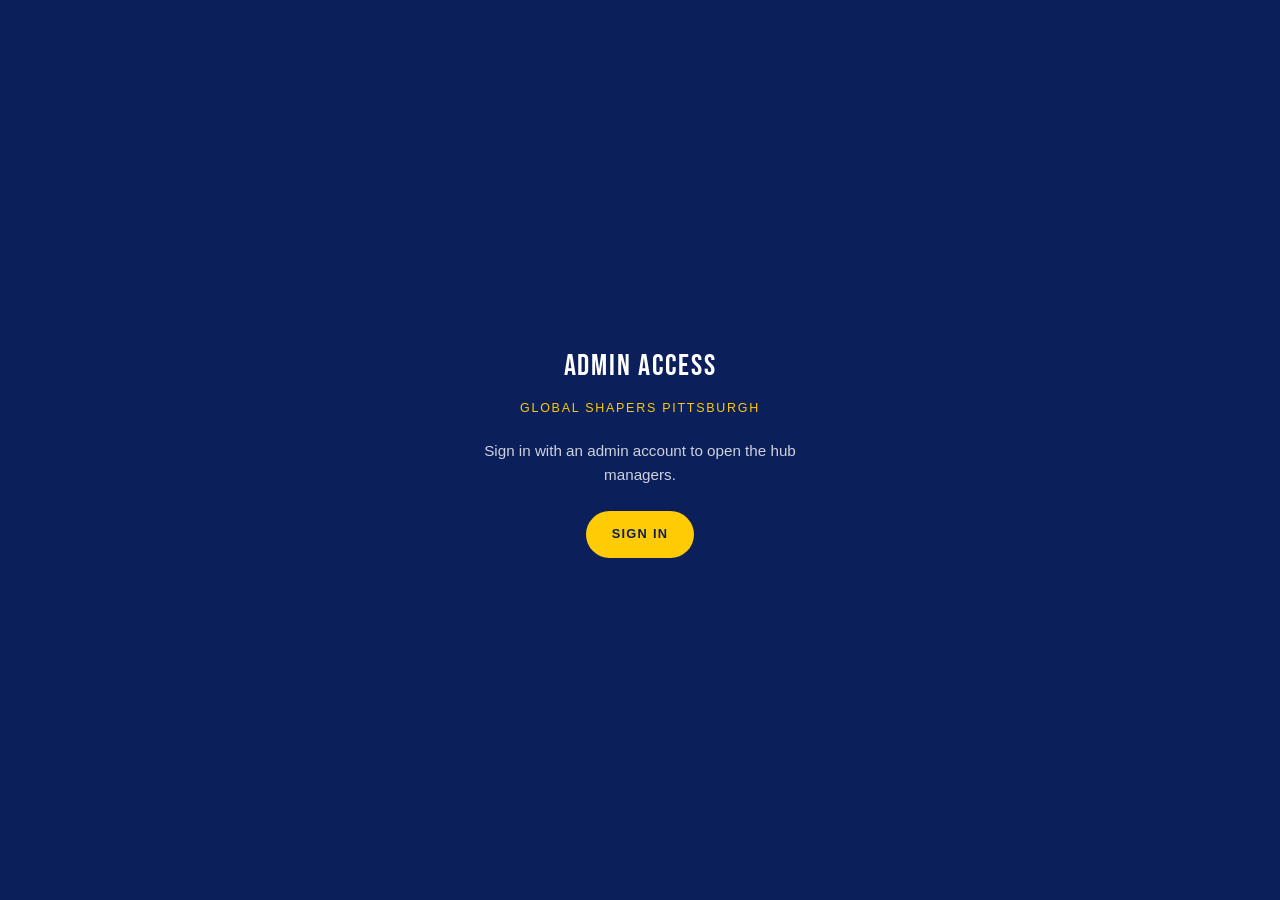
<file: admin/index.html>
<!DOCTYPE html>
<html lang="en">
<head>
<script src="gate.js"></script>
<meta charset="UTF-8">
<meta name="viewport" content="width=device-width, initial-scale=1.0">
<meta name="robots" content="noindex, nofollow">
<title>Admin · Global Shapers Pittsburgh</title>
<link rel="icon" type="image/png" href="../assets/favicon.png">
<link rel="preconnect" href="https://fonts.googleapis.com">
<link rel="preconnect" href="https://fonts.gstatic.com" crossorigin>
<link href="https://fonts.googleapis.com/css2?family=Bebas+Neue&family=DM+Sans:ital,opsz,wght@0,9..40,300;0,9..40,400;0,9..40,500;0,9..40,600;0,9..40,700&family=Space+Mono:wght@400;700&display=swap" rel="stylesheet">
<link rel="stylesheet" href="../assets/css/site.css">
<style>
  .admin-hero {
    background: linear-gradient(150deg, var(--navy) 0%, var(--navy-2) 100%);
    color: #fff; padding: 56px 0 52px; position: relative; overflow: hidden;
  }
  .admin-hero::before {
    content: ''; position: absolute; inset: 0; pointer-events: none;
    background: radial-gradient(ellipse 45% 60% at 85% 20%, rgba(26,79,255,0.45), transparent 65%);
  }
  .admin-hero .wrap { position: relative; z-index: 1; }
  .admin-hero .eyebrow { color: var(--gold); }
  .admin-hero h1 {
    font-family: var(--font-display); font-weight: 400;
    font-size: clamp(2.4rem, 5.5vw, 3.8rem); line-height: 0.95; letter-spacing: 0.02em;
  }
  .admin-hero p { color: rgba(255,255,255,0.78); margin-top: 14px; max-width: 56ch; }
  .admin-bar {
    display: flex; align-items: center; justify-content: space-between;
    gap: 14px; flex-wrap: wrap; margin-top: 26px;
  }
  .admin-who {
    font-family: var(--font-mono); font-size: 0.66rem; letter-spacing: 0.12em;
    text-transform: uppercase; color: rgba(255,255,255,0.66);
  }
  .tools { display: grid; grid-template-columns: repeat(3, minmax(0, 1fr)); gap: 20px; }
  .tool {
    background: var(--surface); border: 1px solid var(--line); border-radius: var(--radius);
    padding: 30px 28px; display: flex; flex-direction: column;
    transition: transform 0.22s var(--ease), box-shadow 0.22s var(--ease), border-color 0.22s var(--ease);
  }
  .tool:hover { transform: translateY(-4px); box-shadow: var(--shadow-md); border-color: var(--line-2); color: inherit; }
  .tool .t-icon { font-size: 1.6rem; margin-bottom: 14px; }
  .tool h2 { font-family: var(--font-display); font-weight: 400; font-size: 1.7rem; letter-spacing: 0.03em; color: var(--ink); margin-bottom: 8px; }
  .tool p { color: var(--slate); font-size: 0.93rem; line-height: 1.6; margin-bottom: 18px; flex: 1; }
  .tool .go { font-family: var(--font-mono); font-size: 0.68rem; letter-spacing: 0.1em; text-transform: uppercase; font-weight: 700; color: var(--blue); }
  @media (max-width: 960px) { .tools { grid-template-columns: 1fr 1fr; } }
  @media (max-width: 620px) { .tools { grid-template-columns: 1fr; } }
</style>
</head>
<body>

  <header class="admin-hero">
    <div class="wrap">
      <span class="eyebrow">Global Shapers · Admin</span>
      <h1>HUB MANAGERS</h1>
      <p>Everything on the public site is driven by JSON files in this repo. These tools edit them for you and commit the change with your GitHub token.</p>
      <div class="admin-bar">
        <span class="admin-who" id="admin-who"></span>
        <span style="display:flex;gap:10px;flex-wrap:wrap;">
          <a href="../index.html" class="btn btn-outline-light">Public site</a>
          <a href="../shapers.html" class="btn btn-outline-light">Members area</a>
          <button type="button" class="btn btn-gold" id="admin-signout">Sign out</button>
        </span>
      </div>
    </div>
  </header>

  <section class="band">
    <div class="wrap">
      <div class="tools">
        <a class="tool" href="photos.html">
          <span class="t-icon" aria-hidden="true">🖼️</span>
          <h2>Photos &amp; Team</h2>
          <p>Upload gallery photos, sort them into categories, and manage the hub roster with headshots and LinkedIn links.</p>
          <span class="go">Open manager →</span>
        </a>
        <a class="tool" href="events.html">
          <span class="t-icon" aria-hidden="true">📅</span>
          <h2>Events</h2>
          <p>Add, reorder, and retire the events shown in the "What's happening" block on the home page.</p>
          <span class="go">Open manager →</span>
        </a>
        <a class="tool" href="projects.html">
          <span class="t-icon" aria-hidden="true">🚀</span>
          <h2>Projects</h2>
          <p>Edit project cards, their metrics, status, and photos, and arrange the order they appear in.</p>
          <span class="go">Open manager →</span>
        </a>
        <a class="tool" href="calendar.html">
          <span class="t-icon" aria-hidden="true">🗓️</span>
          <h2>Calendar</h2>
          <p>The twelve-month roadmap on the members page — months, titles, highlight, and background image.</p>
          <span class="go">Open manager →</span>
        </a>
        <a class="tool" href="shapers.html">
          <span class="t-icon" aria-hidden="true">🔗</span>
          <h2>Member resources</h2>
          <p>The toolkit cards in the members area: governance, onboarding, finance, and their links.</p>
          <span class="go">Open manager →</span>
        </a>
        <a class="tool" href="culturepgh.html">
          <span class="t-icon" aria-hidden="true">🍽️</span>
          <h2>CulturePGH</h2>
          <p>The restaurant guide: add places, owner bios and food photos, schedule dinners, and set the Instagram handle.</p>
          <span class="go">Open manager →</span>
        </a>
      </div>
    </div>
  </section>

  <footer class="site-footer">
    <div class="foot-bottom" style="margin-top:0;border-top:none;">
      <span>© <span id="foot-year">2026</span> Global Shapers Pittsburgh Hub · Admin</span>
      <span>Logins are managed with tools/make-member.py</span>
    </div>
  </footer>

  <script>
    document.getElementById('foot-year').textContent = new Date().getFullYear();
    window.addEventListener('DOMContentLoaded', function () {
      // gate.js loads auth.js for us; it is present by the time the page shows.
      var s = window.GSAuth && window.GSAuth.session();
      if (s) document.getElementById('admin-who').textContent = 'Signed in · ' + (s.name || s.user);
      document.getElementById('admin-signout').addEventListener('click', function () {
        window.GSAuth.signOut();
        window.location.href = '../shapers.html';
      });
    });
  </script>
</body>
</html>
</file>
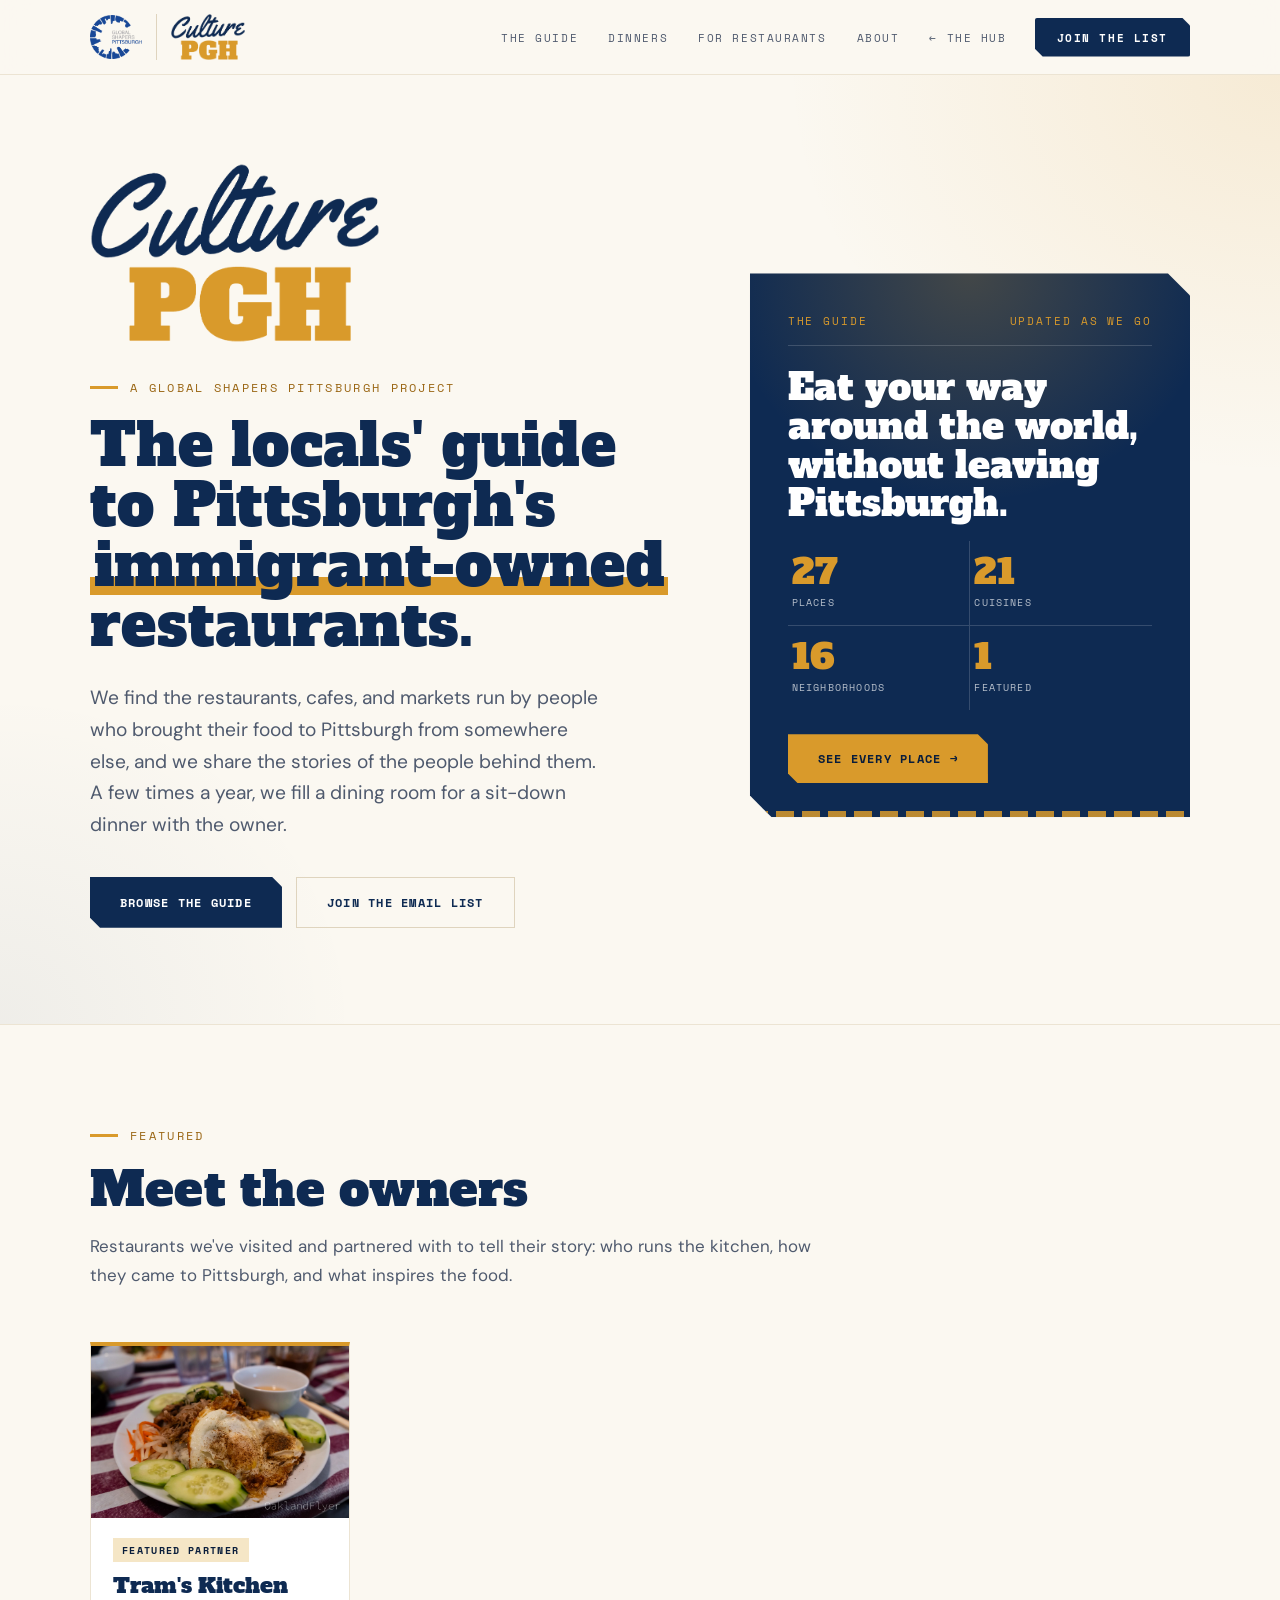
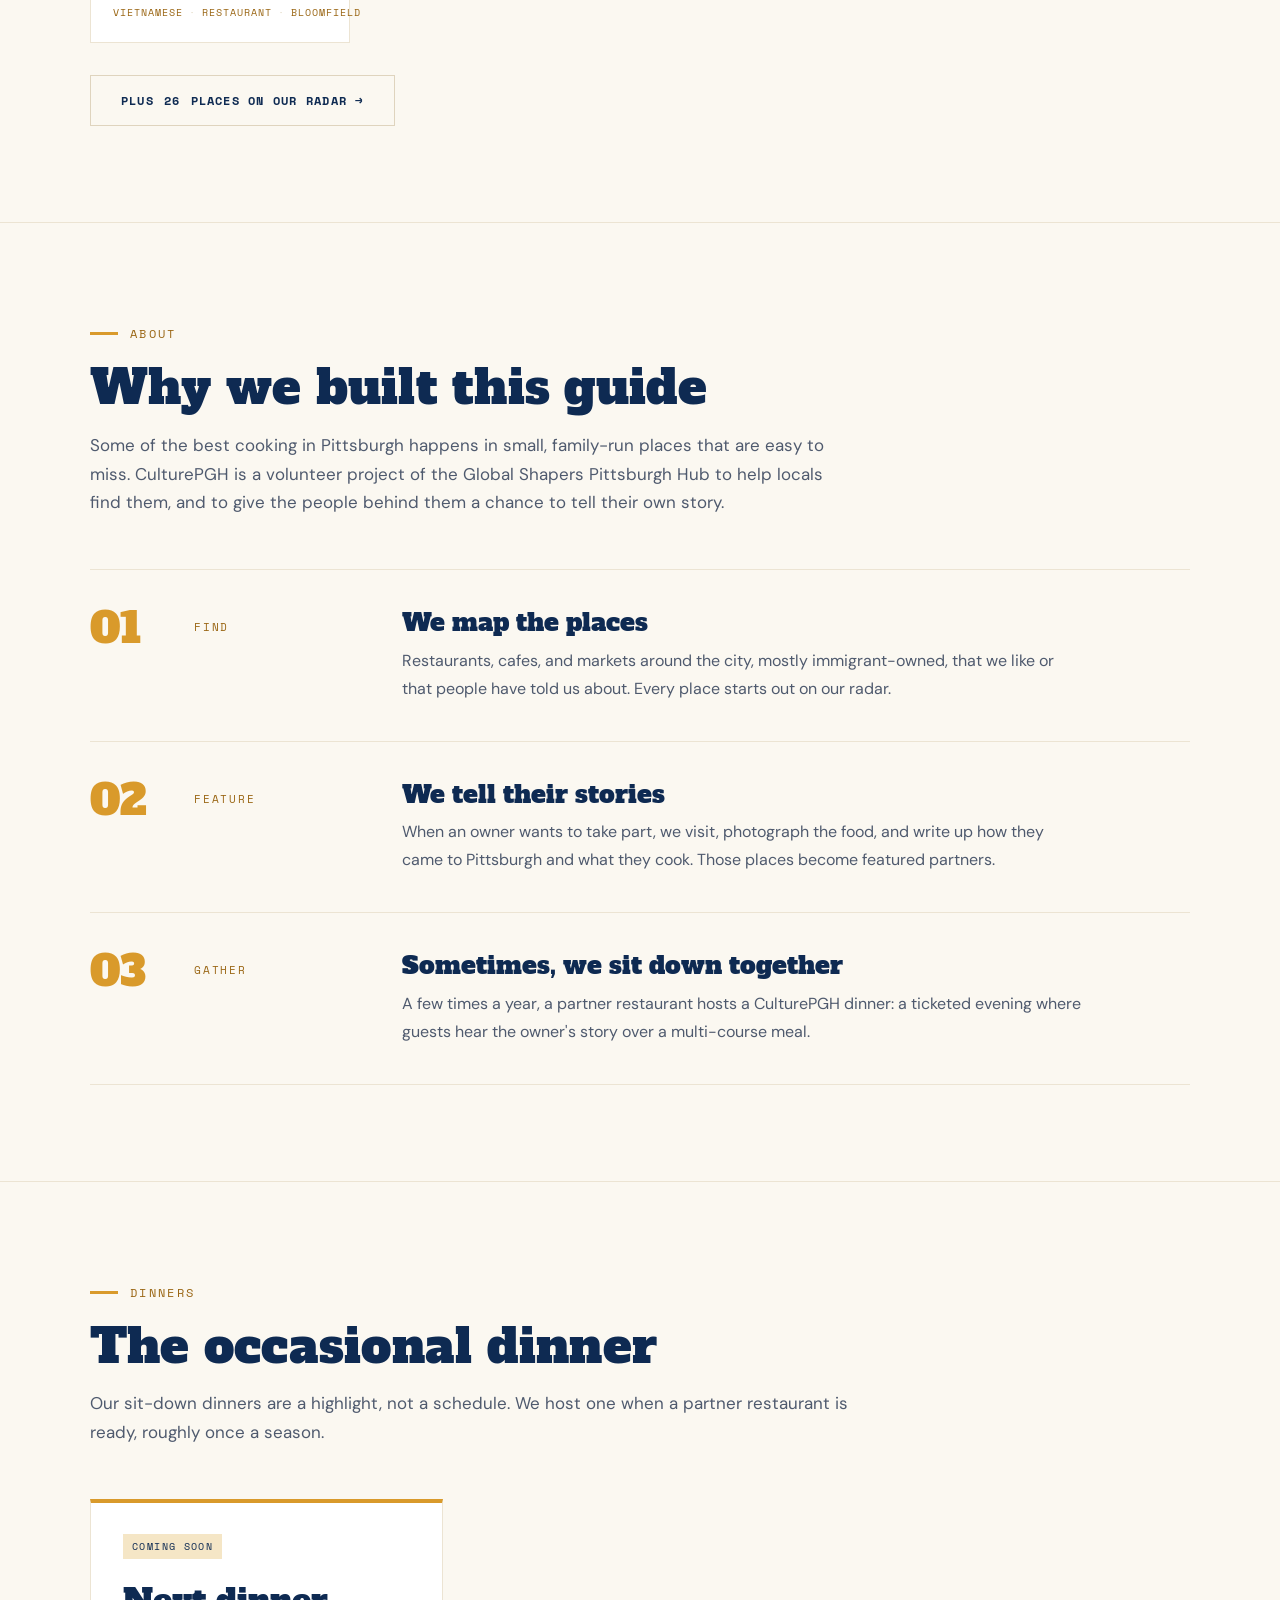
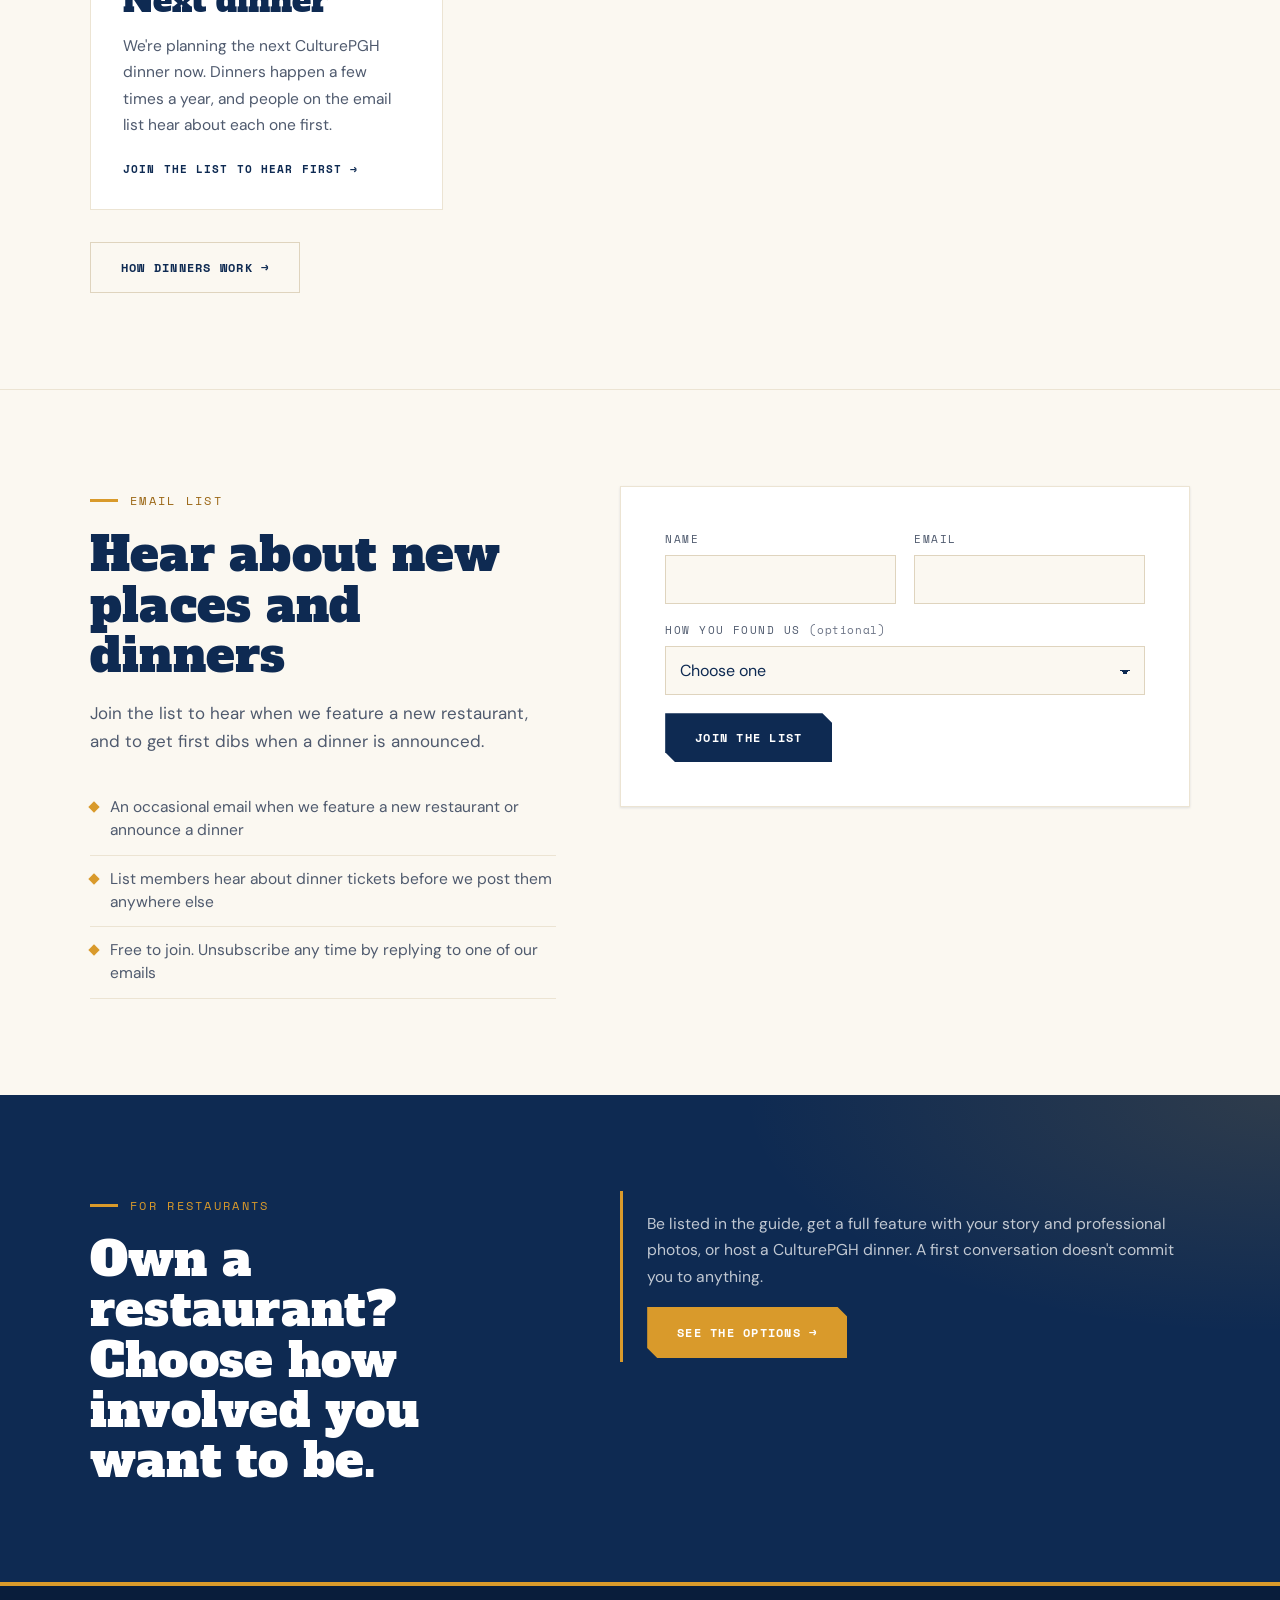
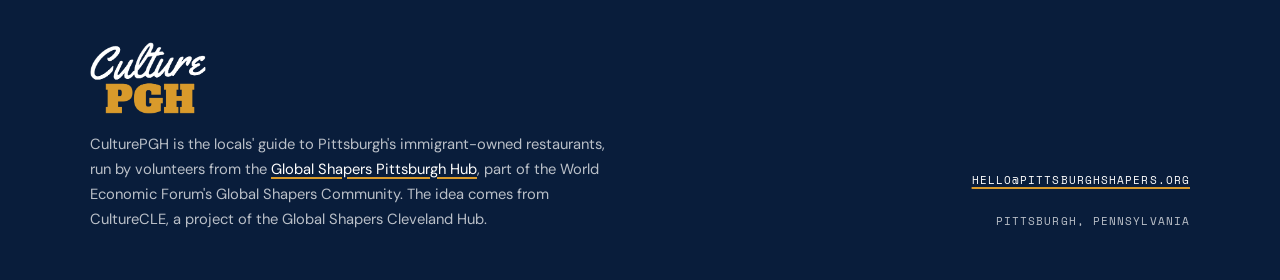
<file: culturepgh/index.html>
<!DOCTYPE html>
<html lang="en">
<head>
<meta charset="UTF-8">
<meta name="viewport" content="width=device-width, initial-scale=1.0">
<title>CulturePGH · The Locals' Guide to Immigrant-Owned Restaurants</title>
<meta name="description" content="CulturePGH is the locals' guide to Pittsburgh's immigrant-owned restaurants, with the stories of the people behind the food and an occasional sit-down dinner. A Global Shapers Pittsburgh project.">
<meta name="theme-color" content="#0E2A52">
<link rel="canonical" href="https://pittsburghshapers.org/culturepgh/">
<link rel="icon" type="image/png" href="../assets/favicon.png">
<link rel="apple-touch-icon" href="../assets/gs-pittsburgh-mark.png">
<meta property="og:title" content="CulturePGH · The Locals' Guide to Immigrant-Owned Restaurants">
<meta property="og:description" content="CulturePGH is the locals' guide to Pittsburgh's immigrant-owned restaurants, with the stories of the people behind the food and an occasional sit-down dinner. A Global Shapers Pittsburgh project.">
<meta property="og:image" content="https://pittsburghshapers.org/assets/culturepgh-logo.png">
<link rel="preconnect" href="https://fonts.googleapis.com">
<link rel="preconnect" href="https://fonts.gstatic.com" crossorigin>
<link href="https://fonts.googleapis.com/css2?family=Alfa+Slab+One&family=DM+Sans:ital,opsz,wght@0,9..40,300;0,9..40,400;0,9..40,500;0,9..40,600;0,9..40,700&family=Space+Mono:wght@400;700&display=swap" rel="stylesheet">
<link rel="stylesheet" href="culturepgh.css">
<script src="culturepgh.js" defer></script>
</head>
<body data-page="home">
  <a class="skip" href="#main">Skip to content</a>

  <nav id="top" aria-label="CulturePGH">
    <div class="nav-inner">
      <a href="index.html" class="wordmark" aria-label="CulturePGH home">
        <img class="mark" src="../assets/global-shapers-pittsburgh-logo.png" alt="">
        <img class="lockup" src="../assets/culturepgh-logo.png" alt="CulturePGH" width="737" height="458">
      </a>
      <button class="nav-toggle" type="button" aria-label="Toggle navigation menu" aria-expanded="false" aria-controls="nav-links">
        <span></span><span></span><span></span>
      </button>
      <div class="nav-links" id="nav-links">
        <a href="restaurants/">The Guide</a>
        <a href="dinners/">Dinners</a>
        <a href="for-restaurants/">For Restaurants</a>
        <a href="#about">About</a>
        <a href="../index.html">&larr; The Hub</a>
        <a href="#signup" class="nav-cta">Join the List</a>
      </div>
    </div>
  </nav>

  <main id="main">

  <header class="hero">
    <div class="hero-grid">
      <div>
        <img class="hero-logo" src="../assets/culturepgh-logo.png" alt="CulturePGH" width="737" height="458">
        <span class="eyebrow">A Global Shapers Pittsburgh Project</span>
        <h1>The locals' guide to Pittsburgh's <span class="hl">immigrant-owned</span> restaurants.</h1>
        <p class="lead">We find the restaurants, cafes, and markets run by people who brought their food to Pittsburgh from somewhere else, and we share the stories of the people behind them. A few times a year, we fill a dining room for a sit-down dinner with the owner.</p>
        <div class="hero-actions">
          <a href="restaurants/" class="btn btn-primary">Browse the Guide</a>
          <a href="#signup" class="btn btn-ghost">Join the Email List</a>
        </div>
      </div>

      <div class="menu-card reveal">
        <div class="kicker"><span>The Guide</span><span>Updated as we go</span></div>
        <h2>Eat your way around the world, without leaving Pittsburgh.</h2>
        <div class="stats" id="guide-stats" aria-live="polite"></div>
        <a href="restaurants/" class="btn btn-gold">See every place &rarr;</a>
      </div>
    </div>
  </header>

  <section id="featured">
    <div class="wrap">
      <div class="sec-head">
        <div class="sec-label">Featured</div>
        <h2 class="sec-title">Meet the owners</h2>
        <p class="sec-intro">Restaurants we've visited and partnered with to tell their story: who runs the kitchen, how they came to Pittsburgh, and what inspires the food.</p>
      </div>
      <div id="featured-list"><p class="dir-count">Loading the guide…</p></div>
      <p class="more-link"><a class="btn btn-ghost" href="restaurants/">Plus <span id="radar-count">more</span> places on our radar &rarr;</a></p>
    </div>
  </section>

  <section id="about">
    <div class="wrap">
      <div class="sec-head">
        <div class="sec-label">About</div>
        <h2 class="sec-title">Why we built this guide</h2>
        <p class="sec-intro">Some of the best cooking in Pittsburgh happens in small, family-run places that are easy to miss. CulturePGH is a volunteer project of the Global Shapers Pittsburgh Hub to help locals find them, and to give the people behind them a chance to tell their own story.</p>
      </div>

      <div class="courses">
        <div class="course reveal">
          <div class="no">Find</div>
          <div>
            <h3>We map the places</h3>
            <p>Restaurants, cafes, and markets around the city, mostly immigrant-owned, that we like or that people have told us about. Every place starts out on our radar.</p>
          </div>
        </div>
        <div class="course reveal">
          <div class="no">Feature</div>
          <div>
            <h3>We tell their stories</h3>
            <p>When an owner wants to take part, we visit, photograph the food, and write up how they came to Pittsburgh and what they cook. Those places become featured partners.</p>
          </div>
        </div>
        <div class="course reveal">
          <div class="no">Gather</div>
          <div>
            <h3>Sometimes, we sit down together</h3>
            <p>A few times a year, a partner restaurant hosts a CulturePGH dinner: a ticketed evening where guests hear the owner's story over a multi-course meal.</p>
          </div>
        </div>
      </div>
    </div>
  </section>

  <section id="dinners">
    <div class="wrap">
      <div class="sec-head">
        <div class="sec-label">Dinners</div>
        <h2 class="sec-title">The occasional dinner</h2>
        <p class="sec-intro">Our sit-down dinners are a highlight, not a schedule. We host one when a partner restaurant is ready, roughly once a season.</p>
      </div>
      <div class="dinner-list" id="next-dinner"></div>
      <p class="more-link"><a class="btn btn-ghost" href="dinners/">How dinners work &rarr;</a></p>
    </div>
  </section>

  <section id="signup">
    <div class="wrap">
      <div class="form-grid">
        <div>
          <div class="eyebrow">Email List</div>
          <h2 class="sec-title">Hear about new places and dinners</h2>
          <p class="sec-intro">Join the list to hear when we feature a new restaurant, and to get first dibs when a dinner is announced.</p>
          <ul class="form-points">
            <li>An occasional email when we feature a new restaurant or announce a dinner</li>
            <li>List members hear about dinner tickets before we post them anywhere else</li>
            <li>Free to join. Unsubscribe any time by replying to one of our emails</li>
          </ul>
        </div>

        <div class="form">
          <form id="signupForm" data-form="signup" action="https://formsubmit.co/hello@pittsburghshapers.org" method="POST" novalidate>
            <input type="hidden" name="_subject" value="CulturePGH · New list signup">
            <input type="hidden" name="_template" value="table">
            <input type="hidden" name="_next" value="https://pittsburghshapers.org/culturepgh/?sent=signup#signup">
            <input type="hidden" name="form" value="Email list">
            <div class="hp" aria-hidden="true"><label for="r-hp">Leave this empty</label><input id="r-hp" type="text" name="_honey" tabindex="-1" autocomplete="off"></div>
            <div class="two">
              <div class="field">
                <label for="r-name">Name</label>
                <input id="r-name" name="name" type="text" autocomplete="name" required maxlength="120">
                <div class="err" id="r-name-err">Please add your name.</div>
              </div>
              <div class="field">
                <label for="r-email">Email</label>
                <input id="r-email" name="email" type="email" autocomplete="email" required maxlength="160">
                <div class="err" id="r-email-err">Please enter a valid email.</div>
              </div>
            </div>
            <div class="field">
              <label for="r-tie">How You Found Us <span class="opt">(optional)</span></label>
              <select id="r-tie" name="connection">
                <option value="">Choose one</option>
                <option>Global Shapers</option>
                <option>A friend</option>
                <option>A restaurant</option>
                <option>Social media</option>
                <option>Somewhere else</option>
              </select>
            </div>
            <div class="form-actions">
              <button class="btn btn-primary" type="submit"><span class="spin" aria-hidden="true"></span><span class="lbl">Join the List</span></button>
            </div>
            <div class="form-status" role="alert"></div>
          </form>
          <div class="ok hidden" tabindex="-1" data-ok="signup">
            <strong>You're on the list.</strong>
            We'll email you when we feature a new restaurant or open tickets for a dinner.
          </div>
        </div>
      </div>
    </div>
  </section>

  <section class="partners" id="for-restaurants">
    <div class="wrap">
      <div class="form-grid">
        <div>
          <div class="eyebrow">For Restaurants</div>
          <h2 class="sec-title">Own a restaurant? Choose how involved you want to be.</h2>
        </div>
        <div class="host-aside">
          <p>Be listed in the guide, get a full feature with your story and professional photos, or host a CulturePGH dinner. A first conversation doesn't commit you to anything.</p>
          <p><a class="btn btn-gold" href="for-restaurants/">See the options &rarr;</a></p>
        </div>
      </div>
    </div>
  </section>
  </main>

  <footer>
    <div class="foot-inner">
      <div class="foot-brand">
        <img class="lockup" src="../assets/culturepgh-logo-light.png" alt="CulturePGH" width="737" height="458" loading="lazy">
        CulturePGH is the locals' guide to Pittsburgh's immigrant-owned restaurants, run by volunteers from the <a href="../index.html">Global Shapers Pittsburgh Hub</a>, part of the World Economic Forum's Global Shapers Community. The idea comes from CultureCLE, a project of the Global Shapers Cleveland Hub.
      </div>
      <div class="foot-note">
        <a href="mailto:hello@pittsburghshapers.org">hello@pittsburghshapers.org</a><br>
        <a class="social-link" data-instagram href="#" hidden target="_blank" rel="noopener">Instagram</a><br>
        Pittsburgh, Pennsylvania
      </div>
    </div>
  </footer>
</body>
</html>
</file>
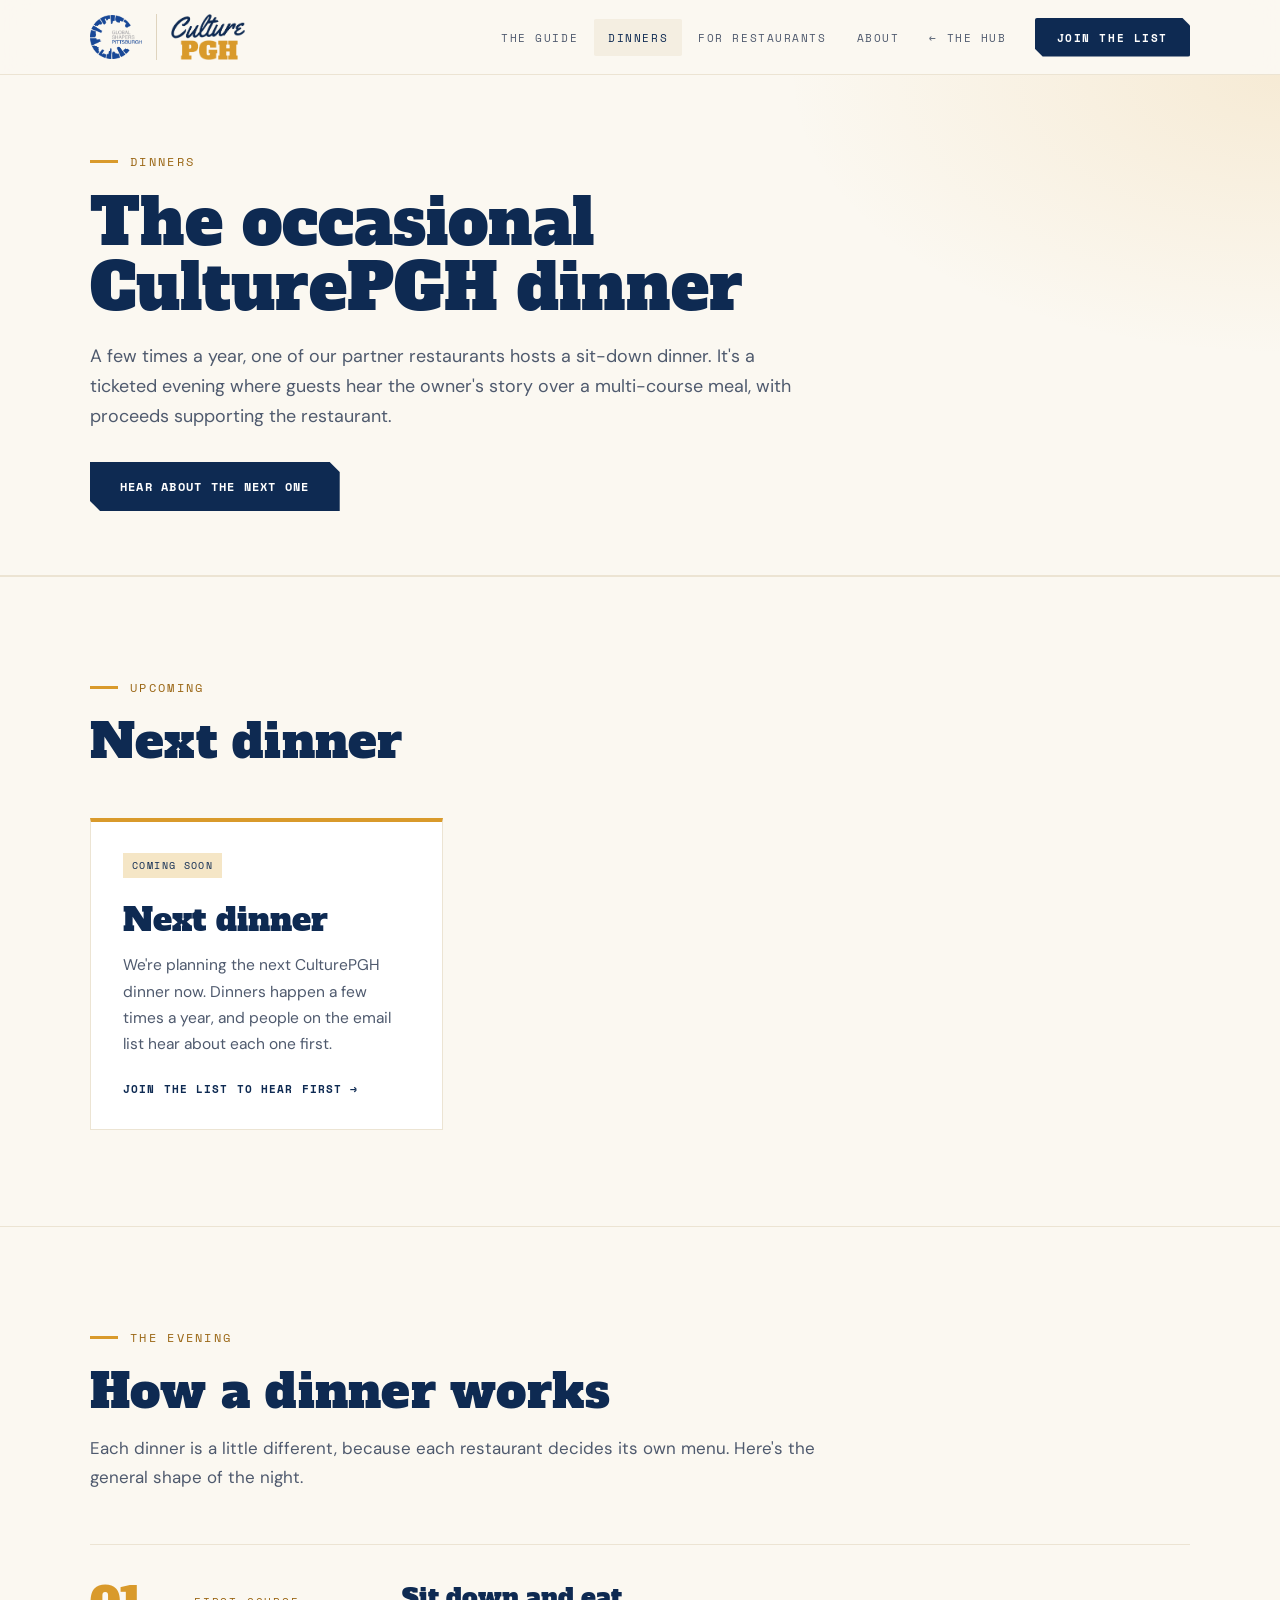
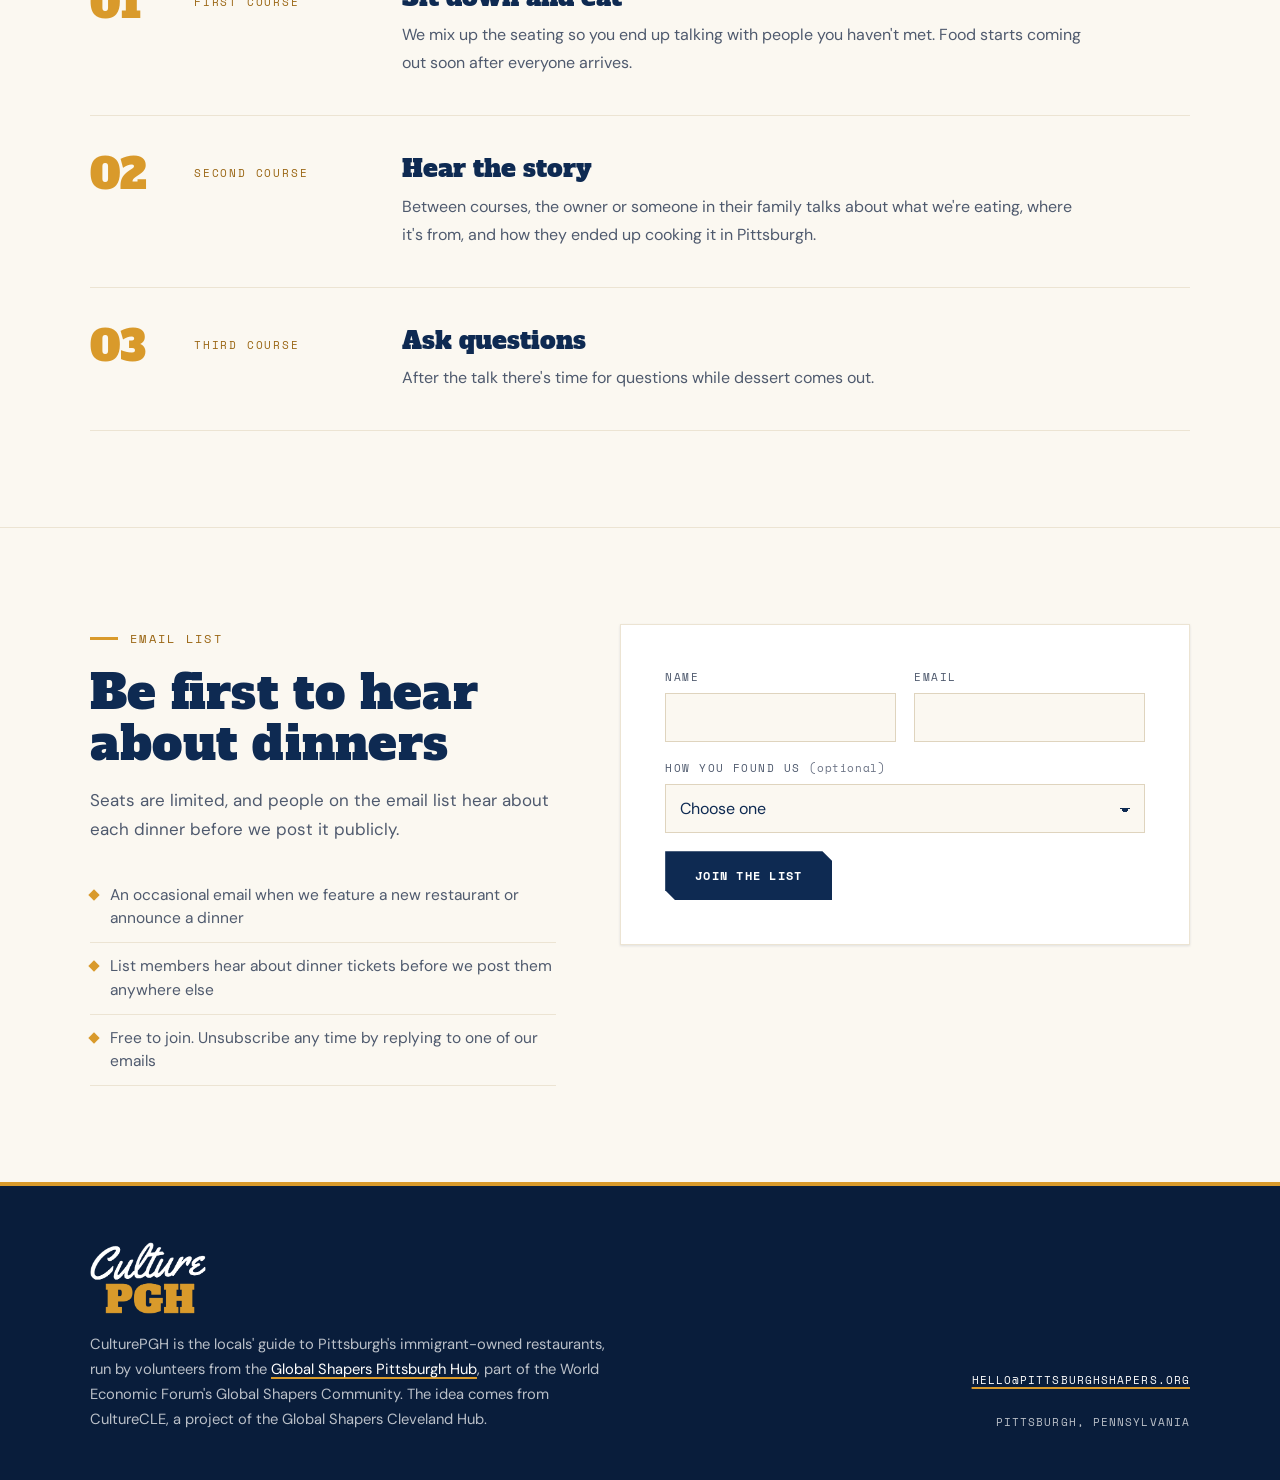
<file: culturepgh/dinners/index.html>
<!DOCTYPE html>
<html lang="en">
<head>
<meta charset="UTF-8">
<meta name="viewport" content="width=device-width, initial-scale=1.0">
<title>Dinners · CulturePGH</title>
<meta name="description" content="CulturePGH dinners: an occasional ticketed evening at a Pittsburgh immigrant-owned restaurant where guests hear the owner's story over a multi-course meal.">
<meta name="theme-color" content="#0E2A52">
<link rel="canonical" href="https://pittsburghshapers.org/culturepgh/dinners/">
<link rel="icon" type="image/png" href="../../assets/favicon.png">
<link rel="apple-touch-icon" href="../../assets/gs-pittsburgh-mark.png">
<meta property="og:title" content="Dinners · CulturePGH">
<meta property="og:description" content="CulturePGH dinners: an occasional ticketed evening at a Pittsburgh immigrant-owned restaurant where guests hear the owner's story over a multi-course meal.">
<meta property="og:image" content="https://pittsburghshapers.org/assets/culturepgh-logo.png">
<link rel="preconnect" href="https://fonts.googleapis.com">
<link rel="preconnect" href="https://fonts.gstatic.com" crossorigin>
<link href="https://fonts.googleapis.com/css2?family=Alfa+Slab+One&family=DM+Sans:ital,opsz,wght@0,9..40,300;0,9..40,400;0,9..40,500;0,9..40,600;0,9..40,700&family=Space+Mono:wght@400;700&display=swap" rel="stylesheet">
<link rel="stylesheet" href="../culturepgh.css">
<script src="../culturepgh.js" defer></script>
</head>
<body data-page="dinners">
  <a class="skip" href="#main">Skip to content</a>

  <nav id="top" aria-label="CulturePGH">
    <div class="nav-inner">
      <a href="../index.html" class="wordmark" aria-label="CulturePGH home">
        <img class="mark" src="../../assets/global-shapers-pittsburgh-logo.png" alt="">
        <img class="lockup" src="../../assets/culturepgh-logo.png" alt="CulturePGH" width="737" height="458">
      </a>
      <button class="nav-toggle" type="button" aria-label="Toggle navigation menu" aria-expanded="false" aria-controls="nav-links">
        <span></span><span></span><span></span>
      </button>
      <div class="nav-links" id="nav-links">
        <a href="../restaurants/">The Guide</a>
        <a href="../dinners/" aria-current="page">Dinners</a>
        <a href="../for-restaurants/">For Restaurants</a>
        <a href="../index.html#about">About</a>
        <a href="../../index.html">&larr; The Hub</a>
        <a href="#signup" class="nav-cta">Join the List</a>
      </div>
    </div>
  </nav>

  <main id="main">

  <header class="page-head">
    <div class="wrap">
      <div class="eyebrow">Dinners</div>
      <h1>The occasional CulturePGH dinner</h1>
      <p class="lead">A few times a year, one of our partner restaurants hosts a sit-down dinner. It's a ticketed evening where guests hear the owner's story over a multi-course meal, with proceeds supporting the restaurant.</p>
      <div class="hero-actions"><a class="btn btn-primary" href="#signup">Hear about the next one</a></div>
    </div>
  </header>

  <section id="upcoming">
    <div class="wrap">
      <div class="sec-head">
        <div class="sec-label">Upcoming</div>
        <h2 class="sec-title">Next dinner</h2>
      </div>
      <div class="dinner-list" id="dinner-list" aria-live="polite"></div>
    </div>
  </section>

  <section id="how">
    <div class="wrap">
      <div class="sec-head">
        <div class="sec-label">The Evening</div>
        <h2 class="sec-title">How a dinner works</h2>
        <p class="sec-intro">Each dinner is a little different, because each restaurant decides its own menu. Here's the general shape of the night.</p>
      </div>
      <div class="courses">
        <div class="course reveal">
          <div class="no">First Course</div>
          <div>
            <h3>Sit down and eat</h3>
            <p>We mix up the seating so you end up talking with people you haven't met. Food starts coming out soon after everyone arrives.</p>
          </div>
        </div>
        <div class="course reveal">
          <div class="no">Second Course</div>
          <div>
            <h3>Hear the story</h3>
            <p>Between courses, the owner or someone in their family talks about what we're eating, where it's from, and how they ended up cooking it in Pittsburgh.</p>
          </div>
        </div>
        <div class="course reveal">
          <div class="no">Third Course</div>
          <div>
            <h3>Ask questions</h3>
            <p>After the talk there's time for questions while dessert comes out.</p>
          </div>
        </div>
      </div>
    </div>
  </section>

  <section id="past" hidden>
    <div class="wrap">
      <div class="sec-head">
        <div class="sec-label">Past Dinners</div>
        <h2 class="sec-title">Where we've been</h2>
      </div>
      <div class="dinner-list" id="past-list"></div>
    </div>
  </section>

  <section id="signup">
    <div class="wrap">
      <div class="form-grid">
        <div>
          <div class="eyebrow">Email List</div>
          <h2 class="sec-title">Be first to hear about dinners</h2>
          <p class="sec-intro">Seats are limited, and people on the email list hear about each dinner before we post it publicly.</p>
          <ul class="form-points">
            <li>An occasional email when we feature a new restaurant or announce a dinner</li>
            <li>List members hear about dinner tickets before we post them anywhere else</li>
            <li>Free to join. Unsubscribe any time by replying to one of our emails</li>
          </ul>
        </div>

        <div class="form">
          <form id="signupForm" data-form="signup" action="https://formsubmit.co/hello@pittsburghshapers.org" method="POST" novalidate>
            <input type="hidden" name="_subject" value="CulturePGH · New list signup">
            <input type="hidden" name="_template" value="table">
            <input type="hidden" name="_next" value="https://pittsburghshapers.org/culturepgh/dinners/?sent=signup#signup">
            <input type="hidden" name="form" value="Email list">
            <div class="hp" aria-hidden="true"><label for="r-hp">Leave this empty</label><input id="r-hp" type="text" name="_honey" tabindex="-1" autocomplete="off"></div>
            <div class="two">
              <div class="field">
                <label for="r-name">Name</label>
                <input id="r-name" name="name" type="text" autocomplete="name" required maxlength="120">
                <div class="err" id="r-name-err">Please add your name.</div>
              </div>
              <div class="field">
                <label for="r-email">Email</label>
                <input id="r-email" name="email" type="email" autocomplete="email" required maxlength="160">
                <div class="err" id="r-email-err">Please enter a valid email.</div>
              </div>
            </div>
            <div class="field">
              <label for="r-tie">How You Found Us <span class="opt">(optional)</span></label>
              <select id="r-tie" name="connection">
                <option value="">Choose one</option>
                <option>Global Shapers</option>
                <option>A friend</option>
                <option>A restaurant</option>
                <option>Social media</option>
                <option>Somewhere else</option>
              </select>
            </div>
            <div class="form-actions">
              <button class="btn btn-primary" type="submit"><span class="spin" aria-hidden="true"></span><span class="lbl">Join the List</span></button>
            </div>
            <div class="form-status" role="alert"></div>
          </form>
          <div class="ok hidden" tabindex="-1" data-ok="signup">
            <strong>You're on the list.</strong>
            We'll email you when we feature a new restaurant or open tickets for a dinner.
          </div>
        </div>
      </div>
    </div>
  </section>
  </main>

  <footer>
    <div class="foot-inner">
      <div class="foot-brand">
        <img class="lockup" src="../../assets/culturepgh-logo-light.png" alt="CulturePGH" width="737" height="458" loading="lazy">
        CulturePGH is the locals' guide to Pittsburgh's immigrant-owned restaurants, run by volunteers from the <a href="../../index.html">Global Shapers Pittsburgh Hub</a>, part of the World Economic Forum's Global Shapers Community. The idea comes from CultureCLE, a project of the Global Shapers Cleveland Hub.
      </div>
      <div class="foot-note">
        <a href="mailto:hello@pittsburghshapers.org">hello@pittsburghshapers.org</a><br>
        <a class="social-link" data-instagram href="#" hidden target="_blank" rel="noopener">Instagram</a><br>
        Pittsburgh, Pennsylvania
      </div>
    </div>
  </footer>
</body>
</html>
</file>
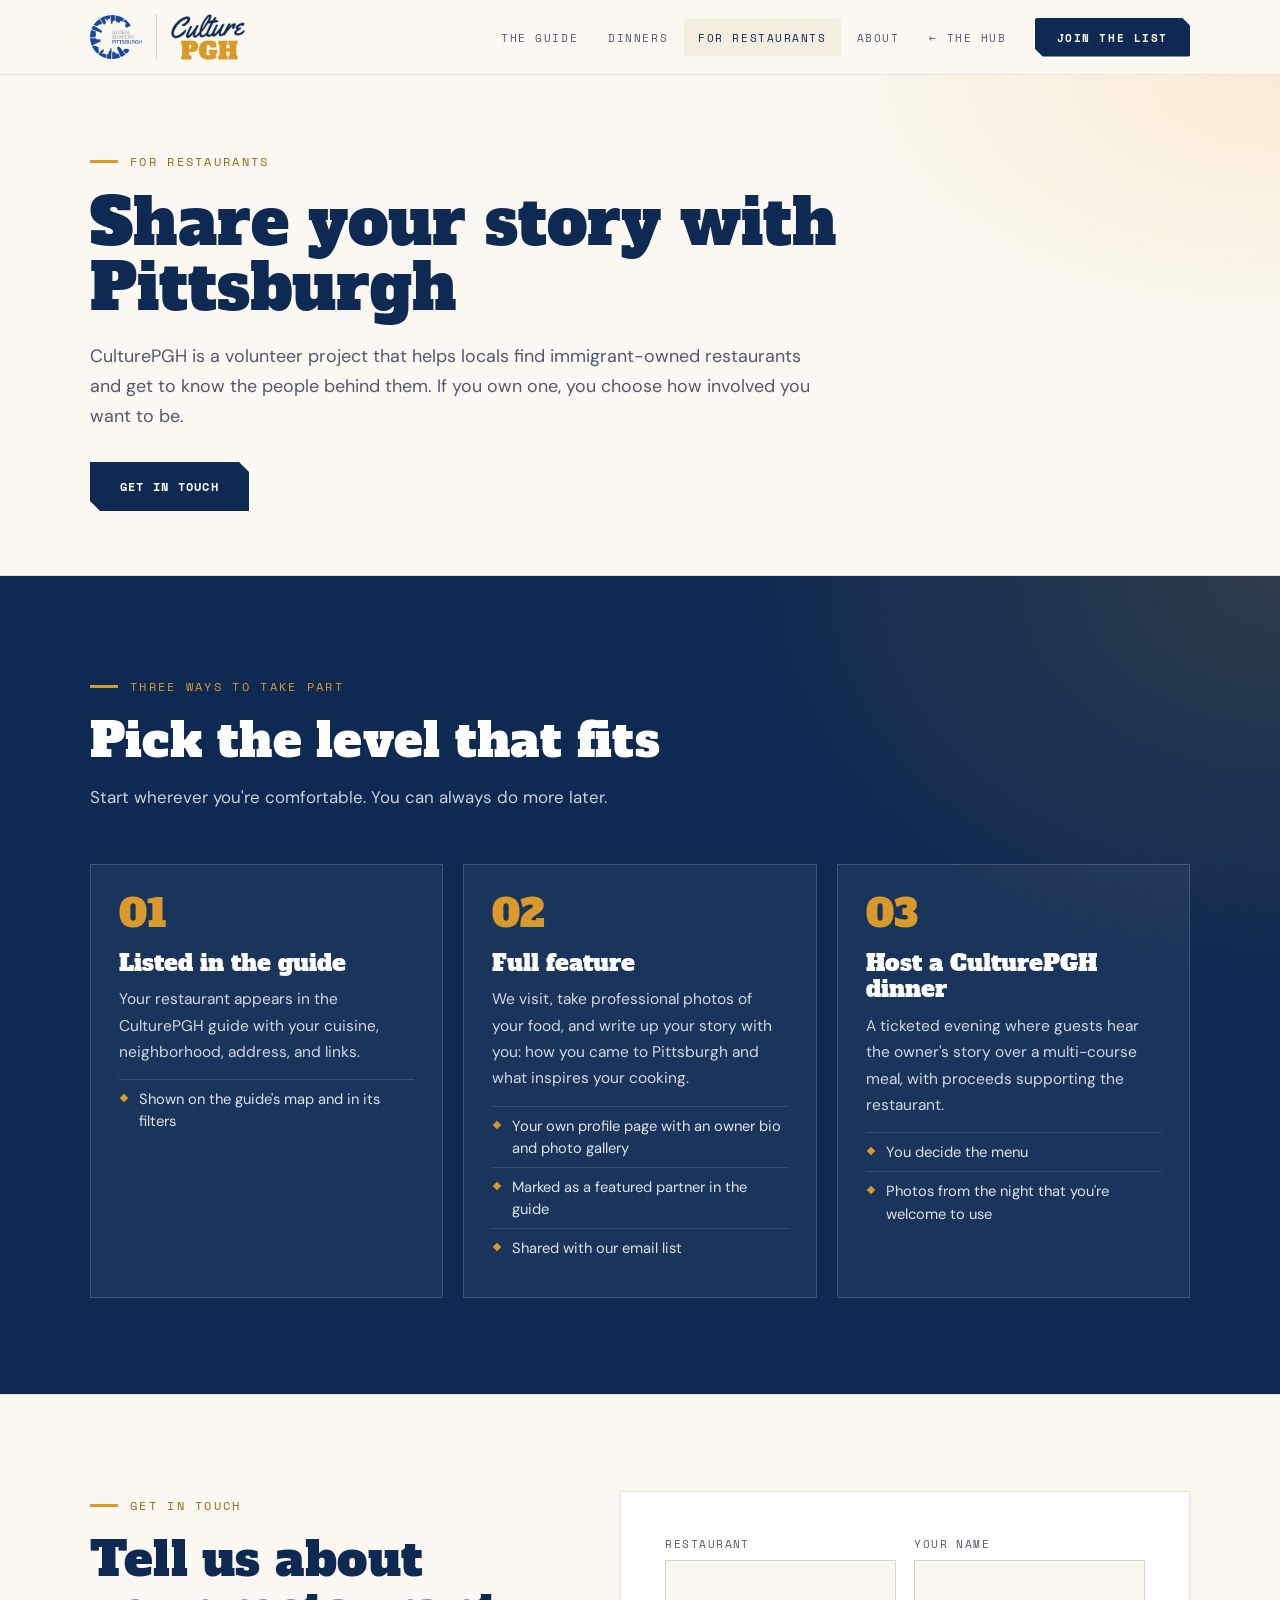
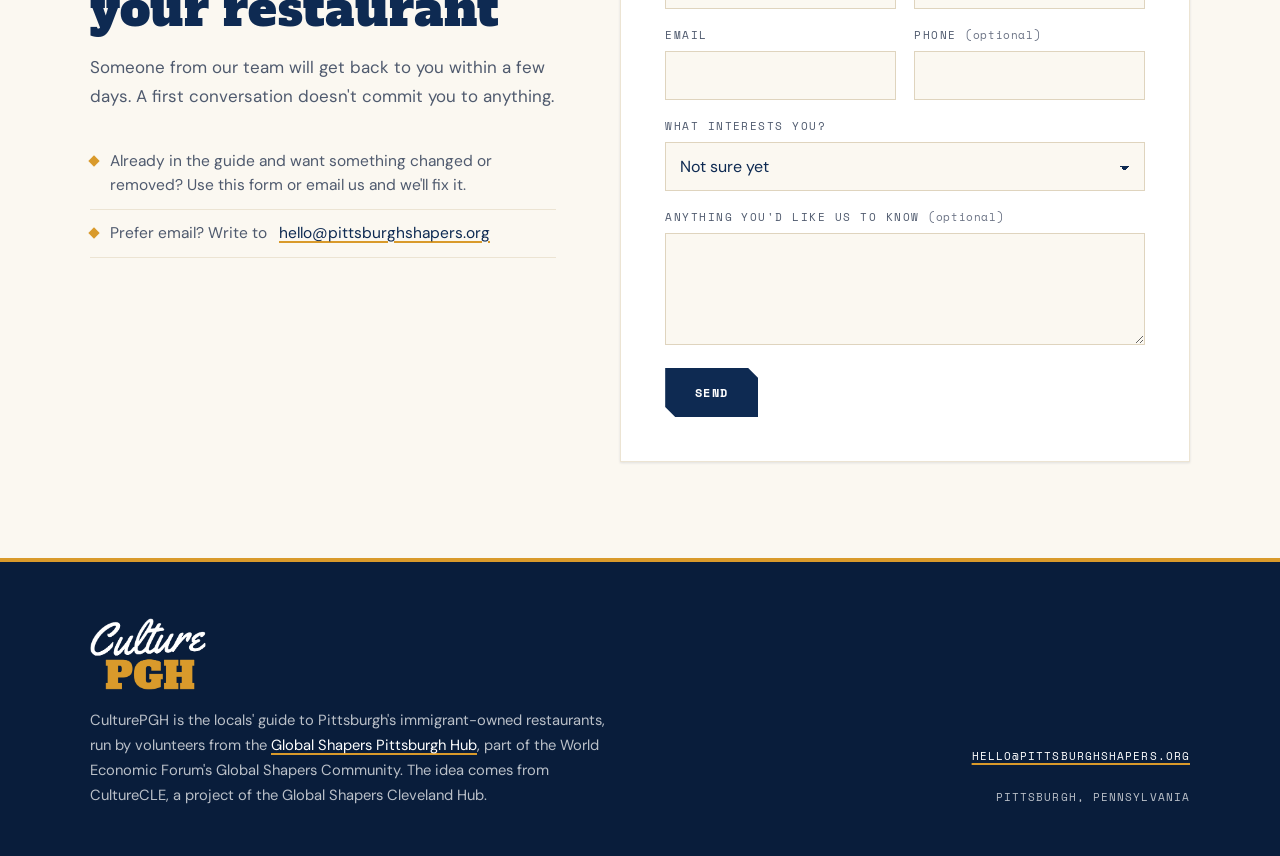
<file: culturepgh/for-restaurants/index.html>
<!DOCTYPE html>
<html lang="en">
<head>
<meta charset="UTF-8">
<meta name="viewport" content="width=device-width, initial-scale=1.0">
<title>For Restaurants · CulturePGH</title>
<meta name="description" content="Own a Pittsburgh restaurant? Be listed in the CulturePGH guide, get a full feature with your story and photos, or host a CulturePGH dinner.">
<meta name="theme-color" content="#0E2A52">
<link rel="canonical" href="https://pittsburghshapers.org/culturepgh/for-restaurants/">
<link rel="icon" type="image/png" href="../../assets/favicon.png">
<link rel="apple-touch-icon" href="../../assets/gs-pittsburgh-mark.png">
<meta property="og:title" content="For Restaurants · CulturePGH">
<meta property="og:description" content="Own a Pittsburgh restaurant? Be listed in the CulturePGH guide, get a full feature with your story and photos, or host a CulturePGH dinner.">
<meta property="og:image" content="https://pittsburghshapers.org/assets/culturepgh-logo.png">
<link rel="preconnect" href="https://fonts.googleapis.com">
<link rel="preconnect" href="https://fonts.gstatic.com" crossorigin>
<link href="https://fonts.googleapis.com/css2?family=Alfa+Slab+One&family=DM+Sans:ital,opsz,wght@0,9..40,300;0,9..40,400;0,9..40,500;0,9..40,600;0,9..40,700&family=Space+Mono:wght@400;700&display=swap" rel="stylesheet">
<link rel="stylesheet" href="../culturepgh.css">
<script src="../culturepgh.js" defer></script>
</head>
<body data-page="partners">
  <a class="skip" href="#main">Skip to content</a>

  <nav id="top" aria-label="CulturePGH">
    <div class="nav-inner">
      <a href="../index.html" class="wordmark" aria-label="CulturePGH home">
        <img class="mark" src="../../assets/global-shapers-pittsburgh-logo.png" alt="">
        <img class="lockup" src="../../assets/culturepgh-logo.png" alt="CulturePGH" width="737" height="458">
      </a>
      <button class="nav-toggle" type="button" aria-label="Toggle navigation menu" aria-expanded="false" aria-controls="nav-links">
        <span></span><span></span><span></span>
      </button>
      <div class="nav-links" id="nav-links">
        <a href="../restaurants/">The Guide</a>
        <a href="../dinners/">Dinners</a>
        <a href="../for-restaurants/" aria-current="page">For Restaurants</a>
        <a href="../index.html#about">About</a>
        <a href="../../index.html">&larr; The Hub</a>
        <a href="../index.html#signup" class="nav-cta">Join the List</a>
      </div>
    </div>
  </nav>

  <main id="main">

  <header class="page-head">
    <div class="wrap">
      <div class="eyebrow">For Restaurants</div>
      <h1>Share your story with Pittsburgh</h1>
      <p class="lead">CulturePGH is a volunteer project that helps locals find immigrant-owned restaurants and get to know the people behind them. If you own one, you choose how involved you want to be.</p>
      <div class="hero-actions"><a class="btn btn-primary" href="#contact">Get in touch</a></div>
    </div>
  </header>

  <section id="tiers" class="partners">
    <div class="wrap">
      <div class="sec-head">
        <div class="eyebrow">Three Ways to Take Part</div>
        <h2 class="sec-title">Pick the level that fits</h2>
        <p class="sec-intro">Start wherever you're comfortable. You can always do more later.</p>
      </div>
      <ol class="tiers" role="list">
        <li class="tier reveal">
          <h3>Listed in the guide</h3>
          <p>Your restaurant appears in the CulturePGH guide with your cuisine, neighborhood, address, and links.</p>
          <ul>
            <li>Shown on the guide's map and in its filters</li>
          </ul>
        </li>
        <li class="tier reveal">
          <h3>Full feature</h3>
          <p>We visit, take professional photos of your food, and write up your story with you: how you came to Pittsburgh and what inspires your cooking.</p>
          <ul>
            <li>Your own profile page with an owner bio and photo gallery</li>
            <li>Marked as a featured partner in the guide</li>
            <li>Shared with our email list</li>
          </ul>
        </li>
        <li class="tier reveal">
          <h3>Host a CulturePGH dinner</h3>
          <p>A ticketed evening where guests hear the owner's story over a multi-course meal, with proceeds supporting the restaurant.</p>
          <ul>
            <li>You decide the menu</li>
            <li>Photos from the night that you're welcome to use</li>
          </ul>
        </li>
      </ol>
    </div>
  </section>

  <section id="contact">
    <div class="wrap">
      <div class="form-grid">
        <div>
          <div class="eyebrow">Get in Touch</div>
          <h2 class="sec-title">Tell us about your restaurant</h2>
          <p class="sec-intro">Someone from our team will get back to you within a few days. A first conversation doesn't commit you to anything.</p>
          <ul class="form-points">
            <li>Already in the guide and want something changed or removed? Use this form or email us and we'll fix it.</li>
            <li>Prefer email? Write to <a href="mailto:hello@pittsburghshapers.org?subject=CulturePGH%20restaurant%20partnership">hello@pittsburghshapers.org</a></li>
          </ul>
        </div>
        <div class="form">
          <form id="partnerForm" data-form="partner" action="https://formsubmit.co/hello@pittsburghshapers.org" method="POST" novalidate>
            <input type="hidden" name="_subject" value="CulturePGH · Restaurant partner inquiry">
            <input type="hidden" name="_template" value="table">
            <input type="hidden" name="_next" value="https://pittsburghshapers.org/culturepgh/for-restaurants/?sent=partner#contact">
            <input type="hidden" name="form" value="Partner inquiry">
            <div class="hp" aria-hidden="true"><label for="p-hp">Leave this empty</label><input id="p-hp" type="text" name="_honey" tabindex="-1" autocomplete="off"></div>
            <div class="two">
              <div class="field">
                <label for="p-rest">Restaurant</label>
                <input id="p-rest" name="restaurant" type="text" autocomplete="organization" required maxlength="160">
                <div class="err" id="p-rest-err">Which restaurant?</div>
              </div>
              <div class="field">
                <label for="p-name">Your Name</label>
                <input id="p-name" name="name" type="text" autocomplete="name" required maxlength="120">
                <div class="err" id="p-name-err">Please add your name.</div>
              </div>
            </div>
            <div class="two">
              <div class="field">
                <label for="p-email">Email</label>
                <input id="p-email" name="email" type="email" autocomplete="email" required maxlength="160">
                <div class="err" id="p-email-err">Please enter a valid email.</div>
              </div>
              <div class="field">
                <label for="p-phone">Phone <span class="opt">(optional)</span></label>
                <input id="p-phone" name="phone" type="tel" autocomplete="tel" maxlength="40">
              </div>
            </div>
            <div class="field">
              <label for="p-tier">What Interests You?</label>
              <select id="p-tier" name="interest">
                <option>Not sure yet</option>
                <option>1. Listed in the guide</option>
                <option>2. Full feature</option>
                <option>3. Host a CulturePGH dinner</option>
                <option>Update or remove an existing listing</option>
              </select>
            </div>
            <div class="field">
              <label for="p-msg">Anything You'd Like Us to Know <span class="opt">(optional)</span></label>
              <textarea id="p-msg" name="message" maxlength="3000"></textarea>
            </div>
            <div class="form-actions">
              <button class="btn btn-primary" type="submit"><span class="spin" aria-hidden="true"></span><span class="lbl">Send</span></button>
            </div>
            <div class="form-status" role="alert"></div>
          </form>
          <div class="ok hidden" tabindex="-1" data-ok="partner">
            <strong>Thanks for reaching out.</strong>
            We'll be in touch within a few days.
          </div>
        </div>
      </div>
    </div>
  </section>
  </main>

  <footer>
    <div class="foot-inner">
      <div class="foot-brand">
        <img class="lockup" src="../../assets/culturepgh-logo-light.png" alt="CulturePGH" width="737" height="458" loading="lazy">
        CulturePGH is the locals' guide to Pittsburgh's immigrant-owned restaurants, run by volunteers from the <a href="../../index.html">Global Shapers Pittsburgh Hub</a>, part of the World Economic Forum's Global Shapers Community. The idea comes from CultureCLE, a project of the Global Shapers Cleveland Hub.
      </div>
      <div class="foot-note">
        <a href="mailto:hello@pittsburghshapers.org">hello@pittsburghshapers.org</a><br>
        <a class="social-link" data-instagram href="#" hidden target="_blank" rel="noopener">Instagram</a><br>
        Pittsburgh, Pennsylvania
      </div>
    </div>
  </footer>
</body>
</html>
</file>
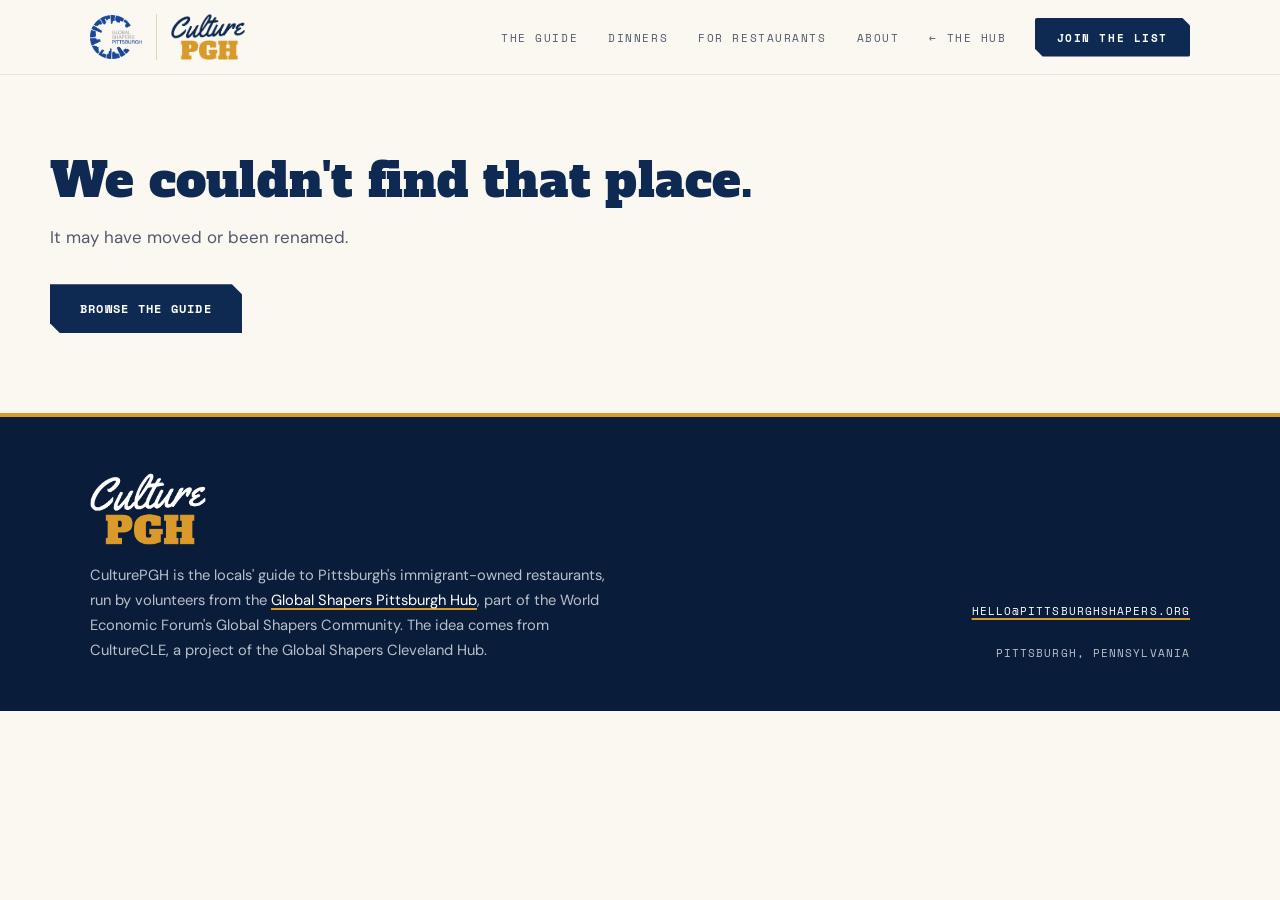
<file: culturepgh/restaurant/index.html>
<!DOCTYPE html>
<html lang="en">
<head>
<meta charset="UTF-8">
<meta name="viewport" content="width=device-width, initial-scale=1.0">
<title>Restaurant · CulturePGH</title>
<meta name="description" content="A restaurant in CulturePGH, the locals' guide to Pittsburgh's immigrant-owned restaurants.">
<meta name="theme-color" content="#0E2A52">
<link rel="canonical" href="https://pittsburghshapers.org/culturepgh/restaurant/">
<link rel="icon" type="image/png" href="../../assets/favicon.png">
<link rel="apple-touch-icon" href="../../assets/gs-pittsburgh-mark.png">
<meta property="og:title" content="Restaurant · CulturePGH">
<meta property="og:description" content="A restaurant in CulturePGH, the locals' guide to Pittsburgh's immigrant-owned restaurants.">
<meta property="og:image" content="https://pittsburghshapers.org/assets/culturepgh-logo.png">
<link rel="preconnect" href="https://fonts.googleapis.com">
<link rel="preconnect" href="https://fonts.gstatic.com" crossorigin>
<link href="https://fonts.googleapis.com/css2?family=Alfa+Slab+One&family=DM+Sans:ital,opsz,wght@0,9..40,300;0,9..40,400;0,9..40,500;0,9..40,600;0,9..40,700&family=Space+Mono:wght@400;700&display=swap" rel="stylesheet">
<link rel="stylesheet" href="../culturepgh.css">
<link rel="stylesheet" href="../../assets/vendor/leaflet/leaflet.css">
<script src="../../assets/vendor/leaflet/leaflet.js" defer></script>
<script src="../culturepgh.js" defer></script>
</head>
<body data-page="profile">
  <a class="skip" href="#main">Skip to content</a>

  <nav id="top" aria-label="CulturePGH">
    <div class="nav-inner">
      <a href="../index.html" class="wordmark" aria-label="CulturePGH home">
        <img class="mark" src="../../assets/global-shapers-pittsburgh-logo.png" alt="">
        <img class="lockup" src="../../assets/culturepgh-logo.png" alt="CulturePGH" width="737" height="458">
      </a>
      <button class="nav-toggle" type="button" aria-label="Toggle navigation menu" aria-expanded="false" aria-controls="nav-links">
        <span></span><span></span><span></span>
      </button>
      <div class="nav-links" id="nav-links">
        <a href="../restaurants/">The Guide</a>
        <a href="../dinners/">Dinners</a>
        <a href="../for-restaurants/">For Restaurants</a>
        <a href="../index.html#about">About</a>
        <a href="../../index.html">&larr; The Hub</a>
        <a href="../index.html#signup" class="nav-cta">Join the List</a>
      </div>
    </div>
  </nav>

  <main id="main">

  <div id="profile">
    <div class="wrap" style="padding:80px 0"><p class="dir-count" role="status">Loading…</p>
      <noscript><div class="empty-state"><strong>This page needs JavaScript.</strong>Please turn it on to see this restaurant's profile.</div></noscript>
    </div>
  </div>
  </main>

  <footer>
    <div class="foot-inner">
      <div class="foot-brand">
        <img class="lockup" src="../../assets/culturepgh-logo-light.png" alt="CulturePGH" width="737" height="458" loading="lazy">
        CulturePGH is the locals' guide to Pittsburgh's immigrant-owned restaurants, run by volunteers from the <a href="../../index.html">Global Shapers Pittsburgh Hub</a>, part of the World Economic Forum's Global Shapers Community. The idea comes from CultureCLE, a project of the Global Shapers Cleveland Hub.
      </div>
      <div class="foot-note">
        <a href="mailto:hello@pittsburghshapers.org">hello@pittsburghshapers.org</a><br>
        <a class="social-link" data-instagram href="#" hidden target="_blank" rel="noopener">Instagram</a><br>
        Pittsburgh, Pennsylvania
      </div>
    </div>
  </footer>
</body>
</html>
</file>
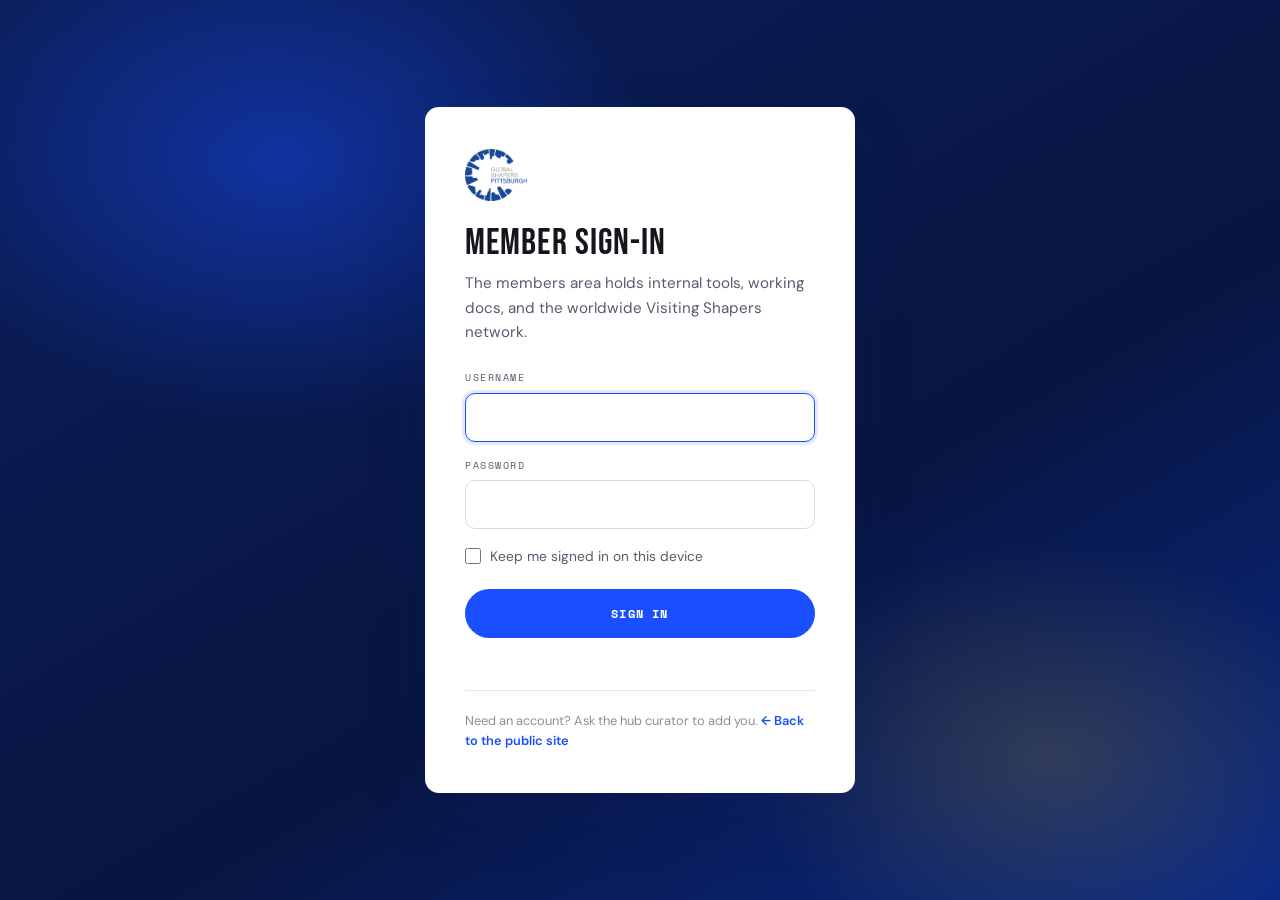
<file: shapers.html>
<!DOCTYPE html>
<html lang="en">
<head>
<meta charset="UTF-8">
<meta name="viewport" content="width=device-width, initial-scale=1.0">
<!-- Members-only area. Keep it out of search indexes. -->
<meta name="robots" content="noindex, nofollow">
<title>Members · Global Shapers Pittsburgh</title>
<link rel="icon" type="image/png" href="assets/favicon.png">
<link rel="apple-touch-icon" href="assets/gs-pittsburgh-mark.png">
<link rel="preconnect" href="https://fonts.googleapis.com">
<link rel="preconnect" href="https://fonts.gstatic.com" crossorigin>
<link href="https://fonts.googleapis.com/css2?family=Bebas+Neue&family=DM+Sans:ital,opsz,wght@0,9..40,300;0,9..40,400;0,9..40,500;0,9..40,600;0,9..40,700&family=Space+Mono:wght@400;700&display=swap" rel="stylesheet">
<link rel="stylesheet" href="assets/css/site.css">
<style>
  /* ---------------------------------------------------------------
     MEMBERS PAGE ONLY — shared UI lives in assets/css/site.css
     --------------------------------------------------------------- */

  /* ---------- SIGN-IN ---------- */
  .login {
    position: fixed; inset: 0; z-index: 400; overflow-y: auto;
    display: flex; align-items: center; justify-content: center; padding: 32px 22px;
    background: linear-gradient(150deg, var(--navy) 0%, var(--navy-2) 60%, #0a2a86 100%);
  }
  .login::before {
    content: ''; position: absolute; inset: 0;
    background: radial-gradient(ellipse 45% 45% at 22% 18%, rgba(26,79,255,0.45), transparent 65%),
                radial-gradient(ellipse 40% 40% at 82% 84%, rgba(255,203,5,0.16), transparent 60%);
    pointer-events: none;
  }
  .login-card {
    position: relative; width: 100%; max-width: 430px;
    background: var(--surface); border-radius: var(--radius);
    padding: 42px 40px; box-shadow: var(--shadow-lg);
  }
  .login-card .mark { height: 52px; width: auto; display: block; margin-bottom: 24px; }
  .login-card h1 {
    font-family: var(--font-display); font-weight: 400; font-size: 2.3rem;
    letter-spacing: 0.03em; line-height: 1; margin-bottom: 10px;
  }
  .login-card .sub { color: var(--slate); font-size: 0.95rem; line-height: 1.6; margin-bottom: 26px; }
  .field { margin-bottom: 16px; }
  .field label {
    font-family: var(--font-mono); font-size: 0.6rem; letter-spacing: 0.16em;
    text-transform: uppercase; color: var(--slate); display: block; margin-bottom: 7px;
  }
  .field input {
    width: 100%; padding: 13px 14px; border: 1px solid var(--line-2);
    border-radius: var(--radius-sm); background: var(--surface);
    font-family: var(--font-body); font-size: 0.98rem; color: var(--ink);
    transition: border-color 0.18s var(--ease), box-shadow 0.18s var(--ease);
  }
  .field input:focus {
    outline: none; border-color: var(--blue); box-shadow: 0 0 0 3px rgba(26,79,255,0.12);
  }
  .remember {
    display: flex; align-items: center; gap: 9px; margin: 4px 0 22px;
    font-size: 0.86rem; color: var(--slate);
  }
  .remember input { width: 16px; height: 16px; accent-color: var(--blue); }
  .login-card .btn { width: 100%; }
  .login-err {
    color: var(--red); font-family: var(--font-mono); font-size: 0.72rem;
    letter-spacing: 0.04em; line-height: 1.5; margin-top: 14px; min-height: 1em;
  }
  .login-foot {
    margin-top: 26px; padding-top: 20px; border-top: 1px solid var(--line);
    font-size: 0.8rem; color: var(--mute); line-height: 1.6;
  }
  .login-foot a { font-weight: 600; }

  /* ---------- SIGNED-IN CHROME ---------- */
  .who {
    display: flex; align-items: center; gap: 10px; margin-left: 10px;
    font-family: var(--font-mono); font-size: 0.66rem; letter-spacing: 0.1em; text-transform: uppercase;
  }
  .who .who-name { color: var(--slate); white-space: nowrap; }
  .who button {
    font-family: var(--font-mono); font-size: 0.66rem; letter-spacing: 0.1em; text-transform: uppercase;
    background: transparent; border: 1.5px solid var(--line-2); color: var(--ink);
    padding: 9px 16px; border-radius: var(--radius-pill);
    transition: border-color 0.18s var(--ease), color 0.18s var(--ease);
  }
  .who button:hover { border-color: var(--red); color: var(--red); }
  /* Light treatment while the header is transparent over the dark hero */
  nav.site-nav.overlay:not(.scrolled):not(.menu-open) .who-name { color: rgba(255,255,255,0.7); }
  nav.site-nav.overlay:not(.scrolled):not(.menu-open) .who button { color: #fff; border-color: rgba(255,255,255,0.45); }
  nav.site-nav.overlay:not(.scrolled):not(.menu-open) .who button:hover { border-color: var(--gold); color: var(--gold); }
  @media (max-width: 960px) {
    .who { margin: 12px var(--gutter) 0; justify-content: space-between; }
  }

  /* ---------- PAGE HEADER ---------- */
  .page-hero {
    background: linear-gradient(150deg, var(--navy) 0%, var(--navy-2) 100%);
    /* Top padding clears the fixed overlay header. */
    color: #fff; padding: 132px 0 66px; position: relative; overflow: hidden;
  }
  .page-hero::before {
    content: ''; position: absolute; inset: 0;
    background: radial-gradient(ellipse 45% 60% at 85% 20%, rgba(26,79,255,0.45), transparent 65%);
    pointer-events: none;
  }
  .page-hero .wrap { position: relative; z-index: 1; }
  .page-hero .eyebrow { color: var(--gold); }
  .page-hero h1 {
    font-family: var(--font-display); font-weight: 400;
    font-size: clamp(2.8rem, 6.5vw, 4.8rem); line-height: 0.94; letter-spacing: 0.02em; margin-bottom: 18px;
  }
  .page-hero p.lead { font-size: 1.12rem; line-height: 1.65; color: rgba(255,255,255,0.82); max-width: 58ch; }
  .members-note {
    display: inline-block; margin-top: 24px; padding: 9px 16px; border-radius: var(--radius-pill);
    background: rgba(255,203,5,0.15); border: 1px solid rgba(255,203,5,0.35); color: var(--gold);
    font-family: var(--font-mono); font-size: 0.66rem; letter-spacing: 0.1em; text-transform: uppercase;
  }

  /* ---------- RESOURCES ---------- */
  .res-grid { display: grid; grid-template-columns: repeat(3, 1fr); gap: 18px; }
  .res-card {
    background: var(--surface); border: 1px solid var(--line); border-radius: var(--radius);
    padding: 26px 28px; display: flex; flex-direction: column;
    transition: transform 0.22s var(--ease), box-shadow 0.22s var(--ease), border-color 0.22s var(--ease);
  }
  .res-card:hover { transform: translateY(-4px); box-shadow: var(--shadow-md); border-color: var(--line-2); }
  .res-card .r-cat { font-family: var(--font-display); font-size: 1.5rem; letter-spacing: 0.03em; margin-bottom: 8px; }
  .res-card .r-desc { color: var(--slate); font-size: 0.92rem; line-height: 1.6; margin-bottom: 18px; flex: 1; }
  .res-card .r-link { font-family: var(--font-mono); font-size: 0.7rem; letter-spacing: 0.08em; text-transform: uppercase; font-weight: 700; }
  .res-card .r-add {
    font-family: var(--font-mono); font-size: 0.62rem; letter-spacing: 0.1em; text-transform: uppercase;
    color: var(--mute); border: 1px dashed var(--line-2); border-radius: var(--radius-pill);
    padding: 6px 12px; align-self: flex-start;
  }
  @media (max-width: 960px) { .res-grid { grid-template-columns: 1fr 1fr; } }
  @media (max-width: 620px) { .res-grid { grid-template-columns: 1fr; } }

  /* ---------- CALENDAR ---------- */
  .calendar-block {
    position: relative; overflow: hidden; isolation: isolate;
    background: var(--navy) center/cover no-repeat; color: #fff;
    border-radius: var(--radius); padding: 42px 44px 30px;
  }
  .calendar-block::before {
    content: ''; position: absolute; inset: 0; z-index: -1;
    background: linear-gradient(180deg, rgba(11,31,91,0.62) 0%, rgba(8,21,65,0.82) 100%);
  }
  .calendar-head { display: flex; align-items: flex-start; justify-content: space-between; gap: 24px; flex-wrap: wrap; margin-bottom: 26px; }
  .calendar-title { font-family: var(--font-display); font-weight: 400; font-size: clamp(1.8rem, 4.2vw, 2.8rem); letter-spacing: 0.03em; line-height: 1; }
  .calendar-range { font-family: var(--font-mono); font-size: 0.7rem; letter-spacing: 0.2em; text-transform: uppercase; color: var(--gold); padding-top: 6px; }
  .calendar-grid {
    display: grid; grid-template-columns: repeat(4, 1fr); gap: 1px;
    background: rgba(255,255,255,0.22); border: 1px solid rgba(255,255,255,0.22);
    border-radius: var(--radius-sm); overflow: hidden;
  }
  .cal-cell { background: rgba(8,18,54,0.55); padding: 18px 20px 22px; min-height: 148px; display: flex; flex-direction: column; }
  .cal-cell.highlight { background: rgba(255,203,5,0.22); }
  .cal-month { font-family: var(--font-display); font-weight: 400; font-size: 1.7rem; letter-spacing: 0.05em; color: var(--gold); line-height: 1; margin-bottom: 12px; }
  .cal-title { font-family: var(--font-mono); font-size: 0.66rem; letter-spacing: 0.14em; text-transform: uppercase; margin-bottom: 9px; font-weight: 700; }
  .cal-desc { font-size: 0.88rem; line-height: 1.55; color: rgba(255,255,255,0.8); }
  .calendar-foot { margin-top: 22px; font-family: var(--font-mono); font-size: 0.64rem; letter-spacing: 0.18em; text-transform: uppercase; color: var(--gold); }
  .calendar-foot .dot-sep { display: inline-block; width: 7px; height: 7px; border-radius: 50%; background: var(--gold); vertical-align: middle; margin: 0 8px; }
  @media (max-width: 960px) { .calendar-grid { grid-template-columns: repeat(2, 1fr); } .calendar-block { padding: 30px 24px 22px; } }
  @media (max-width: 560px) { .calendar-grid { grid-template-columns: 1fr; } .cal-cell { min-height: 0; } }

  /* ---------- GLOBE ---------- */
  .globe-wrap { position: relative; }
  #globe {
    position: relative; width: 100%; height: clamp(380px, 58vh, 620px);
    background: radial-gradient(ellipse at 50% 40%, #0f2350 0%, #081026 70%, #060b1c 100%);
    overflow: hidden; border-radius: var(--radius); touch-action: none;
    contain: layout paint;
  }
  #globe canvas { display: block; }
  .globe-canvas { position: absolute; inset: 0; }
  .globe-zoom { position: absolute; right: 14px; top: 14px; z-index: 6; display: flex; flex-direction: column; gap: 6px; }
  .globe-zoom button {
    width: 36px; height: 36px; border: 1px solid rgba(255,255,255,0.25);
    background: rgba(6,11,28,0.6); color: #fff; font-size: 1.3rem; line-height: 1;
    border-radius: 8px; display: flex; align-items: center; justify-content: center;
    transition: background 0.15s var(--ease);
    backdrop-filter: blur(4px); -webkit-backdrop-filter: blur(4px);
  }
  .globe-zoom button:hover { background: rgba(26,79,255,0.55); }
  .globe-legend {
    position: absolute; left: 18px; top: 18px; z-index: 5; pointer-events: none;
    background: rgba(6,11,28,0.66); backdrop-filter: blur(6px); -webkit-backdrop-filter: blur(6px);
    padding: 12px 15px; border-radius: var(--radius-sm);
    font-family: var(--font-mono); font-size: 0.62rem; letter-spacing: 0.08em;
    color: rgba(255,255,255,0.82); line-height: 1.9;
  }
  .globe-legend .dot { display: inline-block; width: 9px; height: 9px; border-radius: 50%; margin-right: 8px; vertical-align: middle; }
  .globe-legend .dot.home { background: var(--gold); box-shadow: 0 0 8px var(--gold); }
  .globe-legend .dot.hub { background: #5b8bff; }
  .globe-hint {
    position: absolute; right: 18px; bottom: 16px; z-index: 5; pointer-events: none;
    font-family: var(--font-mono); font-size: 0.58rem; letter-spacing: 0.08em; color: rgba(255,255,255,0.5);
  }
  .globe-fail {
    position: absolute; inset: 0; display: none; align-items: center; justify-content: center;
    text-align: center; padding: 30px; color: rgba(255,255,255,0.8);
    font-family: var(--font-mono); font-size: 0.82rem; line-height: 1.7;
  }
  .hub-panel {
    position: absolute; left: 18px; bottom: 18px; z-index: 6;
    width: min(340px, calc(100% - 36px)); background: var(--surface);
    border-radius: var(--radius); box-shadow: var(--shadow-lg); padding: 20px 22px; display: none;
  }
  .hub-panel.show { display: block; }
  .hub-panel .hp-close {
    position: absolute; top: 10px; right: 12px; background: none; border: none;
    font-size: 1.05rem; color: var(--mute); line-height: 1;
  }
  .hub-panel .hp-close:hover { color: var(--ink); }
  .hub-panel .hp-kicker { font-family: var(--font-mono); font-size: 0.58rem; letter-spacing: 0.16em; text-transform: uppercase; color: var(--blue); margin-bottom: 6px; }
  .hub-panel .hp-kicker.home { color: var(--gold-deep); }
  .hub-panel .hp-name { font-family: var(--font-display); font-size: 1.7rem; letter-spacing: 0.02em; line-height: 1; margin-bottom: 14px; padding-right: 18px; }
  .hub-panel .hp-btn {
    display: block; width: 100%; text-align: center; background: var(--blue); color: #fff;
    font-family: var(--font-mono); font-size: 0.68rem; letter-spacing: 0.08em; text-transform: uppercase;
    font-weight: 700; padding: 12px 16px; border-radius: var(--radius-pill);
  }
  .hub-panel .hp-btn:hover { color: #fff; background: var(--blue-deep); }
  .hub-panel .hp-contact { font-size: 0.9rem; color: var(--slate); line-height: 1.5; background: var(--raise); padding: 12px 14px; border-radius: var(--radius-sm); }
  .hub-panel .hp-guide { display: inline-block; margin-top: 12px; font-family: var(--font-mono); font-size: 0.66rem; letter-spacing: 0.08em; text-transform: uppercase; }

  /* ---------- HUB LIST ---------- */
  .list-tools { display: flex; align-items: center; gap: 14px; margin: 26px 0 16px; flex-wrap: wrap; }
  .list-tools input {
    flex: 1; min-width: 220px; padding: 13px 15px; border: 1px solid var(--line-2);
    border-radius: var(--radius-pill); background: var(--surface);
    font-family: var(--font-body); font-size: 0.95rem; color: var(--ink);
    transition: border-color 0.18s var(--ease), box-shadow 0.18s var(--ease);
  }
  .list-tools input:focus { outline: none; border-color: var(--blue); box-shadow: 0 0 0 3px rgba(26,79,255,0.12); }
  .list-tools .count { font-family: var(--font-mono); font-size: 0.64rem; letter-spacing: 0.08em; text-transform: uppercase; color: var(--mute); }
  .hub-list {
    display: grid; grid-template-columns: repeat(2, 1fr); gap: 1px;
    background: var(--line); border: 1px solid var(--line); border-radius: var(--radius); overflow: hidden;
  }
  .hub-item { background: var(--surface); padding: 14px 18px; display: flex; align-items: baseline; justify-content: space-between; gap: 14px; }
  .hub-item.home { background: #FFFDF3; }
  .hub-item .hi-name { font-weight: 600; font-size: 0.95rem; color: var(--ink); }
  .hub-item .hi-name .star { color: var(--gold-deep); font-size: 0.68rem; margin-left: 7px; font-family: var(--font-mono); letter-spacing: 0.06em; }
  .hub-item .hi-join { font-family: var(--font-mono); font-size: 0.64rem; letter-spacing: 0.06em; text-transform: uppercase; white-space: nowrap; }
  .hub-item .hi-contact { font-family: var(--font-mono); font-size: 0.62rem; color: var(--mute); text-align: right; max-width: 52%; }
  .hub-empty { grid-column: 1 / -1; background: var(--surface); padding: 26px; text-align: center; color: var(--mute); font-family: var(--font-mono); font-size: 0.78rem; }
  @media (max-width: 760px) { .hub-list { grid-template-columns: 1fr; } }
  @media (max-width: 560px) {
    .hub-item { flex-direction: column; align-items: flex-start; gap: 4px; }
    .hub-item .hi-contact { text-align: left; max-width: 100%; }
    #globe { height: clamp(320px, 50vh, 520px); }
  }

  /* ---------- LINK COLUMNS ---------- */
  .link-cols { display: grid; grid-template-columns: 1fr 1fr; gap: 40px; }
  .link-list { list-style: none; }
  .link-list li { border-bottom: 1px solid var(--line); }
  .link-list li a { font-size: 0.97rem; color: var(--ink); display: flex; justify-content: space-between; gap: 12px; align-items: baseline; padding: 13px 0; }
  .link-list li a:hover { color: var(--blue); }
  .link-list li a .go { font-family: var(--font-mono); font-size: 0.6rem; letter-spacing: 0.08em; text-transform: uppercase; color: var(--mute); white-space: nowrap; flex-shrink: 0; }
  .col-title {
    font-family: var(--font-mono); font-size: 0.68rem; letter-spacing: 0.16em; text-transform: uppercase;
    color: var(--gold-deep); margin-bottom: 10px; display: flex; align-items: center; gap: 10px;
  }
  .col-title::before { content: ''; width: 18px; height: 2px; background: var(--gold); }
  @media (max-width: 760px) { .link-cols { grid-template-columns: 1fr; gap: 30px; } }
</style>
</head>
<body>

  <!-- =========================================================
       SIGN-IN
       Per-member username + password, verified in the browser against
       PBKDF2-SHA256 hashes in data/members.json. No third-party identity
       provider, no external script. See assets/js/auth.js and
       SECURITY-NOTES.md for what this does and does not protect.
       ========================================================= -->
  <div class="login" id="login" role="dialog" aria-modal="true" aria-labelledby="login-title">
    <div class="login-card">
      <img class="mark" src="assets/global-shapers-pittsburgh-logo.png" alt="Global Shapers Pittsburgh" width="195" height="52">
      <h1 id="login-title">MEMBER SIGN-IN</h1>
      <p class="sub">The members area holds internal tools, working docs, and the worldwide Visiting Shapers network.</p>
      <form id="login-form" autocomplete="on" novalidate>
        <div class="field">
          <label for="login-user">Username</label>
          <input type="text" id="login-user" name="username" autocomplete="username"
                 autocapitalize="none" spellcheck="false" required>
        </div>
        <div class="field">
          <label for="login-pass">Password</label>
          <input type="password" id="login-pass" name="password" autocomplete="current-password" required>
        </div>
        <label class="remember">
          <input type="checkbox" id="login-remember"> Keep me signed in on this device
        </label>
        <button type="submit" class="btn btn-primary" id="login-submit">Sign in</button>
        <div class="login-err" id="login-err" role="alert"></div>
      </form>
      <p class="login-foot">
        Need an account? Ask the hub curator to add you.
        <a href="index.html">← Back to the public site</a>
      </p>
    </div>
  </div>

  <!-- =========================================================
       MEMBERS AREA (revealed after sign-in)
       ========================================================= -->
  <div id="members" hidden>

    <div class="scroll-progress" aria-hidden="true"></div>

    <nav class="site-nav overlay" id="top">
      <div class="nav-inner">
        <a href="index.html" class="wordmark" aria-label="Global Shapers Pittsburgh — home">
          <img class="mark" src="assets/global-shapers-pittsburgh-logo.png" alt="Global Shapers Pittsburgh logo" width="180" height="48">
        </a>
        <button class="nav-toggle" type="button" aria-label="Toggle navigation menu" aria-expanded="false" aria-controls="nav-links">
          <span></span><span></span><span></span>
        </button>
        <div class="nav-links" id="nav-links">
          <a href="#resources">Resources</a>
          <a href="#calendar">Calendar</a>
          <a href="#visiting">Visiting Shapers</a>
          <a href="#groups">Communities</a>
          <a href="index.html">Public Site</a>
          <a href="admin/index.html" class="nav-cta" id="admin-link" hidden>Admin</a>
          <span class="who">
            <span class="who-name" id="who-name"></span>
            <button type="button" id="sign-out">Sign out</button>
          </span>
        </div>
      </div>
    </nav>

    <header class="page-hero">
      <div class="wrap">
        <span class="eyebrow">Global Shapers · Members Area</span>
        <h1>SHAPER RESOURCES</h1>
        <p class="lead">Internal tools, working docs, and the worldwide Visiting Shapers network — everything you need to plug in, at home and on the road.</p>
        <div class="members-note">For Global Shapers — please don't share outside the network</div>
      </div>
    </header>

    <!-- RESOURCES -->
    <section class="band" id="resources">
      <div class="wrap">
        <div class="sec-head reveal">
          <div class="sec-label">Toolkit</div>
          <h2 class="sec-title">HUB <span class="accent">RESOURCES</span></h2>
          <p class="sec-intro">Working docs and tools for the hub. Cards without a link show an <b>[ADD LINK]</b> placeholder — a curator can add the real URLs from the members admin.</p>
        </div>
        <div class="res-grid reveal" id="res-grid"></div>
      </div>
    </section>

    <!-- CALENDAR -->
    <section class="band tint" id="calendar">
      <div class="wrap">
        <div class="sec-head reveal">
          <div class="sec-label">Calendar</div>
          <h2 class="sec-title">THE YEAR <span class="accent">AHEAD</span></h2>
          <p class="sec-intro">Our twelve-month roadmap — campaigns, cohort transitions, and impact milestones.</p>
        </div>
        <!-- Rendered from assets/calendar/calendar.json — manage at /admin/calendar.html -->
        <div class="calendar-block reveal" id="calendar-block">
          <div class="calendar-head">
            <div class="calendar-title" id="cal-title">THE SHAPERS CALENDAR</div>
            <div class="calendar-range" id="cal-range">July 2026 – June 2027</div>
          </div>
          <div class="calendar-grid" id="calendar-grid"></div>
          <div class="calendar-foot" id="cal-foot"></div>
        </div>
      </div>
    </section>

    <!-- VISITING SHAPERS -->
    <section class="band" id="visiting">
      <div class="wrap">
        <div class="sec-head reveal">
          <div class="sec-label">Visiting Shapers</div>
          <h2 class="sec-title">THE WORLDWIDE <span class="accent">NETWORK</span></h2>
          <p class="sec-intro">Traveling? Every dot is a hub with a Visiting Shapers WhatsApp group. Spin the globe and click a city to join — Pittsburgh is the <b>gold</b> dot. Prefer a list? Search all hubs below.</p>
        </div>

        <div class="globe-wrap">
          <div id="globe"></div>
          <div class="globe-zoom">
            <button type="button" id="globe-zoom-in" aria-label="Zoom in">+</button>
            <button type="button" id="globe-zoom-out" aria-label="Zoom out">−</button>
          </div>
          <div class="globe-legend">
            <div><span class="dot home"></span> Pittsburgh (home)</div>
            <div><span class="dot hub"></span> Visiting Shapers hub</div>
          </div>
          <div class="globe-hint">Drag to spin · scroll or pinch to zoom · tap a dot</div>
          <div class="globe-fail" id="globe-fail">
            The interactive globe couldn't load here.<br>Use the searchable hub list below to find a city.
          </div>
          <div class="hub-panel" id="hub-panel">
            <button class="hp-close" id="hp-close" type="button" aria-label="Close">✕</button>
            <div id="hp-body"></div>
          </div>
        </div>

        <div class="list-tools">
          <input type="text" id="hub-search" placeholder="Search hubs by city or country…" aria-label="Search hubs">
          <span class="count" id="hub-count"></span>
        </div>
        <div class="hub-list" id="hub-list"></div>

        <p class="sec-intro">
          Master directory:
          <a href="https://docs.google.com/spreadsheets/d/19w6qV7De6erNuH62D9L0dWl7NJRXbuSn9Wb6b__SKGI/edit" target="_blank" rel="noopener noreferrer">the full Visiting Shapers WhatsApp spreadsheet →</a>
        </p>
      </div>
    </section>

    <!-- COMMUNITIES + INTEREST GROUPS -->
    <section class="band tint" id="groups">
      <div class="wrap">
        <div class="sec-head reveal">
          <div class="sec-label">Beyond geography</div>
          <h2 class="sec-title">COMMUNITIES &amp; <span class="accent">INTEREST GROUPS</span></h2>
        </div>
        <div class="link-cols reveal">
          <div>
            <div class="col-title">Regional communities</div>
            <ul class="link-list" id="communities-list"></ul>
          </div>
          <div>
            <div class="col-title">Global interest groups</div>
            <ul class="link-list" id="groups-list"></ul>
          </div>
        </div>
      </div>
    </section>

    <footer class="site-footer">
      <div class="foot-grid">
        <div>
          <img class="mark" src="assets/global-shapers-pittsburgh-logo.png" alt="Global Shapers Pittsburgh logo" width="195" height="52">
          <p class="foot-about">The members area is for Global Shapers. Please don't share these links outside the network.</p>
        </div>
        <div class="foot-col">
          <h4>Members</h4>
          <ul>
            <li><a href="#resources">Hub resources</a></li>
            <li><a href="#calendar">Calendar</a></li>
            <li><a href="#visiting">Visiting Shapers</a></li>
          </ul>
        </div>
        <div class="foot-col">
          <h4>Elsewhere</h4>
          <ul>
            <li><a href="index.html">Public site</a></li>
            <li><a href="https://www.globalshapers.org/" target="_blank" rel="noopener">Global Shapers</a></li>
          </ul>
          <div class="foot-social">
            <a href="https://www.instagram.com/globalshaperspgh/" target="_blank" rel="noopener noreferrer" aria-label="Follow Global Shapers Pittsburgh on Instagram">
              <svg viewBox="0 0 24 24" fill="none" stroke="currentColor" stroke-width="1.8" stroke-linecap="round" stroke-linejoin="round" aria-hidden="true">
                <rect x="2" y="2" width="20" height="20" rx="5" ry="5"></rect>
                <path d="M16 11.37A4 4 0 1 1 12.63 8 4 4 0 0 1 16 11.37z"></path>
                <line x1="17.5" y1="6.5" x2="17.51" y2="6.5"></line>
              </svg>
              <span>@globalshaperspgh</span>
            </a>
          </div>
        </div>
      </div>
      <div class="foot-bottom">
        <span>© <span id="foot-year">2026</span> Global Shapers Pittsburgh Hub</span>
        <span>An initiative of the World Economic Forum</span>
      </div>
    </footer>

  </div><!-- /#members -->

  <script src="assets/js/auth.js"></script>
  <script src="assets/js/site.js" defer></script>
  <script src="assets/js/globe.js" defer></script>
  <script>
  (function () {
    'use strict';

    var $ = function (id) { return document.getElementById(id); };
    var esc;   // filled in from window.GS once site.js has loaded

    /* ---------------------------------------------------------
       SIGN-IN
       --------------------------------------------------------- */
    var contentReady = false;

    function reveal(session) {
      $('login').style.display = 'none';
      $('members').hidden = false;
      var who = $('who-name');
      if (who) who.textContent = 'Signed in · ' + (session.name || session.user);
      // Admins keep a shortcut to the managers when they come back here.
      if (session.kind === 'admin') $('admin-link').hidden = false;
      if (!contentReady) { contentReady = true; initContent(); }
      // Sections exist now, so let the shared boot pass wire nav/reveals/spy.
      if (window.GS && window.GS.boot) window.GS.boot();
    }

    function wireSignIn() {
      var form = $('login-form'), user = $('login-user'), pass = $('login-pass');
      var remember = $('login-remember'), err = $('login-err'), submit = $('login-submit');

      if (!window.GSAuth.available) {
        err.textContent = 'This browser cannot verify sign-in here — the page must be served over https.';
      }

      form.addEventListener('submit', function (e) {
        e.preventDefault();
        err.textContent = '';
        if (!user.value.trim() || !pass.value) {
          err.textContent = 'Enter your username and password.';
          return;
        }
        submit.disabled = true;
        submit.textContent = 'Checking…';
        window.GSAuth.verify(user.value, pass.value)
          .then(function (member) {
            if (!member) {
              err.textContent = 'That username and password didn’t match.';
              pass.value = ''; pass.focus();
              return;
            }
            var session = window.GSAuth.signIn(member, remember.checked);
            // Admins go straight to the hub managers; members stay here.
            // ?next=admin means the admin gate sent them here to sign in.
            var wantsAdmin = /(^|[?&])next=admin(&|$)/.test(window.location.search);
            if (session.kind === 'admin' || (wantsAdmin && window.GSAuth.isAdmin(session))) {
              window.location.href = 'admin/index.html';
              return;
            }
            reveal(session);
          })
          .catch(function () {
            err.textContent = 'Sign-in is unavailable right now. Try again, or ask a curator.';
          })
          .then(function () {
            submit.disabled = false;
            submit.textContent = 'Sign in';
          });
      });

      var out = $('sign-out');
      if (out) out.addEventListener('click', function () {
        window.GSAuth.signOut();
        window.location.reload();
      });
    }

    /* ---------------------------------------------------------
       MEMBERS CONTENT — only fetched once someone is signed in
       --------------------------------------------------------- */
    function initContent() {
      esc = window.GS.esc;
      $('foot-year').textContent = new Date().getFullYear();

      renderResources(RESOURCES);                       // built-in fallback first
      fetch('data/resources.json', { cache: 'no-store' })
        .then(function (r) { return r.ok ? r.json() : null; })
        .then(function (list) { if (list) renderResources(list); })
        .catch(function () {});

      loadCalendar();
      loadHubs();
      wireSearch();
      wirePanelClose();
    }

    /* ---------- resources ---------- */
    // Managed in data/resources.json via /admin/shapers.html; this array is
    // the built-in fallback if that file is missing.
    var RESOURCES = [
      { cat: 'Hub governance', desc: 'Charter, bylaws, meeting notes, org chart' },
      { cat: 'Onboarding', desc: 'New-member guide, WEF Toolkit / Shaper resources' },
      { cat: 'Projects', desc: 'Shred the Debt, CulturePGH, Bridging Borders working docs' },
      { cat: 'Brand & templates', desc: 'Logo files, slide/email templates, photo library' },
      { cat: 'Finance', desc: 'Reimbursement form, budget tracker' },
      { cat: 'Visiting Shapers', desc: 'The interactive globe below + the master WhatsApp directory of every hub.',
        link: 'https://docs.google.com/spreadsheets/d/19w6qV7De6erNuH62D9L0dWl7NJRXbuSn9Wb6b__SKGI/edit',
        linkLabel: 'Open the master directory →' }
    ];

    function renderResources(list) {
      var grid = $('res-grid');
      var items = (Array.isArray(list) && list.length) ? list : RESOURCES;
      grid.innerHTML = items.map(function (r) {
        var action = r.link
          ? '<a class="r-link" href="' + esc(r.link) + '" target="_blank" rel="noopener noreferrer">' + esc(r.linkLabel || 'Open →') + '</a>'
          : '<span class="r-add">[ADD LINK]</span>';
        return '<div class="res-card">' +
          '<div class="r-cat">' + esc(r.cat) + '</div>' +
          '<div class="r-desc">' + esc(r.desc) + '</div>' +
          action +
        '</div>';
      }).join('');
    }

    /* ---------- calendar (assets/calendar/calendar.json) ---------- */
    function loadCalendar() {
      var block = $('calendar-block'), grid = $('calendar-grid');
      if (!block || !grid) return;
      var MONTHS = ['JUL','AUG','SEP','OCT','NOV','DEC','JAN','FEB','MAR','APR','MAY','JUN'];
      var DEFAULTS = MONTHS.map(function (m) { return { month: m, title: '', description: '' }; });

      function render(data) {
        $('cal-title').textContent = data.title || 'THE SHAPERS CALENDAR';
        $('cal-range').textContent = data.dateRange || '';
        var foot = data.footerText || '';
        $('cal-foot').innerHTML = foot
          ? foot.split(/\s*[•·]\s*/).map(esc).join('<span class="dot-sep"></span>')
          : '';
        var highlight = (data.highlightMonth || '').toUpperCase();
        var months = (Array.isArray(data.months) && data.months.length === 12) ? data.months : DEFAULTS;
        grid.innerHTML = months.map(function (m) {
          var mo = (m.month || '').toUpperCase();
          return '<div class="cal-cell' + (highlight && mo === highlight ? ' highlight' : '') + '">' +
            '<div class="cal-month">' + esc(mo) + '</div>' +
            (m.title ? '<div class="cal-title">' + esc(m.title) + '</div>' : '') +
            (m.description ? '<div class="cal-desc">' + esc(m.description) + '</div>' : '') +
          '</div>';
        }).join('');
        block.style.backgroundImage = data.background
          ? "url('assets/calendar/" + encodeURIComponent(data.background) + "')"
          : '';
      }

      render({});
      fetch('assets/calendar/calendar.json', { cache: 'no-store' })
        .then(function (r) { return r.ok ? r.json() : null; })
        .then(function (data) { if (data) render(data); })
        .catch(function () {});
    }

    /* ---------- hubs: list, link columns, globe ---------- */
    var HUBS = [], HOME = null, globe = null;

    function loadHubs() {
      fetch('data/hubs.json', { cache: 'no-store' })
        .then(function (r) { if (!r.ok) throw new Error('fetch'); return r.json(); })
        .then(function (data) {
          HUBS = Array.isArray(data.hubs) ? data.hubs.slice() : [];
          HOME = HUBS.filter(function (h) { return h.home; })[0] || null;
          renderHubList(HUBS);
          renderLinkList('communities-list', data.communities || []);
          renderLinkList('groups-list', data.interestGroups || []);
          // The globe is the heaviest thing on the page — build it only when
          // it is about to come into view.
          window.GS.whenVisible($('globe'), initGlobe);
        })
        .catch(function () {
          showGlobeFail();
          $('hub-count').textContent = 'hub list unavailable';
        });
    }

    function renderLinkList(id, items) {
      var ul = $(id);
      if (!ul) return;
      if (!items.length) {
        ul.innerHTML = '<li style="color:var(--mute);font-family:var(--font-mono);font-size:0.8rem;padding:12px 0;">None listed.</li>';
        return;
      }
      ul.innerHTML = items.map(function (it) {
        return '<li><a href="' + esc(it.link) + '" target="_blank" rel="noopener noreferrer">' +
          '<span>' + esc(it.name) + '</span><span class="go">Join →</span></a></li>';
      }).join('');
    }

    function renderHubList(list) {
      var box = $('hub-list');
      var sorted = list.slice().sort(function (a, b) { return a.name.localeCompare(b.name); });
      if (!sorted.length) {
        box.innerHTML = '<div class="hub-empty">No hubs match your search.</div>';
      } else {
        box.innerHTML = sorted.map(function (h) {
          var right = h.linkType === 'contact'
            ? '<span class="hi-contact">' + esc(h.link) + '</span>'
            : '<a class="hi-join" href="' + esc(h.link) + '" target="_blank" rel="noopener noreferrer">Join →</a>';
          return '<div class="hub-item' + (h.home ? ' home' : '') + '">' +
            '<span class="hi-name">' + esc(h.name) + (h.home ? '<span class="star">★ home</span>' : '') + '</span>' +
            right +
          '</div>';
        }).join('');
      }
      $('hub-count').textContent = sorted.length + ' of ' + HUBS.length + ' hubs';
    }

    function wireSearch() {
      var input = $('hub-search');
      if (!input) return;
      input.addEventListener('input', function () {
        var q = input.value.trim().toLowerCase();
        renderHubList(!q ? HUBS : HUBS.filter(function (h) {
          return h.name.toLowerCase().indexOf(q) > -1;
        }));
      });
    }

    function showGlobeFail() {
      var f = $('globe-fail'); if (f) f.style.display = 'flex';
      ['.globe-legend', '.globe-hint', '.globe-zoom'].forEach(function (sel) {
        var el = document.querySelector(sel);
        if (el) el.style.display = 'none';
      });
    }

    function initGlobe() {
      var host = $('globe');
      if (!host || !HUBS.length || !window.CanvasGlobe) { showGlobeFail(); return; }
      var canvas = document.createElement('canvas');
      canvas.className = 'globe-canvas';
      var ctx;
      try { ctx = canvas.getContext('2d'); } catch (e) { ctx = null; }
      if (!ctx) { showGlobeFail(); return; }
      host.appendChild(canvas);

      try {
        globe = new window.CanvasGlobe(host, canvas, ctx, HUBS, {
          onPick: openPanel,
          // Respect the visitor's motion preference: no idle spin.
          autoSpin: !window.GS.reduceMotion
        });
        var focus = HOME || HUBS[0];
        if (focus && isFinite(focus.lat) && isFinite(focus.lng)) globe.focus(focus.lat, focus.lng);

        // Country outlines + a major-city gazetteer for zoomed-in labels.
        fetch('data/countries-110m.geojson', { cache: 'force-cache' })
          .then(function (r) { return r.ok ? r.json() : null; })
          .then(function (geo) { if (geo && globe) globe.setCountries(geo); })
          .catch(function () {});
        fetch('assets/data/hubs.json', { cache: 'force-cache' })
          .then(function (r) { return r.ok ? r.json() : null; })
          .then(function (list) { if (Array.isArray(list) && globe) globe.setCities(list); })
          .catch(function () {});

        // Stop drawing entirely when the globe is off screen or the tab is hidden.
        window.GS.visibilityGate(host, function (visible) { if (globe) globe.setActive(visible); });

        var zin = $('globe-zoom-in'), zout = $('globe-zoom-out');
        if (zin) zin.addEventListener('click', function () { globe.zoomBy(1.35); });
        if (zout) zout.addEventListener('click', function () { globe.zoomBy(1 / 1.35); });
      } catch (e) {
        showGlobeFail();
      }
    }

    function openPanel(h) {
      var body = $('hp-body');
      var kicker = h.home
        ? '<div class="hp-kicker home">★ Our home hub</div>'
        : '<div class="hp-kicker">Visiting Shapers</div>';
      var action = h.linkType === 'contact'
        ? '<div class="hp-contact">' + esc(h.link) + '</div>'
        : '<a class="hp-btn" href="' + esc(h.link) + '" target="_blank" rel="noopener noreferrer">Join the Visiting Shapers group</a>';
      var guide = h.guide
        ? '<a class="hp-guide" href="' + esc(h.guide) + '" target="_blank" rel="noopener noreferrer">City guide →</a>'
        : '';
      body.innerHTML = kicker + '<div class="hp-name">' + esc(h.name) + '</div>' + action + guide;
      $('hub-panel').classList.add('show');
    }

    function wirePanelClose() {
      var close = $('hp-close');
      if (close) close.addEventListener('click', function () { $('hub-panel').classList.remove('show'); });
    }

    /* ---------------------------------------------------------
       BOOT — runs after the deferred scripts, so window.GS exists.
       --------------------------------------------------------- */
    window.addEventListener('DOMContentLoaded', function () {
      wireSignIn();
      var session = window.GSAuth.session();
      if (session) reveal(session);
      else $('login-user').focus();
    });
  })();
  </script>
</body>
</html>
</file>
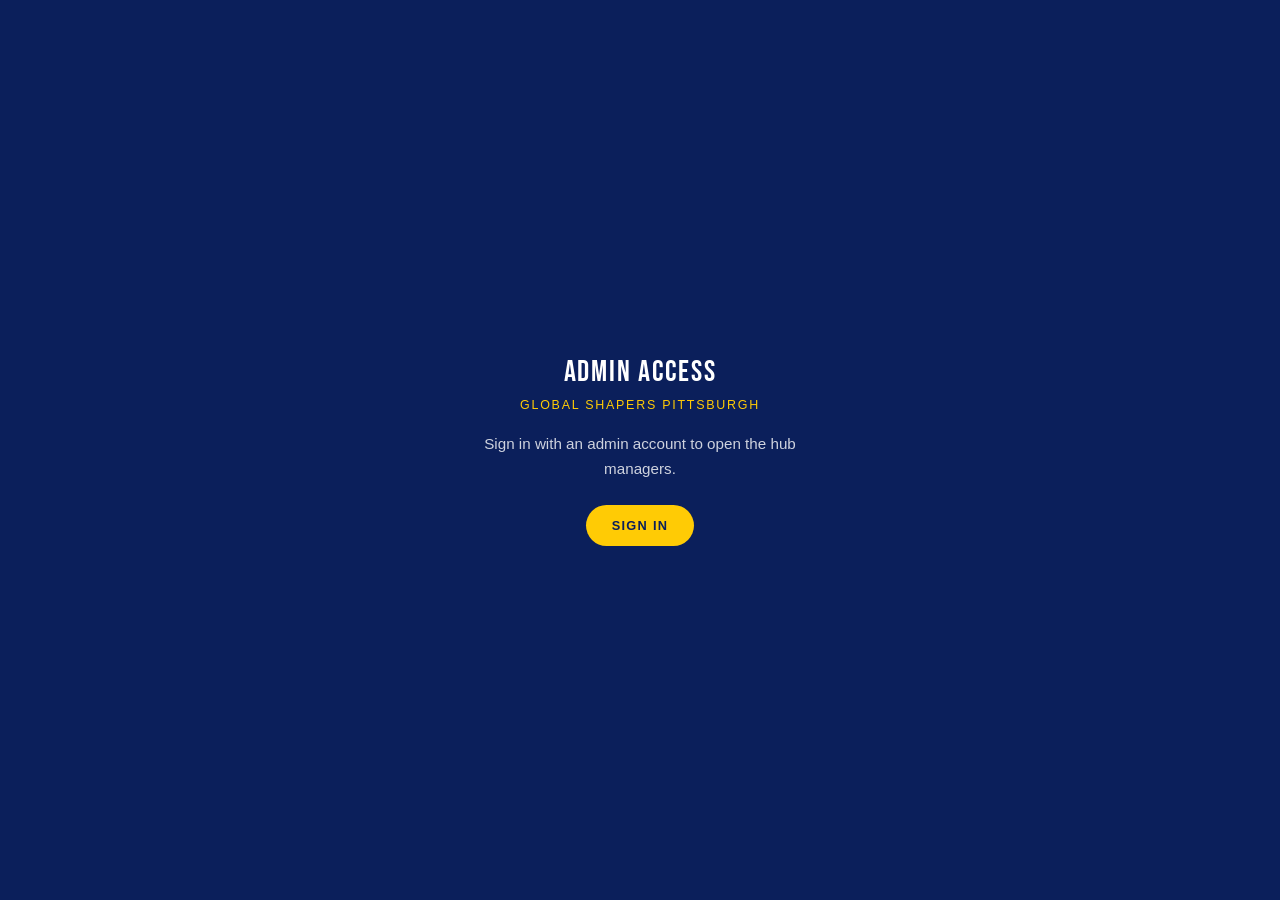
<file: admin/calendar.html>
<!DOCTYPE html>
<html lang="en">
<head><script src="gate.js"></script>
<meta charset="UTF-8">
<meta name="viewport" content="width=device-width, initial-scale=1.0">
<meta name="robots" content="noindex, nofollow">
<title>Calendar Admin · Global Shapers Pittsburgh</title>
<link rel="icon" type="image/png" href="../assets/favicon.png">
<link href="https://fonts.googleapis.com/css2?family=Bebas+Neue&family=DM+Sans:ital,opsz,wght@0,9..40,300;0,9..40,400;0,9..40,500;0,9..40,600;0,9..40,700&family=Space+Mono:wght@400;700&display=swap" rel="stylesheet">
<style>
  :root {
    --paper:#FAFAF6; --surface:#FFFFFF; --raise:#F3F2EC; --ink:#16181D;
    --slate:#5B6170; --mute:#8A8F9C; --line:#E7E6DF; --line-2:#DEDDD3;
    --blue:#1A4FFF; --navy:#0B1F5B; --blue-tint:#EEF2FF; --gold:#FFCB05; --gold-deep:#B8860B;
    --green:#0E9F6E; --red:#D64545;
    --font-display:'Bebas Neue',sans-serif; --font-body:'DM Sans',system-ui,sans-serif; --font-mono:'Space Mono',monospace;
    --ease:cubic-bezier(0.4,0,0.2,1); --container:1000px;
  }
  * { margin:0; padding:0; box-sizing:border-box; }
  body { background:var(--paper); color:var(--ink); font-family:var(--font-body); -webkit-font-smoothing:antialiased; padding-bottom:100px; }
  a { color:var(--blue); text-decoration:none; }
  .wrap { max-width:var(--container); margin:0 auto; padding:0 32px; }

  header.bar { border-bottom:1px solid var(--line); background:var(--surface); position:sticky; top:0; z-index:50; }
  .bar-inner { max-width:var(--container); margin:0 auto; padding:14px 32px; display:flex; align-items:center; justify-content:space-between; gap:16px; }
  .bar-inner .id { display:flex; align-items:center; gap:12px; }
  .bar-inner img { height:36px; }
  .bar-inner .id b { font-family:var(--font-display); font-size:1.3rem; letter-spacing:0.08em; font-weight:400; }
  .bar-inner .id .sub { font-family:var(--font-mono); font-size:0.58rem; letter-spacing:0.14em; text-transform:uppercase; color:var(--mute); display:block; }
  .bar-right { display:flex; align-items:center; gap:16px; }
  .conn { display:flex; align-items:center; gap:8px; font-family:var(--font-mono); font-size:0.64rem; letter-spacing:0.1em; text-transform:uppercase; color:var(--mute); }
  .conn .dot { width:9px; height:9px; border-radius:50%; background:var(--mute); }
  .conn.ok .dot { background:var(--green); } .conn.ok { color:var(--green); }
  .conn.err .dot { background:var(--red); } .conn.err { color:var(--red); }
  .bar-right a.back { font-family:var(--font-mono); font-size:0.66rem; letter-spacing:0.12em; text-transform:uppercase; color:var(--slate); }

  .admin-nav { display:flex; gap:6px; margin:22px 0 0; flex-wrap:wrap; }
  .admin-nav a { font-family:var(--font-mono); font-size:0.62rem; letter-spacing:0.1em; text-transform:uppercase; color:var(--slate); border:1px solid var(--line-2); padding:7px 14px; }
  .admin-nav a.active { background:var(--navy); color:#fff; border-color:var(--navy); }

  h1 { font-family:var(--font-display); font-weight:400; font-size:clamp(2.2rem,5.5vw,3.2rem); letter-spacing:0.02em; line-height:0.95; margin:22px 0 10px; }
  .lead { color:var(--slate); font-size:1.02rem; line-height:1.6; max-width:64ch; }
  .sec-label { font-family:var(--font-mono); font-size:0.68rem; letter-spacing:0.2em; text-transform:uppercase; color:var(--gold-deep); display:flex; align-items:center; gap:10px; margin:40px 0 16px; }
  .sec-label::before { content:''; width:22px; height:2px; background:var(--gold); }
  .step-n { display:inline-flex; align-items:center; justify-content:center; width:22px; height:22px; background:var(--blue); color:#fff; font-family:var(--font-mono); font-size:0.72rem; font-weight:700; border-radius:50%; flex-shrink:0; }

  .panel { background:var(--surface); border:1px solid var(--line); padding:22px 24px; }
  .connect-row { display:flex; gap:12px; flex-wrap:wrap; align-items:flex-end; }
  .field { display:flex; flex-direction:column; gap:6px; }
  .field label { font-family:var(--font-mono); font-size:0.6rem; letter-spacing:0.12em; text-transform:uppercase; color:var(--slate); }
  .field input, .field select { padding:10px 12px; border:1px solid var(--line-2); background:var(--surface); font-family:var(--font-mono); font-size:0.82rem; color:var(--ink); }
  .field input:focus, .field select:focus { outline:none; border-color:var(--blue); }
  .field.grow { flex:1; min-width:240px; }
  details.help { margin-top:14px; }
  details.help summary { cursor:pointer; font-family:var(--font-mono); font-size:0.68rem; letter-spacing:0.08em; text-transform:uppercase; color:var(--blue); }
  details.help ol { margin:14px 0 4px 20px; color:var(--slate); font-size:0.92rem; line-height:1.7; }
  details.help code { font-family:var(--font-mono); font-size:0.82rem; background:var(--raise); padding:2px 6px; color:var(--navy); }
  .adv { margin-top:12px; display:none; gap:12px; flex-wrap:wrap; }
  .adv.show { display:flex; }
  .adv-toggle { background:none; border:none; cursor:pointer; font-family:var(--font-mono); font-size:0.62rem; letter-spacing:0.08em; text-transform:uppercase; color:var(--mute); margin-top:12px; padding:0; }

  .btn { font-family:var(--font-mono); font-size:0.72rem; letter-spacing:0.1em; text-transform:uppercase; font-weight:700; padding:12px 22px; cursor:pointer; border:none; transition:transform .2s var(--ease), box-shadow .2s var(--ease), background .2s var(--ease), color .2s var(--ease); display:inline-flex; align-items:center; gap:8px; }
  .btn:disabled { opacity:0.4; cursor:not-allowed; }
  .btn-primary { background:var(--blue); color:#fff; clip-path:polygon(0 0,calc(100% - 9px) 0,100% 9px,100% 100%,9px 100%,0 calc(100% - 9px)); }
  .btn-primary:not(:disabled):hover { transform:translateY(-2px); box-shadow:0 10px 24px rgba(26,79,255,0.28); }
  .btn-gold { background:var(--gold); color:var(--navy); }
  .btn-gold:not(:disabled):hover { background:var(--navy); color:#fff; transform:translateY(-2px); }
  .btn-ghost { background:transparent; color:var(--ink); border:1.5px solid var(--line-2); }
  .btn-ghost:not(:disabled):hover { border-color:var(--blue); color:var(--blue); }

  /* header settings */
  .grid-2 { display:grid; grid-template-columns:1fr 1fr; gap:14px; }
  .grid-2 input, .grid-2 select { width:100%; padding:11px 12px; border:1px solid var(--line-2); background:var(--surface); font-family:var(--font-body); font-size:0.95rem; color:var(--ink); }
  .grid-2 input:focus, .grid-2 select:focus { outline:none; border-color:var(--blue); }
  .field-lbl { font-family:var(--font-mono); font-size:0.6rem; letter-spacing:0.12em; text-transform:uppercase; color:var(--slate); margin-bottom:5px; display:block; }
  @media (max-width:640px) { .grid-2 { grid-template-columns:1fr; } }

  /* background photo */
  .bg-row { display:grid; grid-template-columns:220px 1fr; gap:20px; align-items:start; }
  .bg-box { position:relative; width:220px; aspect-ratio:16/9; overflow:hidden; cursor:pointer; background:var(--blue-tint); border:1px solid var(--line-2); display:flex; align-items:center; justify-content:center; font-family:var(--font-mono); font-size:0.66rem; letter-spacing:0.08em; text-transform:uppercase; color:var(--blue); text-align:center; }
  .bg-box img { width:100%; height:100%; object-fit:cover; display:block; }
  .bg-box .cam { position:absolute; inset:auto 0 0 0; background:rgba(11,31,91,0.72); color:#fff; font-size:0.55rem; letter-spacing:0.08em; text-transform:uppercase; padding:4px 0; text-align:center; }
  .bg-box input { display:none; }
  .bg-clear { display:inline-block; margin-top:8px; background:none; border:1px solid var(--line-2); font-family:var(--font-mono); font-size:0.56rem; letter-spacing:0.06em; text-transform:uppercase; color:var(--slate); padding:6px 12px; cursor:pointer; }
  .bg-clear:hover { border-color:var(--red); color:var(--red); }
  .bg-clear:disabled { opacity:0.3; cursor:not-allowed; }
  .bg-hint { font-family:var(--font-mono); font-size:0.62rem; letter-spacing:0.06em; color:var(--mute); line-height:1.7; }
  @media (max-width:640px) { .bg-row { grid-template-columns:1fr; } .bg-box { width:100%; } }

  /* months */
  .months { display:grid; grid-template-columns:1fr 1fr; gap:12px; }
  @media (max-width:720px) { .months { grid-template-columns:1fr; } }
  .m-card { background:var(--surface); border:1px solid var(--line); padding:14px 16px; }
  .m-card .m-head { display:flex; align-items:center; justify-content:space-between; margin-bottom:10px; }
  .m-card .m-month { font-family:var(--font-display); font-size:1.4rem; letter-spacing:0.05em; color:var(--gold-deep); }
  .m-card label.hl { display:flex; align-items:center; gap:6px; font-family:var(--font-mono); font-size:0.56rem; letter-spacing:0.1em; text-transform:uppercase; color:var(--slate); cursor:pointer; }
  .m-card input[type=text], .m-card textarea { width:100%; padding:9px 11px; border:1px solid var(--line-2); background:var(--surface); font-family:var(--font-body); font-size:0.92rem; color:var(--ink); margin-bottom:8px; }
  .m-card textarea { min-height:64px; resize:vertical; line-height:1.5; }
  .m-card input:focus, .m-card textarea:focus { outline:none; border-color:var(--blue); }

  .publish { position:fixed; left:0; right:0; bottom:0; background:var(--surface); border-top:1px solid var(--line); box-shadow:0 -8px 24px rgba(11,31,91,0.06); z-index:40; }
  .publish-inner { max-width:var(--container); margin:0 auto; padding:16px 32px; display:flex; align-items:center; justify-content:space-between; gap:16px; flex-wrap:wrap; }
  .publish .summary { font-family:var(--font-mono); font-size:0.72rem; letter-spacing:0.06em; color:var(--slate); }
  .publish .summary b { color:var(--ink); }
  .log { margin-top:16px; border:1px solid var(--line-2); background:#0d0f14; color:#cfe3ff; font-family:var(--font-mono); font-size:0.72rem; line-height:1.7; padding:16px 18px; max-height:220px; overflow:auto; display:none; white-space:pre-wrap; }
  .log.show { display:block; }
  .log .ok { color:#7fe0b0; } .log .err { color:#ff9d9d; } .log .dim { color:#7d90b8; }
  .toast { position:fixed; left:50%; bottom:88px; transform:translateX(-50%) translateY(20px); background:var(--navy); color:#fff; font-family:var(--font-mono); font-size:0.74rem; letter-spacing:0.06em; padding:13px 22px; opacity:0; pointer-events:none; transition:opacity .25s, transform .25s; z-index:200; }
  .toast.show { opacity:1; transform:translateX(-50%) translateY(0); }
</style>
</head>
<body>

  <header class="bar">
    <div class="bar-inner">
      <div class="id">
        <img src="../assets/global-shapers-pittsburgh-logo.png" alt="Global Shapers Pittsburgh">
        <div><b>Calendar Admin</b><span class="sub">Shapers Calendar</span></div>
      </div>
      <div class="bar-right">
        <div class="conn" id="conn"><span class="dot"></span><span id="conn-text">Not connected</span></div>
        <a class="back" href="../index.html#calendar">View site →</a>
      </div>
    </div>
  </header>

  <div class="wrap">
    <nav class="admin-nav">
      <a href="photos.html">Photos &amp; Roster</a>
      <a href="events.html">Events</a>
      <a href="calendar.html" class="active">Calendar</a>
      <a href="projects.html">Projects</a>
      <a href="shapers.html">Shaper Links</a>
      <a href="culturepgh.html">CulturePGH</a>
    </nav>
    <h1>SHAPERS CALENDAR</h1>
    <p class="lead">Edit the twelve-month plan, swap the background photo, and adjust the header. Hit <b>Publish</b> when you're done.</p>

    <div class="sec-label"><span class="step-n">1</span> Connect to the website</div>
    <div class="panel" id="connect-panel">
      <div class="connect-row">
        <div class="field grow">
          <label for="token">GitHub access token</label>
          <input type="password" id="token" placeholder="github_pat_… (stored only in this browser)" autocomplete="off" spellcheck="false">
        </div>
        <button class="btn btn-primary" id="connect">Connect</button>
        <button class="btn btn-ghost" id="forget" hidden>Forget token</button>
      </div>
      <button class="adv-toggle" id="adv-toggle">▸ Repository settings</button>
      <div class="adv" id="adv">
        <div class="field"><label for="owner">Owner</label><input type="text" id="owner" value="oaklandflyer"></div>
        <div class="field"><label for="repo">Repository</label><input type="text" id="repo" value="pittsburgh-shapers-website"></div>
        <div class="field"><label for="branch">Branch</label><input type="text" id="branch" value="main"></div>
      </div>
      <details class="help">
        <summary>How do I get a token? (one time, ~2 minutes)</summary>
        <ol>
          <li>Go to <a href="https://github.com/settings/personal-access-tokens/new" target="_blank" rel="noopener">github.com/settings/personal-access-tokens/new</a> (Fine-grained tokens).</li>
          <li><b>Resource owner:</b> <code>oaklandflyer</code>. <b>Repository access:</b> Only select repositories → <code>pittsburgh-shapers-website</code>.</li>
          <li><b>Permissions</b> → Repository permissions → <b>Contents</b> → <b>Read and write</b>.</li>
          <li>Generate the token (starts with <code>github_pat_</code>) and paste it above.</li>
        </ol>
      </details>
    </div>

    <div class="sec-label"><span class="step-n">2</span> Header &amp; footer</div>
    <div class="panel">
      <div class="grid-2">
        <div>
          <span class="field-lbl">Title</span>
          <input type="text" id="f-title" placeholder="THE SHAPERS CALENDAR">
        </div>
        <div>
          <span class="field-lbl">Date range</span>
          <input type="text" id="f-range" placeholder="July 2026 – June 2027">
        </div>
        <div>
          <span class="field-lbl">Footer text (use • as separator)</span>
          <input type="text" id="f-foot" placeholder="RUNNING ALL YEAR • MONTHLY NEWSLETTER">
        </div>
        <div>
          <span class="field-lbl">Highlight month</span>
          <select id="f-highlight">
            <option value="">(none)</option>
            <option>JUL</option><option>AUG</option><option>SEP</option><option>OCT</option>
            <option>NOV</option><option>DEC</option><option>JAN</option><option>FEB</option>
            <option>MAR</option><option>APR</option><option>MAY</option><option>JUN</option>
          </select>
        </div>
      </div>
    </div>

    <div class="sec-label"><span class="step-n">3</span> Background photo</div>
    <div class="panel">
      <div class="bg-row">
        <div>
          <label class="bg-box" id="bg-box" title="Upload background">
            <span id="bg-inner">Add background<br>(optional)</span>
            <span class="cam">Background</span>
            <input type="file" id="bg-file" accept="image/*">
          </label>
          <button class="bg-clear" id="bg-clear" type="button" disabled>Clear</button>
        </div>
        <div class="bg-hint">
          Photos are resized and compressed for the web (long edge 1600px, JPG). The calendar keeps a dark overlay on top so text stays readable — a wide landscape photo of Pittsburgh works best.
          <div style="margin-top:10px;" id="bg-name">No background set.</div>
        </div>
      </div>
    </div>

    <div class="sec-label"><span class="step-n">4</span> Each month</div>
    <div id="months" class="months"></div>
    <div class="log" id="log"></div>
  </div>

  <div class="publish">
    <div class="publish-inner">
      <div class="summary" id="summary">Nothing to publish yet.</div>
      <button class="btn btn-gold" id="publish" disabled>▲ Publish to website</button>
    </div>
  </div>

  <div class="toast" id="toast"></div>

<script>
(function () {
  "use strict";
  var MAX_EDGE = 1600, JPG_Q = 0.82;
  var LS_TOKEN = 'gs_photo_token', LS_REPO = 'gs_photo_repo';
  var MANIFEST = 'assets/calendar/calendar.json';
  var BG_DIR = 'assets/calendar/';
  var BG_NAME = 'bg.jpg'; // fixed name — new uploads overwrite

  var MONTH_ORDER = ['JUL','AUG','SEP','OCT','NOV','DEC','JAN','FEB','MAR','APR','MAY','JUN'];

  var data = {
    title: 'THE SHAPERS CALENDAR',
    dateRange: '',
    footerText: 'RUNNING ALL YEAR • MONTHLY NEWSLETTER',
    background: '',
    highlightMonth: 'JUL',
    months: MONTH_ORDER.map(function (m) { return { month: m, title: '', description: '' }; })
  };

  var bgBlob = null, bgChanged = false, bgCleared = false, bgThumb = '';
  var connected = false, publishing = false, dirty = false, loaded = false;

  var el = function (id) { return document.getElementById(id); };
  var E = {
    token: el('token'), connect: el('connect'), forget: el('forget'),
    owner: el('owner'), repo: el('repo'), branch: el('branch'), adv: el('adv'), advToggle: el('adv-toggle'),
    conn: el('conn'), connText: el('conn-text'), publish: el('publish'), summary: el('summary'), log: el('log'), toast: el('toast'),
    title: el('f-title'), range: el('f-range'), foot: el('f-foot'), highlight: el('f-highlight'),
    months: el('months'), bgBox: el('bg-box'), bgInner: el('bg-inner'), bgFile: el('bg-file'), bgClear: el('bg-clear'), bgName: el('bg-name')
  };

  function escapeHtml(s) { return String(s == null ? '' : s).replace(/&/g, '&amp;').replace(/</g, '&lt;').replace(/>/g, '&gt;'); }
  function escapeAttr(s) { return escapeHtml(s).replace(/"/g, '&quot;'); }
  function toast(msg) { E.toast.textContent = msg; E.toast.classList.add('show'); clearTimeout(toast._t); toast._t = setTimeout(function () { E.toast.classList.remove('show'); }, 2400); }

  // ---- image optimize ----
  function optimizeFile(file) {
    var bmpP = ('createImageBitmap' in window)
      ? createImageBitmap(file, { imageOrientation: 'from-image' }).catch(function () { return loadViaImg(file); })
      : loadViaImg(file);
    return bmpP.then(function (bmp) {
      var w = bmp.width, h = bmp.height, scale = Math.min(1, MAX_EDGE / Math.max(w, h));
      var ow = Math.round(w * scale), oh = Math.round(h * scale);
      var c = document.createElement('canvas'); c.width = ow; c.height = oh;
      var x = c.getContext('2d'); x.fillStyle = '#fff'; x.fillRect(0, 0, ow, oh); x.drawImage(bmp, 0, 0, ow, oh);
      if (bmp.close) bmp.close();
      return new Promise(function (res) { c.toBlob(function (b) { res(b); }, 'image/jpeg', JPG_Q); });
    });
  }
  function loadViaImg(file) { return new Promise(function (res, rej) { var url = URL.createObjectURL(file), img = new Image(); img.onload = function () { URL.revokeObjectURL(url); res(img); }; img.onerror = function () { URL.revokeObjectURL(url); rej(new Error('decode failed')); }; img.src = url; }); }
  function blobToB64(blob) { return new Promise(function (res, rej) { var fr = new FileReader(); fr.onload = function () { res(String(fr.result).split(',')[1]); }; fr.onerror = rej; fr.readAsDataURL(blob); }); }

  // ---- render ----
  function renderHeader() {
    E.title.value = data.title || '';
    E.range.value = data.dateRange || '';
    E.foot.value = data.footerText || '';
    E.highlight.value = (data.highlightMonth || '').toUpperCase();
    renderBg();
  }
  function renderBg() {
    var hasThumb = !!bgThumb;
    var hasExisting = !!data.background && !bgCleared;
    if (hasThumb) {
      E.bgInner.outerHTML = '<img id="bg-inner" alt="" src="' + bgThumb + '">';
    } else if (hasExisting) {
      E.bgInner.outerHTML = '<img id="bg-inner" alt="" src="../' + BG_DIR + escapeAttr(data.background) + '?v=' + Date.now() + '">';
    } else {
      E.bgInner.outerHTML = '<span id="bg-inner">Add background<br>(optional)</span>';
    }
    E.bgInner = el('bg-inner');
    E.bgClear.disabled = !(hasThumb || hasExisting);
    E.bgName.textContent = hasThumb ? 'New photo staged — will save as ' + BG_DIR + BG_NAME
      : hasExisting ? BG_DIR + data.background
      : bgCleared ? 'Background will be removed on publish.' : 'No background set.';
  }
  function renderMonths() {
    E.months.innerHTML = data.months.map(function (m, i) {
      return '<div class="m-card" data-i="' + i + '">' +
        '<div class="m-head">' +
          '<div class="m-month">' + escapeHtml(m.month) + '</div>' +
          '<label class="hl"><input type="radio" name="hl" value="' + escapeAttr(m.month) + '"' + (m.month === (data.highlightMonth || '').toUpperCase() ? ' checked' : '') + '> Highlight</label>' +
        '</div>' +
        '<input class="m-title" type="text" placeholder="Title (e.g. Campaign Launch)" value="' + escapeAttr(m.title) + '">' +
        '<textarea class="m-desc" placeholder="Short description">' + escapeHtml(m.description) + '</textarea>' +
      '</div>';
    }).join('');
    Array.prototype.forEach.call(E.months.querySelectorAll('.m-card'), function (card) {
      var i = +card.dataset.i;
      card.querySelector('.m-title').addEventListener('input', function (e) { data.months[i].title = e.target.value; dirty = true; update(); });
      card.querySelector('.m-desc').addEventListener('input', function (e) { data.months[i].description = e.target.value; dirty = true; update(); });
      card.querySelector('input[type=radio]').addEventListener('change', function (e) { data.highlightMonth = e.target.value; E.highlight.value = e.target.value; dirty = true; update(); });
    });
  }

  function update() {
    E.publish.disabled = !(connected && dirty && !publishing);
    if (!connected) E.summary.innerHTML = 'Connect a token to publish.';
    else if (!dirty) E.summary.innerHTML = 'Everything is up to date.';
    else E.summary.innerHTML = 'Ready to publish calendar' + (bgChanged ? ' + background' : bgCleared ? ' (background removed)' : '') + '.';
  }

  // ---- GitHub API ----
  function cfg() { return { owner: E.owner.value.trim(), repo: E.repo.value.trim(), branch: E.branch.value.trim() || 'main', token: E.token.value.trim() }; }
  function apiUrl(path) { var c = cfg(); return 'https://api.github.com/repos/' + c.owner + '/' + c.repo + '/contents/' + path; }
  function headers() { return { 'Authorization': 'Bearer ' + cfg().token, 'Accept': 'application/vnd.github+json', 'X-GitHub-Api-Version': '2022-11-28' }; }
  function utf8ToB64(s) { return btoa(unescape(encodeURIComponent(s))); }
  function b64ToUtf8(b) { return decodeURIComponent(escape(atob(b.replace(/\n/g, '')))); }
  function ghGet(path) { return fetch(apiUrl(path) + '?ref=' + cfg().branch, { headers: headers(), cache: 'no-store' }).then(function (r) { if (r.status === 404) return null; if (!r.ok) return r.text().then(function (t) { throw new Error('GET ' + path + ' → ' + r.status + ' ' + t); }); return r.json(); }); }
  function ghPut(path, contentB64, message, sha) { var body = { message: message, content: contentB64, branch: cfg().branch }; if (sha) body.sha = sha; return fetch(apiUrl(path), { method: 'PUT', headers: headers(), body: JSON.stringify(body) }).then(function (r) { if (!r.ok) return r.text().then(function (t) { throw new Error('PUT ' + path + ' → ' + r.status + ' ' + t); }); return r.json(); }); }
  function ghDelete(path, message, sha) { return fetch(apiUrl(path), { method: 'DELETE', headers: headers(), body: JSON.stringify({ message: message, branch: cfg().branch, sha: sha }) }).then(function (r) { if (!r.ok && r.status !== 404) return r.text().then(function (t) { throw new Error('DELETE ' + path + ' → ' + r.status + ' ' + t); }); return true; }); }

  function setConn(state, text) { E.conn.className = 'conn' + (state ? ' ' + state : ''); E.connText.textContent = text; }

  function connect() {
    var c = cfg();
    if (!c.token) { toast('Paste your token first'); return; }
    if (!c.owner || !c.repo) { toast('Set owner and repository'); return; }
    setConn('', 'Connecting…'); E.connect.disabled = true;
    fetch('https://api.github.com/repos/' + c.owner + '/' + c.repo, { headers: headers() })
      .then(function (r) { if (r.status === 401) throw new Error('Bad token (401).'); if (r.status === 404) throw new Error('Repo not found or no access (404).'); if (!r.ok) throw new Error('GitHub error ' + r.status); return r.json(); })
      .then(function () { return load(); })
      .then(function () {
        connected = true; setConn('ok', 'Connected'); E.forget.hidden = false;
        localStorage.setItem(LS_TOKEN, c.token);
        localStorage.setItem(LS_REPO, JSON.stringify({ owner: c.owner, repo: c.repo, branch: c.branch }));
        toast('Connected — calendar loaded'); renderHeader(); renderMonths(); update();
      })
      .catch(function (e) { connected = false; setConn('err', 'Failed'); toast(e.message || 'Connection failed'); })
      .then(function () { E.connect.disabled = false; });
  }

  function load() {
    return ghGet(MANIFEST).then(function (res) {
      dirty = false; bgBlob = null; bgChanged = false; bgCleared = false;
      if (bgThumb) { URL.revokeObjectURL(bgThumb); bgThumb = ''; }
      if (res && res.content) {
        try {
          var parsed = JSON.parse(b64ToUtf8(res.content));
          data.title = parsed.title || data.title;
          data.dateRange = parsed.dateRange || '';
          data.footerText = parsed.footerText || '';
          data.background = parsed.background || '';
          data.highlightMonth = (parsed.highlightMonth || '').toUpperCase();
          if (Array.isArray(parsed.months) && parsed.months.length) {
            // Preserve order + fill any missing months with defaults.
            var byMonth = {};
            parsed.months.forEach(function (m) { byMonth[(m.month || '').toUpperCase()] = m; });
            data.months = MONTH_ORDER.map(function (mo) {
              var m = byMonth[mo] || {};
              return { month: mo, title: m.title || '', description: m.description || '' };
            });
          }
        } catch (e) {}
      }
      loaded = true;
    });
  }

  function log(msg, cls) { E.log.classList.add('show'); E.log.innerHTML += '<div' + (cls ? ' class="' + cls + '"' : '') + '>' + msg + '</div>'; E.log.scrollTop = E.log.scrollHeight; }

  function publish() {
    if (publishing || !dirty) return;
    publishing = true; update(); E.publish.disabled = true; E.log.innerHTML = ''; E.log.classList.add('show');
    log('Publishing calendar…', 'dim');
    var chain = Promise.resolve();
    if (bgChanged && bgBlob) {
      chain = chain.then(function () {
        log('↑ ' + BG_DIR + BG_NAME + ' …');
        return blobToB64(bgBlob).then(function (b64) {
          return ghGet(BG_DIR + BG_NAME).then(function (r) {
            return ghPut(BG_DIR + BG_NAME, b64, 'calendar: update background', r ? r.sha : null);
          });
        }).then(function () { data.background = BG_NAME; log('  ✓ uploaded background', 'ok'); });
      });
    } else if (bgCleared && data.background) {
      chain = chain.then(function () {
        log('✕ removing background …');
        return ghGet(BG_DIR + data.background).then(function (r) {
          if (!r) return; return ghDelete(BG_DIR + data.background, 'calendar: remove background', r.sha);
        }).then(function () { data.background = ''; log('  ✓ removed', 'ok'); });
      });
    }
    chain = chain.then(function () {
      log('↻ updating calendar.json …');
      var out = {
        title: data.title || '',
        dateRange: data.dateRange || '',
        footerText: data.footerText || '',
        background: data.background || '',
        highlightMonth: data.highlightMonth || '',
        months: data.months.map(function (m) { return { month: m.month, title: m.title || '', description: m.description || '' }; })
      };
      var json = JSON.stringify(out, null, 2) + '\n';
      return ghGet(MANIFEST).then(function (r) { return ghPut(MANIFEST, utf8ToB64(json), 'calendar: update', r ? r.sha : null); }).then(function () { log('  ✓ saved', 'ok'); });
    });
    chain.then(function () {
      bgChanged = false; bgCleared = false; bgBlob = null;
      if (bgThumb) { URL.revokeObjectURL(bgThumb); bgThumb = ''; }
      dirty = false;
      log('✓ Done. Live on the site in ~1 minute (GitHub Pages redeploy).', 'ok');
      toast('Published! Live in ~1 min.'); publishing = false; renderBg(); update();
    }).catch(function (e) { log('✗ ' + (e.message || 'publish failed'), 'err'); toast('Publish failed — see the log'); publishing = false; update(); });
  }

  // ---- wiring ----
  renderHeader(); renderMonths(); update();
  E.advToggle.addEventListener('click', function () { E.adv.classList.toggle('show'); E.advToggle.textContent = (E.adv.classList.contains('show') ? '▾' : '▸') + ' Repository settings'; });
  E.connect.addEventListener('click', connect);
  E.publish.addEventListener('click', publish);
  E.forget.addEventListener('click', function () { localStorage.removeItem(LS_TOKEN); E.token.value = ''; connected = false; loaded = false; dirty = false; setConn('', 'Not connected'); E.forget.hidden = true; toast('Token removed from this browser'); update(); });
  E.token.addEventListener('keydown', function (e) { if (e.key === 'Enter') connect(); });

  E.title.addEventListener('input', function (e) { data.title = e.target.value; dirty = true; update(); });
  E.range.addEventListener('input', function (e) { data.dateRange = e.target.value; dirty = true; update(); });
  E.foot.addEventListener('input', function (e) { data.footerText = e.target.value; dirty = true; update(); });
  E.highlight.addEventListener('change', function (e) {
    data.highlightMonth = e.target.value;
    // Sync the per-month radio buttons.
    Array.prototype.forEach.call(E.months.querySelectorAll('input[type=radio]'), function (r) { r.checked = (r.value === e.target.value); });
    dirty = true; update();
  });

  E.bgFile.addEventListener('change', function (e) {
    var f = e.target.files && e.target.files[0]; e.target.value = '';
    if (!f) return;
    if (f.type.indexOf('image/') !== 0) { toast('Choose an image file'); return; }
    E.bgInner.outerHTML = '<span id="bg-inner">optimizing…</span>'; E.bgInner = el('bg-inner');
    optimizeFile(f).then(function (blob) {
      if (bgThumb) URL.revokeObjectURL(bgThumb);
      bgBlob = blob; bgThumb = URL.createObjectURL(blob);
      bgChanged = true; bgCleared = false; dirty = true; renderBg(); update();
    }).catch(function () { toast('Could not process that photo'); renderBg(); });
  });
  E.bgClear.addEventListener('click', function () {
    if (bgThumb) { URL.revokeObjectURL(bgThumb); bgThumb = ''; }
    bgBlob = null; bgChanged = false;
    bgCleared = !!data.background;
    dirty = dirty || bgCleared;
    renderBg(); update();
  });

  window.addEventListener('dragover', function (e) { e.preventDefault(); });
  window.addEventListener('drop', function (e) { e.preventDefault(); });

  (function restore() {
    try {
      var saved = JSON.parse(localStorage.getItem(LS_REPO) || 'null');
      if (saved) { E.owner.value = saved.owner || E.owner.value; E.repo.value = saved.repo || E.repo.value; E.branch.value = saved.branch || E.branch.value; }
      var t = localStorage.getItem(LS_TOKEN);
      if (t) { E.token.value = t; E.forget.hidden = false; connect(); }
    } catch (e) {}
  })();
})();
</script>
</body>
</html>
</file>
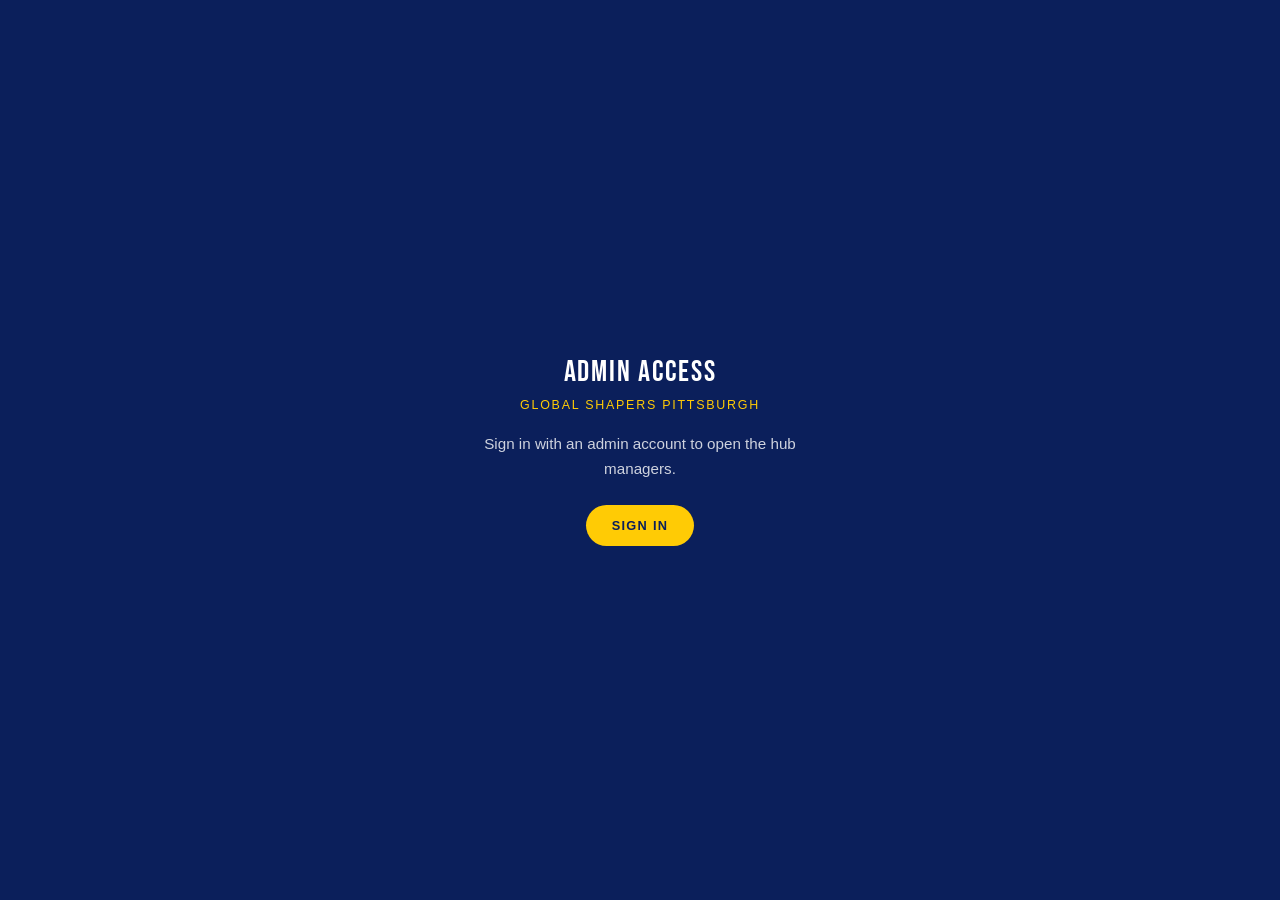
<file: admin/culturepgh.html>
<!DOCTYPE html>
<html lang="en">
<head><script src="gate.js"></script>
<meta charset="UTF-8">
<meta name="viewport" content="width=device-width, initial-scale=1.0">
<meta name="robots" content="noindex, nofollow">
<title>CulturePGH Admin · Global Shapers Pittsburgh</title>
<link rel="icon" type="image/png" href="../assets/favicon.png">
<link href="https://fonts.googleapis.com/css2?family=Bebas+Neue&family=DM+Sans:ital,opsz,wght@0,9..40,300;0,9..40,400;0,9..40,500;0,9..40,600;0,9..40,700&family=Space+Mono:wght@400;700&display=swap" rel="stylesheet">
<style>
  :root {
    --paper:#FAFAF6; --surface:#FFFFFF; --raise:#F3F2EC; --ink:#16181D;
    --slate:#5B6170; --mute:#8A8F9C; --line:#E7E6DF; --line-2:#DEDDD3;
    --blue:#1A4FFF; --navy:#0B1F5B; --blue-tint:#EEF2FF; --gold:#FFCB05; --gold-deep:#B8860B;
    --green:#0E9F6E; --red:#D64545; --todo:#FFF6D6;
    --font-display:'Bebas Neue',sans-serif; --font-body:'DM Sans',system-ui,sans-serif; --font-mono:'Space Mono',monospace;
    --shadow-md:0 12px 32px rgba(11,31,91,0.10); --ease:cubic-bezier(0.4,0,0.2,1); --container:1180px;
  }
  * { margin:0; padding:0; box-sizing:border-box; }
  body { background:var(--paper); color:var(--ink); font-family:var(--font-body); -webkit-font-smoothing:antialiased; padding-bottom:110px; }
  a { color:var(--blue); text-decoration:none; }
  .wrap { max-width:var(--container); margin:0 auto; padding:0 32px; }
  :focus-visible { outline:2px solid var(--blue); outline-offset:2px; }

  header.bar { border-bottom:1px solid var(--line); background:var(--surface); position:sticky; top:0; z-index:50; }
  .bar-inner { max-width:var(--container); margin:0 auto; padding:14px 32px; display:flex; align-items:center; justify-content:space-between; gap:16px; }
  .bar-inner .id { display:flex; align-items:center; gap:12px; }
  .bar-inner img { height:36px; }
  .bar-inner .id b { font-family:var(--font-display); font-size:1.3rem; letter-spacing:0.08em; font-weight:400; }
  .bar-inner .id .sub { font-family:var(--font-mono); font-size:0.58rem; letter-spacing:0.14em; text-transform:uppercase; color:var(--mute); display:block; }
  .bar-right { display:flex; align-items:center; gap:16px; }
  .conn { display:flex; align-items:center; gap:8px; font-family:var(--font-mono); font-size:0.64rem; letter-spacing:0.1em; text-transform:uppercase; color:var(--mute); }
  .conn .dot { width:9px; height:9px; border-radius:50%; background:var(--mute); }
  .conn.ok .dot { background:var(--green); } .conn.ok { color:var(--green); }
  .conn.err .dot { background:var(--red); } .conn.err { color:var(--red); }
  .bar-right a.back { font-family:var(--font-mono); font-size:0.66rem; letter-spacing:0.12em; text-transform:uppercase; color:var(--slate); }

  .admin-nav { display:flex; gap:6px; margin:22px 0 0; flex-wrap:wrap; }
  .admin-nav a { font-family:var(--font-mono); font-size:0.62rem; letter-spacing:0.1em; text-transform:uppercase; color:var(--slate); border:1px solid var(--line-2); padding:7px 14px; }
  .admin-nav a.active { background:var(--navy); color:#fff; border-color:var(--navy); }

  h1 { font-family:var(--font-display); font-weight:400; font-size:clamp(2.2rem,5.5vw,3.2rem); letter-spacing:0.02em; line-height:0.95; margin:22px 0 10px; }
  .lead { color:var(--slate); font-size:1.02rem; line-height:1.6; max-width:70ch; }
  .sec-label { font-family:var(--font-mono); font-size:0.68rem; letter-spacing:0.2em; text-transform:uppercase; color:var(--gold-deep); display:flex; align-items:center; gap:10px; margin:36px 0 16px; }
  .sec-label::before { content:''; width:22px; height:2px; background:var(--gold); }
  .step-n { display:inline-flex; align-items:center; justify-content:center; width:22px; height:22px; background:var(--blue); color:#fff; font-family:var(--font-mono); font-size:0.72rem; font-weight:700; border-radius:50%; flex-shrink:0; }

  .panel { background:var(--surface); border:1px solid var(--line); padding:22px 24px; }
  .connect-row { display:flex; gap:12px; flex-wrap:wrap; align-items:flex-end; }
  .field { display:flex; flex-direction:column; gap:6px; min-width:0; }
  .field > label, .flabel { font-family:var(--font-mono); font-size:0.6rem; letter-spacing:0.12em; text-transform:uppercase; color:var(--slate); }
  .field > label .opt { color:var(--mute); text-transform:none; letter-spacing:0.04em; }
  .field input, .field select, .field textarea {
    padding:10px 12px; border:1px solid var(--line-2); background:var(--surface); font-family:var(--font-body); font-size:0.94rem; color:var(--ink); width:100%;
  }
  .field textarea { min-height:96px; resize:vertical; line-height:1.55; }
  .field textarea.tall { min-height:180px; }
  .field input:focus, .field select:focus, .field textarea:focus { outline:none; border-color:var(--blue); box-shadow:0 0 0 3px rgba(26,79,255,0.12); }
  .field .is-todo { background:var(--todo); border-color:#E9CF6B; }
  .field .bad-input { border-color:var(--red); }
  .field .hint { font-size:0.8rem; color:var(--mute); line-height:1.45; }
  .field.grow { flex:1; min-width:240px; }
  #connect-panel .field input { font-family:var(--font-mono); font-size:0.82rem; }
  details.help { margin-top:14px; }
  details.help summary { cursor:pointer; font-family:var(--font-mono); font-size:0.68rem; letter-spacing:0.08em; text-transform:uppercase; color:var(--blue); }
  details.help ol { margin:14px 0 4px 20px; color:var(--slate); font-size:0.92rem; line-height:1.7; }
  details.help code { font-family:var(--font-mono); font-size:0.82rem; background:var(--raise); padding:2px 6px; color:var(--navy); }
  .adv { margin-top:12px; display:none; gap:12px; flex-wrap:wrap; }
  .adv.show { display:flex; }
  .adv-toggle { background:none; border:none; cursor:pointer; font-family:var(--font-mono); font-size:0.62rem; letter-spacing:0.08em; text-transform:uppercase; color:var(--mute); margin-top:12px; padding:0; }

  .btn { font-family:var(--font-mono); font-size:0.72rem; letter-spacing:0.1em; text-transform:uppercase; font-weight:700; padding:12px 22px; cursor:pointer; border:none; transition:transform .2s var(--ease), box-shadow .2s var(--ease), background .2s var(--ease), color .2s var(--ease); display:inline-flex; align-items:center; gap:8px; justify-content:center; }
  .btn:disabled { opacity:0.4; cursor:not-allowed; }
  .btn-primary { background:var(--blue); color:#fff; clip-path:polygon(0 0,calc(100% - 9px) 0,100% 9px,100% 100%,9px 100%,0 calc(100% - 9px)); }
  .btn-primary:not(:disabled):hover { transform:translateY(-2px); box-shadow:0 10px 24px rgba(26,79,255,0.28); }
  .btn-gold { background:var(--gold); color:var(--navy); }
  .btn-gold:not(:disabled):hover { background:var(--navy); color:#fff; transform:translateY(-2px); }
  .btn-ghost { background:transparent; color:var(--ink); border:1.5px solid var(--line-2); }
  .btn-ghost:not(:disabled):hover { border-color:var(--blue); color:var(--blue); }
  .btn-danger { background:transparent; color:var(--red); border:1.5px solid #F0C4C4; }
  .btn-danger:not(:disabled):hover { background:var(--red); color:#fff; border-color:var(--red); }
  .btn-sm { padding:8px 14px; font-size:0.62rem; }
  .mini-btn { background:none; border:1px solid var(--line-2); font-family:var(--font-mono); font-size:0.56rem; letter-spacing:0.06em; text-transform:uppercase; color:var(--slate); padding:6px 12px; cursor:pointer; }
  .mini-btn:hover:not(:disabled) { border-color:var(--blue); color:var(--blue); }
  .mini-btn.del:hover:not(:disabled) { border-color:var(--red); color:var(--red); }
  .mini-btn:disabled { opacity:0.35; cursor:not-allowed; }

  /* Tabs */
  .tabs { display:flex; gap:0; border-bottom:2px solid var(--line); margin-top:8px; flex-wrap:wrap; }
  .tab { background:none; border:none; cursor:pointer; padding:12px 20px; font-family:var(--font-mono); font-size:0.7rem; letter-spacing:0.12em; text-transform:uppercase; color:var(--slate); border-bottom:3px solid transparent; margin-bottom:-2px; }
  .tab[aria-selected="true"] { color:var(--navy); border-bottom-color:var(--gold); font-weight:700; }
  .tab .badge-n { display:inline-block; min-width:20px; padding:1px 6px; margin-left:6px; background:var(--raise); color:var(--slate); font-size:0.6rem; border-radius:10px; }
  .tabpanel { padding-top:22px; }
  .empty { border:1px dashed var(--line-2); background:var(--surface); padding:26px; text-align:center; color:var(--mute); font-family:var(--font-mono); font-size:0.72rem; line-height:1.6; }

  /* Restaurants: list + editor */
  .r-shell { display:grid; grid-template-columns:320px minmax(0,1fr); gap:22px; align-items:start; }
  @media (max-width:900px) { .r-shell { grid-template-columns:1fr; } }
  .r-side { background:var(--surface); border:1px solid var(--line); position:sticky; top:84px; }
  @media (max-width:900px) { .r-side { position:static; } }
  .r-side-head { padding:14px; border-bottom:1px solid var(--line); display:flex; flex-direction:column; gap:10px; }
  .r-side-head .row { display:flex; gap:8px; }
  .r-side-head input, .r-side-head select { padding:9px 10px; border:1px solid var(--line-2); font-family:var(--font-body); font-size:0.88rem; width:100%; background:var(--surface); }
  .r-list { list-style:none; max-height:62vh; overflow:auto; }
  @media (max-width:900px) { .r-list { max-height:300px; } }
  .r-item { width:100%; text-align:left; background:none; border:none; border-bottom:1px solid var(--line); padding:11px 14px; cursor:pointer; font:inherit; display:flex; gap:10px; align-items:center; }
  .r-item:hover { background:var(--raise); }
  .r-item[aria-current="true"] { background:var(--blue-tint); box-shadow:inset 3px 0 0 var(--blue); }
  .r-item .nm { font-weight:600; font-size:0.93rem; color:var(--ink); display:block; overflow:hidden; text-overflow:ellipsis; white-space:nowrap; }
  .r-item .mt { font-family:var(--font-mono); font-size:0.56rem; letter-spacing:0.08em; text-transform:uppercase; color:var(--mute); display:block; margin-top:2px; }
  .r-item .txt { min-width:0; flex:1; }
  .pill { font-family:var(--font-mono); font-size:0.52rem; letter-spacing:0.08em; text-transform:uppercase; padding:3px 7px; flex-shrink:0; }
  .pill.featured { background:#FFF0B3; color:#6B4E00; }
  .pill.listed { background:var(--raise); color:var(--slate); }
  .pill.err { background:#FDE8E8; color:var(--red); }
  .pill.new { background:#E3F8EF; color:var(--green); }
  .r-count { padding:10px 14px; font-family:var(--font-mono); font-size:0.58rem; letter-spacing:0.1em; text-transform:uppercase; color:var(--mute); }

  .ed { background:var(--surface); border:1px solid var(--line); }
  .ed-head { padding:18px 22px; border-bottom:1px solid var(--line); display:flex; gap:12px; align-items:center; justify-content:space-between; flex-wrap:wrap; }
  .ed-head h2 { font-family:var(--font-display); font-weight:400; font-size:1.9rem; letter-spacing:0.03em; line-height:1; }
  .ed-head .acts { display:flex; gap:8px; flex-wrap:wrap; }
  .ed-body { padding:6px 22px 24px; }
  fieldset.grp { border:none; border-top:1px solid var(--line); padding:20px 0 4px; margin-top:16px; }
  fieldset.grp:first-child { border-top:none; margin-top:0; }
  fieldset.grp > legend { font-family:var(--font-mono); font-size:0.66rem; letter-spacing:0.16em; text-transform:uppercase; color:var(--gold-deep); padding:0; margin-bottom:4px; float:left; width:100%; }
  fieldset.grp > legend + * { clear:both; }
  .grp-note { font-size:0.86rem; color:var(--slate); line-height:1.55; margin:4px 0 14px; clear:both; }
  .grid { display:grid; grid-template-columns:repeat(2, minmax(0,1fr)); gap:14px 16px; margin-top:12px; }
  .grid.three { grid-template-columns:repeat(3, minmax(0,1fr)); }
  .grid .span2 { grid-column:span 2; }
  .grid .span3 { grid-column:1 / -1; }
  @media (max-width:640px) { .grid, .grid.three { grid-template-columns:1fr; } .grid .span2 { grid-column:auto; } }
  .inline { display:flex; gap:8px; align-items:flex-end; }
  .inline .field { flex:1; }

  .errors { background:#FDF1F1; border:1px solid #F2C9C9; border-left:4px solid var(--red); padding:12px 16px; margin:16px 0 0; font-size:0.88rem; color:#8A1F1F; line-height:1.55; }
  .errors ul { margin:6px 0 0 18px; }
  .todo-note { background:var(--todo); border:1px solid #E9CF6B; padding:10px 14px; margin-top:16px; font-size:0.86rem; color:#6B4E00; line-height:1.5; }

  /* Images */
  .img-slot { display:grid; grid-template-columns:160px 1fr; gap:14px; align-items:start; margin-top:12px; }
  .img-slot.round { grid-template-columns:120px 1fr; }
  @media (max-width:520px) { .img-slot, .img-slot.round { grid-template-columns:1fr; } }
  .img-box { position:relative; width:100%; aspect-ratio:3/2; background:var(--blue-tint); border:1px dashed #B9C6F5; display:flex; align-items:center; justify-content:center; overflow:hidden; cursor:pointer; font-family:var(--font-mono); font-size:0.58rem; letter-spacing:0.08em; text-transform:uppercase; color:var(--blue); text-align:center; padding:6px; }
  .img-slot.round .img-box { aspect-ratio:1; border-radius:50%; max-width:140px; }
  .img-box img { position:absolute; inset:0; width:100%; height:100%; object-fit:cover; }
  .img-box input { position:absolute; width:1px; height:1px; opacity:0; }
  .img-box:focus-within { outline:2px solid var(--blue); outline-offset:2px; }
  .img-box.drag { background:#DCE5FF; border-color:var(--blue); }
  .img-side { display:flex; flex-direction:column; gap:8px; min-width:0; }
  .img-side .btns { display:flex; gap:6px; flex-wrap:wrap; }
  .gallery { display:grid; grid-template-columns:repeat(auto-fill, minmax(190px, 1fr)); gap:14px; margin-top:12px; }
  .g-item { border:1px solid var(--line); background:var(--paper); padding:8px; display:flex; flex-direction:column; gap:8px; }
  .g-item .img-box { cursor:default; }
  .g-item textarea { min-height:56px; font-size:0.85rem; }
  .g-item .btns { display:flex; gap:4px; }
  .g-add { border:1px dashed #B9C6F5; background:var(--blue-tint); display:flex; flex-direction:column; align-items:center; justify-content:center; gap:6px; min-height:160px; cursor:pointer; font-family:var(--font-mono); font-size:0.62rem; letter-spacing:0.08em; text-transform:uppercase; color:var(--blue); text-align:center; padding:12px; position:relative; }
  .g-add input { position:absolute; width:1px; height:1px; opacity:0; }
  .g-add:focus-within { outline:2px solid var(--blue); outline-offset:2px; }
  .g-add.drag { background:#DCE5FF; border-color:var(--blue); }
  .busy { font-family:var(--font-mono); font-size:0.62rem; color:var(--mute); }

  /* Dinners */
  .d-card { background:var(--surface); border:1px solid var(--line); padding:18px 20px; margin-bottom:14px; }
  .d-card.upcoming { border-left:4px solid var(--gold); }
  .d-card .d-top { display:flex; justify-content:space-between; gap:10px; align-items:center; flex-wrap:wrap; }
  .d-card .d-top b { font-weight:600; }

  .publish { position:fixed; left:0; right:0; bottom:0; background:var(--surface); border-top:1px solid var(--line); box-shadow:0 -8px 24px rgba(11,31,91,0.06); z-index:40; }
  .publish-inner { max-width:var(--container); margin:0 auto; padding:14px 32px; display:flex; align-items:center; justify-content:space-between; gap:16px; flex-wrap:wrap; }
  .publish .summary { font-family:var(--font-mono); font-size:0.72rem; letter-spacing:0.04em; color:var(--slate); line-height:1.5; }
  .publish .summary b { color:var(--ink); }
  .publish .summary .bad { color:var(--red); }
  .log { margin-top:18px; border:1px solid var(--line-2); background:#0d0f14; color:#cfe3ff; font-family:var(--font-mono); font-size:0.72rem; line-height:1.7; padding:16px 18px; max-height:240px; overflow:auto; display:none; white-space:pre-wrap; }
  .log.show { display:block; }
  .log .ok { color:#7fe0b0; } .log .err { color:#ff9d9d; } .log .dim { color:#7d90b8; }
  .toast { position:fixed; left:50%; bottom:92px; transform:translateX(-50%) translateY(20px); background:var(--navy); color:#fff; font-family:var(--font-mono); font-size:0.74rem; letter-spacing:0.06em; padding:13px 22px; opacity:0; pointer-events:none; transition:opacity .25s, transform .25s; z-index:200; max-width:90vw; }
  .toast.show { opacity:1; transform:translateX(-50%) translateY(0); }
  .visually-hidden { position:absolute!important; width:1px; height:1px; overflow:hidden; clip:rect(0 0 0 0); white-space:nowrap; }
  @media (max-width:560px) { .wrap, .bar-inner, .publish-inner { padding-left:16px; padding-right:16px; } .ed-body { padding:4px 14px 20px; } .ed-head { padding:16px 14px; } .bar-right a.back { display:none; } }
</style>
</head>
<body>

  <header class="bar">
    <div class="bar-inner">
      <div class="id">
        <img src="../assets/global-shapers-pittsburgh-logo.png" alt="Global Shapers Pittsburgh">
        <div><b>CulturePGH Admin</b><span class="sub">Guide &amp; Dinners Manager</span></div>
      </div>
      <div class="bar-right">
        <div class="conn" id="conn"><span class="dot"></span><span id="conn-text">Not connected</span></div>
        <a class="back" href="../culturepgh/" target="_blank" rel="noopener">View CulturePGH →</a>
      </div>
    </div>
  </header>

  <main class="wrap">
    <nav class="admin-nav" aria-label="Admin tools">
      <a href="photos.html">Photos &amp; Roster</a>
      <a href="events.html">Events</a>
      <a href="calendar.html">Calendar</a>
      <a href="projects.html">Projects</a>
      <a href="shapers.html">Shaper Links</a>
      <a href="culturepgh.html" class="active" aria-current="page">CulturePGH</a>
    </nav>
    <h1>CULTUREPGH MANAGER</h1>
    <p class="lead">Add and edit restaurants in the guide, upload owner headshots and food photos, schedule dinners, and set the Instagram handle. Changes stay in this browser tab until you hit <b>Publish</b>, then they go live on the site in about a minute.</p>

    <div class="sec-label"><span class="step-n">1</span> Connect to the website</div>
    <div class="panel" id="connect-panel">
      <div class="connect-row">
        <div class="field grow">
          <label for="token">GitHub access token</label>
          <input type="password" id="token" placeholder="github_pat_… (stored only in this browser)" autocomplete="off" spellcheck="false">
        </div>
        <button class="btn btn-primary" id="connect" type="button">Connect</button>
        <button class="btn btn-ghost" id="forget" type="button" hidden>Forget token</button>
      </div>
      <button class="adv-toggle" id="adv-toggle" type="button" aria-expanded="false" aria-controls="adv">▸ Repository settings</button>
      <div class="adv" id="adv">
        <div class="field"><label for="owner">Owner</label><input type="text" id="owner" value="oaklandflyer"></div>
        <div class="field"><label for="repo">Repository</label><input type="text" id="repo" value="pittsburgh-shapers-website"></div>
        <div class="field"><label for="branch">Branch</label><input type="text" id="branch" value="main"></div>
      </div>
      <details class="help">
        <summary>How do I get a token? (one time, ~2 minutes)</summary>
        <ol>
          <li>Go to <a href="https://github.com/settings/personal-access-tokens/new" target="_blank" rel="noopener">github.com/settings/personal-access-tokens/new</a> (Fine-grained tokens).</li>
          <li><b>Resource owner:</b> <code>oaklandflyer</code>. <b>Repository access:</b> Only select repositories → <code>pittsburgh-shapers-website</code>.</li>
          <li><b>Permissions</b> → Repository permissions → <b>Contents</b> → <b>Read and write</b>.</li>
          <li>Generate the token (starts with <code>github_pat_</code>) and paste it above. It's saved only in this browser, and the other admin tools share it.</li>
        </ol>
      </details>
    </div>

    <div class="sec-label"><span class="step-n">2</span> Edit</div>
    <div class="tabs" role="tablist" aria-label="What to edit">
      <button class="tab" role="tab" id="tab-r" aria-controls="panel-r" aria-selected="true" type="button">Restaurants <span class="badge-n" id="n-r">0</span></button>
      <button class="tab" role="tab" id="tab-d" aria-controls="panel-d" aria-selected="false" type="button" tabindex="-1">Dinners <span class="badge-n" id="n-d">0</span></button>
      <button class="tab" role="tab" id="tab-s" aria-controls="panel-s" aria-selected="false" type="button" tabindex="-1">Settings</button>
    </div>

    <section class="tabpanel" role="tabpanel" id="panel-r" aria-labelledby="tab-r">
      <div id="r-root"><div class="empty">Connect above to load the restaurant guide.</div></div>
    </section>
    <section class="tabpanel" role="tabpanel" id="panel-d" aria-labelledby="tab-d" hidden>
      <div id="d-root"><div class="empty">Connect above to load dinners.</div></div>
    </section>
    <section class="tabpanel" role="tabpanel" id="panel-s" aria-labelledby="tab-s" hidden>
      <div id="s-root"><div class="empty">Connect above to load settings.</div></div>
    </section>

    <div class="log" id="log" aria-live="polite"></div>
  </main>

  <div class="publish">
    <div class="publish-inner">
      <div class="summary" id="summary" aria-live="polite">Connect a token to start.</div>
      <span style="display:flex;gap:8px;flex-wrap:wrap">
        <button class="btn btn-ghost" id="discard" type="button" disabled>Discard changes</button>
        <button class="btn btn-gold" id="publish" type="button" disabled>▲ Publish to website</button>
      </span>
    </div>
  </div>

  <div class="toast" id="toast" role="status"></div>

<script>
(function () {
  'use strict';

  // ---------------------------------------------------------------------------
  // Config
  // ---------------------------------------------------------------------------
  var LS_TOKEN = 'gs_photo_token', LS_REPO = 'gs_photo_repo';   // shared with the other admin tools
  var F_GUIDE = 'culturepgh/restaurants.json';
  var F_DINNERS = 'culturepgh/dinners.json';
  var F_SETTINGS = 'culturepgh/settings.json';
  var IMG_ROOT = 'assets/culturepgh/';
  var PLACEHOLDER = 'assets/culturepgh/placeholder-TODO.svg';
  var SIZES = { hero: 1600, gallery: 1600, headshot: 600, dinner: 1600 };
  var JPG_Q = 0.82;
  var DASH_RE = /[—–]/;   // em and en dashes: house style says none in site copy

  // ---------------------------------------------------------------------------
  // State
  // ---------------------------------------------------------------------------
  var S = {
    connected: false, loaded: false, publishing: false,
    guide: null,          // top-level object from restaurants.json (minus the list)
    rs: [],               // [{ uid, d: entryObject, isNew, slugTouched }]
    dinnersDoc: null, ds: [],
    settings: null,
    sel: null,            // uid of selected restaurant
    filter: { q: '', status: '' },
    dirty: { guide: false, dinners: false, settings: false },
    uploads: {},          // repo path -> Blob (new images, not yet published)
    previews: {},         // repo path -> object URL
    deletes: {},          // repo path -> true (published images no longer used)
    busy: 0,              // images being processed
    snapshot: null        // JSON of what was loaded, for Discard
  };
  var uid = 0;

  var $ = function (id) { return document.getElementById(id); };
  var E = {
    token: $('token'), connect: $('connect'), forget: $('forget'), owner: $('owner'), repo: $('repo'), branch: $('branch'),
    adv: $('adv'), advToggle: $('adv-toggle'), conn: $('conn'), connText: $('conn-text'),
    rRoot: $('r-root'), dRoot: $('d-root'), sRoot: $('s-root'),
    publish: $('publish'), discard: $('discard'), summary: $('summary'), log: $('log'), toast: $('toast')
  };

  // ---------------------------------------------------------------------------
  // Small helpers
  // ---------------------------------------------------------------------------
  function esc(s) { return String(s == null ? '' : s).replace(/&/g, '&amp;').replace(/</g, '&lt;').replace(/>/g, '&gt;').replace(/"/g, '&quot;'); }
  function toast(msg) { E.toast.textContent = msg; E.toast.classList.add('show'); clearTimeout(toast._t); toast._t = setTimeout(function () { E.toast.classList.remove('show'); }, 2800); }
  function slugify(s) { return String(s || '').toLowerCase().replace(/'/g, '').replace(/&/g, ' and ').replace(/[^a-z0-9]+/g, '-').replace(/^-+|-+$/g, ''); }
  function isTodo(v) { return typeof v === 'string' && /^\s*TODO\b/i.test(v); }
  function blank(v) { return v == null || (typeof v === 'string' && (!v.trim() || isTodo(v))); }
  function rand() { return Math.random().toString(36).slice(2, 7); }
  function clone(o) { return JSON.parse(JSON.stringify(o)); }
  function byUid(id) { return S.rs.filter(function (r) { return r.uid === id; })[0]; }
  function get(o, path) { return path.split('.').reduce(function (a, k) { return a == null ? undefined : a[k]; }, o); }
  function set(o, path, v) {
    var ks = path.split('.'), last = ks.pop();
    ks.forEach(function (k) { if (o[k] == null || typeof o[k] !== 'object') o[k] = {}; o = o[k]; });
    o[last] = v;
  }
  function imgUrl(path) {
    if (!path) return '';
    if (S.previews[path]) return S.previews[path];
    if (/^https?:\/\//i.test(path)) return path;
    return '../' + path.replace(/^\/+/, '') + (S.bust ? '?v=' + S.bust : '');
  }
  function markDirty(which) { S.dirty[which] = true; updateBar(); }
  function anyDirty() { return S.dirty.guide || S.dirty.dinners || S.dirty.settings; }

  // Drop a no-longer-used image: forget pending uploads, schedule published ones for deletion.
  function releaseImage(path) {
    if (!path || typeof path !== 'string') return;
    if (S.uploads[path]) {
      delete S.uploads[path];
      if (S.previews[path]) { URL.revokeObjectURL(S.previews[path]); delete S.previews[path]; }
    } else if (path.indexOf(IMG_ROOT) === 0 && path !== PLACEHOLDER) {
      S.deletes[path] = true;
    }
  }

  // ---------------------------------------------------------------------------
  // Image processing (resize + JPEG in the browser, strips EXIF/location data)
  // ---------------------------------------------------------------------------
  function loadViaImg(file) { return new Promise(function (res, rej) { var url = URL.createObjectURL(file), img = new Image(); img.onload = function () { URL.revokeObjectURL(url); res(img); }; img.onerror = function () { URL.revokeObjectURL(url); rej(new Error('decode failed')); }; img.src = url; }); }
  function optimize(file, maxEdge) {
    var p = ('createImageBitmap' in window) ? createImageBitmap(file, { imageOrientation: 'from-image' }).catch(function () { return loadViaImg(file); }) : loadViaImg(file);
    return p.then(function (bmp) {
      var w = bmp.width, h = bmp.height, k = Math.min(1, maxEdge / Math.max(w, h));
      var c = document.createElement('canvas'); c.width = Math.round(w * k); c.height = Math.round(h * k);
      var x = c.getContext('2d'); x.fillStyle = '#fff'; x.fillRect(0, 0, c.width, c.height); x.drawImage(bmp, 0, 0, c.width, c.height);
      if (bmp.close) bmp.close();
      return new Promise(function (res, rej) { c.toBlob(function (b) { b ? res(b) : rej(new Error('encode failed')); }, 'image/jpeg', JPG_Q); });
    });
  }
  // Process a file and register it as a pending upload at a fresh path. Calls done(path).
  function takeImage(file, folder, base, maxEdge, done) {
    if (!file || !/^image\//.test(file.type)) { toast('Choose an image file (JPG, PNG, HEIC, WEBP)'); return; }
    S.busy++; updateBar();
    optimize(file, maxEdge).then(function (blob) {
      var path = IMG_ROOT + folder + '/' + base + '-' + rand() + '.jpg';
      S.uploads[path] = blob; S.previews[path] = URL.createObjectURL(blob);
      S.busy--; done(path);
    }).catch(function () { S.busy--; updateBar(); toast('Could not read that image. Try a JPG or PNG.'); });
  }
  function folderFor(r) { return slugify(r.d.slug) || ('new-' + r.uid); }

  // ---------------------------------------------------------------------------
  // Validation
  // ---------------------------------------------------------------------------
  function dashFields(obj, prefix, out) {
    Object.keys(obj || {}).forEach(function (k) {
      if (k.charAt(0) === '_') return;
      var v = obj[k], p = prefix ? prefix + '.' + k : k;
      if (typeof v === 'string' && DASH_RE.test(v)) out.push(p);
      else if (v && typeof v === 'object') dashFields(v, p, out);
    });
    return out;
  }
  function restaurantErrors(r) {
    var d = r.d, errs = [];
    if (blank(d.name)) errs.push('Name is required.');
    if (!/^[a-z0-9]+(-[a-z0-9]+)*$/.test(d.slug || '')) errs.push('URL slug must be lowercase letters, numbers, and single hyphens.');
    else if (S.rs.some(function (o) { return o !== r && o.d.slug === d.slug; })) errs.push('Another restaurant already uses the slug "' + d.slug + '".');
    var hasLat = d.lat != null, hasLng = d.lng != null;
    if (hasLat !== hasLng) errs.push('Fill in both latitude and longitude, or neither.');
    if (hasLat && (typeof d.lat !== 'number' || d.lat < 39 || d.lat > 42)) errs.push('Latitude should be a number near 40.4 (Pittsburgh).');
    if (hasLng && (typeof d.lng !== 'number' || d.lng < -82 || d.lng > -78)) errs.push('Longitude should be a negative number near -80.0 (Pittsburgh).');
    if (!blank(d.website) && !/^https?:\/\//i.test(d.website)) errs.push('Website must start with https://');
    if (d.heroImage && d.heroImage.src && blank(d.heroImage.alt)) errs.push('Main photo needs a description (alt text).');
    (d.gallery || []).forEach(function (g, i) { if (blank(g.alt)) errs.push('Gallery photo ' + (i + 1) + ' needs a description (alt text).'); });
    var dash = dashFields(d, '', []);
    if (dash.length) errs.push('Replace em/en dashes (— or –) with a comma, period, or hyphen in: ' + dash.join(', ') + '.');
    return errs;
  }
  function dinnerErrors(x, i) {
    var errs = [];
    if (x.date && !/^\d{4}-\d{2}-\d{2}$/.test(x.date)) errs.push('Dinner ' + (i + 1) + ': date must be a full date.');
    if (!blank(x.ticketUrl) && !/^https?:\/\//i.test(x.ticketUrl)) errs.push('Dinner ' + (i + 1) + ': ticket link must start with https://');
    if (x.photo && x.photo.src && blank(x.photo.alt)) errs.push('Dinner ' + (i + 1) + ': photo needs a description (alt text).');
    var dash = dashFields(x, '', []);
    if (dash.length) errs.push('Dinner ' + (i + 1) + ': replace em/en dashes in ' + dash.join(', ') + '.');
    return errs;
  }
  function allErrors() {
    var out = [];
    S.rs.forEach(function (r) { restaurantErrors(r).forEach(function (e) { out.push((r.d.name || 'Untitled') + ': ' + e); }); });
    S.ds.forEach(function (x, i) { out = out.concat(dinnerErrors(x.d, i)); });
    if (S.settings && !blank(S.settings.instagram) && !/^@?[A-Za-z0-9._]{1,30}$/.test(S.settings.instagram.trim())) out.push('Settings: Instagram handle can only contain letters, numbers, periods, and underscores.');
    return out;
  }

  // ---------------------------------------------------------------------------
  // Restaurants tab
  // ---------------------------------------------------------------------------
  function typeKeys() { return Object.keys((S.guide && S.guide.types) || {}); }
  function typeLabel(t) { return ((S.guide && S.guide.types) || {})[t] || t; }
  function distinct(field) {
    var m = {}; S.rs.forEach(function (r) { var v = r.d[field]; if (!blank(v)) m[v] = 1; });
    return Object.keys(m).sort();
  }
  function cuisineGroups() {
    var list = ((S.guide && S.guide.cuisineGroups) || []).slice();
    distinct('cuisineGroup').forEach(function (g) { if (list.indexOf(g) === -1) list.push(g); });
    return list;
  }

  function renderRestaurants() {
    if (!S.loaded) { E.rRoot.innerHTML = '<div class="empty">Connect above to load the restaurant guide.</div>'; return; }
    E.rRoot.innerHTML =
      '<div class="r-shell">' +
        '<aside class="r-side" aria-label="Restaurant list">' +
          '<div class="r-side-head">' +
            '<button class="btn btn-primary" type="button" id="r-add">+ Add restaurant</button>' +
            '<label class="visually-hidden" for="r-q">Search restaurants</label>' +
            '<input id="r-q" type="search" placeholder="Search by name, cuisine, neighborhood" value="' + esc(S.filter.q) + '">' +
            '<label class="visually-hidden" for="r-st">Filter by status</label>' +
            '<select id="r-st"><option value="">All statuses</option><option value="featured">Featured partners</option><option value="listed">On our radar</option><option value="issues">Needs fixing</option></select>' +
          '</div>' +
          '<ul class="r-list" id="r-list"></ul>' +
          '<div class="r-count" id="r-count"></div>' +
        '</aside>' +
        '<div id="r-editor"></div>' +
      '</div>';
    $('r-st').value = S.filter.status;
    $('r-add').addEventListener('click', addRestaurant);
    $('r-q').addEventListener('input', function (e) { S.filter.q = e.target.value; renderList(); });
    $('r-st').addEventListener('change', function (e) { S.filter.status = e.target.value; renderList(); });
    renderList(); renderEditor();
  }

  function renderList() {
    var ul = $('r-list'); if (!ul) return;
    var q = S.filter.q.trim().toLowerCase();
    var shown = S.rs.slice().sort(function (a, b) {
      if (a.isNew !== b.isNew) return a.isNew ? -1 : 1;
      return String(a.d.name || '').localeCompare(String(b.d.name || ''));
    }).filter(function (r) {
      var d = r.d;
      if (S.filter.status === 'issues' && !restaurantErrors(r).length) return false;
      if ((S.filter.status === 'featured' || S.filter.status === 'listed') && d.status !== S.filter.status) return false;
      if (!q) return true;
      return [d.name, d.cuisine, d.cuisineGroup, d.neighborhood, d.owner && d.owner.name].join(' ').toLowerCase().indexOf(q) !== -1;
    });
    ul.innerHTML = shown.length ? '' : '<li class="empty" style="border:none">No matches.</li>';
    shown.forEach(function (r) {
      var d = r.d, bad = restaurantErrors(r).length;
      var li = document.createElement('li');
      var meta = [d.cuisine, d.neighborhood].filter(function (v) { return !blank(v); }).join(' · ');
      li.innerHTML = '<button type="button" class="r-item"' + (S.sel === r.uid ? ' aria-current="true"' : '') + '>' +
        '<span class="txt"><span class="nm">' + esc(d.name || 'Untitled restaurant') + '</span><span class="mt">' + esc(meta || 'No details yet') + '</span></span>' +
        (bad ? '<span class="pill err" title="Needs fixing before publish">Fix</span>' : '') +
        (r.isNew ? '<span class="pill new">New</span>' : '') +
        '<span class="pill ' + (d.status === 'featured' ? 'featured">Featured' : 'listed">Radar') + '</span></button>';
      li.firstChild.addEventListener('click', function () { S.sel = r.uid; renderList(); renderEditor(); var ed = $('r-editor'); if (window.innerWidth < 900 && ed) ed.scrollIntoView({ behavior: 'smooth', block: 'start' }); });
      ul.appendChild(li);
    });
    $('r-count').textContent = shown.length === S.rs.length ? S.rs.length + ' places' : shown.length + ' of ' + S.rs.length + ' places';
    $('n-r').textContent = S.rs.length;
  }

  function addRestaurant() {
    var r = { uid: ++uid, isNew: true, slugTouched: false, d: {
      slug: '', name: '', status: 'listed', tier: null, type: 'restaurant', cuisine: '', cuisineGroup: '', neighborhood: '',
      address: '', lat: null, lng: null, website: '', instagram: '', blurb: '', owner: null, story: '', heroImage: null, gallery: [] } };
    S.rs.push(r); S.sel = r.uid; S.filter.q = ''; S.filter.status = '';
    markDirty('guide'); renderRestaurants();
    var n = $('f-name'); if (n) n.focus();
  }

  function deleteRestaurant(r) {
    if (!confirm('Remove ' + (r.d.name || 'this restaurant') + ' from the guide? Its photos will be deleted when you publish. Any dinner linked to it will lose the link.')) return;
    releaseImage(r.d.heroImage && r.d.heroImage.src);
    releaseImage(r.d.owner && r.d.owner.headshot);
    (r.d.gallery || []).forEach(function (g) { releaseImage(g.src); });
    S.rs = S.rs.filter(function (x) { return x !== r; });
    S.ds.forEach(function (x) { if (x.d.restaurant === r.d.slug) { x.d.restaurant = ''; markDirty('dinners'); } });
    S.sel = null; markDirty('guide'); renderRestaurants(); toast('Removed. Publish to make it final.');
  }

  // Field builders. Each input carries data-k (the JSON path) and data-t (type).
  function fText(id, k, label, val, opts) {
    opts = opts || {};
    var classes = [opts.tall ? 'tall' : '', isTodo(val) ? 'is-todo' : ''].filter(Boolean).join(' ');
    var cls = classes ? ' class="' + classes + '"' : '';
    var input = opts.area
      ? '<textarea id="' + id + '" data-k="' + k + '"' + cls + ' placeholder="' + esc(opts.ph || '') + '">' + esc(val == null ? '' : val) + '</textarea>'
      : '<input id="' + id + '" type="' + (opts.type || 'text') + '" data-k="' + k + '"' + (opts.t ? ' data-t="' + opts.t + '"' : '') + (opts.list ? ' list="' + opts.list + '"' : '') + (opts.inputmode ? ' inputmode="' + opts.inputmode + '"' : '') + cls + ' value="' + esc(val == null ? '' : val) + '" placeholder="' + esc(opts.ph || '') + '"' + (opts.auto ? ' autocomplete="' + opts.auto + '"' : ' autocomplete="off"') + '>';
    return '<div class="field' + (opts.span ? ' ' + opts.span : '') + '"><label for="' + id + '">' + label + (opts.opt ? ' <span class="opt">(optional)</span>' : '') + '</label>' + input +
      (opts.hint ? '<div class="hint" id="' + id + '-hint">' + opts.hint + '</div>' : '') + '</div>';
  }
  function fSelect(id, k, label, val, options, opts) {
    opts = opts || {};
    return '<div class="field' + (opts.span ? ' ' + opts.span : '') + '"><label for="' + id + '">' + label + '</label><select id="' + id + '" data-k="' + k + '"' + (opts.t ? ' data-t="' + opts.t + '"' : '') + '>' +
      options.map(function (o) { return '<option value="' + esc(o[0]) + '"' + (String(val == null ? '' : val) === String(o[0]) ? ' selected' : '') + '>' + esc(o[1]) + '</option>'; }).join('') +
      '</select>' + (opts.hint ? '<div class="hint">' + opts.hint + '</div>' : '') + '</div>';
  }
  function imageSlot(id, path, alt, label, opts) {
    opts = opts || {};
    var url = imgUrl(path);
    return '<div class="img-slot' + (opts.round ? ' round' : '') + '">' +
      '<label class="img-box" id="' + id + '-box" data-drop="' + id + '">' + (url ? '<img src="' + esc(url) + '" alt="">' : (opts.empty || 'Upload photo')) +
        '<input type="file" accept="image/*" id="' + id + '-file" aria-label="' + esc((url ? 'Replace ' : 'Upload ') + label) + '"></label>' +
      '<div class="img-side">' +
        (opts.altKey ? fText(id + '-alt', opts.altKey, 'Describe the photo (alt text)', alt, { area: true, ph: 'e.g. A plate of chili momo with tomato achar', hint: 'Read aloud by screen readers. Say what\'s in the picture.' }) : '') +
        '<div class="btns">' +
          '<button type="button" class="mini-btn" data-pick="' + id + '">' + (url ? 'Replace' : 'Choose file') + '</button>' +
          (path ? '<button type="button" class="mini-btn del" data-clear="' + id + '">Remove</button>' : '') +
        '</div>' +
        (opts.note ? '<div class="hint">' + opts.note + '</div>' : '') +
      '</div></div>';
  }

  function renderEditor() {
    var host = $('r-editor'); if (!host) return;
    var r = byUid(S.sel);
    if (!r) {
      host.innerHTML = '<div class="empty">Pick a restaurant from the list to edit it, or add a new one.<br><br>' +
        '<b>Featured partner</b>: we\'ve visited, gathered photos, and the owner agreed to take part.<br><b>On our radar</b>: a place we like that hasn\'t partnered with us.</div>';
      return;
    }
    var d = r.d, owner = d.owner || {}, errs = restaurantErrors(r);
    var hasTodo = JSON.stringify(d).indexOf('"TODO') !== -1;
    var tiers = [['', 'Not signed up'], ['1', '1. Listed in the guide'], ['2', '2. Full feature'], ['3', '3. Hosts a dinner']];
    var types = typeKeys().map(function (t) { return [t, typeLabel(t)]; });
    var groups = [['', 'Choose a group']].concat(cuisineGroups().map(function (g) { return [g, g]; }));
    if (!blank(d.cuisineGroup) && cuisineGroups().indexOf(d.cuisineGroup) === -1) groups.push([d.cuisineGroup, d.cuisineGroup]);
    if (isTodo(d.cuisineGroup)) groups.push([d.cuisineGroup, d.cuisineGroup]);

    host.innerHTML =
      '<div class="ed">' +
        '<div class="ed-head"><h2>' + esc(d.name || 'New restaurant') + '</h2><div class="acts">' +
          (r.isNew ? '' : '<a class="btn btn-ghost btn-sm" target="_blank" rel="noopener" href="../culturepgh/restaurant/?slug=' + encodeURIComponent(d.slug) + '">View live page ↗</a>') +
          '<button type="button" class="btn btn-danger btn-sm" id="r-del">Remove</button></div></div>' +
        '<div class="ed-body" id="ed-body">' +
          (errs.length ? '<div class="errors" role="alert"><b>Fix before publishing:</b><ul>' + errs.map(function (e) { return '<li>' + esc(e) + '</li>'; }).join('') + '</ul></div>' : '') +
          (hasTodo ? '<div class="todo-note">Fields highlighted in yellow still hold <b>TODO</b> placeholder text. The site hides them until you replace them.</div>' : '') +

          '<fieldset class="grp"><legend>Basics</legend><div class="grid">' +
            fText('f-name', 'name', 'Name', d.name, { ph: 'e.g. Himali Kitchen' }) +
            fText('f-slug', 'slug', 'URL slug', d.slug, { ph: 'himali-kitchen', hint: r.isNew ? 'Fills in from the name. Page will be /culturepgh/restaurant/?slug=' + esc(d.slug || '…') : 'Changing this breaks links people have already shared.' }) +
            fSelect('f-status', 'status', 'Status', d.status, [['listed', 'On our radar (not a partner)'], ['featured', 'Featured partner']], { hint: 'Only featured partners get the partner badge.' }) +
            fSelect('f-tier', 'tier', 'Participation tier', d.tier == null ? '' : d.tier, tiers, { t: 'int', hint: 'For our records. Not shown on the site.' }) +
            fSelect('f-type', 'type', 'Type', d.type, types, {}) +
            fText('f-blurb', 'blurb', 'One-line blurb', d.blurb, { opt: true, ph: 'Shown on the guide card', span: '' }) +
          '</div></fieldset>' +

          '<fieldset class="grp"><legend>Cuisine</legend><div class="grid">' +
            fText('f-cuisine', 'cuisine', 'Specific cuisine', d.cuisine, { ph: 'e.g. Nepali', list: 'dl-cuisine', hint: 'Shown on cards and the profile.' }) +
            fSelect('f-group', 'cuisineGroup', 'Filter group', d.cuisineGroup, groups, { hint: 'Used only by the guide\'s Cuisine filter. Add groups in Settings.' }) +
          '</div></fieldset>' +

          '<fieldset class="grp"><legend>Location &amp; links</legend><div class="grid">' +
            fText('f-hood', 'neighborhood', 'Neighborhood', d.neighborhood, { list: 'dl-hood', ph: 'e.g. Brentwood', hint: 'Pick an existing one when you can so the filter stays tidy.' }) +
            fText('f-addr', 'address', 'Street address', d.address, { ph: '3536 Saw Mill Run Blvd, Pittsburgh, PA 15227' }) +
            '<div class="field span2"><span class="flabel">Map pin</span><div class="inline">' +
              fText('f-lat', 'lat', 'Latitude', d.lat, { t: 'num', inputmode: 'decimal', ph: '40.44' }) +
              fText('f-lng', 'lng', 'Longitude', d.lng, { t: 'num', inputmode: 'decimal', ph: '-79.99' }) +
              '<button type="button" class="btn btn-ghost btn-sm" id="f-geo" style="margin-bottom:1px">Find from address</button>' +
            '</div><div class="hint" id="geo-hint">Leave both empty to keep it off the map. "Find from address" asks OpenStreetMap; double-check the pin on the live page. You can also right-click the spot in Google Maps and copy the numbers.</div></div>' +
            fText('f-web', 'website', 'Website', d.website, { opt: true, type: 'url', ph: 'https://' }) +
            fText('f-ig', 'instagram', 'Instagram', d.instagram, { opt: true, ph: 'handle, without the @' }) +
          '</div></fieldset>' +

          '<fieldset class="grp"><legend>Owner</legend><p class="grp-note">Leave the name empty to hide the owner section. Without a headshot the page shows their initials; without a bio it says the story is coming soon.</p><div class="grid">' +
            fText('f-oname', 'owner.name', 'Owner name', owner.name, { opt: true, ph: 'e.g. Tom' }) +
            '<div class="field"><span class="flabel">Headshot <span class="opt" style="text-transform:none">(optional)</span></span>' +
              imageSlot('img-head', owner.headshot, '', 'owner headshot', { round: true, empty: 'Headshot', note: 'Square crops work best. Alt text is added automatically from the name.' }) + '</div>' +
            fText('f-obio', 'owner.bio', 'Owner bio', owner.bio, { area: true, span: 'span2', opt: true, ph: 'How they came to Pittsburgh and what inspires the food. Leave a blank line between paragraphs.' }) +
          '</div></fieldset>' +

          '<fieldset class="grp"><legend>Story</legend><div class="grid">' +
            fText('f-story', 'story', 'The restaurant\'s story', d.story, { area: true, tall: true, span: 'span2', opt: true, ph: 'Longer write-up for the profile page. Leave a blank line between paragraphs.' }) +
          '</div></fieldset>' +

          '<fieldset class="grp"><legend>Photos</legend><p class="grp-note">Photos are resized and compressed in your browser before upload, and location data is stripped. The main photo appears at the top of the profile and on the guide card.</p>' +
            '<span class="flabel">Main photo</span>' +
            imageSlot('img-hero', d.heroImage && d.heroImage.src, d.heroImage && d.heroImage.alt, 'main photo', { altKey: 'heroImage.alt', empty: 'Main photo' }) +
            '<div style="margin-top:22px"><span class="flabel">Food gallery (' + (d.gallery || []).length + ')</span></div>' +
            '<div class="gallery" id="gal">' +
              (d.gallery || []).map(function (g, i) {
                return '<div class="g-item"><div class="img-box"><img src="' + esc(imgUrl(g.src)) + '" alt=""></div>' +
                  '<div class="field"><label for="g-alt-' + i + '">Photo ' + (i + 1) + ' description</label><textarea id="g-alt-' + i + '" data-k="gallery.' + i + '.alt"' + (blank(g.alt) ? ' class="bad-input"' : '') + ' placeholder="What dish is this?">' + esc(g.alt || '') + '</textarea></div>' +
                  '<div class="btns"><button type="button" class="mini-btn" data-gmove="' + i + ',-1"' + (i === 0 ? ' disabled' : '') + ' aria-label="Move photo ' + (i + 1) + ' earlier">◀</button>' +
                  '<button type="button" class="mini-btn" data-gmove="' + i + ',1"' + (i === d.gallery.length - 1 ? ' disabled' : '') + ' aria-label="Move photo ' + (i + 1) + ' later">▶</button>' +
                  '<button type="button" class="mini-btn del" data-gdel="' + i + '">Remove</button></div></div>';
              }).join('') +
              '<label class="g-add" data-drop="gal-add">+ Add food photos<br><span style="color:var(--mute);text-transform:none;letter-spacing:0">or drop them here</span><input type="file" accept="image/*" multiple id="gal-file" aria-label="Add food photos"></label>' +
            '</div>' +
          '</fieldset>' +
        '</div>' +
      '</div>' +
      '<datalist id="dl-hood">' + distinct('neighborhood').map(function (v) { return '<option value="' + esc(v) + '">'; }).join('') + '</datalist>' +
      '<datalist id="dl-cuisine">' + distinct('cuisine').map(function (v) { return '<option value="' + esc(v) + '">'; }).join('') + '</datalist>';

    wireEditor(r);
  }

  function wireEditor(r) {
    var d = r.d, body = $('ed-body');
    $('r-del').addEventListener('click', function () { deleteRestaurant(r); });

    function onField(e) {
      var t = e.target, k = t.dataset.k; if (!k) return;
      var v = t.value;
      if (t.dataset.t === 'num') { v = v.trim() === '' ? null : (isFinite(+v) ? +v : v); }
      else if (t.dataset.t === 'int') { v = v === '' ? null : parseInt(v, 10); }
      if (k.indexOf('owner.') === 0 && !d.owner) d.owner = { name: '', headshot: null, bio: '' };
      if (k.indexOf('heroImage.') === 0 && !d.heroImage) return;
      if (k.indexOf('gallery.') === 0) { var p = k.split('.'); d.gallery[+p[1]][p[2]] = v; t.classList.toggle('bad-input', blank(v)); }
      else set(d, k, v);
      if (k === 'name' && r.isNew && !r.slugTouched) {
        d.slug = slugify(v); var sl = $('f-slug'); if (sl) sl.value = d.slug;
        var h = $('f-slug-hint'); if (h) h.textContent = 'Fills in from the name. Page will be /culturepgh/restaurant/?slug=' + (d.slug || '…');
      }
      if (k === 'slug') { r.slugTouched = true; }
      if (k === 'owner.name' && d.owner && blank(d.owner.name) && !d.owner.headshot && blank(d.owner.bio)) d.owner = null;
      if (t.classList) t.classList.toggle('is-todo', isTodo(t.value));
      if (k === 'name') { var h2 = document.querySelector('.ed-head h2'); if (h2) h2.textContent = v || 'New restaurant'; }
      markDirty('guide'); renderList();
      if (e.type === 'change') refreshErrors(r);
    }
    body.addEventListener('input', onField);
    body.addEventListener('change', function (e) { if (e.target.tagName === 'SELECT' || e.target.dataset.k) onField(e); });
    body.addEventListener('focusout', function (e) { if (e.target.dataset && e.target.dataset.k) refreshErrors(r); });

    // Images
    function wireSlot(id, onFile, onClear) {
      var inp = $(id + '-file'); if (!inp) return;
      inp.addEventListener('change', function () { if (inp.files[0]) onFile(inp.files[0]); inp.value = ''; });
      var pick = body.querySelector('[data-pick="' + id + '"]'); if (pick) pick.addEventListener('click', function () { inp.click(); });
      var clr = body.querySelector('[data-clear="' + id + '"]'); if (clr) clr.addEventListener('click', onClear);
      wireDrop($(id + '-box'), function (files) { onFile(files[0]); });
    }
    wireSlot('img-hero', function (file) {
      takeImage(file, folderFor(r), 'hero', SIZES.hero, function (path) {
        var old = d.heroImage && d.heroImage.src; if (old) releaseImage(old);
        d.heroImage = { src: path, alt: (d.heroImage && !blank(d.heroImage.alt) && old !== PLACEHOLDER) ? d.heroImage.alt : '' };
        markDirty('guide'); renderEditor(); renderList();
      });
    }, function () { releaseImage(d.heroImage.src); d.heroImage = null; markDirty('guide'); renderEditor(); renderList(); });
    wireSlot('img-head', function (file) {
      takeImage(file, folderFor(r), 'owner', SIZES.headshot, function (path) {
        if (!d.owner) d.owner = { name: '', headshot: null, bio: '' };
        if (d.owner.headshot) releaseImage(d.owner.headshot);
        d.owner.headshot = path; markDirty('guide'); renderEditor();
      });
    }, function () { releaseImage(d.owner.headshot); d.owner.headshot = null; markDirty('guide'); renderEditor(); });

    var gf = $('gal-file');
    function addGallery(files) {
      var list = [].slice.call(files).filter(function (f) { return /^image\//.test(f.type); });
      if (!list.length) { toast('Choose image files'); return; }
      var pending = list.length;
      list.forEach(function (f) {
        takeImage(f, folderFor(r), 'food', SIZES.gallery, function (path) {
          d.gallery = d.gallery || []; d.gallery.push({ src: path, alt: '' }); markDirty('guide');
          if (--pending === 0) { renderEditor(); renderList(); toast('Added ' + list.length + ' photo' + (list.length > 1 ? 's' : '') + '. Add a description to each.'); }
        });
      });
    }
    gf.addEventListener('change', function () { addGallery(gf.files); gf.value = ''; });
    wireDrop(body.querySelector('[data-drop="gal-add"]'), addGallery);
    body.querySelectorAll('[data-gdel]').forEach(function (b) {
      b.addEventListener('click', function () { var i = +b.dataset.gdel; releaseImage(d.gallery[i].src); d.gallery.splice(i, 1); markDirty('guide'); renderEditor(); renderList(); });
    });
    body.querySelectorAll('[data-gmove]').forEach(function (b) {
      b.addEventListener('click', function () {
        var p = b.dataset.gmove.split(','), i = +p[0], j = i + (+p[1]);
        var t = d.gallery[i]; d.gallery[i] = d.gallery[j]; d.gallery[j] = t; markDirty('guide'); renderEditor();
        var nb = $('gal').querySelectorAll('[data-gmove]')[j * 2 + (+p[1] > 0 ? 1 : 0)]; if (nb && !nb.disabled) nb.focus();
      });
    });

    // Geocode via OpenStreetMap Nominatim (one request per click).
    $('f-geo').addEventListener('click', function () {
      var hint = $('geo-hint'), q = blank(d.address) ? '' : d.address;
      if (!q) { toast('Fill in the street address first'); $('f-addr').focus(); return; }
      hint.textContent = 'Looking up…';
      fetch('https://nominatim.openstreetmap.org/search?format=jsonv2&limit=1&countrycodes=us&q=' + encodeURIComponent(q), { headers: { 'Accept': 'application/json' } })
        .then(function (res) { if (!res.ok) throw new Error(); return res.json(); })
        .then(function (rows) {
          if (!rows || !rows[0]) { hint.textContent = 'No match for that address. Check the spelling, or copy the numbers from Google Maps.'; return; }
          d.lat = Math.round(+rows[0].lat * 1e5) / 1e5; d.lng = Math.round(+rows[0].lon * 1e5) / 1e5;
          $('f-lat').value = d.lat; $('f-lng').value = d.lng;
          hint.textContent = 'Found: ' + rows[0].display_name + '. Double-check the pin on the live page after publishing.';
          markDirty('guide'); refreshErrors(r);
        })
        .catch(function () { hint.textContent = 'Lookup failed. Copy the numbers from Google Maps instead (right-click the spot).'; });
    });
  }

  function refreshErrors(r) {
    var host = $('ed-body'); if (!host) return;
    var box = host.querySelector('.errors'), errs = restaurantErrors(r);
    if (!errs.length) { if (box) box.remove(); renderList(); return; }
    var html = '<b>Fix before publishing:</b><ul>' + errs.map(function (e) { return '<li>' + esc(e) + '</li>'; }).join('') + '</ul>';
    if (box) box.innerHTML = html;
    else { box = document.createElement('div'); box.className = 'errors'; box.setAttribute('role', 'alert'); box.innerHTML = html; host.insertBefore(box, host.firstChild); }
    renderList();
  }

  function wireDrop(zone, onFiles) {
    if (!zone) return;
    zone.addEventListener('dragover', function (e) { e.preventDefault(); zone.classList.add('drag'); });
    zone.addEventListener('dragleave', function () { zone.classList.remove('drag'); });
    zone.addEventListener('drop', function (e) { e.preventDefault(); zone.classList.remove('drag'); if (e.dataTransfer.files.length) onFiles(e.dataTransfer.files); });
  }

  // ---------------------------------------------------------------------------
  // Dinners tab
  // ---------------------------------------------------------------------------
  function renderDinners() {
    if (!S.loaded) { E.dRoot.innerHTML = '<div class="empty">Connect above to load dinners.</div>'; return; }
    $('n-d').textContent = S.ds.length;
    var rOpts = [['', 'Choose a restaurant']].concat(S.rs.slice().sort(function (a, b) { return String(a.d.name).localeCompare(String(b.d.name)); })
      .filter(function (r) { return r.d.slug; }).map(function (r) { return [r.d.slug, r.d.name + (r.d.status === 'featured' ? '' : ' (on our radar)')]; }));
    var html = '<p class="lead" style="margin-bottom:18px">When there are no <b>upcoming</b> dinners, the site shows "Next dinner coming soon" with the email signup. Mark a dinner <b>Past</b> after it happens and it moves to "Where we\'ve been".</p>';
    if (!S.ds.length) html += '<div class="empty">No dinners yet. The site is showing "Next dinner coming soon".</div>';
    S.ds.forEach(function (x, i) {
      var d = x.d, errs = dinnerErrors(d, i), p = 'd' + i + '-';
      html += '<div class="d-card' + (d.status === 'upcoming' ? ' upcoming' : '') + '" data-i="' + i + '">' +
        '<div class="d-top"><b>' + esc(d.title || 'Untitled dinner') + '</b><span style="display:flex;gap:6px">' +
          '<button type="button" class="mini-btn" data-dmove="' + i + ',-1"' + (i === 0 ? ' disabled' : '') + ' aria-label="Move dinner up">▲</button>' +
          '<button type="button" class="mini-btn" data-dmove="' + i + ',1"' + (i === S.ds.length - 1 ? ' disabled' : '') + ' aria-label="Move dinner down">▼</button>' +
          '<button type="button" class="mini-btn del" data-ddel="' + i + '">Remove</button></span></div>' +
        (errs.length ? '<div class="errors" role="alert"><ul>' + errs.map(function (e) { return '<li>' + esc(e) + '</li>'; }).join('') + '</ul></div>' : '') +
        '<div class="grid three">' +
          fText(p + 'title', 'title', 'Title', d.title, { ph: 'Leave empty for "Dinner at [restaurant]"', opt: true }) +
          fSelect(p + 'status', 'status', 'Status', d.status, [['upcoming', 'Upcoming'], ['past', 'Past']], {}) +
          fSelect(p + 'rest', 'restaurant', 'Restaurant', d.restaurant, rOpts, {}) +
          fText(p + 'date', 'date', 'Date', d.date, { type: 'date', opt: true }) +
          fText(p + 'label', 'dateLabel', 'Or a looser date', d.dateLabel, { opt: true, ph: 'e.g. Late January 2027', hint: 'Shown instead of the date when filled in.' }) +
          fText(p + 'tix', 'ticketUrl', 'Ticket link', d.ticketUrl, { opt: true, type: 'url', ph: 'https://' }) +
          fText(p + 'sum', 'summary', 'Summary', d.summary, { area: true, span: 'span3', opt: true, ph: 'One or two sentences about the evening.' }) +
        '</div>' +
        '<div style="margin-top:14px"><span class="flabel">Photo (optional)</span>' +
          imageSlot(p + 'img', d.photo && d.photo.src, d.photo && d.photo.alt, 'dinner photo', { altKey: 'photo.alt', empty: 'Dinner photo' }) + '</div>' +
      '</div>';
    });
    html += '<button type="button" class="btn btn-primary" id="d-add">+ Add dinner</button>';
    E.dRoot.innerHTML = html;

    $('d-add').addEventListener('click', function () {
      S.ds.push({ d: { title: '', status: 'upcoming', date: '', dateLabel: '', restaurant: '', summary: '', ticketUrl: '', photo: null } });
      markDirty('dinners'); renderDinners(); var f = $('d' + (S.ds.length - 1) + '-title'); if (f) f.focus();
    });
    E.dRoot.querySelectorAll('.d-card').forEach(function (card) {
      var i = +card.dataset.i, d = S.ds[i].d, p = 'd' + i + '-';
      function onField(e) {
        var k = e.target.dataset.k; if (!k) return;
        if (k === 'photo.alt') { if (!d.photo) return; d.photo.alt = e.target.value; }
        else d[k] = e.target.value;
        if (k === 'title') card.querySelector('.d-top b').textContent = e.target.value || 'Untitled dinner';
        markDirty('dinners');
      }
      card.addEventListener('input', onField);
      card.addEventListener('change', function (e) {
        onField(e);
        if (e.target.dataset.k === 'status') card.classList.toggle('upcoming', e.target.value === 'upcoming');
      });
      var inp = $(p + 'img-file');
      function onFile(file) {
        takeImage(file, 'dinners', slugify(d.restaurant || d.title || 'dinner') || 'dinner', SIZES.dinner, function (path) {
          if (d.photo && d.photo.src) releaseImage(d.photo.src);
          d.photo = { src: path, alt: (d.photo && d.photo.alt) || '' }; markDirty('dinners'); renderDinners();
        });
      }
      inp.addEventListener('change', function () { if (inp.files[0]) onFile(inp.files[0]); inp.value = ''; });
      var pick = card.querySelector('[data-pick="' + p + 'img"]'); if (pick) pick.addEventListener('click', function () { inp.click(); });
      var clr = card.querySelector('[data-clear="' + p + 'img"]'); if (clr) clr.addEventListener('click', function () { releaseImage(d.photo.src); d.photo = null; markDirty('dinners'); renderDinners(); });
      wireDrop($(p + 'img-box'), function (files) { onFile(files[0]); });
    });
    E.dRoot.querySelectorAll('[data-ddel]').forEach(function (b) {
      b.addEventListener('click', function () {
        var i = +b.dataset.ddel; if (!confirm('Remove this dinner?')) return;
        if (S.ds[i].d.photo) releaseImage(S.ds[i].d.photo.src);
        S.ds.splice(i, 1); markDirty('dinners'); renderDinners();
      });
    });
    E.dRoot.querySelectorAll('[data-dmove]').forEach(function (b) {
      b.addEventListener('click', function () { var p = b.dataset.dmove.split(','), i = +p[0], j = i + (+p[1]); var t = S.ds[i]; S.ds[i] = S.ds[j]; S.ds[j] = t; markDirty('dinners'); renderDinners(); });
    });
  }

  // ---------------------------------------------------------------------------
  // Settings tab
  // ---------------------------------------------------------------------------
  function renderSettings() {
    if (!S.loaded) { E.sRoot.innerHTML = '<div class="empty">Connect above to load settings.</div>'; return; }
    var used = {}; S.rs.forEach(function (r) { if (!blank(r.d.cuisineGroup)) used[r.d.cuisineGroup] = (used[r.d.cuisineGroup] || 0) + 1; });
    var groups = (S.guide.cuisineGroups || []);
    E.sRoot.innerHTML =
      '<div class="panel">' +
        '<div class="grid">' +
          fText('s-ig', 'instagram', 'CulturePGH Instagram handle', S.settings.instagram, { ph: 'culturepgh', hint: 'Without the @. While empty, Instagram links stay hidden on the site.' }) +
        '</div>' +
        '<fieldset class="grp" style="margin-top:20px"><legend>Cuisine filter groups</legend>' +
          '<p class="grp-note">The order of the guide\'s Cuisine dropdown. A group only shows on the site once a restaurant uses it.</p>' +
          '<ul id="s-groups" style="list-style:none;display:flex;flex-direction:column;gap:6px;max-width:520px">' +
            groups.map(function (g, i) {
              return '<li style="display:flex;gap:8px;align-items:center;border:1px solid var(--line);padding:8px 10px;background:var(--paper)">' +
                '<span style="flex:1">' + esc(g) + ' <span class="hint" style="font-size:0.78rem;color:var(--mute)">' + (used[g] || 0) + ' place' + (used[g] === 1 ? '' : 's') + '</span></span>' +
                '<button type="button" class="mini-btn" data-gm="' + i + ',-1"' + (i === 0 ? ' disabled' : '') + ' aria-label="Move ' + esc(g) + ' up">▲</button>' +
                '<button type="button" class="mini-btn" data-gm="' + i + ',1"' + (i === groups.length - 1 ? ' disabled' : '') + ' aria-label="Move ' + esc(g) + ' down">▼</button>' +
                '<button type="button" class="mini-btn del" data-gx="' + i + '"' + (used[g] ? ' disabled title="Still used by ' + used[g] + ' place(s)"' : '') + ' aria-label="Remove ' + esc(g) + '">✕</button></li>';
            }).join('') +
          '</ul>' +
          '<div class="inline" style="max-width:520px;margin-top:10px">' + fText('s-newg', '', 'Add a group', '', { ph: 'e.g. South Asian' }) +
            '<button type="button" class="btn btn-ghost btn-sm" id="s-addg" style="margin-bottom:1px">Add</button></div>' +
        '</fieldset>' +
      '</div>';
    $('s-ig').addEventListener('input', function (e) { S.settings.instagram = e.target.value.trim().replace(/^@/, ''); markDirty('settings'); });
    function addG() {
      var v = $('s-newg').value.trim(); if (!v) return;
      if (groups.some(function (g) { return g.toLowerCase() === v.toLowerCase(); })) { toast('That group already exists'); return; }
      if (DASH_RE.test(v)) { toast('Please leave out em/en dashes'); return; }
      groups.push(v); S.guide.cuisineGroups = groups; markDirty('guide'); renderSettings(); $('s-newg').focus();
    }
    $('s-addg').addEventListener('click', addG);
    $('s-newg').addEventListener('keydown', function (e) { if (e.key === 'Enter') { e.preventDefault(); addG(); } });
    E.sRoot.querySelectorAll('[data-gm]').forEach(function (b) { b.addEventListener('click', function () { var p = b.dataset.gm.split(','), i = +p[0], j = i + (+p[1]); var t = groups[i]; groups[i] = groups[j]; groups[j] = t; markDirty('guide'); renderSettings(); }); });
    E.sRoot.querySelectorAll('[data-gx]').forEach(function (b) { b.addEventListener('click', function () { groups.splice(+b.dataset.gx, 1); markDirty('guide'); renderSettings(); }); });
  }

  // ---------------------------------------------------------------------------
  // Tabs (arrow keys move between tabs)
  // ---------------------------------------------------------------------------
  var tabs = [].slice.call(document.querySelectorAll('.tab'));
  function selectTab(t, focus) {
    tabs.forEach(function (x) {
      var on = x === t; x.setAttribute('aria-selected', on ? 'true' : 'false'); x.tabIndex = on ? 0 : -1;
      $(x.getAttribute('aria-controls')).hidden = !on;
    });
    if (focus) t.focus();
    if (t.id === 'tab-d') renderDinners();
    if (t.id === 'tab-s') renderSettings();
    if (t.id === 'tab-r') renderRestaurants();
  }
  tabs.forEach(function (t, i) {
    t.addEventListener('click', function () { selectTab(t); });
    t.addEventListener('keydown', function (e) {
      var j = e.key === 'ArrowRight' ? i + 1 : e.key === 'ArrowLeft' ? i - 1 : e.key === 'Home' ? 0 : e.key === 'End' ? tabs.length - 1 : null;
      if (j == null) return; e.preventDefault(); selectTab(tabs[(j + tabs.length) % tabs.length], true);
    });
  });

  // ---------------------------------------------------------------------------
  // Publish bar
  // ---------------------------------------------------------------------------
  function updateBar() {
    var errs = S.loaded ? allErrors() : [];
    var nUp = Object.keys(S.uploads).length, nDel = Object.keys(S.deletes).length;
    E.publish.disabled = !(S.connected && anyDirty() && !S.busy && !S.publishing && !errs.length);
    E.discard.disabled = !(S.loaded && anyDirty() && !S.publishing);
    if (!S.connected) E.summary.innerHTML = 'Connect a token to start.';
    else if (S.publishing) E.summary.innerHTML = 'Publishing…';
    else if (S.busy) E.summary.innerHTML = 'Processing photos…';
    else if (!anyDirty()) E.summary.innerHTML = 'Everything is up to date.';
    else {
      var what = [S.dirty.guide && 'restaurants', S.dirty.dinners && 'dinners', S.dirty.settings && 'settings'].filter(Boolean).join(', ');
      E.summary.innerHTML = 'Unpublished changes: <b>' + what + '</b>' +
        (nUp ? ' · ' + nUp + ' new photo' + (nUp > 1 ? 's' : '') : '') + (nDel ? ' · ' + nDel + ' to delete' : '') +
        (errs.length ? '<br><span class="bad">Fix first: ' + esc(errs[0]) + (errs.length > 1 ? ' (+' + (errs.length - 1) + ' more)' : '') + '</span>' : '');
    }
  }

  // ---------------------------------------------------------------------------
  // GitHub
  // ---------------------------------------------------------------------------
  function cfg() { return { owner: E.owner.value.trim(), repo: E.repo.value.trim(), branch: E.branch.value.trim() || 'main', token: E.token.value.trim() }; }
  function apiUrl(path) { var c = cfg(); return 'https://api.github.com/repos/' + c.owner + '/' + c.repo + '/contents/' + path; }
  function headers() { return { 'Authorization': 'Bearer ' + cfg().token, 'Accept': 'application/vnd.github+json', 'X-GitHub-Api-Version': '2022-11-28' }; }
  function utf8ToB64(s) { return btoa(unescape(encodeURIComponent(s))); }
  function b64ToUtf8(b) { return decodeURIComponent(escape(atob(b.replace(/\n/g, '')))); }
  function blobToB64(blob) { return new Promise(function (res, rej) { var fr = new FileReader(); fr.onload = function () { res(String(fr.result).split(',')[1]); }; fr.onerror = rej; fr.readAsDataURL(blob); }); }
  function ghGet(path) { return fetch(apiUrl(path) + '?ref=' + encodeURIComponent(cfg().branch), { headers: headers(), cache: 'no-store' }).then(function (r) { if (r.status === 404) return null; if (!r.ok) return r.text().then(function (t) { throw new Error('GET ' + path + ' → ' + r.status + ' ' + t); }); return r.json(); }); }
  function ghPut(path, b64, message, sha) { var body = { message: message, content: b64, branch: cfg().branch }; if (sha) body.sha = sha; return fetch(apiUrl(path), { method: 'PUT', headers: headers(), body: JSON.stringify(body) }).then(function (r) { if (!r.ok) return r.text().then(function (t) { throw new Error('PUT ' + path + ' → ' + r.status + ' ' + t); }); return r.json(); }); }
  function ghDelete(path, message, sha) { return fetch(apiUrl(path), { method: 'DELETE', headers: headers(), body: JSON.stringify({ message: message, branch: cfg().branch, sha: sha }) }).then(function (r) { if (!r.ok && r.status !== 404) return r.text().then(function (t) { throw new Error('DELETE ' + path + ' → ' + r.status + ' ' + t); }); return true; }); }
  function readJson(res) { if (!res || !res.content) return null; return JSON.parse(b64ToUtf8(res.content)); }

  function setConn(state, text) { E.conn.className = 'conn' + (state ? ' ' + state : ''); E.connText.textContent = text; }

  function connect() {
    var c = cfg();
    if (!c.token) { toast('Paste your token first'); E.token.focus(); return; }
    if (anyDirty() && !confirm('Reconnecting reloads from the website and drops your unpublished changes. Continue?')) return;
    setConn('', 'Connecting…'); E.connect.disabled = true;
    fetch('https://api.github.com/repos/' + c.owner + '/' + c.repo, { headers: headers() })
      .then(function (r) { if (r.status === 401) throw new Error('Bad token (401).'); if (r.status === 404) throw new Error('Repo not found or no access (404).'); if (!r.ok) throw new Error('GitHub error ' + r.status); })
      .then(load)
      .then(function () {
        S.connected = true; setConn('ok', 'Connected'); E.forget.hidden = false;
        try { localStorage.setItem(LS_TOKEN, c.token); localStorage.setItem(LS_REPO, JSON.stringify({ owner: c.owner, repo: c.repo, branch: c.branch })); } catch (e) {}
        toast('Loaded ' + S.rs.length + ' places and ' + S.ds.length + ' dinner' + (S.ds.length === 1 ? '' : 's'));
        renderAll();
      })
      .catch(function (e) { S.connected = false; setConn('err', 'Failed'); toast(e.message || 'Connection failed'); })
      .then(function () { E.connect.disabled = false; updateBar(); });
  }

  function load() {
    return Promise.all([ghGet(F_GUIDE), ghGet(F_DINNERS), ghGet(F_SETTINGS)]).then(function (res) {
      var g = readJson(res[0]) || { cuisineGroups: [], types: { restaurant: 'Restaurant', cafe: 'Cafe', market: 'Market & grocer' }, restaurants: [] };
      var dn = readJson(res[1]) || { dinners: [] };
      var st = readJson(res[2]) || { instagram: '' };
      S.snapshot = JSON.stringify([g, dn, st]);
      ingest(g, dn, st);
    });
  }
  function ingest(g, dn, st) {
    Object.keys(S.previews).forEach(function (p) { URL.revokeObjectURL(S.previews[p]); });
    S.uploads = {}; S.previews = {}; S.deletes = {}; S.busy = 0;
    S.rs = (g.restaurants || []).map(function (d) { return { uid: ++uid, isNew: false, slugTouched: true, d: d }; });
    S.guide = g; delete S.guide.restaurants;
    if (!Array.isArray(S.guide.cuisineGroups)) S.guide.cuisineGroups = [];
    S.dinnersDoc = dn; S.ds = (dn.dinners || []).map(function (d) { return { d: d }; }); delete S.dinnersDoc.dinners;
    S.settings = st; if (typeof S.settings.instagram !== 'string') S.settings.instagram = '';
    S.dirty = { guide: false, dinners: false, settings: false };
    if (S.sel && !byUid(S.sel)) S.sel = null;
    S.loaded = true;
  }
  function discard() {
    if (!confirm('Throw away all unpublished changes?')) return;
    var p = JSON.parse(S.snapshot); S.sel = null; ingest(p[0], p[1], p[2]); renderAll(); toast('Changes discarded');
  }

  // Put keys in a predictable order so diffs stay readable.
  var R_ORDER = ['slug', 'name', 'status', 'tier', '_todo', 'type', 'cuisine', 'cuisineGroup', 'neighborhood', 'address', 'lat', 'lng', 'website', 'instagram', 'blurb', 'owner', 'story', 'heroImage', 'gallery'];
  function ordered(d) {
    var o = {};
    R_ORDER.forEach(function (k) { if (k in d) o[k] = d[k]; });
    Object.keys(d).forEach(function (k) { if (!(k in o)) o[k] = d[k]; });
    if (o.owner && blank(o.owner.name) && !o.owner.headshot && blank(o.owner.bio)) o.owner = null;
    ['name', 'cuisine', 'neighborhood', 'address', 'website', 'instagram', 'blurb'].forEach(function (k) { if (typeof o[k] === 'string') o[k] = o[k].trim(); });
    if (typeof o.instagram === 'string') o.instagram = o.instagram.replace(/^@/, '');
    return o;
  }
  function referencedImages() {
    var m = {};
    S.rs.forEach(function (r) { var d = r.d; if (d.heroImage && d.heroImage.src) m[d.heroImage.src] = 1; if (d.owner && d.owner.headshot) m[d.owner.headshot] = 1; (d.gallery || []).forEach(function (g) { m[g.src] = 1; }); });
    S.ds.forEach(function (x) { if (x.d.photo && x.d.photo.src) m[x.d.photo.src] = 1; });
    return m;
  }

  function log(msg, cls) { E.log.classList.add('show'); var div = document.createElement('div'); if (cls) div.className = cls; div.textContent = msg; E.log.appendChild(div); E.log.scrollTop = E.log.scrollHeight; }

  function publish() {
    if (S.publishing || !anyDirty()) return;
    var errs = allErrors(); if (errs.length) { toast('Fix the highlighted problems first'); return; }
    S.publishing = true; updateBar(); E.log.innerHTML = '';
    log('Publishing CulturePGH changes…', 'dim');
    var refs = referencedImages();
    var chain = Promise.resolve();

    // 1. New photos (only ones still in use)
    Object.keys(S.uploads).forEach(function (path) {
      if (!refs[path]) return;
      chain = chain.then(function () {
        log('↑ ' + path);
        return blobToB64(S.uploads[path]).then(function (b64) { return ghPut(path, b64, 'culturepgh: add photo ' + path.split('/').pop(), null); })
          .then(function () { log('  ✓ uploaded', 'ok'); });
      });
    });
    // 2. Data files
    function putJson(file, obj, msg) {
      chain = chain.then(function () {
        log('↻ ' + file);
        return ghGet(file).then(function (r) { return ghPut(file, utf8ToB64(JSON.stringify(obj, null, 2) + '\n'), msg, r ? r.sha : null); })
          .then(function () { log('  ✓ saved', 'ok'); });
      });
    }
    if (S.dirty.guide) {
      var g = {}; Object.keys(S.guide).forEach(function (k) { g[k] = S.guide[k]; });
      g.restaurants = S.rs.map(function (r) { return ordered(r.d); });
      putJson(F_GUIDE, g, 'culturepgh: update restaurants (' + g.restaurants.length + ')');
    }
    if (S.dirty.dinners) {
      var dn = {}; Object.keys(S.dinnersDoc).forEach(function (k) { dn[k] = S.dinnersDoc[k]; });
      dn.dinners = S.ds.map(function (x) {
        var d = x.d, o = { title: (d.title || '').trim(), status: d.status, date: d.date || '', dateLabel: (d.dateLabel || '').trim(), restaurant: d.restaurant || '', summary: (d.summary || '').trim(), ticketUrl: (d.ticketUrl || '').trim(), photo: d.photo || null };
        Object.keys(d).forEach(function (k) { if (!(k in o)) o[k] = d[k]; });
        return o;
      });
      putJson(F_DINNERS, dn, 'culturepgh: update dinners (' + dn.dinners.length + ')');
    }
    if (S.dirty.settings) putJson(F_SETTINGS, S.settings, 'culturepgh: update settings');
    // 3. Delete photos nothing points at any more
    Object.keys(S.deletes).forEach(function (path) {
      if (refs[path]) return;
      chain = chain.then(function () {
        return ghGet(path).then(function (r) { if (!r) return; log('✕ ' + path); return ghDelete(path, 'culturepgh: remove photo ' + path.split('/').pop(), r.sha).then(function () { log('  ✓ removed', 'ok'); }); });
      });
    });

    chain.then(function () {
      // What we just wrote is now the baseline.
      var g = {}; Object.keys(S.guide).forEach(function (k) { g[k] = S.guide[k]; }); g.restaurants = S.rs.map(function (r) { return ordered(r.d); });
      var dn = {}; Object.keys(S.dinnersDoc).forEach(function (k) { dn[k] = S.dinnersDoc[k]; }); dn.dinners = S.ds.map(function (x) { return x.d; });
      S.snapshot = JSON.stringify([g, dn, S.settings]);
      S.rs.forEach(function (r) { r.isNew = false; r.slugTouched = true; });
      S.uploads = {}; S.deletes = {}; S.bust = Date.now();
      S.dirty = { guide: false, dinners: false, settings: false };
      log('✓ Done. Live on the site in about a minute (GitHub Pages redeploy).', 'ok');
      toast('Published! Live in about a minute.');
    }).catch(function (e) {
      log('✗ ' + (e.message || 'publish failed'), 'err');
      log('Nothing you entered is lost. Fix the problem (or reconnect) and press Publish again.', 'dim');
      toast('Publish failed. See the log.');
    }).then(function () { S.publishing = false; renderAll(); });
  }

  function renderAll() {
    $('n-r').textContent = S.rs.length; $('n-d').textContent = S.ds.length;
    var cur = tabs.filter(function (t) { return t.getAttribute('aria-selected') === 'true'; })[0];
    selectTab(cur || tabs[0]); updateBar();
  }

  // ---------------------------------------------------------------------------
  // Boot
  // ---------------------------------------------------------------------------
  E.advToggle.addEventListener('click', function () { var on = E.adv.classList.toggle('show'); E.advToggle.setAttribute('aria-expanded', on); E.advToggle.textContent = (on ? '▾' : '▸') + ' Repository settings'; });
  E.connect.addEventListener('click', connect);
  E.token.addEventListener('keydown', function (e) { if (e.key === 'Enter') connect(); });
  E.publish.addEventListener('click', publish);
  E.discard.addEventListener('click', discard);
  E.forget.addEventListener('click', function () {
    if (anyDirty() && !confirm('You have unpublished changes. Forget the token and drop them?')) return;
    try { localStorage.removeItem(LS_TOKEN); } catch (e) {}
    E.token.value = ''; S.connected = false; S.loaded = false; S.rs = []; S.ds = []; S.dirty = { guide: false, dinners: false, settings: false };
    setConn('', 'Not connected'); E.forget.hidden = true; toast('Token removed from this browser'); renderAll();
  });
  // Stop a stray drop from navigating away and losing work.
  window.addEventListener('dragover', function (e) { e.preventDefault(); });
  window.addEventListener('drop', function (e) { e.preventDefault(); });
  window.addEventListener('beforeunload', function (e) { if (anyDirty()) { e.preventDefault(); e.returnValue = ''; } });

  renderAll();
  try {
    var saved = JSON.parse(localStorage.getItem(LS_REPO) || 'null');
    if (saved) { E.owner.value = saved.owner || E.owner.value; E.repo.value = saved.repo || E.repo.value; E.branch.value = saved.branch || E.branch.value; }
    var t = localStorage.getItem(LS_TOKEN);
    if (t) { E.token.value = t; E.forget.hidden = false; connect(); }
  } catch (e) {}
})();
</script>
</body>
</html>
</file>
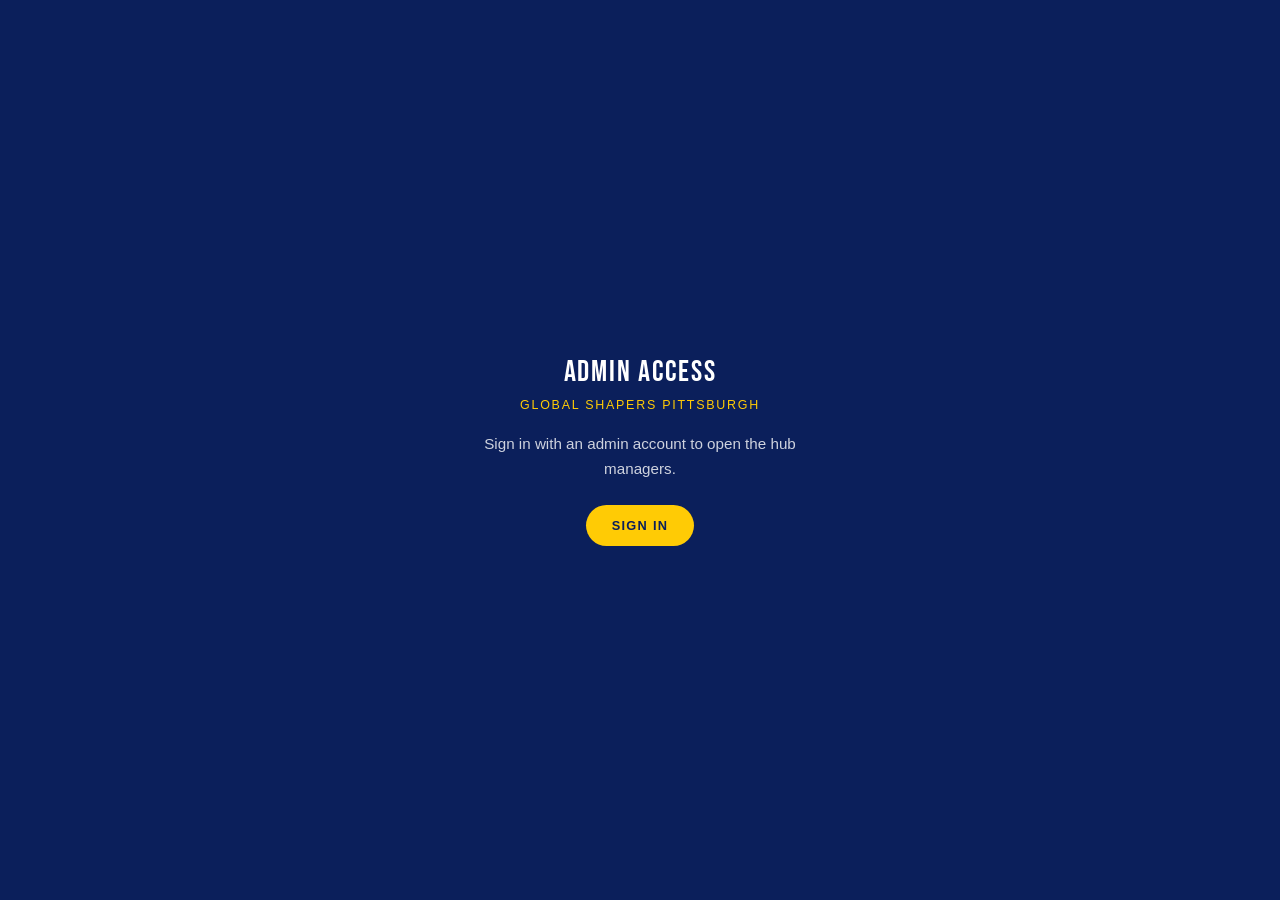
<file: admin/events.html>
<!DOCTYPE html>
<html lang="en">
<head><script src="gate.js"></script>
<meta charset="UTF-8">
<meta name="viewport" content="width=device-width, initial-scale=1.0">
<meta name="robots" content="noindex, nofollow">
<title>Events Admin · Global Shapers Pittsburgh</title>
<link rel="icon" type="image/png" href="../assets/favicon.png">
<link href="https://fonts.googleapis.com/css2?family=Bebas+Neue&family=DM+Sans:ital,opsz,wght@0,9..40,300;0,9..40,400;0,9..40,500;0,9..40,600;0,9..40,700&family=Space+Mono:wght@400;700&display=swap" rel="stylesheet">
<style>
  :root {
    --paper:#FAFAF6; --surface:#FFFFFF; --raise:#F3F2EC; --ink:#16181D;
    --slate:#5B6170; --mute:#8A8F9C; --line:#E7E6DF; --line-2:#DEDDD3;
    --blue:#1A4FFF; --navy:#0B1F5B; --blue-tint:#EEF2FF; --gold:#FFCB05; --gold-deep:#B8860B;
    --green:#0E9F6E; --red:#D64545;
    --font-display:'Bebas Neue',sans-serif; --font-body:'DM Sans',system-ui,sans-serif; --font-mono:'Space Mono',monospace;
    --shadow-md:0 12px 32px rgba(11,31,91,0.10); --ease:cubic-bezier(0.4,0,0.2,1); --container:1000px;
  }
  * { margin:0; padding:0; box-sizing:border-box; }
  body { background:var(--paper); color:var(--ink); font-family:var(--font-body); -webkit-font-smoothing:antialiased; padding-bottom:100px; }
  a { color:var(--blue); text-decoration:none; }
  .wrap { max-width:var(--container); margin:0 auto; padding:0 32px; }

  header.bar { border-bottom:1px solid var(--line); background:var(--surface); position:sticky; top:0; z-index:50; }
  .bar-inner { max-width:var(--container); margin:0 auto; padding:14px 32px; display:flex; align-items:center; justify-content:space-between; gap:16px; }
  .bar-inner .id { display:flex; align-items:center; gap:12px; }
  .bar-inner img { height:36px; }
  .bar-inner .id b { font-family:var(--font-display); font-size:1.3rem; letter-spacing:0.08em; font-weight:400; }
  .bar-inner .id .sub { font-family:var(--font-mono); font-size:0.58rem; letter-spacing:0.14em; text-transform:uppercase; color:var(--mute); display:block; }
  .bar-right { display:flex; align-items:center; gap:16px; }
  .conn { display:flex; align-items:center; gap:8px; font-family:var(--font-mono); font-size:0.64rem; letter-spacing:0.1em; text-transform:uppercase; color:var(--mute); }
  .conn .dot { width:9px; height:9px; border-radius:50%; background:var(--mute); }
  .conn.ok .dot { background:var(--green); } .conn.ok { color:var(--green); }
  .conn.err .dot { background:var(--red); } .conn.err { color:var(--red); }
  .bar-right a.back { font-family:var(--font-mono); font-size:0.66rem; letter-spacing:0.12em; text-transform:uppercase; color:var(--slate); }

  .admin-nav { display:flex; gap:6px; margin:22px 0 0; flex-wrap:wrap; }
  .admin-nav a { font-family:var(--font-mono); font-size:0.62rem; letter-spacing:0.1em; text-transform:uppercase; color:var(--slate); border:1px solid var(--line-2); padding:7px 14px; }
  .admin-nav a.active { background:var(--navy); color:#fff; border-color:var(--navy); }

  h1 { font-family:var(--font-display); font-weight:400; font-size:clamp(2.2rem,5.5vw,3.2rem); letter-spacing:0.02em; line-height:0.95; margin:22px 0 10px; }
  .lead { color:var(--slate); font-size:1.02rem; line-height:1.6; max-width:64ch; }
  .sec-label { font-family:var(--font-mono); font-size:0.68rem; letter-spacing:0.2em; text-transform:uppercase; color:var(--gold-deep); display:flex; align-items:center; gap:10px; margin:40px 0 16px; }
  .sec-label::before { content:''; width:22px; height:2px; background:var(--gold); }
  .step-n { display:inline-flex; align-items:center; justify-content:center; width:22px; height:22px; background:var(--blue); color:#fff; font-family:var(--font-mono); font-size:0.72rem; font-weight:700; border-radius:50%; flex-shrink:0; }

  .panel { background:var(--surface); border:1px solid var(--line); padding:22px 24px; }
  .connect-row { display:flex; gap:12px; flex-wrap:wrap; align-items:flex-end; }
  .field { display:flex; flex-direction:column; gap:6px; }
  .field label { font-family:var(--font-mono); font-size:0.6rem; letter-spacing:0.12em; text-transform:uppercase; color:var(--slate); }
  .field input, .field select { padding:10px 12px; border:1px solid var(--line-2); background:var(--surface); font-family:var(--font-mono); font-size:0.82rem; color:var(--ink); }
  .field input:focus, .field select:focus { outline:none; border-color:var(--blue); }
  .field.grow { flex:1; min-width:240px; }
  details.help { margin-top:14px; }
  details.help summary { cursor:pointer; font-family:var(--font-mono); font-size:0.68rem; letter-spacing:0.08em; text-transform:uppercase; color:var(--blue); }
  details.help ol { margin:14px 0 4px 20px; color:var(--slate); font-size:0.92rem; line-height:1.7; }
  details.help code { font-family:var(--font-mono); font-size:0.82rem; background:var(--raise); padding:2px 6px; color:var(--navy); }
  .adv { margin-top:12px; display:none; gap:12px; flex-wrap:wrap; }
  .adv.show { display:flex; }
  .adv-toggle { background:none; border:none; cursor:pointer; font-family:var(--font-mono); font-size:0.62rem; letter-spacing:0.08em; text-transform:uppercase; color:var(--mute); margin-top:12px; padding:0; }

  .btn { font-family:var(--font-mono); font-size:0.72rem; letter-spacing:0.1em; text-transform:uppercase; font-weight:700; padding:12px 22px; cursor:pointer; border:none; transition:transform .2s var(--ease), box-shadow .2s var(--ease), background .2s var(--ease), color .2s var(--ease); display:inline-flex; align-items:center; gap:8px; }
  .btn:disabled { opacity:0.4; cursor:not-allowed; }
  .btn-primary { background:var(--blue); color:#fff; clip-path:polygon(0 0,calc(100% - 9px) 0,100% 9px,100% 100%,9px 100%,0 calc(100% - 9px)); }
  .btn-primary:not(:disabled):hover { transform:translateY(-2px); box-shadow:0 10px 24px rgba(26,79,255,0.28); }
  .btn-gold { background:var(--gold); color:var(--navy); }
  .btn-gold:not(:disabled):hover { background:var(--navy); color:#fff; transform:translateY(-2px); }
  .btn-ghost { background:transparent; color:var(--ink); border:1.5px solid var(--line-2); }
  .btn-ghost:not(:disabled):hover { border-color:var(--blue); color:var(--blue); }

  /* editor */
  .card { background:var(--surface); border:1px solid var(--line); padding:18px; margin-bottom:14px; display:grid; grid-template-columns:150px 1fr auto; gap:18px; align-items:start; }
  .photo-slot { width:150px; }
  .photo-box { position:relative; width:150px; aspect-ratio:4/3; overflow:hidden; cursor:pointer; background:var(--blue-tint); border:1px solid var(--line-2); display:flex; align-items:center; justify-content:center; font-family:var(--font-mono); font-size:0.6rem; letter-spacing:0.08em; text-transform:uppercase; color:var(--blue); text-align:center; }
  .photo-box img { width:100%; height:100%; object-fit:cover; display:block; }
  .photo-box .cam { position:absolute; inset:auto 0 0 0; background:rgba(11,31,91,0.72); color:#fff; font-size:0.5rem; letter-spacing:0.08em; text-transform:uppercase; padding:3px 0; text-align:center; }
  .photo-box input { display:none; }
  .photo-clear { display:block; width:100%; margin-top:6px; background:none; border:1px solid var(--line-2); font-family:var(--font-mono); font-size:0.52rem; letter-spacing:0.06em; text-transform:uppercase; color:var(--slate); padding:4px 0; cursor:pointer; }
  .photo-clear:hover { border-color:var(--red); color:var(--red); }
  .photo-clear:disabled { opacity:0.3; cursor:not-allowed; }
  .fields { display:flex; flex-direction:column; gap:8px; min-width:0; }
  .fields .frow { display:flex; gap:8px; flex-wrap:wrap; }
  .fields input[type=text], .fields textarea, .fields select { width:100%; padding:9px 11px; border:1px solid var(--line-2); background:var(--surface); font-family:var(--font-body); font-size:0.92rem; color:var(--ink); }
  .fields input:focus, .fields textarea:focus, .fields select:focus { outline:none; border-color:var(--blue); }
  .fields .f-title { font-weight:600; font-size:1rem; }
  .fields textarea { min-height:72px; resize:vertical; line-height:1.5; }
  .fields .half { flex:1; min-width:150px; }
  .fields .hint { font-family:var(--font-mono); font-size:0.56rem; letter-spacing:0.05em; color:var(--mute); }
  .icon-btn { background:none; border:1px solid var(--line-2); width:30px; height:30px; cursor:pointer; font-size:0.85rem; color:var(--slate); display:flex; align-items:center; justify-content:center; transition:border-color .15s, color .15s; }
  .icon-btn.del:hover { border-color:var(--red); color:var(--red); }
  .card.cal .f-title-ro { font-weight:600; font-size:1.05rem; }
  .card.cal .when { font-family:var(--font-mono); font-size:0.64rem; letter-spacing:0.08em; text-transform:uppercase; color:var(--gold-deep); }
  .card.cal .desc-ro { color:var(--slate); font-size:0.88rem; line-height:1.5; white-space:pre-wrap; }
  .card.cal.is-hidden { opacity:0.55; }
  .hide-tog { display:flex; align-items:center; gap:6px; font-family:var(--font-mono); font-size:0.56rem; letter-spacing:0.08em; text-transform:uppercase; color:var(--slate); cursor:pointer; white-space:nowrap; }
  .cal-bar { display:flex; gap:12px; flex-wrap:wrap; align-items:center; margin-bottom:14px; }
  .cal-bar .note { font-family:var(--font-mono); font-size:0.62rem; letter-spacing:0.05em; color:var(--mute); flex:1; min-width:220px; line-height:1.6; }
  .callout { background:var(--blue-tint); border-left:3px solid var(--blue); padding:14px 18px; color:var(--navy); font-size:0.94rem; line-height:1.6; margin-bottom:16px; }
  .fields label.dl { font-family:var(--font-mono); font-size:0.56rem; letter-spacing:0.08em; text-transform:uppercase; color:var(--slate); display:flex; align-items:center; gap:8px; }
  .fields input[type=date] { padding:7px 10px; border:1px solid var(--line-2); font-family:var(--font-mono); font-size:0.8rem; color:var(--ink); background:var(--surface); }
  .empty { border:1px dashed var(--line-2); background:var(--surface); padding:22px; text-align:center; color:var(--mute); font-family:var(--font-mono); font-size:0.72rem; }

  .publish { position:fixed; left:0; right:0; bottom:0; background:var(--surface); border-top:1px solid var(--line); box-shadow:0 -8px 24px rgba(11,31,91,0.06); z-index:40; }
  .publish-inner { max-width:var(--container); margin:0 auto; padding:16px 32px; display:flex; align-items:center; justify-content:space-between; gap:16px; flex-wrap:wrap; }
  .publish .summary { font-family:var(--font-mono); font-size:0.72rem; letter-spacing:0.06em; color:var(--slate); }
  .publish .summary b { color:var(--ink); }
  .log { margin-top:16px; border:1px solid var(--line-2); background:#0d0f14; color:#cfe3ff; font-family:var(--font-mono); font-size:0.72rem; line-height:1.7; padding:16px 18px; max-height:220px; overflow:auto; display:none; white-space:pre-wrap; }
  .log.show { display:block; }
  .log .ok { color:#7fe0b0; } .log .err { color:#ff9d9d; } .log .dim { color:#7d90b8; }
  .toast { position:fixed; left:50%; bottom:88px; transform:translateX(-50%) translateY(20px); background:var(--navy); color:#fff; font-family:var(--font-mono); font-size:0.74rem; letter-spacing:0.06em; padding:13px 22px; opacity:0; pointer-events:none; transition:opacity .25s, transform .25s; z-index:200; }
  .toast.show { opacity:1; transform:translateX(-50%) translateY(0); }
  .note { font-size:0.85rem; color:var(--mute); margin-top:10px; line-height:1.55; }
  @media (max-width:640px) { .card { grid-template-columns:1fr; } .photo-slot, .photo-box { width:100%; } .card .actions { justify-self:end; } }
</style>
</head>
<body>

  <header class="bar">
    <div class="bar-inner">
      <div class="id">
        <img src="../assets/global-shapers-pittsburgh-logo.png" alt="Global Shapers Pittsburgh">
        <div><b>Events Admin</b><span class="sub">Events Manager</span></div>
      </div>
      <div class="bar-right">
        <div class="conn" id="conn"><span class="dot"></span><span id="conn-text">Not connected</span></div>
        <a class="back" href="../index.html">View site →</a>
      </div>
    </div>
  </header>

  <div class="wrap">
    <nav class="admin-nav">
      <a href="photos.html">Photos &amp; Roster</a>
      <a href="events.html" class="active">Events</a>
      <a href="calendar.html">Calendar</a>
      <a href="projects.html">Projects</a>
      <a href="shapers.html">Shaper Links</a>
      <a href="culturepgh.html">CulturePGH</a>
    </nav>
    <h1>EVENTS MANAGER</h1>
    <p class="lead">Events now come straight from the <b>Global Shapers PGH Google Calendar</b>. Add an event to the calendar and it shows up on the site within the hour; once it's over, it disappears on its own. You only need this page to add a photo or button to an event, hide one, or post something that isn't on the calendar.</p>

    <div class="sec-label"><span class="step-n">1</span> Connect to the website</div>
    <div class="panel" id="connect-panel">
      <div class="connect-row">
        <div class="field grow">
          <label for="token">GitHub access token</label>
          <input type="password" id="token" placeholder="github_pat_… (stored only in this browser)" autocomplete="off" spellcheck="false">
        </div>
        <button class="btn btn-primary" id="connect">Connect</button>
        <button class="btn btn-ghost" id="forget" hidden>Forget token</button>
      </div>
      <button class="adv-toggle" id="adv-toggle">▸ Repository settings</button>
      <div class="adv" id="adv">
        <div class="field"><label for="owner">Owner</label><input type="text" id="owner" value="oaklandflyer"></div>
        <div class="field"><label for="repo">Repository</label><input type="text" id="repo" value="pittsburgh-shapers-website"></div>
        <div class="field"><label for="branch">Branch</label><input type="text" id="branch" value="main"></div>
      </div>
      <details class="help">
        <summary>How do I get a token? (one time, ~2 minutes)</summary>
        <ol>
          <li>Go to <a href="https://github.com/settings/personal-access-tokens/new" target="_blank" rel="noopener">github.com/settings/personal-access-tokens/new</a> (Fine-grained tokens).</li>
          <li><b>Resource owner:</b> <code>oaklandflyer</code>. <b>Repository access:</b> Only select repositories → <code>pittsburgh-shapers-website</code>.</li>
          <li><b>Permissions</b> → Repository permissions → <b>Contents</b> → <b>Read and write</b>. Also set <b>Actions</b> → <b>Read and write</b> if you want the “Sync now” button to work.</li>
          <li>Generate the token (starts with <code>github_pat_</code>) and paste it above. It's saved only in this browser.</li>
        </ol>
      </details>
    </div>

    <div class="sec-label"><span class="step-n">2</span> From the Google Calendar</div>
    <div class="callout">To add, change, or cancel an event, just edit it in the <a href="https://calendar.google.com/calendar/u/0?cid=czNpdXV2Yjd0NGpob2QzM250NzZibjlzcG9AZ3JvdXAuY2FsZW5kYXIuZ29vZ2xlLmNvbQ" target="_blank" rel="noopener">Global Shapers PGH calendar</a>. The site checks it every hour. Put a link in the event's description and the site adds an “Event details” button for it.</div>
    <div class="cal-bar">
      <button class="btn btn-primary" id="sync" disabled>↻ Sync now</button>
      <a class="btn btn-ghost" href="https://calendar.google.com/calendar/u/0?cid=czNpdXV2Yjd0NGpob2QzM250NzZibjlzcG9AZ3JvdXAuY2FsZW5kYXIuZ29vZ2xlLmNvbQ" target="_blank" rel="noopener">Open calendar ↗</a>
      <div class="note" id="sync-note">Optional per event: add a photo, change the button, or hide it from the site. Then hit Publish.</div>
    </div>
    <div id="cal-editor"><div class="empty">Connect above to load the calendar events.</div></div>

    <div class="sec-label"><span class="step-n">3</span> Extra events (not on the calendar)</div>
    <p class="lead" style="font-size:0.94rem;margin:-4px 0 16px;">Optional. For a featured announcement that isn't a calendar event. Set “Hide after” and it comes down on its own.</p>
    <div id="editor"><div class="empty">Connect above to load your events.</div></div>
    <button class="btn btn-ghost" id="add" style="margin-top:6px;" disabled>+ Add extra event</button>
    <div class="log" id="log"></div>
  </div>

  <div class="publish">
    <div class="publish-inner">
      <div class="summary" id="summary">Nothing to publish yet.</div>
      <button class="btn btn-gold" id="publish" disabled>▲ Publish to website</button>
    </div>
  </div>

  <div class="toast" id="toast"></div>

<script>
(function () {
  "use strict";
  var MAX_EDGE = 1600, JPG_Q = 0.82, WEBP_Q = 0.80;
  var LS_TOKEN = 'gs_photo_token', LS_REPO = 'gs_photo_repo';
  var MANIFEST = 'assets/events/events.json', DIR = 'assets/events/';
  var CAL_JSON = 'assets/events/calendar.json', OVERRIDES = 'assets/events/calendar-overrides.json', WORKFLOW = 'sync-calendar.yml';

  // calEvents: synced from Google Calendar (read-only here). ov: per-event extras keyed by event "key".
  var calEvents = [], ov = {}, calLoaded = false;
  var items = [], removedPhotos = [], uid = 0, connected = false, publishing = false, dirty = false, loaded = false;

  var el = function (id) { return document.getElementById(id); };
  var E = {
    editor: el('editor'), calEditor: el('cal-editor'), sync: el('sync'), syncNote: el('sync-note'), add: el('add'), token: el('token'), connect: el('connect'), forget: el('forget'),
    owner: el('owner'), repo: el('repo'), branch: el('branch'), adv: el('adv'), advToggle: el('adv-toggle'),
    conn: el('conn'), connText: el('conn-text'), publish: el('publish'), summary: el('summary'), log: el('log'), toast: el('toast')
  };

  function slugify(s) { s = String(s).toLowerCase().replace(/[^a-z0-9]+/g, '-').replace(/^-+|-+$/g, ''); return s || 'event'; }
  function escapeHtml(s) { return String(s == null ? '' : s).replace(/&/g, '&amp;').replace(/</g, '&lt;').replace(/>/g, '&gt;'); }
  function escapeAttr(s) { return escapeHtml(s).replace(/"/g, '&quot;'); }
  function toast(msg) { E.toast.textContent = msg; E.toast.classList.add('show'); clearTimeout(toast._t); toast._t = setTimeout(function () { E.toast.classList.remove('show'); }, 2400); }
  function allPhotoBases() { var m = {}; items.concat(ovList()).forEach(function (x) { if (x.photo) m[x.photo] = true; }); return m; }
  function ovList() { return Object.keys(ov).map(function (k) { return ov[k]; }); }
  function uniqueBase(slug) { var used = allPhotoBases(); if (!used[slug]) return slug; var i = 2, b; do { b = slug + '-' + i; i++; } while (used[b]); return b; }

  // ---- image optimize (mirrors photos.html) ----
  function optimizeFile(file) {
    var bmpP = ('createImageBitmap' in window)
      ? createImageBitmap(file, { imageOrientation: 'from-image' }).catch(function () { return loadViaImg(file); })
      : loadViaImg(file);
    return bmpP.then(function (bmp) {
      var w = bmp.width, h = bmp.height, scale = Math.min(1, MAX_EDGE / Math.max(w, h));
      var ow = Math.round(w * scale), oh = Math.round(h * scale);
      var c = document.createElement('canvas'); c.width = ow; c.height = oh;
      var x = c.getContext('2d'); x.fillStyle = '#fff'; x.fillRect(0, 0, ow, oh); x.drawImage(bmp, 0, 0, ow, oh);
      if (bmp.close) bmp.close();
      return Promise.all([toBlob(c, 'image/jpeg', JPG_Q), toBlob(c, 'image/webp', WEBP_Q)]).then(function (b) { return { jpg: b[0], webp: b[1] }; });
    });
  }
  function loadViaImg(file) { return new Promise(function (res, rej) { var url = URL.createObjectURL(file), img = new Image(); img.onload = function () { URL.revokeObjectURL(url); res(img); }; img.onerror = function () { URL.revokeObjectURL(url); rej(new Error('decode failed')); }; img.src = url; }); }
  function toBlob(canvas, type, q) { return new Promise(function (res) { canvas.toBlob(function (b) { if (!b && type === 'image/webp') canvas.toBlob(function (b2) { res(b2); }, 'image/jpeg', q); else res(b); }, type, q); }); }

  // ---- model ----
  function newOv(key, m) { m = m || {}; return { id: ++uid, key: key, hidden: !!m.hidden, link: m.link || '', linkLabel: m.linkLabel || '', description: m.description || '', photo: m.photo || '', fromRepo: !!m.photo, blobJpg: null, blobWebp: null, thumbUrl: '', busy: false, error: false, photoChanged: false }; }
  function newItem() { return { id: ++uid, title: '', date: '', expires: '', description: '', link: '', linkLabel: '', photo: '', fromRepo: false, blobJpg: null, blobWebp: null, thumbUrl: '', busy: false, error: false, photoChanged: false }; }
  function addItem() { items.push(newItem()); dirty = true; render(); update(); }
  function removeItem(it) {
    if (it.fromRepo && it.photo && removedPhotos.indexOf(it.photo) === -1) removedPhotos.push(it.photo);
    if (it.thumbUrl) URL.revokeObjectURL(it.thumbUrl);
    items = items.filter(function (x) { return x.id !== it.id; });
    dirty = true; render(); update();
  }
  function clearPhoto(it) {
    if (it.fromRepo && it.photo && removedPhotos.indexOf(it.photo) === -1) removedPhotos.push(it.photo);
    if (it.thumbUrl) { URL.revokeObjectURL(it.thumbUrl); it.thumbUrl = ''; }
    it.photo = ''; it.blobJpg = null; it.blobWebp = null; it.photoChanged = true; dirty = true; render(); update();
  }
  function addPhoto(it, file) {
    if (!file || file.type.indexOf('image/') !== 0) { toast('Choose an image file'); return; }
    it.busy = true; it.error = false; render(); update();
    optimizeFile(file).then(function (r) {
      if (it.thumbUrl) URL.revokeObjectURL(it.thumbUrl);
      it.blobJpg = r.jpg; it.blobWebp = r.webp; it.thumbUrl = URL.createObjectURL(r.jpg);
      it.photo = it.photo || uniqueBase(slugify(it.title || 'event')); it.photoChanged = true; it.busy = false;
      dirty = true; render(); update();
    }).catch(function () { it.busy = false; it.error = true; toast('Could not process that photo'); render(); });
  }

  // ---- render: calendar events ----
  function calGroups() {
    // One card per calendar event; a repeating event shows once, with its next date.
    var seen = {}, out = [];
    calEvents.forEach(function (e) {
      if (seen[e.key]) { seen[e.key].count++; return; }
      seen[e.key] = { ev: e, count: 1 }; out.push(seen[e.key]);
    });
    return out;
  }
  function renderCal() {
    if (!calLoaded) { E.calEditor.innerHTML = '<div class="empty">Connect above to load the calendar events.</div>'; return; }
    var groups = calGroups();
    if (!groups.length) { E.calEditor.innerHTML = '<div class="empty">No upcoming events on the calendar. Add one in Google Calendar, then hit “Sync now”.</div>'; return; }
    E.calEditor.innerHTML = '';
    groups.forEach(function (g) { E.calEditor.appendChild(calRow(g.ev, g.count)); });
  }
  function calRow(e, count) {
    var o = ov[e.key] || (ov[e.key] = newOv(e.key));
    var card = document.createElement('div'); card.className = 'card cal' + (o.hidden ? ' is-hidden' : '');
    var inner = o.busy ? '…' : (o.thumbUrl ? '<img alt="" src="' + o.thumbUrl + '">' : (o.photo ? '<img alt="" src="../' + DIR + escapeAttr(o.photo) + '.jpg">' : 'Add photo<br>(optional)'));
    var when = [e.date, e.location].filter(Boolean).join(' · ') + (count > 1 ? '  (repeats — ' + count + ' upcoming)' : '');
    card.innerHTML =
      '<div class="photo-slot">' +
        '<label class="photo-box" title="Upload photo">' + inner + '<span class="cam">Photo</span><input type="file" accept="image/*"></label>' +
        '<button class="photo-clear" type="button"' + (o.photo || o.thumbUrl ? '' : ' disabled') + '>Clear</button>' +
      '</div>' +
      '<div class="fields">' +
        '<div class="when">' + escapeHtml(when) + '</div>' +
        '<div class="f-title-ro">' + escapeHtml(e.title) + '</div>' +
        (e.description ? '<div class="desc-ro">' + escapeHtml(e.description) + '</div>' : '') +
        '<textarea class="f-desc" placeholder="Website description (optional — replaces the calendar description)">' + escapeHtml(o.description) + '</textarea>' +
        '<div class="frow">' +
          '<input class="f-link half" type="text" placeholder="' + escapeAttr(e.link ? 'Button link (from calendar: ' + e.link + ')' : 'Button link (optional, https://…)') + '" value="' + escapeAttr(o.link) + '">' +
          '<input class="f-linklabel half" type="text" placeholder="Button label (default: Event details)" value="' + escapeAttr(o.linkLabel) + '">' +
        '</div>' +
        '<div class="hint">' + (o.busy ? 'optimizing photo…' : o.error ? 'photo failed' : o.photo ? DIR + escapeHtml(o.photo) + '.jpg' : 'no photo') + '</div>' +
      '</div>' +
      '<div class="actions"><label class="hide-tog"><input type="checkbox" class="f-hidden"' + (o.hidden ? ' checked' : '') + '> Hide on site</label></div>';
    card.querySelector('.photo-box input').addEventListener('change', function (ev) { if (ev.target.files && ev.target.files[0]) { o.title = e.title; addPhoto(o, ev.target.files[0]); } ev.target.value = ''; });
    card.querySelector('.photo-clear').addEventListener('click', function () { clearPhoto(o); });
    card.querySelector('.f-desc').addEventListener('input', function (ev) { o.description = ev.target.value; dirty = true; update(); });
    card.querySelector('.f-link').addEventListener('input', function (ev) { o.link = ev.target.value; dirty = true; update(); });
    card.querySelector('.f-linklabel').addEventListener('input', function (ev) { o.linkLabel = ev.target.value; dirty = true; update(); });
    card.querySelector('.f-hidden').addEventListener('change', function (ev) { o.hidden = ev.target.checked; card.classList.toggle('is-hidden', o.hidden); dirty = true; update(); });
    return card;
  }

  // ---- render: extra events ----
  function render() {
    renderCal();
    if (!connected && !loaded) { E.editor.innerHTML = '<div class="empty">Connect above to load your events.</div>'; return; }
    if (!items.length) { E.editor.innerHTML = '<div class="empty">No events yet — use “Add event”.</div>'; return; }
    E.editor.innerHTML = '';
    items.forEach(function (it) { E.editor.appendChild(row(it)); });
  }
  function row(it) {
    var card = document.createElement('div'); card.className = 'card'; card.dataset.id = it.id;
    var inner = it.busy ? '…' : (it.thumbUrl ? '<img alt="" src="' + it.thumbUrl + '">' : (it.photo ? '<img alt="" src="../' + DIR + escapeAttr(it.photo) + '.jpg">' : 'Add photo<br>(optional)'));
    card.innerHTML =
      '<div class="photo-slot">' +
        '<label class="photo-box" title="Upload photo">' + inner + '<span class="cam">Photo</span><input type="file" accept="image/*"></label>' +
        '<button class="photo-clear" type="button"' + (it.photo || it.thumbUrl ? '' : ' disabled') + '>Clear</button>' +
      '</div>' +
      '<div class="fields">' +
        '<input class="f-title" type="text" placeholder="Event title" value="' + escapeAttr(it.title) + '">' +
        '<div class="frow">' +
          '<input class="f-date half" type="text" placeholder="Date (e.g. May 15–17, 2026)" value="' + escapeAttr(it.date) + '">' +
          '<label class="dl">Hide after <input class="f-expires" type="date" value="' + escapeAttr(it.expires) + '"></label>' +
        '</div>' +
        '<textarea class="f-desc" placeholder="Description">' + escapeHtml(it.description) + '</textarea>' +
        '<div class="frow">' +
          '<input class="f-link half" type="text" placeholder="Button link (https://… or #)" value="' + escapeAttr(it.link) + '">' +
          '<input class="f-linklabel half" type="text" placeholder="Button label (e.g. Visit Retreat Site)" value="' + escapeAttr(it.linkLabel) + '">' +
        '</div>' +
        '<div class="hint">' + (it.busy ? 'optimizing photo…' : it.error ? 'photo failed' : it.photo ? DIR + escapeHtml(it.photo) + '.jpg' : 'no photo') + '</div>' +
      '</div>' +
      '<div class="actions"><button class="icon-btn del" title="Remove event">✕</button></div>';
    card.querySelector('.photo-box input').addEventListener('change', function (e) { if (e.target.files && e.target.files[0]) addPhoto(it, e.target.files[0]); e.target.value = ''; });
    card.querySelector('.photo-clear').addEventListener('click', function () { clearPhoto(it); });
    card.querySelector('.f-title').addEventListener('input', function (e) { it.title = e.target.value; dirty = true; update(); });
    card.querySelector('.f-date').addEventListener('input', function (e) { it.date = e.target.value; dirty = true; update(); });
    card.querySelector('.f-expires').addEventListener('change', function (e) { it.expires = e.target.value; dirty = true; update(); });
    card.querySelector('.f-desc').addEventListener('input', function (e) { it.description = e.target.value; dirty = true; update(); });
    card.querySelector('.f-link').addEventListener('input', function (e) { it.link = e.target.value; dirty = true; update(); });
    card.querySelector('.f-linklabel').addEventListener('input', function (e) { it.linkLabel = e.target.value; dirty = true; update(); });
    card.querySelector('.del').addEventListener('click', function () { removeItem(it); });
    return card;
  }

  function update() {
    var busy = items.concat(ovList()).some(function (x) { return x.busy; });
    E.add.disabled = !connected;
    E.sync.disabled = !connected;
    E.publish.disabled = !(connected && dirty && !busy && !publishing);
    if (!connected) E.summary.innerHTML = 'Connect a token to publish.';
    else if (!dirty) E.summary.innerHTML = 'Everything is up to date.';
    else if (busy) E.summary.innerHTML = 'Optimizing photos…';
    else E.summary.innerHTML = 'Changes ready to publish.';
  }

  // ---- GitHub API ----
  function cfg() { return { owner: E.owner.value.trim(), repo: E.repo.value.trim(), branch: E.branch.value.trim() || 'main', token: E.token.value.trim() }; }
  function apiUrl(path) { var c = cfg(); return 'https://api.github.com/repos/' + c.owner + '/' + c.repo + '/contents/' + path; }
  function headers() { return { 'Authorization': 'Bearer ' + cfg().token, 'Accept': 'application/vnd.github+json', 'X-GitHub-Api-Version': '2022-11-28' }; }
  function utf8ToB64(s) { return btoa(unescape(encodeURIComponent(s))); }
  function b64ToUtf8(b) { return decodeURIComponent(escape(atob(b.replace(/\n/g, '')))); }
  function blobToB64(blob) { return new Promise(function (res, rej) { var fr = new FileReader(); fr.onload = function () { res(String(fr.result).split(',')[1]); }; fr.onerror = rej; fr.readAsDataURL(blob); }); }
  function ghGet(path) { return fetch(apiUrl(path) + '?ref=' + cfg().branch, { headers: headers(), cache: 'no-store' }).then(function (r) { if (r.status === 404) return null; if (!r.ok) return r.text().then(function (t) { throw new Error('GET ' + path + ' → ' + r.status + ' ' + t); }); return r.json(); }); }
  function ghPut(path, contentB64, message, sha) { var body = { message: message, content: contentB64, branch: cfg().branch }; if (sha) body.sha = sha; return fetch(apiUrl(path), { method: 'PUT', headers: headers(), body: JSON.stringify(body) }).then(function (r) { if (!r.ok) return r.text().then(function (t) { throw new Error('PUT ' + path + ' → ' + r.status + ' ' + t); }); return r.json(); }); }
  function ghDelete(path, message, sha) { return fetch(apiUrl(path), { method: 'DELETE', headers: headers(), body: JSON.stringify({ message: message, branch: cfg().branch, sha: sha }) }).then(function (r) { if (!r.ok && r.status !== 404) return r.text().then(function (t) { throw new Error('DELETE ' + path + ' → ' + r.status + ' ' + t); }); return true; }); }

  function setConn(state, text) { E.conn.className = 'conn' + (state ? ' ' + state : ''); E.connText.textContent = text; }

  function connect() {
    var c = cfg();
    if (!c.token) { toast('Paste your token first'); return; }
    if (!c.owner || !c.repo) { toast('Set owner and repository'); return; }
    setConn('', 'Connecting…'); E.connect.disabled = true;
    fetch('https://api.github.com/repos/' + c.owner + '/' + c.repo, { headers: headers() })
      .then(function (r) { if (r.status === 401) throw new Error('Bad token (401).'); if (r.status === 404) throw new Error('Repo not found or no access (404).'); if (!r.ok) throw new Error('GitHub error ' + r.status); return r.json(); })
      .then(function () { return load(); })
      .then(function () {
        connected = true; setConn('ok', 'Connected'); E.forget.hidden = false;
        localStorage.setItem(LS_TOKEN, c.token);
        localStorage.setItem(LS_REPO, JSON.stringify({ owner: c.owner, repo: c.repo, branch: c.branch }));
        toast('Connected — ' + calGroups().length + ' calendar event(s), ' + items.length + ' extra'); render(); update();
      })
      .catch(function (e) { connected = false; setConn('err', 'Failed'); toast(e.message || 'Connection failed'); })
      .then(function () { E.connect.disabled = false; });
  }

  function parseJson(res, fallback) { if (!res || !res.content) return fallback; try { return JSON.parse(b64ToUtf8(res.content)) || fallback; } catch (e) { return fallback; } }
  function loadCalendar() {
    return ghGet(CAL_JSON).then(function (res) {
      var now = Date.now();
      calEvents = (parseJson(res, []) || []).filter(function (e) { var t = Date.parse(e.end); return !(t && t <= now); });
      calLoaded = true;
    });
  }
  function load() {
    return Promise.all([loadCalendar(), ghGet(OVERRIDES)]).then(function (r) {
      ov = {};
      var m = parseJson(r[1], {});
      Object.keys(m).forEach(function (k) { ov[k] = newOv(k, m[k]); });
      return ghGet(MANIFEST);
    }).then(function (res) {
      items = []; removedPhotos = []; dirty = false;
      var list = [];
      if (res && res.content) { try { list = JSON.parse(b64ToUtf8(res.content)) || []; } catch (e) { list = []; } }
      list.forEach(function (m) {
        items.push({ id: ++uid, title: m.title || '', date: m.date || '', expires: m.expires || '', description: m.description || '', link: m.link || '', linkLabel: m.linkLabel || '', photo: m.photo || '', fromRepo: true, blobJpg: null, blobWebp: null, thumbUrl: '', busy: false, error: false, photoChanged: false });
      });
      loaded = true; render();
    });
  }

  function log(msg, cls) { E.log.classList.add('show'); E.log.innerHTML += '<div' + (cls ? ' class="' + cls + '"' : '') + '>' + msg + '</div>'; E.log.scrollTop = E.log.scrollHeight; }

  function publish() {
    if (publishing || !dirty) return;
    publishing = true; update(); E.publish.disabled = true; E.log.innerHTML = ''; E.log.classList.add('show');
    log('Publishing events…', 'dim');
    var chain = Promise.resolve();
    // Drop extras for events no longer on the calendar (they've passed or were deleted), photos included.
    var liveKeys = {}; calEvents.forEach(function (e) { liveKeys[e.key] = true; });
    Object.keys(ov).forEach(function (k) {
      if (!liveKeys[k]) { var o = ov[k]; if (o.fromRepo && o.photo && removedPhotos.indexOf(o.photo) === -1) removedPhotos.push(o.photo); delete ov[k]; }
    });
    items.concat(ovList()).forEach(function (it) {
      if (it.photoChanged && it.blobJpg && it.photo) {
        chain = chain.then(function () {
          log('↑ ' + it.photo + '.jpg …');
          return Promise.all([blobToB64(it.blobJpg), it.blobWebp ? blobToB64(it.blobWebp) : null]).then(function (b) {
            return ghGet(DIR + it.photo + '.jpg').then(function (r) { return ghPut(DIR + it.photo + '.jpg', b[0], 'events: add photo ' + it.photo + '.jpg', r ? r.sha : null); })
              .then(function () { if (!b[1]) return; return ghGet(DIR + it.photo + '.webp').then(function (r) { return ghPut(DIR + it.photo + '.webp', b[1], 'events: add photo ' + it.photo + '.webp', r ? r.sha : null); }); })
              .then(function () { log('  ✓ uploaded ' + it.photo, 'ok'); });
          });
        });
      }
    });
    removedPhotos.forEach(function (base) {
      chain = chain.then(function () {
        if (items.concat(ovList()).some(function (x) { return x.photo === base; })) return;
        log('✕ removing ' + base + ' …');
        return Promise.all([
          ghGet(DIR + base + '.jpg').then(function (r) { return r ? ghDelete(DIR + base + '.jpg', 'events: remove photo ' + base + '.jpg', r.sha) : null; }),
          ghGet(DIR + base + '.webp').then(function (r) { return r ? ghDelete(DIR + base + '.webp', 'events: remove photo ' + base + '.webp', r.sha) : null; })
        ]).then(function () { log('  ✓ removed ' + base, 'ok'); });
      });
    });
    chain = chain.then(function () {
      log('↻ updating events.json …');
      var out = items.map(function (it) { var o = { title: it.title, date: it.date, description: it.description, link: it.link, linkLabel: it.linkLabel, photo: it.photo || '' }; if (it.expires) o.expires = it.expires; return o; });
      var json = JSON.stringify(out, null, 2) + '\n';
      return ghGet(MANIFEST).then(function (r) { return ghPut(MANIFEST, utf8ToB64(json), 'events: update events (' + out.length + ')', r ? r.sha : null); }).then(function () { log('  ✓ saved', 'ok'); });
    });
    chain = chain.then(function () {
      log('↻ updating calendar-overrides.json …');
      var out = {};
      Object.keys(ov).sort().forEach(function (k) {
        var o = ov[k], m = {};
        if (o.hidden) m.hidden = true;
        if (o.photo) m.photo = o.photo;
        if (o.description.trim()) m.description = o.description.trim();
        if (o.link.trim()) m.link = o.link.trim();
        if (o.linkLabel.trim()) m.linkLabel = o.linkLabel.trim();
        if (Object.keys(m).length) out[k] = m;
      });
      var json = JSON.stringify(out, null, 2) + '\n';
      return ghGet(OVERRIDES).then(function (r) {
        if (r && r.content && b64ToUtf8(r.content) === json) { log('  · unchanged', 'dim'); return; }
        return ghPut(OVERRIDES, utf8ToB64(json), 'events: update calendar event extras', r ? r.sha : null).then(function () { log('  ✓ saved', 'ok'); });
      });
    });
    chain.then(function () {
      items.concat(ovList()).forEach(function (it) { it.fromRepo = !!it.photo || it.fromRepo; it.photoChanged = false; });
      removedPhotos = []; dirty = false;
      log('✓ Done. Live on the site in ~1 minute (GitHub Pages redeploy).', 'ok');
      toast('Published! Live in ~1 min.'); publishing = false; render(); update();
    }).catch(function (e) { log('✗ ' + (e.message || 'publish failed'), 'err'); toast('Publish failed — see the log'); publishing = false; update(); });
  }

  // ---- "Sync now": runs .github/workflows/sync-calendar.yml right away ----
  function syncNow() {
    var c = cfg();
    E.sync.disabled = true; E.syncNote.textContent = 'Starting sync…';
    fetch('https://api.github.com/repos/' + c.owner + '/' + c.repo + '/actions/workflows/' + WORKFLOW + '/dispatches', {
      method: 'POST', headers: headers(), body: JSON.stringify({ ref: c.branch })
    }).then(function (r) {
      if (r.status === 204) return;
      if (r.status === 403 || r.status === 404) throw new Error('Your token can\'t run the sync. Give it Actions: Read and write (see “How do I get a token?”), or just wait — it syncs every hour.');
      return r.text().then(function (t) { throw new Error('GitHub error ' + r.status + ' ' + t); });
    }).then(function () {
      E.syncNote.textContent = 'Sync started — checking the calendar. This takes about a minute…';
      var tries = 0;
      (function poll() {
        setTimeout(function () {
          tries++;
          loadCalendar().then(function () { renderCal(); }).catch(function () {});
          if (tries < 4) poll();
          else { E.syncNote.textContent = 'Synced. The live site updates about a minute after that.'; E.sync.disabled = !connected; }
        }, 30000);
      })();
    }).catch(function (e) {
      E.syncNote.textContent = e.message; E.sync.disabled = !connected; toast('Sync could not start');
    });
  }

  // ---- wiring ----
  E.sync.addEventListener('click', syncNow);
  render(); update();
  E.advToggle.addEventListener('click', function () { E.adv.classList.toggle('show'); E.advToggle.textContent = (E.adv.classList.contains('show') ? '▾' : '▸') + ' Repository settings'; });
  E.connect.addEventListener('click', connect);
  E.publish.addEventListener('click', publish);
  E.add.addEventListener('click', addItem);
  E.forget.addEventListener('click', function () { localStorage.removeItem(LS_TOKEN); E.token.value = ''; connected = false; loaded = false; calLoaded = false; calEvents = []; ov = {}; items = []; removedPhotos = []; dirty = false; setConn('', 'Not connected'); E.forget.hidden = true; toast('Token removed from this browser'); render(); update(); });
  E.token.addEventListener('keydown', function (e) { if (e.key === 'Enter') connect(); });
  window.addEventListener('dragover', function (e) { e.preventDefault(); });
  window.addEventListener('drop', function (e) { e.preventDefault(); });
  (function restore() {
    try {
      var saved = JSON.parse(localStorage.getItem(LS_REPO) || 'null');
      if (saved) { E.owner.value = saved.owner || E.owner.value; E.repo.value = saved.repo || E.repo.value; E.branch.value = saved.branch || E.branch.value; }
      var t = localStorage.getItem(LS_TOKEN);
      if (t) { E.token.value = t; E.forget.hidden = false; connect(); }
    } catch (e) {}
  })();
})();
</script>
</body>
</html>
</file>
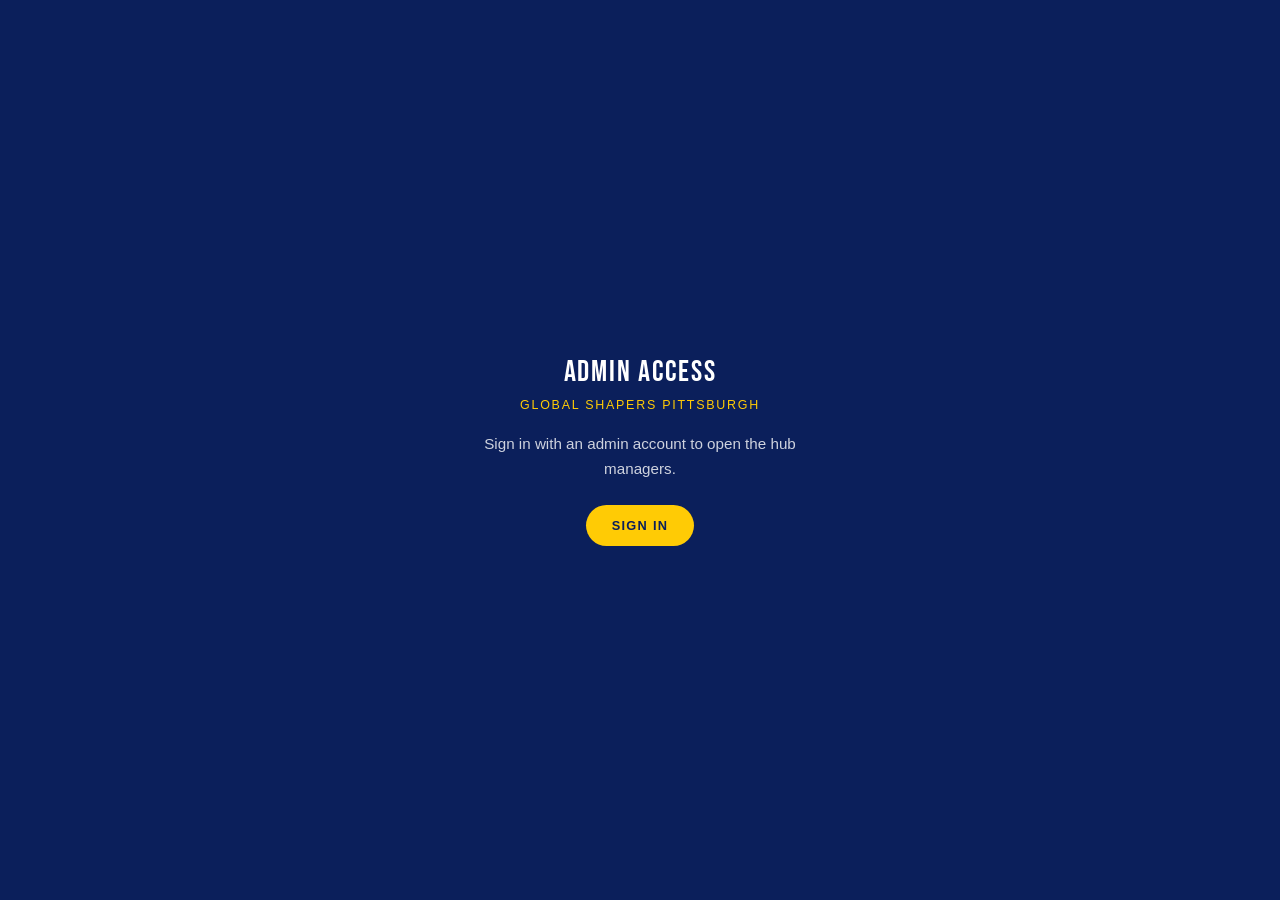
<file: admin/photos.html>
<!DOCTYPE html>
<html lang="en">
<head><script src="gate.js"></script>
<meta charset="UTF-8">
<meta name="viewport" content="width=device-width, initial-scale=1.0">
<meta name="robots" content="noindex, nofollow">
<title>Photo Admin · Global Shapers Pittsburgh</title>
<link rel="icon" type="image/png" href="../assets/favicon.png">
<link href="https://fonts.googleapis.com/css2?family=Bebas+Neue&family=DM+Sans:ital,opsz,wght@0,9..40,300;0,9..40,400;0,9..40,500;0,9..40,600;0,9..40,700&family=Space+Mono:wght@400;700&display=swap" rel="stylesheet">
<style>
  :root {
    --paper:#FAFAF6; --surface:#FFFFFF; --raise:#F3F2EC; --ink:#16181D;
    --slate:#5B6170; --mute:#8A8F9C; --line:#E7E6DF; --line-2:#DEDDD3;
    --blue:#1A4FFF; --navy:#0B1F5B; --blue-tint:#EEF2FF; --gold:#FFCB05; --gold-deep:#B8860B;
    --green:#0E9F6E; --red:#D64545;
    --font-display:'Bebas Neue',sans-serif; --font-body:'DM Sans',system-ui,sans-serif; --font-mono:'Space Mono',monospace;
    --shadow-md:0 12px 32px rgba(11,31,91,0.10); --ease:cubic-bezier(0.4,0,0.2,1); --container:1000px;
  }
  * { margin:0; padding:0; box-sizing:border-box; }
  body { background:var(--paper); color:var(--ink); font-family:var(--font-body); -webkit-font-smoothing:antialiased; padding-bottom:100px; }
  a { color:var(--blue); text-decoration:none; }
  .wrap { max-width:var(--container); margin:0 auto; padding:0 32px; }

  header.bar { border-bottom:1px solid var(--line); background:var(--surface); position:sticky; top:0; z-index:50; }
  .bar-inner { max-width:var(--container); margin:0 auto; padding:14px 32px; display:flex; align-items:center; justify-content:space-between; gap:16px; }
  .bar-inner .id { display:flex; align-items:center; gap:12px; }
  .bar-inner img { height:36px; }
  .bar-inner .id b { font-family:var(--font-display); font-size:1.3rem; letter-spacing:0.08em; font-weight:400; }
  .bar-inner .id .sub { font-family:var(--font-mono); font-size:0.58rem; letter-spacing:0.14em; text-transform:uppercase; color:var(--mute); display:block; }
  .bar-right { display:flex; align-items:center; gap:16px; }
  .conn { display:flex; align-items:center; gap:8px; font-family:var(--font-mono); font-size:0.64rem; letter-spacing:0.1em; text-transform:uppercase; color:var(--mute); }
  .conn .dot { width:9px; height:9px; border-radius:50%; background:var(--mute); }
  .conn.ok .dot { background:var(--green); } .conn.ok { color:var(--green); }
  .conn.err .dot { background:var(--red); } .conn.err { color:var(--red); }
  .bar-right a.back { font-family:var(--font-mono); font-size:0.66rem; letter-spacing:0.12em; text-transform:uppercase; color:var(--slate); }

  .admin-nav { display:flex; gap:6px; margin:22px 0 0; flex-wrap:wrap; }
  .admin-nav a { font-family:var(--font-mono); font-size:0.62rem; letter-spacing:0.1em; text-transform:uppercase; color:var(--slate); border:1px solid var(--line-2); padding:7px 14px; }
  .admin-nav a.active { background:var(--navy); color:#fff; border-color:var(--navy); }
  h1 { font-family:var(--font-display); font-weight:400; font-size:clamp(2.2rem,5.5vw,3.2rem); letter-spacing:0.02em; line-height:0.95; margin:22px 0 10px; }
  .lead { color:var(--slate); font-size:1.02rem; line-height:1.6; max-width:64ch; }
  .sec-label { font-family:var(--font-mono); font-size:0.68rem; letter-spacing:0.2em; text-transform:uppercase; color:var(--gold-deep); display:flex; align-items:center; gap:10px; margin:40px 0 16px; }
  .sec-label::before { content:''; width:22px; height:2px; background:var(--gold); }
  .step-n { display:inline-flex; align-items:center; justify-content:center; width:22px; height:22px; background:var(--blue); color:#fff; font-family:var(--font-mono); font-size:0.72rem; font-weight:700; border-radius:50%; flex-shrink:0; }

  /* connect panel */
  .panel { background:var(--surface); border:1px solid var(--line); padding:22px 24px; }
  .panel.warn { border-color:var(--gold); background:#FFFDF3; }
  .connect-row { display:flex; gap:12px; flex-wrap:wrap; align-items:flex-end; }
  .field { display:flex; flex-direction:column; gap:6px; }
  .field label { font-family:var(--font-mono); font-size:0.6rem; letter-spacing:0.12em; text-transform:uppercase; color:var(--slate); }
  .field input, .field select { padding:10px 12px; border:1px solid var(--line-2); background:var(--surface); font-family:var(--font-mono); font-size:0.82rem; color:var(--ink); }
  .field input:focus, .field select:focus { outline:none; border-color:var(--blue); }
  .field.grow { flex:1; min-width:240px; }
  details.help { margin-top:14px; }
  details.help summary { cursor:pointer; font-family:var(--font-mono); font-size:0.68rem; letter-spacing:0.08em; text-transform:uppercase; color:var(--blue); }
  details.help ol { margin:14px 0 4px 20px; color:var(--slate); font-size:0.92rem; line-height:1.7; }
  details.help code { font-family:var(--font-mono); font-size:0.82rem; background:var(--raise); padding:2px 6px; color:var(--navy); }
  .adv { margin-top:12px; display:none; gap:12px; flex-wrap:wrap; }
  .adv.show { display:flex; }
  .adv-toggle { background:none; border:none; cursor:pointer; font-family:var(--font-mono); font-size:0.62rem; letter-spacing:0.08em; text-transform:uppercase; color:var(--mute); margin-top:12px; padding:0; }

  /* buttons */
  .btn { font-family:var(--font-mono); font-size:0.72rem; letter-spacing:0.1em; text-transform:uppercase; font-weight:700; padding:12px 22px; cursor:pointer; border:none; transition:transform .2s var(--ease), box-shadow .2s var(--ease), background .2s var(--ease), color .2s var(--ease); display:inline-flex; align-items:center; gap:8px; }
  .btn:disabled { opacity:0.4; cursor:not-allowed; }
  .btn-primary { background:var(--blue); color:#fff; clip-path:polygon(0 0,calc(100% - 9px) 0,100% 9px,100% 100%,9px 100%,0 calc(100% - 9px)); }
  .btn-primary:not(:disabled):hover { transform:translateY(-2px); box-shadow:0 10px 24px rgba(26,79,255,0.28); }
  .btn-gold { background:var(--gold); color:var(--navy); }
  .btn-gold:not(:disabled):hover { background:var(--navy); color:#fff; transform:translateY(-2px); }
  .btn-ghost { background:transparent; color:var(--ink); border:1.5px solid var(--line-2); }
  .btn-ghost:not(:disabled):hover { border-color:var(--blue); color:var(--blue); }

  /* dropzones grid */
  .zones { display:grid; grid-template-columns:repeat(2,1fr); gap:14px; }
  .zone { border:2px dashed var(--line-2); background:var(--surface); padding:26px 20px; text-align:center; cursor:pointer; transition:border-color .2s var(--ease), background .2s var(--ease); clip-path:polygon(0 0,calc(100% - 14px) 0,100% 14px,100% 100%,14px 100%,0 calc(100% - 14px)); }
  .zone.drag { border-color:var(--blue); background:var(--blue-tint); }
  .zone .zt { font-family:var(--font-display); font-size:1.5rem; letter-spacing:0.04em; }
  .zone .zh { font-family:var(--font-mono); font-size:0.6rem; letter-spacing:0.1em; text-transform:uppercase; color:var(--mute); margin-top:4px; }
  .zone input { display:none; }

  /* manager */
  .cat-block { margin-top:26px; }
  .cat-head { font-family:var(--font-mono); font-size:0.68rem; letter-spacing:0.16em; text-transform:uppercase; color:var(--gold-deep); display:flex; align-items:center; gap:10px; margin-bottom:12px; }
  .cat-head::before { content:''; width:18px; height:2px; background:var(--gold); }
  .cat-head .c { color:var(--mute); }
  .list { display:flex; flex-direction:column; gap:10px; }
  .item { display:grid; grid-template-columns:84px 1fr auto; gap:16px; align-items:center; background:var(--surface); border:1px solid var(--line); padding:12px; }
  .item.dragging { opacity:0.5; } .item.over { box-shadow:0 0 0 2px var(--blue) inset; }
  .item .thumb { width:84px; height:64px; object-fit:cover; background:var(--raise); border:1px solid var(--line); display:block; }
  .item .meta { min-width:0; }
  .item .fname { font-family:var(--font-mono); font-size:0.62rem; letter-spacing:0.04em; color:var(--mute); margin-bottom:6px; overflow:hidden; text-overflow:ellipsis; white-space:nowrap; }
  .item .cap-in { width:100%; padding:8px 10px; border:1px solid var(--line-2); background:var(--surface); font-family:var(--font-body); font-size:0.92rem; color:var(--ink); }
  .item .cap-in:focus { outline:none; border-color:var(--blue); }
  .item .sub { display:flex; gap:10px; align-items:center; margin-top:6px; flex-wrap:wrap; }
  .item .stat { font-family:var(--font-mono); font-size:0.58rem; letter-spacing:0.05em; color:var(--slate); }
  .item .stat .save { color:var(--green); font-weight:700; }
  .badge { font-family:var(--font-mono); font-size:0.54rem; letter-spacing:0.1em; text-transform:uppercase; padding:3px 7px; }
  .badge.new { background:var(--blue); color:#fff; } .badge.live { background:var(--raise); color:var(--slate); }
  .item .cat-sel { font-family:var(--font-mono); font-size:0.62rem; padding:5px 6px; border:1px solid var(--line-2); background:var(--surface); color:var(--slate); }
  .item .actions { display:flex; align-items:center; gap:4px; }
  .icon-btn { background:none; border:1px solid var(--line-2); width:30px; height:30px; cursor:pointer; font-size:0.85rem; color:var(--slate); display:flex; align-items:center; justify-content:center; transition:border-color .15s, color .15s; }
  .icon-btn:hover { border-color:var(--blue); color:var(--blue); }
  .icon-btn.del:hover { border-color:var(--red); color:var(--red); }
  .icon-btn:disabled { opacity:0.3; cursor:not-allowed; }
  .drag-handle { cursor:grab; color:var(--mute); font-size:1rem; padding:0 4px; user-select:none; }
  .cat-empty { border:1px dashed var(--line-2); background:var(--surface); padding:18px; text-align:center; color:var(--mute); font-family:var(--font-mono); font-size:0.7rem; }

  /* roster manager */
  .roster-group { margin-top:22px; }
  .roster-group-head { display:flex; align-items:center; justify-content:space-between; gap:12px; margin-bottom:12px; flex-wrap:wrap; }
  .roster-group-head .rg-title { font-family:var(--font-mono); font-size:0.68rem; letter-spacing:0.16em; text-transform:uppercase; color:var(--gold-deep); display:flex; align-items:center; gap:10px; }
  .roster-group-head .rg-title::before { content:''; width:18px; height:2px; background:var(--gold); }
  .roster-group-head .rg-title .c { color:var(--mute); }
  .member { display:grid; grid-template-columns:88px 1fr auto; gap:16px; align-items:start; background:var(--surface); border:1px solid var(--line); padding:14px; margin-bottom:10px; }
  .head-slot { width:88px; }
  .head-photo { position:relative; width:88px; height:88px; border-radius:50%; overflow:hidden; cursor:pointer; background:var(--blue-tint); border:1px solid var(--line-2); display:flex; align-items:center; justify-content:center; font-family:var(--font-mono); font-size:1.1rem; font-weight:700; color:var(--blue); }
  .head-photo img { width:100%; height:100%; object-fit:cover; display:block; }
  .head-photo .cam { position:absolute; inset:auto 0 0 0; background:rgba(11,31,91,0.72); color:#fff; font-family:var(--font-mono); font-size:0.5rem; letter-spacing:0.08em; text-transform:uppercase; padding:3px 0; text-align:center; }
  .head-photo input { display:none; }
  .head-clear { display:block; width:100%; margin-top:6px; background:none; border:1px solid var(--line-2); font-family:var(--font-mono); font-size:0.52rem; letter-spacing:0.06em; text-transform:uppercase; color:var(--slate); padding:4px 0; cursor:pointer; }
  .head-clear:hover { border-color:var(--red); color:var(--red); }
  .head-clear:disabled { opacity:0.3; cursor:not-allowed; }
  .m-fields { display:flex; flex-direction:column; gap:8px; min-width:0; }
  .m-fields .frow { display:flex; gap:8px; flex-wrap:wrap; }
  .m-fields input[type=text], .m-fields select { padding:8px 10px; border:1px solid var(--line-2); background:var(--surface); font-family:var(--font-body); font-size:0.9rem; color:var(--ink); }
  .m-fields input:focus, .m-fields select:focus { outline:none; border-color:var(--blue); }
  .m-fields .m-name { flex:2; min-width:160px; font-weight:600; }
  .m-fields .m-role { flex:1; min-width:130px; }
  .m-fields .m-note { flex:1; min-width:160px; }
  .m-fields .m-linkedin { flex:2; min-width:200px; }
  .m-fields .m-bio { width:100%; min-height:54px; resize:vertical; padding:8px 10px; border:1px solid var(--line-2); background:var(--surface); font-family:var(--font-body); font-size:0.88rem; color:var(--ink); }
  .m-fields .m-bio:focus { outline:none; border-color:var(--blue); }
  .m-fields .m-sel { font-family:var(--font-mono); font-size:0.66rem; }
  .m-fields .m-hint { font-family:var(--font-mono); font-size:0.56rem; letter-spacing:0.05em; color:var(--mute); }
  .member .actions { align-self:start; display:flex; flex-direction:column; gap:4px; }
  .member .icon-btn:disabled { opacity:0.3; cursor:not-allowed; }

  /* publish bar */
  .publish { position:fixed; left:0; right:0; bottom:0; background:var(--surface); border-top:1px solid var(--line); box-shadow:0 -8px 24px rgba(11,31,91,0.06); z-index:40; }
  .publish-inner { max-width:var(--container); margin:0 auto; padding:16px 32px; display:flex; align-items:center; justify-content:space-between; gap:16px; flex-wrap:wrap; }
  .publish .summary { font-family:var(--font-mono); font-size:0.72rem; letter-spacing:0.06em; color:var(--slate); }
  .publish .summary b { color:var(--ink); }

  .log { margin-top:16px; border:1px solid var(--line-2); background:#0d0f14; color:#cfe3ff; font-family:var(--font-mono); font-size:0.72rem; line-height:1.7; padding:16px 18px; max-height:220px; overflow:auto; display:none; white-space:pre-wrap; }
  .log.show { display:block; }
  .log .ok { color:#7fe0b0; } .log .err { color:#ff9d9d; } .log .dim { color:#7d90b8; }

  .toast { position:fixed; left:50%; bottom:88px; transform:translateX(-50%) translateY(20px); background:var(--navy); color:#fff; font-family:var(--font-mono); font-size:0.74rem; letter-spacing:0.06em; padding:13px 22px; opacity:0; pointer-events:none; transition:opacity .25s, transform .25s; z-index:200; clip-path:polygon(0 0,calc(100% - 8px) 0,100% 8px,100% 100%,8px 100%,0 calc(100% - 8px)); }
  .toast.show { opacity:1; transform:translateX(-50%) translateY(0); }
  .note { font-size:0.85rem; color:var(--mute); margin-top:10px; line-height:1.55; }
  @media (max-width:640px) { .zones { grid-template-columns:1fr; } .item { grid-template-columns:64px 1fr; } .item .thumb { width:64px; height:52px; } .item .actions { grid-column:1 / -1; justify-content:flex-end; } }
</style>
</head>
<body>

  <header class="bar">
    <div class="bar-inner">
      <div class="id">
        <img src="../assets/global-shapers-pittsburgh-logo.png" alt="Global Shapers Pittsburgh">
        <div><b>Photo Admin</b><span class="sub">Gallery Manager</span></div>
      </div>
      <div class="bar-right">
        <div class="conn" id="conn"><span class="dot"></span><span id="conn-text">Not connected</span></div>
        <a class="back" href="../index.html">View site →</a>
      </div>
    </div>
  </header>

  <div class="wrap">
    <nav class="admin-nav">
      <a href="photos.html" class="active">Photos &amp; Roster</a>
      <a href="events.html">Events</a>
      <a href="calendar.html">Calendar</a>
      <a href="projects.html">Projects</a>
      <a href="shapers.html">Shaper Links</a>
      <a href="culturepgh.html">CulturePGH</a>
    </nav>
    <h1>PHOTO MANAGER</h1>
    <p class="lead">Drop photos into a section below and hit <b>Publish</b> — they're optimized and added straight to the live website. No code, no copy-paste.</p>

    <!-- STEP 1: CONNECT -->
    <div class="sec-label"><span class="step-n">1</span> Connect to the website</div>
    <div class="panel" id="connect-panel">
      <div class="connect-row">
        <div class="field grow">
          <label for="token">GitHub access token</label>
          <input type="password" id="token" placeholder="github_pat_… (stored only in this browser)" autocomplete="off" spellcheck="false">
        </div>
        <button class="btn btn-primary" id="connect">Connect</button>
        <button class="btn btn-ghost" id="forget" hidden>Forget token</button>
      </div>
      <button class="adv-toggle" id="adv-toggle">▸ Repository settings</button>
      <div class="adv" id="adv">
        <div class="field"><label for="owner">Owner</label><input type="text" id="owner" value="oaklandflyer"></div>
        <div class="field"><label for="repo">Repository</label><input type="text" id="repo" value="pittsburgh-shapers-website"></div>
        <div class="field"><label for="branch">Branch</label><input type="text" id="branch" value="main"></div>
      </div>
      <details class="help">
        <summary>How do I get a token? (one time, ~2 minutes)</summary>
        <ol>
          <li>Go to <a href="https://github.com/settings/personal-access-tokens/new" target="_blank" rel="noopener">github.com/settings/personal-access-tokens/new</a> (Fine-grained tokens).</li>
          <li><b>Token name:</b> anything, e.g. "Photo Manager". <b>Expiration:</b> your choice.</li>
          <li><b>Resource owner:</b> <code>oaklandflyer</code>.</li>
          <li><b>Repository access:</b> choose <b>Only select repositories</b> → pick <code>pittsburgh-shapers-website</code>.</li>
          <li><b>Permissions</b> → Repository permissions → <b>Contents</b> → set to <b>Read and write</b>.</li>
          <li>Click <b>Generate token</b>, copy it (starts with <code>github_pat_</code>), and paste it above. It's saved only in this browser.</li>
        </ol>
      </details>
    </div>

    <!-- STEP 2: ADD -->
    <div class="sec-label"><span class="step-n">2</span> Drop photos into a section</div>
    <div class="zones" id="zones"><!-- dropzones injected --></div>
    <p class="note">JPG, PNG or WEBP. Photos are resized to 1600px, rotated correctly, and stripped of location data automatically. The caption comes from the file name and you can edit it below.</p>

    <!-- STEP 3: REVIEW -->
    <div class="sec-label"><span class="step-n">3</span> Review &amp; caption</div>
    <div id="manager">
      <div class="cat-empty">No photos loaded yet. Connect to load what's already on the site, or drop new photos above.</div>
    </div>
    <div class="log" id="log"></div>

    <!-- STEP 4: ROSTER -->
    <div class="sec-label"><span class="step-n">4</span> Team-Hub member roster &amp; headshots</div>
    <p class="note" style="margin-top:0;">Add or remove members, edit names and roles, and click a headshot circle to upload a photo. The LinkedIn URL and bio show up when a visitor clicks that person on the home page. Changes go live with the same <b>Publish</b> button below.</p>
    <div id="roster-mgr">
      <div class="cat-empty">Connect above to load the member roster.</div>
    </div>
  </div>

  <div class="publish">
    <div class="publish-inner">
      <div class="summary" id="summary">Nothing to publish yet.</div>
      <button class="btn btn-gold" id="publish" disabled>▲ Publish to website</button>
    </div>
  </div>

  <div class="toast" id="toast"></div>

<script>
(function () {
  "use strict";

  var CATS = [
    { key: 'events',     label: 'Events',     hint: 'gatherings, socials, retreats' },
    { key: 'projects',   label: 'Projects',   hint: 'Table to Farm, Shred the Debt…' },
    { key: 'team',       label: 'Team',       hint: 'the hub, members, leadership' },
    { key: 'pittsburgh', label: 'Pittsburgh', hint: 'the city we call home' }
  ];
  var CAT_KEYS = CATS.map(function (c) { return c.key; });
  var catLabel = {}; CATS.forEach(function (c) { catLabel[c.key] = c.label; });

  var MAX_EDGE = 1600, JPG_Q = 0.82, WEBP_Q = 0.80;
  var LS_TOKEN = 'gs_photo_token', LS_REPO = 'gs_photo_repo';

  // photos: unified model. { id, base, caption, category, order,
  //   fromRepo:bool, blobJpg, blobWebp, thumbUrl, origSize, outSize, busy, error }
  var photos = [];
  var removed = []; // bases of repo photos the user deleted (to remove files on publish)
  var uid = 0;
  var manifestSha = null; // sha of manifest.json when loaded (for update)
  var connected = false;

  // Roster: members model. { id, name, role, group, note, linkedin, bio, photo(base or ''),
  //   fromRepo, blobJpg, blobWebp, thumbUrl, origSize, outSize, busy, error,
  //   photoChanged }
  var members = [];
  var removedHeads = []; // headshot bases to delete on publish
  var rosterDirty = false;
  var rosterLoaded = false;
  var GROUPS = [
    { key: 'leadership', label: 'Leadership' },
    { key: 'members',    label: 'Hub Members' }
  ];

  var el = function (id) { return document.getElementById(id); };
  var E = {
    zones: el('zones'), manager: el('manager'), token: el('token'),
    connect: el('connect'), forget: el('forget'), owner: el('owner'), repo: el('repo'), branch: el('branch'),
    adv: el('adv'), advToggle: el('adv-toggle'), conn: el('conn'), connText: el('conn-text'),
    publish: el('publish'), summary: el('summary'), log: el('log'), toast: el('toast'),
    rosterMgr: el('roster-mgr')
  };

  // ---------- helpers (mirror optimize-photos.py) ----------
  function slugify(s) { s = s.toLowerCase().replace(/[^a-z0-9]+/g, '-').replace(/^-+|-+$/g, ''); return s || 'photo'; }
  function stripExt(f) { return f.replace(/\.[^.]+$/, ''); }
  function captionFrom(stem) {
    var c = stem.replace(/^\s*\d+\s*[-_. ]\s*/, '').replace(/[-_]+/g, ' ').trim();
    if (!c) return 'Global Shapers Pittsburgh';
    return c.replace(/\w\S*/g, function (t) { return t.charAt(0).toUpperCase() + t.slice(1); });
  }
  function humanSize(n) { if (n < 1024) return n + ' B'; if (n < 1048576) return (n / 1024).toFixed(1) + ' KB'; return (n / 1048576).toFixed(2) + ' MB'; }
  function escapeHtml(s) { return String(s == null ? '' : s).replace(/&/g, '&amp;').replace(/</g, '&lt;').replace(/>/g, '&gt;'); }
  function escapeAttr(s) { return escapeHtml(s).replace(/"/g, '&quot;'); }
  function allBases() { var m = {}; photos.forEach(function (p) { if (p.base) m[p.base] = true; }); return m; }
  function uniqueBase(slug) { var used = allBases(); if (!used[slug]) return slug; var i = 2, b; do { b = slug + '-' + i; i++; } while (used[b]); return b; }
  function toast(msg) { E.toast.textContent = msg; E.toast.classList.add('show'); clearTimeout(toast._t); toast._t = setTimeout(function () { E.toast.classList.remove('show'); }, 2400); }

  // ---------- image optimize ----------
  function optimizeFile(file) {
    var bmpP = ('createImageBitmap' in window)
      ? createImageBitmap(file, { imageOrientation: 'from-image' }).catch(function () { return loadViaImg(file); })
      : loadViaImg(file);
    return bmpP.then(function (bmp) {
      var w = bmp.width, h = bmp.height, scale = Math.min(1, MAX_EDGE / Math.max(w, h));
      var ow = Math.round(w * scale), oh = Math.round(h * scale);
      var c = document.createElement('canvas'); c.width = ow; c.height = oh;
      var x = c.getContext('2d'); x.fillStyle = '#fff'; x.fillRect(0, 0, ow, oh); x.drawImage(bmp, 0, 0, ow, oh);
      if (bmp.close) bmp.close();
      return Promise.all([toBlob(c, 'image/jpeg', JPG_Q), toBlob(c, 'image/webp', WEBP_Q)])
        .then(function (b) { return { jpg: b[0], webp: b[1] }; });
    });
  }
  function loadViaImg(file) {
    return new Promise(function (res, rej) {
      var url = URL.createObjectURL(file), img = new Image();
      img.onload = function () { URL.revokeObjectURL(url); res(img); };
      img.onerror = function () { URL.revokeObjectURL(url); rej(new Error('decode failed')); };
      img.src = url;
    });
  }
  function toBlob(canvas, type, q) {
    return new Promise(function (res) {
      canvas.toBlob(function (b) {
        if (!b && type === 'image/webp') canvas.toBlob(function (b2) { res(b2); }, 'image/jpeg', q);
        else res(b);
      }, type, q);
    });
  }

  // ---------- add files ----------
  function addFiles(fileList, category) {
    var files = Array.prototype.slice.call(fileList).filter(function (f) { return f.type.indexOf('image/') === 0; });
    if (!files.length) { toast('No images found'); return; }
    files.sort(function (a, b) { return a.name.toLowerCase() < b.name.toLowerCase() ? -1 : 1; });
    var chain = Promise.resolve();
    files.forEach(function (file) {
      chain = chain.then(function () {
        var stem = stripExt(file.name);
        var rec = {
          id: ++uid, base: uniqueBase(slugify(stem)), caption: captionFrom(stem), category: category,
          fromRepo: false, blobJpg: null, blobWebp: null, thumbUrl: '', origSize: file.size, outSize: 0, busy: true, error: false
        };
        photos.push(rec); render();
        return optimizeFile(file).then(function (r) {
          rec.blobJpg = r.jpg; rec.blobWebp = r.webp; rec.outSize = r.jpg ? r.jpg.size : 0;
          rec.thumbUrl = URL.createObjectURL(r.jpg); rec.busy = false; render();
        }).catch(function () { rec.busy = false; rec.error = true; toast('Could not process ' + file.name); render(); });
      });
    });
  }

  // ---------- render dropzones ----------
  function buildZones() {
    E.zones.innerHTML = '';
    CATS.forEach(function (c) {
      var label = document.createElement('label');
      label.className = 'zone'; label.dataset.cat = c.key;
      label.innerHTML = '<div class="zt">' + escapeHtml(c.label) + '</div><div class="zh">' + escapeHtml(c.hint) + '</div>' +
        '<input type="file" accept="image/*" multiple>';
      var input = label.querySelector('input');
      input.addEventListener('change', function (e) { addFiles(e.target.files, c.key); input.value = ''; });
      ['dragenter', 'dragover'].forEach(function (ev) { label.addEventListener(ev, function (e) { e.preventDefault(); label.classList.add('drag'); }); });
      ['dragleave', 'dragend'].forEach(function (ev) { label.addEventListener(ev, function (e) { e.preventDefault(); label.classList.remove('drag'); }); });
      label.addEventListener('drop', function (e) { e.preventDefault(); label.classList.remove('drag'); if (e.dataTransfer && e.dataTransfer.files) addFiles(e.dataTransfer.files, c.key); });
      E.zones.appendChild(label);
    });
  }

  // ---------- render manager ----------
  function render() {
    var totalNew = photos.filter(function (p) { return !p.fromRepo; }).length;
    if (!photos.length && !removed.length) {
      E.manager.innerHTML = '<div class="cat-empty">' +
        (connected ? 'No photos yet — drop some above.' : 'No photos loaded yet. Connect to load what’s already on the site, or drop new photos above.') +
        '</div>';
    } else {
      var html = '';
      CATS.forEach(function (c) {
        var items = photos.filter(function (p) { return p.category === c.key; });
        html += '<div class="cat-block">' +
          '<div class="cat-head">' + escapeHtml(c.label) + ' <span class="c">· ' + items.length + '</span></div>' +
          '<div class="list" data-cat="' + c.key + '">' +
          (items.length ? '' : '<div class="cat-empty">Drop ' + escapeHtml(c.label) + ' photos into the box above.</div>') +
          '</div></div>';
      });
      E.manager.innerHTML = html;
      photos.forEach(function (p) {
        var list = E.manager.querySelector('.list[data-cat="' + p.category + '"]');
        if (list) list.appendChild(rowFor(p));
      });
    }
    updatePublish(totalNew);
  }

  function rowFor(p) {
    var row = document.createElement('div');
    row.className = 'item'; row.dataset.id = p.id; row.setAttribute('draggable', 'true');
    var saved = p.origSize && p.outSize ? Math.round((1 - p.outSize / p.origSize) * 100) : 0;
    var stat = p.busy ? 'optimizing…'
      : p.error ? '<span style="color:var(--red)">failed</span>'
      : p.fromRepo ? 'on the site'
      : humanSize(p.origSize) + ' → ' + humanSize(p.outSize) + (saved > 0 ? ' <span class="save">−' + saved + '%</span>' : '');
    var badge = p.fromRepo ? '<span class="badge live">Live</span>' : '<span class="badge new">New</span>';
    var opts = CATS.map(function (c) { return '<option value="' + c.key + '"' + (c.key === p.category ? ' selected' : '') + '>' + escapeHtml(c.label) + '</option>'; }).join('');
    row.innerHTML =
      '<img class="thumb" alt="" src="' + (p.thumbUrl || ('../assets/photos/' + p.base + '.jpg')) + '">' +
      '<div class="meta">' +
        '<div class="fname">' + escapeHtml(p.base) + '.jpg</div>' +
        '<input class="cap-in" type="text" value="' + escapeAttr(p.caption) + '" placeholder="Caption">' +
        '<div class="sub">' + badge + '<span class="stat">' + stat + '</span>' +
          '<select class="cat-sel" title="Section">' + opts + '</select>' +
        '</div>' +
      '</div>' +
      '<div class="actions">' +
        '<button class="icon-btn up" title="Move up">↑</button>' +
        '<button class="icon-btn down" title="Move down">↓</button>' +
        '<button class="icon-btn del" title="Remove">✕</button>' +
        '<span class="drag-handle" title="Drag to reorder">⠿</span>' +
      '</div>';
    row.querySelector('.cap-in').addEventListener('input', function (e) { p.caption = e.target.value; updatePublish(); });
    row.querySelector('.cat-sel').addEventListener('change', function (e) { p.category = e.target.value; render(); });
    row.querySelector('.up').addEventListener('click', function () { nudge(p, -1); });
    row.querySelector('.down').addEventListener('click', function () { nudge(p, 1); });
    row.querySelector('.del').addEventListener('click', function () { removePhoto(p); });
    row.addEventListener('dragstart', function (e) { row.classList.add('dragging'); e.dataTransfer.effectAllowed = 'move'; e.dataTransfer.setData('text/plain', String(p.id)); });
    row.addEventListener('dragend', function () { row.classList.remove('dragging'); });
    row.addEventListener('dragover', function (e) { e.preventDefault(); row.classList.add('over'); });
    row.addEventListener('dragleave', function () { row.classList.remove('over'); });
    row.addEventListener('drop', function (e) {
      e.preventDefault(); row.classList.remove('over');
      var dragId = parseInt(e.dataTransfer.getData('text/plain'), 10);
      var drag = photos.find(function (x) { return x.id === dragId; });
      if (!drag || drag.id === p.id) return;
      drag.category = p.category; // dropping onto a row adopts that row's category
      var fromIdx = photos.indexOf(drag); photos.splice(fromIdx, 1);
      var toIdx = photos.indexOf(p); photos.splice(toIdx, 0, drag);
      render();
    });
    return row;
  }

  function nudge(p, dir) {
    var same = photos.filter(function (x) { return x.category === p.category; });
    var pos = same.indexOf(p), swap = same[pos + dir];
    if (!swap) return;
    var i = photos.indexOf(p), j = photos.indexOf(swap);
    photos[i] = swap; photos[j] = p; render();
  }
  function removePhoto(p) {
    if (p.fromRepo && removed.indexOf(p.base) === -1) removed.push(p.base);
    if (p.thumbUrl) URL.revokeObjectURL(p.thumbUrl);
    photos = photos.filter(function (x) { return x.id !== p.id; });
    render();
  }

  function updatePublish(totalNew) {
    if (totalNew === undefined) totalNew = photos.filter(function (p) { return !p.fromRepo; }).length;
    var busy = photos.some(function (p) { return p.busy; }) || members.some(function (m) { return m.busy; });
    var changes = totalNew + removed.length + (rosterDirty ? 1 : 0);
    var canPublish = connected && changes > 0 && !busy && !publishing;
    E.publish.disabled = !canPublish;
    var parts = [];
    if (totalNew) parts.push('<b>' + totalNew + '</b> new photo' + (totalNew > 1 ? 's' : ''));
    if (removed.length) parts.push('<b>' + removed.length + '</b> photo' + (removed.length > 1 ? 's' : '') + ' to remove');
    if (rosterDirty) parts.push('roster updated');
    if (!connected) E.summary.innerHTML = 'Connect a token to publish.';
    else if (!changes) E.summary.innerHTML = 'Everything is up to date.';
    else if (busy) E.summary.innerHTML = 'Optimizing photos…';
    else E.summary.innerHTML = parts.join(' · ') + ' — ready to publish.';
  }

  // ================= GitHub API =================
  function cfg() { return { owner: E.owner.value.trim(), repo: E.repo.value.trim(), branch: E.branch.value.trim() || 'main', token: E.token.value.trim() }; }
  function apiUrl(path) { var c = cfg(); return 'https://api.github.com/repos/' + c.owner + '/' + c.repo + '/contents/' + path; }
  function headers() { return { 'Authorization': 'Bearer ' + cfg().token, 'Accept': 'application/vnd.github+json', 'X-GitHub-Api-Version': '2022-11-28' }; }
  function utf8ToB64(s) { return btoa(unescape(encodeURIComponent(s))); }
  function b64ToUtf8(b) { return decodeURIComponent(escape(atob(b.replace(/\n/g, '')))); }
  function blobToB64(blob) { return new Promise(function (res, rej) { var fr = new FileReader(); fr.onload = function () { res(String(fr.result).split(',')[1]); }; fr.onerror = rej; fr.readAsDataURL(blob); }); }

  function ghGet(path) {
    return fetch(apiUrl(path) + '?ref=' + cfg().branch, { headers: headers(), cache: 'no-store' })
      .then(function (r) { if (r.status === 404) return null; if (!r.ok) return r.text().then(function (t) { throw new Error('GET ' + path + ' → ' + r.status + ' ' + t); }); return r.json(); });
  }
  function ghPut(path, contentB64, message, sha) {
    var body = { message: message, content: contentB64, branch: cfg().branch };
    if (sha) body.sha = sha;
    return fetch(apiUrl(path), { method: 'PUT', headers: headers(), body: JSON.stringify(body) })
      .then(function (r) { if (!r.ok) return r.text().then(function (t) { throw new Error('PUT ' + path + ' → ' + r.status + ' ' + t); }); return r.json(); });
  }
  function ghDelete(path, message, sha) {
    return fetch(apiUrl(path), { method: 'DELETE', headers: headers(), body: JSON.stringify({ message: message, branch: cfg().branch, sha: sha }) })
      .then(function (r) { if (!r.ok && r.status !== 404) return r.text().then(function (t) { throw new Error('DELETE ' + path + ' → ' + r.status + ' ' + t); }); return true; });
  }

  // ---------- connect ----------
  function setConn(state, text) { E.conn.className = 'conn' + (state ? ' ' + state : ''); E.connText.textContent = text; }

  function connect() {
    var c = cfg();
    if (!c.token) { toast('Paste your token first'); return; }
    if (!c.owner || !c.repo) { toast('Set owner and repository'); return; }
    setConn('', 'Connecting…'); E.connect.disabled = true;
    // validate token + load manifest
    fetch('https://api.github.com/repos/' + c.owner + '/' + c.repo, { headers: headers() })
      .then(function (r) {
        if (r.status === 401) throw new Error('Bad token (401). Check it was copied fully and has Contents access.');
        if (r.status === 404) throw new Error('Repo not found or token lacks access to it (404).');
        if (!r.ok) throw new Error('GitHub error ' + r.status);
        return r.json();
      })
      .then(function () { return loadManifest(); })
      .then(function () { return loadRoster().catch(function () { rosterLoaded = true; renderRoster(); }); })
      .then(function () {
        connected = true;
        setConn('ok', 'Connected'); E.forget.hidden = false;
        localStorage.setItem(LS_TOKEN, c.token);
        localStorage.setItem(LS_REPO, JSON.stringify({ owner: c.owner, repo: c.repo, branch: c.branch }));
        toast('Connected — loaded ' + photos.filter(function (p) { return p.fromRepo; }).length + ' photo(s) from the site');
        render();
      })
      .catch(function (e) { connected = false; setConn('err', 'Failed'); toast(e.message || 'Connection failed'); })
      .then(function () { E.connect.disabled = false; });
  }

  function loadManifest() {
    return ghGet('assets/photos/manifest.json').then(function (res) {
      // drop any previously-loaded repo photos (keep user's new ones)
      photos = photos.filter(function (p) { return !p.fromRepo; });
      removed = [];
      manifestSha = res ? res.sha : null;
      var list = [];
      if (res && res.content) { try { list = JSON.parse(b64ToUtf8(res.content)) || []; } catch (e) { list = []; } }
      list.forEach(function (m) {
        photos.unshift({
          id: ++uid, base: m.file, caption: m.caption || '', category: CAT_KEYS.indexOf(m.category) > -1 ? m.category : 'events',
          fromRepo: true, blobJpg: null, blobWebp: null, thumbUrl: '', origSize: 0, outSize: 0, busy: false, error: false
        });
      });
      // keep repo order first, grouped rendering handles the rest
      photos.sort(function (a, b) { return (a.fromRepo === b.fromRepo) ? 0 : (a.fromRepo ? -1 : 1); });
    });
  }

  // ================= ROSTER =================
  function initials(name) {
    var parts = String(name || '').trim().split(/\s+/).filter(Boolean);
    if (!parts.length) return '?';
    var a = parts[0].charAt(0), b = parts.length > 1 ? parts[parts.length - 1].charAt(0) : '';
    return (a + b).toUpperCase();
  }
  function allHeadBases() { var m = {}; members.forEach(function (x) { if (x.photo) m[x.photo] = true; }); return m; }
  function uniqueHeadBase(slug) { var used = allHeadBases(); if (!used[slug]) return slug; var i = 2, b; do { b = slug + '-' + i; i++; } while (used[b]); return b; }

  function newMember(group) {
    return { id: ++uid, name: '', role: group === 'leadership' ? '' : 'Hub Member', group: group,
      note: '', linkedin: '', bio: '', photo: '', fromRepo: false, blobJpg: null, blobWebp: null, thumbUrl: '',
      origSize: 0, outSize: 0, busy: false, error: false, photoChanged: false };
  }
  function addMember(group) { members.push(newMember(group)); rosterDirty = true; renderRoster(); updatePublish(); }
  function nudgeMember(m, dir) {
    // Reorder within the member's own group (leadership / members).
    var group = members.filter(function (x) { return x.group === m.group; });
    var target = group[group.indexOf(m) + dir];
    if (!target) return;
    var i = members.indexOf(m), j = members.indexOf(target);
    members[i] = target; members[j] = m;
    rosterDirty = true; renderRoster(); updatePublish();
  }
  function removeMember(m) {
    if (m.fromRepo && m.photo && removedHeads.indexOf(m.photo) === -1) removedHeads.push(m.photo);
    if (m.thumbUrl) URL.revokeObjectURL(m.thumbUrl);
    members = members.filter(function (x) { return x.id !== m.id; });
    rosterDirty = true; renderRoster(); updatePublish();
  }
  function clearHeadshot(m) {
    if (m.fromRepo && m.photo && removedHeads.indexOf(m.photo) === -1) removedHeads.push(m.photo);
    if (m.thumbUrl) { URL.revokeObjectURL(m.thumbUrl); m.thumbUrl = ''; }
    m.photo = ''; m.blobJpg = null; m.blobWebp = null; m.photoChanged = true;
    rosterDirty = true; renderRoster(); updatePublish();
  }
  function addHeadshot(m, file) {
    if (!file || file.type.indexOf('image/') !== 0) { toast('Choose an image file'); return; }
    m.busy = true; m.error = false; renderRoster(); updatePublish();
    optimizeFile(file).then(function (r) {
      if (m.thumbUrl) URL.revokeObjectURL(m.thumbUrl);
      m.blobJpg = r.jpg; m.blobWebp = r.webp; m.thumbUrl = URL.createObjectURL(r.jpg);
      m.origSize = file.size; m.outSize = r.jpg ? r.jpg.size : 0;
      // choose a stable file base from the member's name (or a fallback)
      var base = m.photo || uniqueHeadBase(slugify(m.name || 'member'));
      m.photo = base; m.photoChanged = true; m.busy = false;
      rosterDirty = true; renderRoster(); updatePublish();
    }).catch(function () { m.busy = false; m.error = true; toast('Could not process that photo'); renderRoster(); });
  }

  function renderRoster() {
    if (!E.rosterMgr) return;
    if (!connected && !rosterLoaded) {
      E.rosterMgr.innerHTML = '<div class="cat-empty">Connect above to load the member roster.</div>';
      return;
    }
    E.rosterMgr.innerHTML = '';
    GROUPS.forEach(function (g) {
      var block = document.createElement('div');
      block.className = 'roster-group';
      var items = members.filter(function (m) { return m.group === g.key; });
      var head = document.createElement('div');
      head.className = 'roster-group-head';
      head.innerHTML = '<div class="rg-title">' + escapeHtml(g.label) + ' <span class="c">· ' + items.length + '</span></div>';
      var add = document.createElement('button');
      add.className = 'btn btn-ghost'; add.style.padding = '8px 16px'; add.textContent = '+ Add member';
      add.addEventListener('click', function () { addMember(g.key); });
      head.appendChild(add);
      block.appendChild(head);
      if (!items.length) {
        var empty = document.createElement('div');
        empty.className = 'cat-empty'; empty.textContent = 'No ' + g.label.toLowerCase() + ' yet — use “Add member”.';
        block.appendChild(empty);
      } else {
        items.forEach(function (m) { block.appendChild(memberRow(m)); });
      }
      E.rosterMgr.appendChild(block);
    });
  }

  function memberRow(m) {
    var row = document.createElement('div');
    row.className = 'member'; row.dataset.id = m.id;
    var groupList = members.filter(function (x) { return x.group === m.group; });
    var mpos = groupList.indexOf(m);
    var isFirst = mpos <= 0, isLast = mpos >= groupList.length - 1;
    var inner = m.busy ? '…'
      : (m.thumbUrl ? '<img alt="" src="' + m.thumbUrl + '">'
        : (m.photo ? '<img alt="" src="../assets/team/' + escapeAttr(m.photo) + '.jpg">'
          : escapeHtml(initials(m.name))));
    var groupOpts = GROUPS.map(function (g) { return '<option value="' + g.key + '"' + (g.key === m.group ? ' selected' : '') + '>' + escapeHtml(g.label) + '</option>'; }).join('');
    row.innerHTML =
      '<div class="head-slot">' +
        '<label class="head-photo" title="Upload headshot">' + inner +
          '<span class="cam">Photo</span><input type="file" accept="image/*">' +
        '</label>' +
        '<button class="head-clear" type="button"' + (m.photo || m.thumbUrl ? '' : ' disabled') + '>Clear</button>' +
      '</div>' +
      '<div class="m-fields">' +
        '<input class="m-name" type="text" placeholder="Full name" value="' + escapeAttr(m.name) + '">' +
        '<div class="frow">' +
          '<input class="m-role" type="text" placeholder="Role (e.g. Curator)" value="' + escapeAttr(m.role) + '">' +
          '<input class="m-note" type="text" placeholder="Note (optional)" value="' + escapeAttr(m.note) + '">' +
          '<select class="m-sel">' + groupOpts + '</select>' +
        '</div>' +
        '<div class="frow">' +
          '<input class="m-linkedin" type="text" placeholder="LinkedIn URL (optional)" value="' + escapeAttr(m.linkedin || '') + '">' +
        '</div>' +
        '<textarea class="m-bio" placeholder="Short bio — shown when a visitor clicks this member on the site (optional)">' + escapeHtml(m.bio || '') + '</textarea>' +
        '<div class="m-hint">' + (m.busy ? 'optimizing photo…' : m.error ? 'photo failed' : m.photo ? escapeHtml(m.photo) + '.jpg' : 'no photo — initials shown') + '</div>' +
      '</div>' +
      '<div class="actions">' +
        '<button class="icon-btn up" title="Move up"' + (isFirst ? ' disabled' : '') + '>↑</button>' +
        '<button class="icon-btn down" title="Move down"' + (isLast ? ' disabled' : '') + '>↓</button>' +
        '<button class="icon-btn del" title="Remove member">✕</button>' +
      '</div>';
    row.querySelector('.head-photo input').addEventListener('change', function (e) {
      if (e.target.files && e.target.files[0]) addHeadshot(m, e.target.files[0]);
      e.target.value = '';
    });
    row.querySelector('.head-clear').addEventListener('click', function () { clearHeadshot(m); });
    row.querySelector('.m-name').addEventListener('input', function (e) { m.name = e.target.value; rosterDirty = true; updatePublish(); });
    row.querySelector('.m-role').addEventListener('input', function (e) { m.role = e.target.value; rosterDirty = true; updatePublish(); });
    row.querySelector('.m-note').addEventListener('input', function (e) { m.note = e.target.value; rosterDirty = true; updatePublish(); });
    row.querySelector('.m-linkedin').addEventListener('input', function (e) { m.linkedin = e.target.value.trim(); rosterDirty = true; updatePublish(); });
    row.querySelector('.m-bio').addEventListener('input', function (e) { m.bio = e.target.value; rosterDirty = true; updatePublish(); });
    row.querySelector('.m-sel').addEventListener('change', function (e) { m.group = e.target.value; rosterDirty = true; renderRoster(); updatePublish(); });
    row.querySelector('.up').addEventListener('click', function () { nudgeMember(m, -1); });
    row.querySelector('.down').addEventListener('click', function () { nudgeMember(m, 1); });
    row.querySelector('.del').addEventListener('click', function () { removeMember(m); });
    return row;
  }

  function loadRoster() {
    return ghGet('assets/team/roster.json').then(function (res) {
      members = []; removedHeads = []; rosterDirty = false;
      window._rosterSha = res ? res.sha : null;
      var list = [];
      if (res && res.content) { try { list = JSON.parse(b64ToUtf8(res.content)) || []; } catch (e) { list = []; } }
      list.forEach(function (m) {
        members.push({ id: ++uid, name: m.name || '', role: m.role || '',
          group: m.group === 'leadership' ? 'leadership' : 'members', note: m.note || '',
          linkedin: m.linkedin || '', bio: m.bio || '',
          photo: m.photo || '', fromRepo: true, blobJpg: null, blobWebp: null, thumbUrl: '',
          origSize: 0, outSize: 0, busy: false, error: false, photoChanged: false });
      });
      rosterLoaded = true;
      renderRoster();
    });
  }

  // ---------- publish ----------
  var publishing = false;
  function log(msg, cls) { E.log.classList.add('show'); E.log.innerHTML += '<div' + (cls ? ' class="' + cls + '"' : '') + '>' + msg + '</div>'; E.log.scrollTop = E.log.scrollHeight; }

  function publish() {
    if (publishing) return;
    var news = photos.filter(function (p) { return !p.fromRepo && !p.busy && p.blobJpg; });
    if (!news.length && !removed.length && !rosterDirty) { toast('Nothing to publish'); return; }
    publishing = true; updatePublish(); E.publish.disabled = true; E.log.innerHTML = ''; E.log.classList.add('show');
    log('Publishing ' + news.length + ' new photo(s)' + (removed.length ? ' and removing ' + removed.length : '') + (rosterDirty ? ' and updating the roster' : '') + '…', 'dim');

    var chain = Promise.resolve();
    // 1) upload new images
    news.forEach(function (p) {
      chain = chain.then(function () {
        log('↑ ' + p.base + '.jpg …');
        return Promise.all([blobToB64(p.blobJpg), p.blobWebp ? blobToB64(p.blobWebp) : null]).then(function (b) {
          return ghPut('assets/photos/' + p.base + '.jpg', b[0], 'photo: add ' + p.base + '.jpg')
            .then(function () { if (b[1]) return ghPut('assets/photos/' + p.base + '.webp', b[1], 'photo: add ' + p.base + '.webp'); })
            .then(function () { log('  ✓ uploaded ' + p.base, 'ok'); });
        });
      });
    });
    // 2) delete removed images
    removed.forEach(function (base) {
      chain = chain.then(function () {
        log('✕ removing ' + base + ' …');
        return Promise.all([
          ghGet('assets/photos/' + base + '.jpg').then(function (r) { return r ? ghDelete('assets/photos/' + base + '.jpg', 'photo: remove ' + base + '.jpg', r.sha) : null; }),
          ghGet('assets/photos/' + base + '.webp').then(function (r) { return r ? ghDelete('assets/photos/' + base + '.webp', 'photo: remove ' + base + '.webp', r.sha) : null; })
        ]).then(function () { log('  ✓ removed ' + base, 'ok'); });
      });
    });
    // 3) rewrite manifest from final state (grouped by category, current order)
    chain = chain.then(function () {
      log('↻ updating gallery manifest …');
      var manifest = [];
      CAT_KEYS.forEach(function (k) {
        photos.filter(function (p) { return p.category === k; }).forEach(function (p) {
          manifest.push({ file: p.base, caption: p.caption, category: p.category });
        });
      });
      var json = JSON.stringify(manifest, null, 2) + '\n';
      // refresh sha in case it changed
      return ghGet('assets/photos/manifest.json').then(function (r) {
        return ghPut('assets/photos/manifest.json', utf8ToB64(json), 'photo: update gallery manifest (' + manifest.length + ' photos)', r ? r.sha : null);
      });
    });

    // 4) roster: upload new/changed headshots
    if (rosterDirty) {
      members.forEach(function (m) {
        if (m.photoChanged && m.blobJpg && m.photo) {
          chain = chain.then(function () {
            log('↑ headshot ' + m.photo + '.jpg …');
            return Promise.all([blobToB64(m.blobJpg), m.blobWebp ? blobToB64(m.blobWebp) : null]).then(function (b) {
              return ghGet('assets/team/' + m.photo + '.jpg').then(function (r) {
                return ghPut('assets/team/' + m.photo + '.jpg', b[0], 'roster: add headshot ' + m.photo + '.jpg', r ? r.sha : null);
              }).then(function () {
                if (!b[1]) return;
                return ghGet('assets/team/' + m.photo + '.webp').then(function (r) {
                  return ghPut('assets/team/' + m.photo + '.webp', b[1], 'roster: add headshot ' + m.photo + '.webp', r ? r.sha : null);
                });
              }).then(function () { log('  ✓ uploaded ' + m.photo, 'ok'); });
            });
          });
        }
      });
      // 5) roster: delete removed headshots (only if no remaining member still uses them)
      removedHeads.forEach(function (base) {
        chain = chain.then(function () {
          if (members.some(function (m) { return m.photo === base; })) return; // still in use
          log('✕ removing headshot ' + base + ' …');
          return Promise.all([
            ghGet('assets/team/' + base + '.jpg').then(function (r) { return r ? ghDelete('assets/team/' + base + '.jpg', 'roster: remove headshot ' + base + '.jpg', r.sha) : null; }),
            ghGet('assets/team/' + base + '.webp').then(function (r) { return r ? ghDelete('assets/team/' + base + '.webp', 'roster: remove headshot ' + base + '.webp', r.sha) : null; })
          ]).then(function () { log('  ✓ removed ' + base, 'ok'); });
        });
      });
      // 6) roster: write roster.json
      chain = chain.then(function () {
        log('↻ updating member roster …');
        var out = members.map(function (m) {
          return { name: m.name, role: m.role, group: m.group, note: m.note || '',
                   linkedin: m.linkedin || '', bio: m.bio || '', photo: m.photo || '' };
        });
        var json = JSON.stringify(out, null, 2) + '\n';
        return ghGet('assets/team/roster.json').then(function (r) {
          return ghPut('assets/team/roster.json', utf8ToB64(json), 'roster: update member roster (' + out.length + ' members)', r ? r.sha : null);
        }).then(function () { log('  ✓ roster saved', 'ok'); });
      });
    }

    chain.then(function () {
      // mark new photos as now-live
      photos.forEach(function (p) { p.fromRepo = true; });
      removed = [];
      // mark roster as now-live
      members.forEach(function (m) { m.fromRepo = true; m.photoChanged = false; });
      removedHeads = []; rosterDirty = false;
      renderRoster();
      log('✓ Done. Live on the site in ~1 minute (GitHub Pages redeploy).', 'ok');
      toast('Published! Live in ~1 min.');
      publishing = false; render();
    }).catch(function (e) {
      log('✗ ' + (e.message || 'publish failed'), 'err');
      toast('Publish failed — see the log');
      publishing = false; updatePublish();
    });
  }

  // ---------- wiring ----------
  buildZones();
  render();
  renderRoster();
  E.advToggle.addEventListener('click', function () { E.adv.classList.toggle('show'); E.advToggle.textContent = (E.adv.classList.contains('show') ? '▾' : '▸') + ' Repository settings'; });
  E.connect.addEventListener('click', connect);
  E.publish.addEventListener('click', publish);
  E.forget.addEventListener('click', function () {
    localStorage.removeItem(LS_TOKEN); E.token.value = ''; connected = false; manifestSha = null;
    photos = photos.filter(function (p) { return !p.fromRepo; }); removed = [];
    members = []; removedHeads = []; rosterDirty = false; rosterLoaded = false;
    setConn('', 'Not connected'); E.forget.hidden = true; toast('Token removed from this browser'); render(); renderRoster();
  });
  E.token.addEventListener('keydown', function (e) { if (e.key === 'Enter') connect(); });
  window.addEventListener('dragover', function (e) { e.preventDefault(); });
  window.addEventListener('drop', function (e) { e.preventDefault(); });

  // restore saved token/repo and auto-connect
  (function restore() {
    try {
      var saved = JSON.parse(localStorage.getItem(LS_REPO) || 'null');
      if (saved) { E.owner.value = saved.owner || E.owner.value; E.repo.value = saved.repo || E.repo.value; E.branch.value = saved.branch || E.branch.value; }
      var t = localStorage.getItem(LS_TOKEN);
      if (t) { E.token.value = t; E.forget.hidden = false; connect(); }
    } catch (e) {}
  })();
})();
</script>
</body>
</html>
</file>
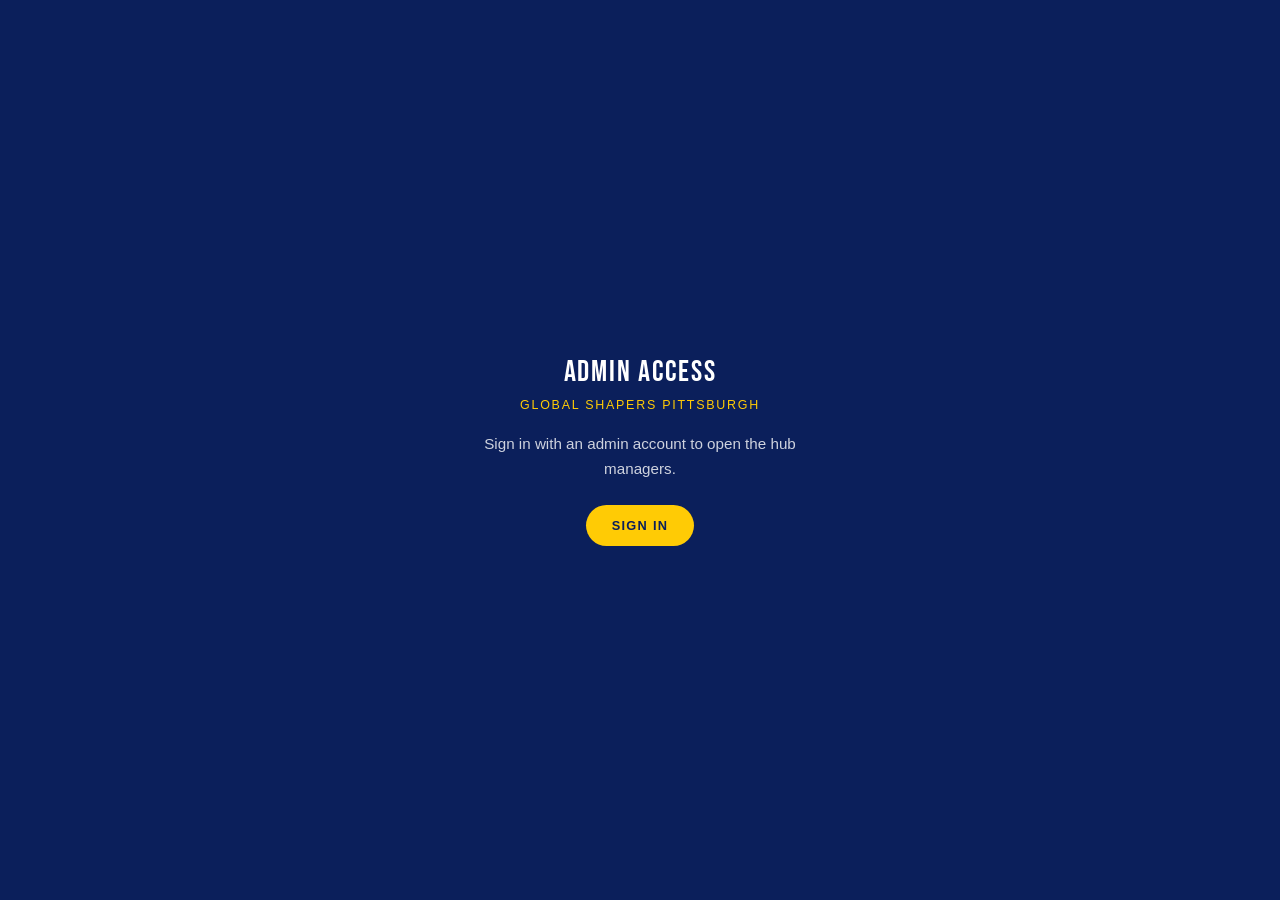
<file: admin/projects.html>
<!DOCTYPE html>
<html lang="en">
<head><script src="gate.js"></script>
<meta charset="UTF-8">
<meta name="viewport" content="width=device-width, initial-scale=1.0">
<meta name="robots" content="noindex, nofollow">
<title>Projects Admin · Global Shapers Pittsburgh</title>
<link rel="icon" type="image/png" href="../assets/favicon.png">
<link href="https://fonts.googleapis.com/css2?family=Bebas+Neue&family=DM+Sans:ital,opsz,wght@0,9..40,300;0,9..40,400;0,9..40,500;0,9..40,600;0,9..40,700&family=Space+Mono:wght@400;700&display=swap" rel="stylesheet">
<style>
  :root {
    --paper:#FAFAF6; --surface:#FFFFFF; --raise:#F3F2EC; --ink:#16181D;
    --slate:#5B6170; --mute:#8A8F9C; --line:#E7E6DF; --line-2:#DEDDD3;
    --blue:#1A4FFF; --navy:#0B1F5B; --blue-tint:#EEF2FF; --gold:#FFCB05; --gold-deep:#B8860B;
    --green:#0E9F6E; --red:#D64545;
    --font-display:'Bebas Neue',sans-serif; --font-body:'DM Sans',system-ui,sans-serif; --font-mono:'Space Mono',monospace;
    --shadow-md:0 12px 32px rgba(11,31,91,0.10); --ease:cubic-bezier(0.4,0,0.2,1); --container:1000px;
  }
  * { margin:0; padding:0; box-sizing:border-box; }
  body { background:var(--paper); color:var(--ink); font-family:var(--font-body); -webkit-font-smoothing:antialiased; padding-bottom:100px; }
  a { color:var(--blue); text-decoration:none; }
  .wrap { max-width:var(--container); margin:0 auto; padding:0 32px; }

  header.bar { border-bottom:1px solid var(--line); background:var(--surface); position:sticky; top:0; z-index:50; }
  .bar-inner { max-width:var(--container); margin:0 auto; padding:14px 32px; display:flex; align-items:center; justify-content:space-between; gap:16px; }
  .bar-inner .id { display:flex; align-items:center; gap:12px; }
  .bar-inner img { height:36px; }
  .bar-inner .id b { font-family:var(--font-display); font-size:1.3rem; letter-spacing:0.08em; font-weight:400; }
  .bar-inner .id .sub { font-family:var(--font-mono); font-size:0.58rem; letter-spacing:0.14em; text-transform:uppercase; color:var(--mute); display:block; }
  .bar-right { display:flex; align-items:center; gap:16px; }
  .conn { display:flex; align-items:center; gap:8px; font-family:var(--font-mono); font-size:0.64rem; letter-spacing:0.1em; text-transform:uppercase; color:var(--mute); }
  .conn .dot { width:9px; height:9px; border-radius:50%; background:var(--mute); }
  .conn.ok .dot { background:var(--green); } .conn.ok { color:var(--green); }
  .conn.err .dot { background:var(--red); } .conn.err { color:var(--red); }
  .bar-right a.back { font-family:var(--font-mono); font-size:0.66rem; letter-spacing:0.12em; text-transform:uppercase; color:var(--slate); }

  .admin-nav { display:flex; gap:6px; margin:22px 0 0; flex-wrap:wrap; }
  .admin-nav a { font-family:var(--font-mono); font-size:0.62rem; letter-spacing:0.1em; text-transform:uppercase; color:var(--slate); border:1px solid var(--line-2); padding:7px 14px; }
  .admin-nav a.active { background:var(--navy); color:#fff; border-color:var(--navy); }

  h1 { font-family:var(--font-display); font-weight:400; font-size:clamp(2.2rem,5.5vw,3.2rem); letter-spacing:0.02em; line-height:0.95; margin:22px 0 10px; }
  .lead { color:var(--slate); font-size:1.02rem; line-height:1.6; max-width:64ch; }
  .sec-label { font-family:var(--font-mono); font-size:0.68rem; letter-spacing:0.2em; text-transform:uppercase; color:var(--gold-deep); display:flex; align-items:center; gap:10px; margin:40px 0 16px; }
  .sec-label::before { content:''; width:22px; height:2px; background:var(--gold); }
  .step-n { display:inline-flex; align-items:center; justify-content:center; width:22px; height:22px; background:var(--blue); color:#fff; font-family:var(--font-mono); font-size:0.72rem; font-weight:700; border-radius:50%; flex-shrink:0; }

  .panel { background:var(--surface); border:1px solid var(--line); padding:22px 24px; }
  .connect-row { display:flex; gap:12px; flex-wrap:wrap; align-items:flex-end; }
  .field { display:flex; flex-direction:column; gap:6px; }
  .field label { font-family:var(--font-mono); font-size:0.6rem; letter-spacing:0.12em; text-transform:uppercase; color:var(--slate); }
  .field input, .field select { padding:10px 12px; border:1px solid var(--line-2); background:var(--surface); font-family:var(--font-mono); font-size:0.82rem; color:var(--ink); }
  .field input:focus, .field select:focus { outline:none; border-color:var(--blue); }
  .field.grow { flex:1; min-width:240px; }
  details.help { margin-top:14px; }
  details.help summary { cursor:pointer; font-family:var(--font-mono); font-size:0.68rem; letter-spacing:0.08em; text-transform:uppercase; color:var(--blue); }
  details.help ol { margin:14px 0 4px 20px; color:var(--slate); font-size:0.92rem; line-height:1.7; }
  details.help code { font-family:var(--font-mono); font-size:0.82rem; background:var(--raise); padding:2px 6px; color:var(--navy); }
  .adv { margin-top:12px; display:none; gap:12px; flex-wrap:wrap; }
  .adv.show { display:flex; }
  .adv-toggle { background:none; border:none; cursor:pointer; font-family:var(--font-mono); font-size:0.62rem; letter-spacing:0.08em; text-transform:uppercase; color:var(--mute); margin-top:12px; padding:0; }

  .btn { font-family:var(--font-mono); font-size:0.72rem; letter-spacing:0.1em; text-transform:uppercase; font-weight:700; padding:12px 22px; cursor:pointer; border:none; transition:transform .2s var(--ease), box-shadow .2s var(--ease), background .2s var(--ease), color .2s var(--ease); display:inline-flex; align-items:center; gap:8px; }
  .btn:disabled { opacity:0.4; cursor:not-allowed; }
  .btn-primary { background:var(--blue); color:#fff; clip-path:polygon(0 0,calc(100% - 9px) 0,100% 9px,100% 100%,9px 100%,0 calc(100% - 9px)); }
  .btn-primary:not(:disabled):hover { transform:translateY(-2px); box-shadow:0 10px 24px rgba(26,79,255,0.28); }
  .btn-gold { background:var(--gold); color:var(--navy); }
  .btn-gold:not(:disabled):hover { background:var(--navy); color:#fff; transform:translateY(-2px); }
  .btn-ghost { background:transparent; color:var(--ink); border:1.5px solid var(--line-2); }
  .btn-ghost:not(:disabled):hover { border-color:var(--blue); color:var(--blue); }

  .card { background:var(--surface); border:1px solid var(--line); padding:18px; margin-bottom:14px; display:grid; grid-template-columns:150px 1fr auto; gap:18px; align-items:start; }
  .photo-slot { width:150px; }
  .photo-box { position:relative; width:150px; aspect-ratio:4/3; overflow:hidden; cursor:pointer; background:var(--blue-tint); border:1px solid var(--line-2); display:flex; align-items:center; justify-content:center; font-family:var(--font-mono); font-size:0.6rem; letter-spacing:0.08em; text-transform:uppercase; color:var(--blue); text-align:center; }
  .photo-box img { width:100%; height:100%; object-fit:cover; display:block; }
  .photo-box .cam { position:absolute; inset:auto 0 0 0; background:rgba(11,31,91,0.72); color:#fff; font-size:0.5rem; letter-spacing:0.08em; text-transform:uppercase; padding:3px 0; text-align:center; }
  .photo-box input { display:none; }
  .photo-clear { display:block; width:100%; margin-top:6px; background:none; border:1px solid var(--line-2); font-family:var(--font-mono); font-size:0.52rem; letter-spacing:0.06em; text-transform:uppercase; color:var(--slate); padding:4px 0; cursor:pointer; }
  .photo-clear:hover { border-color:var(--red); color:var(--red); }
  .photo-clear:disabled { opacity:0.3; cursor:not-allowed; }
  .fields { display:flex; flex-direction:column; gap:8px; min-width:0; }
  .fields .frow { display:flex; gap:8px; flex-wrap:wrap; align-items:center; }
  .fields input[type=text], .fields textarea, .fields select { padding:9px 11px; border:1px solid var(--line-2); background:var(--surface); font-family:var(--font-body); font-size:0.92rem; color:var(--ink); }
  .fields input:focus, .fields textarea:focus, .fields select:focus { outline:none; border-color:var(--blue); }
  .fields .f-title { flex:1; min-width:180px; font-weight:600; font-size:1rem; }
  .fields .f-status { font-family:var(--font-mono); font-size:0.72rem; min-width:150px; }
  .fields textarea { width:100%; min-height:72px; resize:vertical; line-height:1.5; }
  .fields .half { flex:1; min-width:150px; }
  .fields .hint { font-family:var(--font-mono); font-size:0.56rem; letter-spacing:0.05em; color:var(--mute); }
  .metrics-head { font-family:var(--font-mono); font-size:0.56rem; letter-spacing:0.1em; text-transform:uppercase; color:var(--slate); margin-top:4px; }
  .metric-row { display:flex; gap:8px; align-items:center; }
  .metric-row .m-num { width:110px; }
  .metric-row .m-lbl { flex:1; min-width:140px; }
  .mini-btn { background:none; border:1px solid var(--line-2); font-family:var(--font-mono); font-size:0.56rem; letter-spacing:0.06em; text-transform:uppercase; color:var(--slate); padding:6px 12px; cursor:pointer; align-self:flex-start; }
  .mini-btn:hover { border-color:var(--blue); color:var(--blue); }
  .icon-btn { background:none; border:1px solid var(--line-2); width:30px; height:30px; cursor:pointer; font-size:0.85rem; color:var(--slate); display:flex; align-items:center; justify-content:center; transition:border-color .15s, color .15s; flex-shrink:0; }
  .icon-btn.del:hover { border-color:var(--red); color:var(--red); }
  .icon-btn:disabled { opacity:0.3; cursor:not-allowed; }
  .card .actions { display:flex; flex-direction:column; gap:6px; }
  .empty { border:1px dashed var(--line-2); background:var(--surface); padding:22px; text-align:center; color:var(--mute); font-family:var(--font-mono); font-size:0.72rem; }

  .publish { position:fixed; left:0; right:0; bottom:0; background:var(--surface); border-top:1px solid var(--line); box-shadow:0 -8px 24px rgba(11,31,91,0.06); z-index:40; }
  .publish-inner { max-width:var(--container); margin:0 auto; padding:16px 32px; display:flex; align-items:center; justify-content:space-between; gap:16px; flex-wrap:wrap; }
  .publish .summary { font-family:var(--font-mono); font-size:0.72rem; letter-spacing:0.06em; color:var(--slate); }
  .publish .summary b { color:var(--ink); }
  .log { margin-top:16px; border:1px solid var(--line-2); background:#0d0f14; color:#cfe3ff; font-family:var(--font-mono); font-size:0.72rem; line-height:1.7; padding:16px 18px; max-height:220px; overflow:auto; display:none; white-space:pre-wrap; }
  .log.show { display:block; }
  .log .ok { color:#7fe0b0; } .log .err { color:#ff9d9d; } .log .dim { color:#7d90b8; }
  .toast { position:fixed; left:50%; bottom:88px; transform:translateX(-50%) translateY(20px); background:var(--navy); color:#fff; font-family:var(--font-mono); font-size:0.74rem; letter-spacing:0.06em; padding:13px 22px; opacity:0; pointer-events:none; transition:opacity .25s, transform .25s; z-index:200; }
  .toast.show { opacity:1; transform:translateX(-50%) translateY(0); }
  .note { font-size:0.85rem; color:var(--mute); margin-top:10px; line-height:1.55; }
  @media (max-width:640px) { .card { grid-template-columns:1fr; } .photo-slot, .photo-box { width:100%; } .card .actions { justify-self:end; } }
</style>
</head>
<body>

  <header class="bar">
    <div class="bar-inner">
      <div class="id">
        <img src="../assets/global-shapers-pittsburgh-logo.png" alt="Global Shapers Pittsburgh">
        <div><b>Projects Admin</b><span class="sub">Projects Manager</span></div>
      </div>
      <div class="bar-right">
        <div class="conn" id="conn"><span class="dot"></span><span id="conn-text">Not connected</span></div>
        <a class="back" href="../index.html">View site →</a>
      </div>
    </div>
  </header>

  <div class="wrap">
    <nav class="admin-nav">
      <a href="photos.html">Photos &amp; Roster</a>
      <a href="events.html">Events</a>
      <a href="calendar.html">Calendar</a>
      <a href="projects.html" class="active">Projects</a>
      <a href="shapers.html">Shaper Links</a>
      <a href="culturepgh.html">CulturePGH</a>
    </nav>
    <h1>PROJECTS MANAGER</h1>
    <p class="lead">Add or remove projects, mark each one <b>Upcoming</b>, <b>Ongoing</b> or <b>Prior</b>, reorder them with the <b>▲ ▼</b> arrows, edit the details and impact metrics, and attach a photo if you have one. Projects appear on the site in the order shown here. Hit <b>Publish</b> to go live.</p>

    <div class="sec-label"><span class="step-n">1</span> Connect to the website</div>
    <div class="panel" id="connect-panel">
      <div class="connect-row">
        <div class="field grow">
          <label for="token">GitHub access token</label>
          <input type="password" id="token" placeholder="github_pat_… (stored only in this browser)" autocomplete="off" spellcheck="false">
        </div>
        <button class="btn btn-primary" id="connect">Connect</button>
        <button class="btn btn-ghost" id="forget" hidden>Forget token</button>
      </div>
      <button class="adv-toggle" id="adv-toggle">▸ Repository settings</button>
      <div class="adv" id="adv">
        <div class="field"><label for="owner">Owner</label><input type="text" id="owner" value="oaklandflyer"></div>
        <div class="field"><label for="repo">Repository</label><input type="text" id="repo" value="pittsburgh-shapers-website"></div>
        <div class="field"><label for="branch">Branch</label><input type="text" id="branch" value="main"></div>
      </div>
      <details class="help">
        <summary>How do I get a token? (one time, ~2 minutes)</summary>
        <ol>
          <li>Go to <a href="https://github.com/settings/personal-access-tokens/new" target="_blank" rel="noopener">github.com/settings/personal-access-tokens/new</a> (Fine-grained tokens).</li>
          <li><b>Resource owner:</b> <code>oaklandflyer</code>. <b>Repository access:</b> Only select repositories → <code>pittsburgh-shapers-website</code>.</li>
          <li><b>Permissions</b> → Repository permissions → <b>Contents</b> → <b>Read and write</b>.</li>
          <li>Generate the token (starts with <code>github_pat_</code>) and paste it above. It's saved only in this browser.</li>
        </ol>
      </details>
    </div>

    <div class="sec-label"><span class="step-n">2</span> Your projects</div>
    <div id="editor"><div class="empty">Connect above to load your projects.</div></div>
    <button class="btn btn-ghost" id="add" style="margin-top:6px;" disabled>+ Add project</button>
    <div class="log" id="log"></div>
  </div>

  <div class="publish">
    <div class="publish-inner">
      <div class="summary" id="summary">Nothing to publish yet.</div>
      <button class="btn btn-gold" id="publish" disabled>▲ Publish to website</button>
    </div>
  </div>

  <div class="toast" id="toast"></div>

<script>
(function () {
  "use strict";
  var MAX_EDGE = 1600, JPG_Q = 0.82, WEBP_Q = 0.80;
  var LS_TOKEN = 'gs_photo_token', LS_REPO = 'gs_photo_repo';
  var MANIFEST = 'assets/projects/projects.json', DIR = 'assets/projects/';

  var items = [], removedPhotos = [], uid = 0, connected = false, publishing = false, dirty = false, loaded = false;

  var el = function (id) { return document.getElementById(id); };
  var E = {
    editor: el('editor'), add: el('add'), token: el('token'), connect: el('connect'), forget: el('forget'),
    owner: el('owner'), repo: el('repo'), branch: el('branch'), adv: el('adv'), advToggle: el('adv-toggle'),
    conn: el('conn'), connText: el('conn-text'), publish: el('publish'), summary: el('summary'), log: el('log'), toast: el('toast')
  };

  function slugify(s) { s = String(s).toLowerCase().replace(/[^a-z0-9]+/g, '-').replace(/^-+|-+$/g, ''); return s || 'project'; }
  function escapeHtml(s) { return String(s == null ? '' : s).replace(/&/g, '&amp;').replace(/</g, '&lt;').replace(/>/g, '&gt;'); }
  function escapeAttr(s) { return escapeHtml(s).replace(/"/g, '&quot;'); }
  function toast(msg) { E.toast.textContent = msg; E.toast.classList.add('show'); clearTimeout(toast._t); toast._t = setTimeout(function () { E.toast.classList.remove('show'); }, 2400); }
  function allPhotoBases() { var m = {}; items.forEach(function (x) { if (x.photo) m[x.photo] = true; }); return m; }
  function uniqueBase(slug) { var used = allPhotoBases(); if (!used[slug]) return slug; var i = 2, b; do { b = slug + '-' + i; i++; } while (used[b]); return b; }

  function optimizeFile(file) {
    var bmpP = ('createImageBitmap' in window)
      ? createImageBitmap(file, { imageOrientation: 'from-image' }).catch(function () { return loadViaImg(file); })
      : loadViaImg(file);
    return bmpP.then(function (bmp) {
      var w = bmp.width, h = bmp.height, scale = Math.min(1, MAX_EDGE / Math.max(w, h));
      var ow = Math.round(w * scale), oh = Math.round(h * scale);
      var c = document.createElement('canvas'); c.width = ow; c.height = oh;
      var x = c.getContext('2d'); x.fillStyle = '#fff'; x.fillRect(0, 0, ow, oh); x.drawImage(bmp, 0, 0, ow, oh);
      if (bmp.close) bmp.close();
      return Promise.all([toBlob(c, 'image/jpeg', JPG_Q), toBlob(c, 'image/webp', WEBP_Q)]).then(function (b) { return { jpg: b[0], webp: b[1] }; });
    });
  }
  function loadViaImg(file) { return new Promise(function (res, rej) { var url = URL.createObjectURL(file), img = new Image(); img.onload = function () { URL.revokeObjectURL(url); res(img); }; img.onerror = function () { URL.revokeObjectURL(url); rej(new Error('decode failed')); }; img.src = url; }); }
  function toBlob(canvas, type, q) { return new Promise(function (res) { canvas.toBlob(function (b) { if (!b && type === 'image/webp') canvas.toBlob(function (b2) { res(b2); }, 'image/jpeg', q); else res(b); }, type, q); }); }

  function newItem() { return { id: ++uid, title: '', status: 'active', link: '', linkLabel: '', description: '', metrics: [], photo: '', fromRepo: false, blobJpg: null, blobWebp: null, thumbUrl: '', busy: false, error: false, photoChanged: false }; }
  function addItem() { items.push(newItem()); dirty = true; render(); update(); }
  function removeItem(it) {
    if (it.fromRepo && it.photo && removedPhotos.indexOf(it.photo) === -1) removedPhotos.push(it.photo);
    if (it.thumbUrl) URL.revokeObjectURL(it.thumbUrl);
    items = items.filter(function (x) { return x.id !== it.id; });
    dirty = true; render(); update();
  }
  function clearPhoto(it) {
    if (it.fromRepo && it.photo && removedPhotos.indexOf(it.photo) === -1) removedPhotos.push(it.photo);
    if (it.thumbUrl) { URL.revokeObjectURL(it.thumbUrl); it.thumbUrl = ''; }
    it.photo = ''; it.blobJpg = null; it.blobWebp = null; it.photoChanged = true; dirty = true; render(); update();
  }
  function addPhoto(it, file) {
    if (!file || file.type.indexOf('image/') !== 0) { toast('Choose an image file'); return; }
    it.busy = true; it.error = false; render(); update();
    optimizeFile(file).then(function (r) {
      if (it.thumbUrl) URL.revokeObjectURL(it.thumbUrl);
      it.blobJpg = r.jpg; it.blobWebp = r.webp; it.thumbUrl = URL.createObjectURL(r.jpg);
      it.photo = it.photo || uniqueBase(slugify(it.title || 'project')); it.photoChanged = true; it.busy = false;
      dirty = true; render(); update();
    }).catch(function () { it.busy = false; it.error = true; toast('Could not process that photo'); render(); });
  }
  function moveItem(it, dir) {
    var i = items.indexOf(it), j = i + dir;
    if (i === -1 || j < 0 || j >= items.length) return;
    items[i] = items[j]; items[j] = it;
    dirty = true; render(); update();
  }
  function addMetric(it) { it.metrics.push({ num: '', lbl: '' }); dirty = true; render(); update(); }
  function removeMetric(it, idx) { it.metrics.splice(idx, 1); dirty = true; render(); update(); }

  function render() {
    if (!connected && !loaded) { E.editor.innerHTML = '<div class="empty">Connect above to load your projects.</div>'; return; }
    if (!items.length) { E.editor.innerHTML = '<div class="empty">No projects yet — use “Add project”.</div>'; return; }
    E.editor.innerHTML = '';
    items.forEach(function (it) { E.editor.appendChild(row(it)); });
  }
  function row(it) {
    var idx = items.indexOf(it), last = items.length - 1;
    var card = document.createElement('div'); card.className = 'card'; card.dataset.id = it.id;
    var inner = it.busy ? '…' : (it.thumbUrl ? '<img alt="" src="' + it.thumbUrl + '">' : (it.photo ? '<img alt="" src="../' + DIR + escapeAttr(it.photo) + '.jpg">' : 'Add photo<br>(optional)'));
    var metricsHtml = it.metrics.map(function (m, i) {
      return '<div class="metric-row" data-i="' + i + '">' +
        '<input class="m-num" type="text" placeholder="73,000" value="' + escapeAttr(m.num) + '">' +
        '<input class="m-lbl" type="text" placeholder="lbs food waste diverted" value="' + escapeAttr(m.lbl) + '">' +
        '<button class="icon-btn del-metric" title="Remove metric">✕</button>' +
      '</div>';
    }).join('');
    card.innerHTML =
      '<div class="photo-slot">' +
        '<label class="photo-box" title="Upload photo">' + inner + '<span class="cam">Photo</span><input type="file" accept="image/*"></label>' +
        '<button class="photo-clear" type="button"' + (it.photo || it.thumbUrl ? '' : ' disabled') + '>Clear</button>' +
      '</div>' +
      '<div class="fields">' +
        '<div class="frow">' +
          '<input class="f-title" type="text" placeholder="Project title" value="' + escapeAttr(it.title) + '">' +
          '<select class="f-status">' +
            '<option value="upcoming"' + (it.status === 'upcoming' ? ' selected' : '') + '>Upcoming project</option>' +
            '<option value="active"' + (it.status === 'active' ? ' selected' : '') + '>Ongoing project</option>' +
            '<option value="prior"' + (it.status === 'prior' ? ' selected' : '') + '>Prior project</option>' +
          '</select>' +
        '</div>' +
        '<div class="frow">' +
          '<input class="f-link half" type="text" placeholder="Link (https://…)" value="' + escapeAttr(it.link) + '">' +
          '<input class="f-linklabel half" type="text" placeholder="Link label (e.g. Donate to Our Campaign →)" value="' + escapeAttr(it.linkLabel) + '">' +
        '</div>' +
        '<textarea class="f-desc" placeholder="Description">' + escapeHtml(it.description) + '</textarea>' +
        '<div class="metrics-head">Impact metrics</div>' +
        metricsHtml +
        '<button class="mini-btn add-metric" type="button">+ Add metric</button>' +
        '<div class="hint">' + (it.busy ? 'optimizing photo…' : it.error ? 'photo failed' : it.photo ? DIR + escapeHtml(it.photo) + '.jpg' : 'no photo') + '</div>' +
      '</div>' +
      '<div class="actions">' +
        '<button class="icon-btn up" title="Move up"' + (idx <= 0 ? ' disabled' : '') + '>▲</button>' +
        '<button class="icon-btn down" title="Move down"' + (idx >= last ? ' disabled' : '') + '>▼</button>' +
        '<button class="icon-btn del" title="Remove project">✕</button>' +
      '</div>';
    card.querySelector('.photo-box input').addEventListener('change', function (e) { if (e.target.files && e.target.files[0]) addPhoto(it, e.target.files[0]); e.target.value = ''; });
    card.querySelector('.photo-clear').addEventListener('click', function () { clearPhoto(it); });
    card.querySelector('.f-title').addEventListener('input', function (e) { it.title = e.target.value; dirty = true; update(); });
    card.querySelector('.f-status').addEventListener('change', function (e) { it.status = e.target.value; dirty = true; update(); });
    card.querySelector('.f-link').addEventListener('input', function (e) { it.link = e.target.value; dirty = true; update(); });
    card.querySelector('.f-linklabel').addEventListener('input', function (e) { it.linkLabel = e.target.value; dirty = true; update(); });
    card.querySelector('.f-desc').addEventListener('input', function (e) { it.description = e.target.value; dirty = true; update(); });
    card.querySelector('.add-metric').addEventListener('click', function () { addMetric(it); });
    Array.prototype.forEach.call(card.querySelectorAll('.metric-row'), function (mr) {
      var i = parseInt(mr.dataset.i, 10);
      mr.querySelector('.m-num').addEventListener('input', function (e) { it.metrics[i].num = e.target.value; dirty = true; update(); });
      mr.querySelector('.m-lbl').addEventListener('input', function (e) { it.metrics[i].lbl = e.target.value; dirty = true; update(); });
      mr.querySelector('.del-metric').addEventListener('click', function () { removeMetric(it, i); });
    });
    card.querySelector('.del').addEventListener('click', function () { removeItem(it); });
    card.querySelector('.up').addEventListener('click', function () { moveItem(it, -1); });
    card.querySelector('.down').addEventListener('click', function () { moveItem(it, 1); });
    return card;
  }

  function update() {
    var busy = items.some(function (x) { return x.busy; });
    E.add.disabled = !connected;
    E.publish.disabled = !(connected && dirty && !busy && !publishing);
    if (!connected) E.summary.innerHTML = 'Connect a token to publish.';
    else if (!dirty) E.summary.innerHTML = 'Everything is up to date.';
    else if (busy) E.summary.innerHTML = 'Optimizing photos…';
    else E.summary.innerHTML = '<b>' + items.length + '</b> project' + (items.length === 1 ? '' : 's') + ' — ready to publish.';
  }

  function cfg() { return { owner: E.owner.value.trim(), repo: E.repo.value.trim(), branch: E.branch.value.trim() || 'main', token: E.token.value.trim() }; }
  function apiUrl(path) { var c = cfg(); return 'https://api.github.com/repos/' + c.owner + '/' + c.repo + '/contents/' + path; }
  function headers() { return { 'Authorization': 'Bearer ' + cfg().token, 'Accept': 'application/vnd.github+json', 'X-GitHub-Api-Version': '2022-11-28' }; }
  function utf8ToB64(s) { return btoa(unescape(encodeURIComponent(s))); }
  function b64ToUtf8(b) { return decodeURIComponent(escape(atob(b.replace(/\n/g, '')))); }
  function blobToB64(blob) { return new Promise(function (res, rej) { var fr = new FileReader(); fr.onload = function () { res(String(fr.result).split(',')[1]); }; fr.onerror = rej; fr.readAsDataURL(blob); }); }
  function ghGet(path) { return fetch(apiUrl(path) + '?ref=' + cfg().branch, { headers: headers(), cache: 'no-store' }).then(function (r) { if (r.status === 404) return null; if (!r.ok) return r.text().then(function (t) { throw new Error('GET ' + path + ' → ' + r.status + ' ' + t); }); return r.json(); }); }
  function ghPut(path, contentB64, message, sha) { var body = { message: message, content: contentB64, branch: cfg().branch }; if (sha) body.sha = sha; return fetch(apiUrl(path), { method: 'PUT', headers: headers(), body: JSON.stringify(body) }).then(function (r) { if (!r.ok) return r.text().then(function (t) { throw new Error('PUT ' + path + ' → ' + r.status + ' ' + t); }); return r.json(); }); }
  function ghDelete(path, message, sha) { return fetch(apiUrl(path), { method: 'DELETE', headers: headers(), body: JSON.stringify({ message: message, branch: cfg().branch, sha: sha }) }).then(function (r) { if (!r.ok && r.status !== 404) return r.text().then(function (t) { throw new Error('DELETE ' + path + ' → ' + r.status + ' ' + t); }); return true; }); }

  function setConn(state, text) { E.conn.className = 'conn' + (state ? ' ' + state : ''); E.connText.textContent = text; }

  function connect() {
    var c = cfg();
    if (!c.token) { toast('Paste your token first'); return; }
    if (!c.owner || !c.repo) { toast('Set owner and repository'); return; }
    setConn('', 'Connecting…'); E.connect.disabled = true;
    fetch('https://api.github.com/repos/' + c.owner + '/' + c.repo, { headers: headers() })
      .then(function (r) { if (r.status === 401) throw new Error('Bad token (401).'); if (r.status === 404) throw new Error('Repo not found or no access (404).'); if (!r.ok) throw new Error('GitHub error ' + r.status); return r.json(); })
      .then(function () { return load(); })
      .then(function () {
        connected = true; setConn('ok', 'Connected'); E.forget.hidden = false;
        localStorage.setItem(LS_TOKEN, c.token);
        localStorage.setItem(LS_REPO, JSON.stringify({ owner: c.owner, repo: c.repo, branch: c.branch }));
        toast('Connected — loaded ' + items.length + ' project(s)'); render(); update();
      })
      .catch(function (e) { connected = false; setConn('err', 'Failed'); toast(e.message || 'Connection failed'); })
      .then(function () { E.connect.disabled = false; });
  }

  function load() {
    return ghGet(MANIFEST).then(function (res) {
      items = []; removedPhotos = []; dirty = false;
      var list = [];
      if (res && res.content) { try { list = JSON.parse(b64ToUtf8(res.content)) || []; } catch (e) { list = []; } }
      list.forEach(function (m) {
        items.push({ id: ++uid, title: m.title || '', status: (m.status === 'prior' || m.status === 'upcoming') ? m.status : 'active', link: m.link || '', linkLabel: m.linkLabel || '', description: m.description || '', metrics: Array.isArray(m.metrics) ? m.metrics.map(function (x) { return { num: x.num || '', lbl: x.lbl || '' }; }) : [], photo: m.photo || '', fromRepo: true, blobJpg: null, blobWebp: null, thumbUrl: '', busy: false, error: false, photoChanged: false });
      });
      loaded = true; render();
    });
  }

  function log(msg, cls) { E.log.classList.add('show'); E.log.innerHTML += '<div' + (cls ? ' class="' + cls + '"' : '') + '>' + msg + '</div>'; E.log.scrollTop = E.log.scrollHeight; }

  function publish() {
    if (publishing || !dirty) return;
    publishing = true; update(); E.publish.disabled = true; E.log.innerHTML = ''; E.log.classList.add('show');
    log('Publishing projects…', 'dim');
    var chain = Promise.resolve();
    items.forEach(function (it) {
      if (it.photoChanged && it.blobJpg && it.photo) {
        chain = chain.then(function () {
          log('↑ ' + it.photo + '.jpg …');
          return Promise.all([blobToB64(it.blobJpg), it.blobWebp ? blobToB64(it.blobWebp) : null]).then(function (b) {
            return ghGet(DIR + it.photo + '.jpg').then(function (r) { return ghPut(DIR + it.photo + '.jpg', b[0], 'projects: add photo ' + it.photo + '.jpg', r ? r.sha : null); })
              .then(function () { if (!b[1]) return; return ghGet(DIR + it.photo + '.webp').then(function (r) { return ghPut(DIR + it.photo + '.webp', b[1], 'projects: add photo ' + it.photo + '.webp', r ? r.sha : null); }); })
              .then(function () { log('  ✓ uploaded ' + it.photo, 'ok'); });
          });
        });
      }
    });
    removedPhotos.forEach(function (base) {
      chain = chain.then(function () {
        if (items.some(function (x) { return x.photo === base; })) return;
        log('✕ removing ' + base + ' …');
        return Promise.all([
          ghGet(DIR + base + '.jpg').then(function (r) { return r ? ghDelete(DIR + base + '.jpg', 'projects: remove photo ' + base + '.jpg', r.sha) : null; }),
          ghGet(DIR + base + '.webp').then(function (r) { return r ? ghDelete(DIR + base + '.webp', 'projects: remove photo ' + base + '.webp', r.sha) : null; })
        ]).then(function () { log('  ✓ removed ' + base, 'ok'); });
      });
    });
    chain = chain.then(function () {
      log('↻ updating projects.json …');
      var out = items.map(function (it) {
        return { title: it.title, status: it.status, link: it.link, linkLabel: it.linkLabel, description: it.description,
          photo: it.photo || '', metrics: it.metrics.filter(function (m) { return (m.num || '').trim() || (m.lbl || '').trim(); }).map(function (m) { return { num: m.num, lbl: m.lbl }; }) };
      });
      var json = JSON.stringify(out, null, 2) + '\n';
      return ghGet(MANIFEST).then(function (r) { return ghPut(MANIFEST, utf8ToB64(json), 'projects: update projects (' + out.length + ')', r ? r.sha : null); }).then(function () { log('  ✓ saved', 'ok'); });
    });
    chain.then(function () {
      items.forEach(function (it) { it.fromRepo = true; it.photoChanged = false; });
      removedPhotos = []; dirty = false;
      log('✓ Done. Live on the site in ~1 minute (GitHub Pages redeploy).', 'ok');
      toast('Published! Live in ~1 min.'); publishing = false; render(); update();
    }).catch(function (e) { log('✗ ' + (e.message || 'publish failed'), 'err'); toast('Publish failed — see the log'); publishing = false; update(); });
  }

  render(); update();
  E.advToggle.addEventListener('click', function () { E.adv.classList.toggle('show'); E.advToggle.textContent = (E.adv.classList.contains('show') ? '▾' : '▸') + ' Repository settings'; });
  E.connect.addEventListener('click', connect);
  E.publish.addEventListener('click', publish);
  E.add.addEventListener('click', addItem);
  E.forget.addEventListener('click', function () { localStorage.removeItem(LS_TOKEN); E.token.value = ''; connected = false; loaded = false; items = []; removedPhotos = []; dirty = false; setConn('', 'Not connected'); E.forget.hidden = true; toast('Token removed from this browser'); render(); update(); });
  E.token.addEventListener('keydown', function (e) { if (e.key === 'Enter') connect(); });
  window.addEventListener('dragover', function (e) { e.preventDefault(); });
  window.addEventListener('drop', function (e) { e.preventDefault(); });
  (function restore() {
    try {
      var saved = JSON.parse(localStorage.getItem(LS_REPO) || 'null');
      if (saved) { E.owner.value = saved.owner || E.owner.value; E.repo.value = saved.repo || E.repo.value; E.branch.value = saved.branch || E.branch.value; }
      var t = localStorage.getItem(LS_TOKEN);
      if (t) { E.token.value = t; E.forget.hidden = false; connect(); }
    } catch (e) {}
  })();
})();
</script>
</body>
</html>
</file>
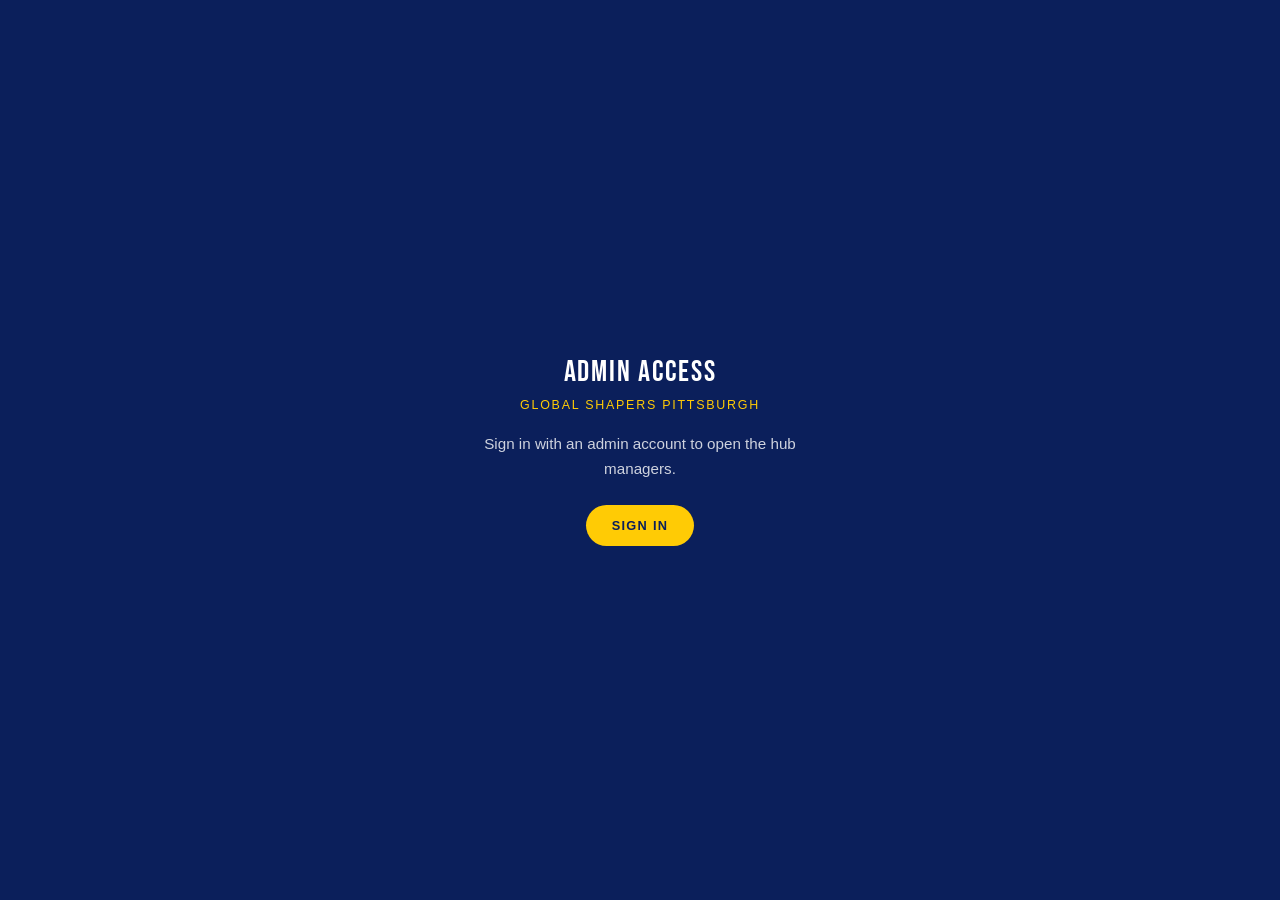
<file: admin/shapers.html>
<!DOCTYPE html>
<html lang="en">
<head><script src="gate.js"></script>
<meta charset="UTF-8">
<meta name="viewport" content="width=device-width, initial-scale=1.0">
<meta name="robots" content="noindex, nofollow">
<title>Shaper Links Admin · Global Shapers Pittsburgh</title>
<link rel="icon" type="image/png" href="../assets/favicon.png">
<link href="https://fonts.googleapis.com/css2?family=Bebas+Neue&family=DM+Sans:ital,opsz,wght@0,9..40,300;0,9..40,400;0,9..40,500;0,9..40,600;0,9..40,700&family=Space+Mono:wght@400;700&display=swap" rel="stylesheet">
<style>
  :root {
    --paper:#FAFAF6; --surface:#FFFFFF; --raise:#F3F2EC; --ink:#16181D;
    --slate:#5B6170; --mute:#8A8F9C; --line:#E7E6DF; --line-2:#DEDDD3;
    --blue:#1A4FFF; --navy:#0B1F5B; --blue-tint:#EEF2FF; --gold:#FFCB05; --gold-deep:#B8860B;
    --green:#0E9F6E; --red:#D64545;
    --font-display:'Bebas Neue',sans-serif; --font-body:'DM Sans',system-ui,sans-serif; --font-mono:'Space Mono',monospace;
    --shadow-md:0 12px 32px rgba(11,31,91,0.10); --ease:cubic-bezier(0.4,0,0.2,1); --container:1000px;
  }
  * { margin:0; padding:0; box-sizing:border-box; }
  body { background:var(--paper); color:var(--ink); font-family:var(--font-body); -webkit-font-smoothing:antialiased; padding-bottom:100px; }
  a { color:var(--blue); text-decoration:none; }
  .wrap { max-width:var(--container); margin:0 auto; padding:0 32px; }

  header.bar { border-bottom:1px solid var(--line); background:var(--surface); position:sticky; top:0; z-index:50; }
  .bar-inner { max-width:var(--container); margin:0 auto; padding:14px 32px; display:flex; align-items:center; justify-content:space-between; gap:16px; }
  .bar-inner .id { display:flex; align-items:center; gap:12px; }
  .bar-inner img { height:36px; }
  .bar-inner .id b { font-family:var(--font-display); font-size:1.3rem; letter-spacing:0.08em; font-weight:400; }
  .bar-inner .id .sub { font-family:var(--font-mono); font-size:0.58rem; letter-spacing:0.14em; text-transform:uppercase; color:var(--mute); display:block; }
  .bar-right { display:flex; align-items:center; gap:16px; }
  .conn { display:flex; align-items:center; gap:8px; font-family:var(--font-mono); font-size:0.64rem; letter-spacing:0.1em; text-transform:uppercase; color:var(--mute); }
  .conn .dot { width:9px; height:9px; border-radius:50%; background:var(--mute); }
  .conn.ok .dot { background:var(--green); } .conn.ok { color:var(--green); }
  .conn.err .dot { background:var(--red); } .conn.err { color:var(--red); }
  .bar-right a.back { font-family:var(--font-mono); font-size:0.66rem; letter-spacing:0.12em; text-transform:uppercase; color:var(--slate); }

  .admin-nav { display:flex; gap:6px; margin:22px 0 0; flex-wrap:wrap; }
  .admin-nav a { font-family:var(--font-mono); font-size:0.62rem; letter-spacing:0.1em; text-transform:uppercase; color:var(--slate); border:1px solid var(--line-2); padding:7px 14px; }
  .admin-nav a.active { background:var(--navy); color:#fff; border-color:var(--navy); }

  h1 { font-family:var(--font-display); font-weight:400; font-size:clamp(2.2rem,5.5vw,3.2rem); letter-spacing:0.02em; line-height:0.95; margin:22px 0 10px; }
  .lead { color:var(--slate); font-size:1.02rem; line-height:1.6; max-width:64ch; }
  .sec-label { font-family:var(--font-mono); font-size:0.68rem; letter-spacing:0.2em; text-transform:uppercase; color:var(--gold-deep); display:flex; align-items:center; gap:10px; margin:40px 0 16px; }
  .sec-label::before { content:''; width:22px; height:2px; background:var(--gold); }
  .step-n { display:inline-flex; align-items:center; justify-content:center; width:22px; height:22px; background:var(--blue); color:#fff; font-family:var(--font-mono); font-size:0.72rem; font-weight:700; border-radius:50%; flex-shrink:0; }

  .panel { background:var(--surface); border:1px solid var(--line); padding:22px 24px; }
  .connect-row { display:flex; gap:12px; flex-wrap:wrap; align-items:flex-end; }
  .field { display:flex; flex-direction:column; gap:6px; }
  .field label { font-family:var(--font-mono); font-size:0.6rem; letter-spacing:0.12em; text-transform:uppercase; color:var(--slate); }
  .field input { padding:10px 12px; border:1px solid var(--line-2); background:var(--surface); font-family:var(--font-mono); font-size:0.82rem; color:var(--ink); }
  .field input:focus { outline:none; border-color:var(--blue); }
  .field.grow { flex:1; min-width:240px; }
  details.help { margin-top:14px; }
  details.help summary { cursor:pointer; font-family:var(--font-mono); font-size:0.68rem; letter-spacing:0.08em; text-transform:uppercase; color:var(--blue); }
  details.help ol { margin:14px 0 4px 20px; color:var(--slate); font-size:0.92rem; line-height:1.7; }
  details.help code { font-family:var(--font-mono); font-size:0.82rem; background:var(--raise); padding:2px 6px; color:var(--navy); }
  .adv { margin-top:12px; display:none; gap:12px; flex-wrap:wrap; }
  .adv.show { display:flex; }
  .adv-toggle { background:none; border:none; cursor:pointer; font-family:var(--font-mono); font-size:0.62rem; letter-spacing:0.08em; text-transform:uppercase; color:var(--mute); margin-top:12px; padding:0; }

  .btn { font-family:var(--font-mono); font-size:0.72rem; letter-spacing:0.1em; text-transform:uppercase; font-weight:700; padding:12px 22px; cursor:pointer; border:none; transition:transform .2s var(--ease), box-shadow .2s var(--ease), background .2s var(--ease), color .2s var(--ease); display:inline-flex; align-items:center; gap:8px; }
  .btn:disabled { opacity:0.4; cursor:not-allowed; }
  .btn-primary { background:var(--blue); color:#fff; clip-path:polygon(0 0,calc(100% - 9px) 0,100% 9px,100% 100%,9px 100%,0 calc(100% - 9px)); }
  .btn-primary:not(:disabled):hover { transform:translateY(-2px); box-shadow:0 10px 24px rgba(26,79,255,0.28); }
  .btn-gold { background:var(--gold); color:var(--navy); }
  .btn-gold:not(:disabled):hover { background:var(--navy); color:#fff; transform:translateY(-2px); }
  .btn-ghost { background:transparent; color:var(--ink); border:1.5px solid var(--line-2); }
  .btn-ghost:not(:disabled):hover { border-color:var(--blue); color:var(--blue); }

  .card { background:var(--surface); border:1px solid var(--line); padding:16px 18px; margin-bottom:12px; display:grid; grid-template-columns:1fr auto; gap:14px; align-items:start; }
  .fields { display:flex; flex-direction:column; gap:8px; min-width:0; }
  .fields input[type=text], .fields textarea { width:100%; padding:9px 11px; border:1px solid var(--line-2); background:var(--surface); font-family:var(--font-body); font-size:0.92rem; color:var(--ink); }
  .fields input:focus, .fields textarea:focus { outline:none; border-color:var(--blue); }
  .fields .f-cat { font-weight:600; font-size:1rem; }
  .fields textarea { min-height:52px; resize:vertical; line-height:1.5; }
  .fields .frow { display:flex; gap:8px; flex-wrap:wrap; }
  .fields .half { flex:1; min-width:160px; }
  .fields .status { font-family:var(--font-mono); font-size:0.56rem; letter-spacing:0.06em; text-transform:uppercase; }
  .fields .status.live { color:var(--green); } .fields .status.empty { color:var(--mute); }
  .actions { display:flex; flex-direction:column; gap:4px; }
  .icon-btn { background:none; border:1px solid var(--line-2); width:30px; height:30px; cursor:pointer; font-size:0.85rem; color:var(--slate); display:flex; align-items:center; justify-content:center; transition:border-color .15s, color .15s; }
  .icon-btn:hover { border-color:var(--blue); color:var(--blue); }
  .icon-btn.del:hover { border-color:var(--red); color:var(--red); }
  .empty { border:1px dashed var(--line-2); background:var(--surface); padding:22px; text-align:center; color:var(--mute); font-family:var(--font-mono); font-size:0.72rem; }

  .publish { position:fixed; left:0; right:0; bottom:0; background:var(--surface); border-top:1px solid var(--line); box-shadow:0 -8px 24px rgba(11,31,91,0.06); z-index:40; }
  .publish-inner { max-width:var(--container); margin:0 auto; padding:16px 32px; display:flex; align-items:center; justify-content:space-between; gap:16px; flex-wrap:wrap; }
  .publish .summary { font-family:var(--font-mono); font-size:0.72rem; letter-spacing:0.06em; color:var(--slate); }
  .publish .summary b { color:var(--ink); }
  .log { margin-top:16px; border:1px solid var(--line-2); background:#0d0f14; color:#cfe3ff; font-family:var(--font-mono); font-size:0.72rem; line-height:1.7; padding:16px 18px; max-height:220px; overflow:auto; display:none; white-space:pre-wrap; }
  .log.show { display:block; }
  .log .ok { color:#7fe0b0; } .log .err { color:#ff9d9d; } .log .dim { color:#7d90b8; }
  .toast { position:fixed; left:50%; bottom:88px; transform:translateX(-50%) translateY(20px); background:var(--navy); color:#fff; font-family:var(--font-mono); font-size:0.74rem; letter-spacing:0.06em; padding:13px 22px; opacity:0; pointer-events:none; transition:opacity .25s, transform .25s; z-index:200; }
  .toast.show { opacity:1; transform:translateX(-50%) translateY(0); }
  .note { font-size:0.85rem; color:var(--mute); margin-top:10px; line-height:1.55; }

  /* visiting-shaper hub rows */
  .hub-card { background:var(--surface); border:1px solid var(--line); padding:16px 18px; margin-bottom:12px; display:grid; grid-template-columns:1fr auto; gap:14px; align-items:start; }
  .hub-card .fields { display:flex; flex-direction:column; gap:8px; min-width:0; }
  .hub-card input[type=text], .hub-card select { padding:9px 11px; border:1px solid var(--line-2); background:var(--surface); font-family:var(--font-body); font-size:0.92rem; color:var(--ink); }
  .hub-card input:focus, .hub-card select:focus { outline:none; border-color:var(--blue); }
  .hub-card .f-hname { font-weight:600; font-size:1rem; }
  .hub-card .frow { display:flex; gap:8px; flex-wrap:wrap; align-items:center; }
  .hub-card .half { flex:1; min-width:150px; }
  .hub-card .f-htype { font-family:var(--font-mono); font-size:0.72rem; min-width:150px; }
  .hub-card input.coord { width:104px; flex:0 0 104px; }
  .hub-card .pick { background:var(--blue-tint); border:1px solid var(--blue); color:var(--blue); font-family:var(--font-mono); font-size:0.6rem; letter-spacing:0.08em; text-transform:uppercase; padding:9px 12px; cursor:pointer; white-space:nowrap; }
  .hub-card .pick:hover { background:var(--blue); color:#fff; }
  .hub-card .hstatus { font-family:var(--font-mono); font-size:0.56rem; letter-spacing:0.06em; text-transform:uppercase; }
  .hub-card .hstatus.plotted { color:var(--green); } .hub-card .hstatus.noloc { color:var(--red); }
  .hub-card .home-tag { font-family:var(--font-mono); font-size:0.54rem; letter-spacing:0.1em; text-transform:uppercase; color:var(--gold-deep); background:#FBF3D6; padding:3px 8px; }
  /* city typeahead */
  .citysearch { position:relative; flex:1; min-width:180px; }
  .citysearch input { width:100%; }
  .city-results { position:absolute; z-index:20; left:0; right:0; top:calc(100% + 2px); background:var(--surface); border:1px solid var(--line-2); box-shadow:var(--shadow-md); max-height:230px; overflow-y:auto; display:none; }
  .city-results.show { display:block; }
  .city-results button { display:block; width:100%; text-align:left; background:none; border:none; border-bottom:1px solid var(--line); padding:9px 12px; font-family:var(--font-body); font-size:0.9rem; color:var(--ink); cursor:pointer; }
  .city-results button:hover, .city-results button.active { background:var(--blue-tint); }
  .city-results .cr-coord { font-family:var(--font-mono); font-size:0.66rem; color:var(--mute); margin-left:6px; }
  .city-results .cr-empty { padding:10px 12px; color:var(--mute); font-family:var(--font-mono); font-size:0.72rem; }
  .hub-card details.coord-adv { margin-top:2px; }
  .hub-card details.coord-adv summary { font-family:var(--font-mono); font-size:0.6rem; letter-spacing:0.08em; text-transform:uppercase; color:var(--slate); cursor:pointer; }
  .hub-card details.coord-adv .frow { margin-top:8px; }

  /* map picker modal */
  .mapmodal { position:fixed; inset:0; z-index:300; background:rgba(6,11,28,0.72); display:none; align-items:center; justify-content:center; padding:20px; }
  .mapmodal.show { display:flex; }
  .mapmodal-inner { background:var(--surface); padding:20px 22px; max-width:760px; width:100%; box-shadow:var(--shadow-md); }
  .mapmodal h3 { font-family:var(--font-display); font-weight:400; font-size:1.5rem; letter-spacing:0.04em; margin-bottom:6px; }
  .mapmodal .mm-note { font-size:0.82rem; color:var(--slate); line-height:1.5; margin-bottom:14px; }
  .mappick { position:relative; width:100%; aspect-ratio:2/1; background:#e6ecf6 url('../assets/img/world-equirect.svg') center/100% 100% no-repeat; border:1px solid var(--line-2); cursor:crosshair; overflow:hidden; }
  .mm-pin { position:absolute; width:14px; height:14px; margin:-7px 0 0 -7px; border-radius:50%; background:var(--gold); border:2px solid var(--gold-deep); box-shadow:0 0 0 4px rgba(255,203,5,0.28); pointer-events:none; }
  .mm-readout { font-family:var(--font-mono); font-size:0.72rem; color:var(--slate); margin:14px 0; }
  .mm-readout b { color:var(--ink); }
  .mm-actions { display:flex; gap:10px; justify-content:flex-end; }
  @media (max-width:640px) { .card, .hub-card { grid-template-columns:1fr; } .actions { flex-direction:row; justify-content:flex-end; } }
</style>
</head>
<body>

  <header class="bar">
    <div class="bar-inner">
      <div class="id">
        <img src="../assets/global-shapers-pittsburgh-logo.png" alt="Global Shapers Pittsburgh">
        <div><b>Shaper Links</b><span class="sub">Members Resources</span></div>
      </div>
      <div class="bar-right">
        <div class="conn" id="conn"><span class="dot"></span><span id="conn-text">Not connected</span></div>
        <a class="back" href="../shapers.html">View page →</a>
      </div>
    </div>
  </header>

  <div class="wrap">
    <nav class="admin-nav">
      <a href="photos.html">Photos &amp; Roster</a>
      <a href="events.html">Events</a>
      <a href="calendar.html">Calendar</a>
      <a href="projects.html">Projects</a>
      <a href="shapers.html" class="active">Shaper Links</a>
      <a href="culturepgh.html">CulturePGH</a>
    </nav>
    <h1>SHAPER LINKS</h1>
    <p class="lead">Edit the resource cards and the <b>Visiting Shapers group chats</b> on the members-only <b>Shaper Resources</b> page. Cards with no link show an <b>[ADD LINK]</b> placeholder; each group chat you add drops a dot on the globe. Hit <b>Publish</b> to go live.</p>

    <div class="sec-label"><span class="step-n">1</span> Connect to the website</div>
    <div class="panel" id="connect-panel">
      <div class="connect-row">
        <div class="field grow">
          <label for="token">GitHub access token</label>
          <input type="password" id="token" placeholder="github_pat_… (stored only in this browser)" autocomplete="off" spellcheck="false">
        </div>
        <button class="btn btn-primary" id="connect">Connect</button>
        <button class="btn btn-ghost" id="forget" hidden>Forget token</button>
      </div>
      <button class="adv-toggle" id="adv-toggle">▸ Repository settings</button>
      <div class="adv" id="adv">
        <div class="field"><label for="owner">Owner</label><input type="text" id="owner" value="oaklandflyer"></div>
        <div class="field"><label for="repo">Repository</label><input type="text" id="repo" value="pittsburgh-shapers-website"></div>
        <div class="field"><label for="branch">Branch</label><input type="text" id="branch" value="main"></div>
      </div>
      <details class="help">
        <summary>How do I get a token? (one time, ~2 minutes)</summary>
        <ol>
          <li>Go to <a href="https://github.com/settings/personal-access-tokens/new" target="_blank" rel="noopener">github.com/settings/personal-access-tokens/new</a> (Fine-grained tokens).</li>
          <li><b>Resource owner:</b> <code>oaklandflyer</code>. <b>Repository access:</b> Only select repositories → <code>pittsburgh-shapers-website</code>.</li>
          <li><b>Permissions</b> → Repository permissions → <b>Contents</b> → <b>Read and write</b>.</li>
          <li>Generate the token (starts with <code>github_pat_</code>) and paste it above. It's saved only in this browser.</li>
        </ol>
      </details>
    </div>

    <div class="sec-label"><span class="step-n">2</span> Resource cards</div>
    <div id="editor"><div class="empty">Connect above to load the resource cards.</div></div>
    <button class="btn btn-ghost" id="add" style="margin-top:6px;" disabled>+ Add card</button>

    <div class="sec-label"><span class="step-n">3</span> Visiting Shapers group chats <span style="color:var(--mute);text-transform:none;letter-spacing:0;font-size:0.72rem;">(dots on the globe)</span></div>
    <p class="note" style="margin-top:0;">Add a hub's WhatsApp / group-chat link, then <b>search for its city</b> to set the location — the coordinates fill in automatically, so there's no need to look them up. Each hub becomes a dot on the interactive globe on the members page. Use the arrows to reorder and ✕ to remove.</p>
    <div id="hubs-editor"><div class="empty">Connect above to load the visiting-shaper hubs.</div></div>
    <button class="btn btn-ghost" id="add-hub" style="margin-top:6px;" disabled>+ Add group chat</button>

    <div class="log" id="log"></div>
  </div>

  <!-- map picker modal -->
  <div class="mapmodal" id="mapmodal" role="dialog" aria-modal="true" aria-label="Pick hub location">
    <div class="mapmodal-inner">
      <h3>Drop the hub on the map</h3>
      <div class="mm-note">Click the map where the hub city is — the gold pin marks where the dot appears on the globe. You can fine-tune the latitude/longitude numbers afterward.</div>
      <div class="mappick" id="mappick"><div class="mm-pin" id="mm-pin" hidden></div></div>
      <div class="mm-readout" id="mm-readout">No location selected yet.</div>
      <div class="mm-actions">
        <button class="btn btn-ghost" id="mm-cancel" type="button">Cancel</button>
        <button class="btn btn-primary" id="mm-use" type="button" disabled>Use this location</button>
      </div>
    </div>
  </div>

  <div class="publish">
    <div class="publish-inner">
      <div class="summary" id="summary">Nothing to publish yet.</div>
      <button class="btn btn-gold" id="publish" disabled>▲ Publish to website</button>
    </div>
  </div>

  <div class="toast" id="toast"></div>

<script>
(function () {
  "use strict";
  var LS_TOKEN = 'gs_photo_token', LS_REPO = 'gs_photo_repo';
  var MANIFEST = 'data/resources.json';
  var HUBS_FILE = 'data/hubs.json';

  var items = [], uid = 0, connected = false, publishing = false, dirty = false, loaded = false;
  // Visiting-shaper hubs (globe). We preserve the rest of hubs.json (meta, communities, interestGroups).
  var hubs = [], hubsData = null, hubsDirty = false, hubsSha = null;

  var el = function (id) { return document.getElementById(id); };
  var E = {
    editor: el('editor'), add: el('add'), token: el('token'), connect: el('connect'), forget: el('forget'),
    owner: el('owner'), repo: el('repo'), branch: el('branch'), adv: el('adv'), advToggle: el('adv-toggle'),
    conn: el('conn'), connText: el('conn-text'), publish: el('publish'), summary: el('summary'), log: el('log'), toast: el('toast'),
    hubsEditor: el('hubs-editor'), addHub: el('add-hub')
  };

  function escapeHtml(s) { return String(s == null ? '' : s).replace(/&/g, '&amp;').replace(/</g, '&lt;').replace(/>/g, '&gt;'); }
  function escapeAttr(s) { return escapeHtml(s).replace(/"/g, '&quot;'); }
  function toast(msg) { E.toast.textContent = msg; E.toast.classList.add('show'); clearTimeout(toast._t); toast._t = setTimeout(function () { E.toast.classList.remove('show'); }, 2400); }

  function newItem() { return { id: ++uid, cat: '', desc: '', link: '', linkLabel: '' }; }
  function addItem() { items.push(newItem()); dirty = true; render(); update(); }
  function removeItem(it) { items = items.filter(function (x) { return x.id !== it.id; }); dirty = true; render(); update(); }
  function move(it, dir) {
    var i = items.indexOf(it), j = i + dir;
    if (j < 0 || j >= items.length) return;
    items[i] = items[j]; items[j] = it; dirty = true; render(); update();
  }

  // ---------- visiting-shaper hubs ----------
  // Gazetteer of ~500 major world cities (name + coordinates). Lets a curator add
  // a hub by searching for its city instead of hand-entering latitude/longitude.
  var CITIES = [];
  (function loadCities() {
    fetch('../assets/data/hubs.json', { cache: 'force-cache' })
      .then(function (r) { return r.ok ? r.json() : []; })
      .then(function (list) {
        if (Array.isArray(list)) CITIES = list.filter(function (c) { return c && c.c && isFinite(c.lat) && isFinite(c.lng); });
      })
      .catch(function () {});
  })();
  function filterCities(q) {
    q = q.trim().toLowerCase();
    if (!q) return [];
    var starts = [], contains = [];
    for (var i = 0; i < CITIES.length && (starts.length + contains.length) < 60; i++) {
      var name = CITIES[i].c.toLowerCase();
      if (name.indexOf(q) === 0) starts.push(CITIES[i]);
      else if (name.indexOf(q) > -1) contains.push(CITIES[i]);
    }
    return starts.concat(contains).slice(0, 12);
  }
  function hasLoc(h) { return h.lat !== '' && h.lng !== '' && isFinite(h.lat) && isFinite(h.lng); }
  function newHub() { return { id: ++uid, name: '', link: '', linkType: 'link', lat: '', lng: '', guide: '', home: false }; }
  function addHub() { hubs.push(newHub()); hubsDirty = true; renderHubs(); update(); }
  function removeHub(h) { hubs = hubs.filter(function (x) { return x.id !== h.id; }); hubsDirty = true; renderHubs(); update(); }
  function moveHub(h, dir) {
    var i = hubs.indexOf(h), j = i + dir;
    if (j < 0 || j >= hubs.length) return;
    hubs[i] = hubs[j]; hubs[j] = h; hubsDirty = true; renderHubs(); update();
  }

  function renderHubs() {
    if (!E.hubsEditor) return;
    if (!connected && !loaded) { E.hubsEditor.innerHTML = '<div class="empty">Connect above to load the visiting-shaper hubs.</div>'; return; }
    if (!hubs.length) { E.hubsEditor.innerHTML = '<div class="empty">No group chats yet — use “Add group chat”.</div>'; return; }
    E.hubsEditor.innerHTML = '';
    hubs.forEach(function (h, idx) { E.hubsEditor.appendChild(hubRow(h, idx)); });
  }
  function hubRow(h, idx) {
    var card = document.createElement('div'); card.className = 'hub-card'; card.dataset.id = h.id;
    var status = hasLoc(h)
      ? '<span class="hstatus plotted">● ' + h.lat + ', ' + h.lng + ' — on the globe</span>'
      : '<span class="hstatus noloc">○ no location — won’t show on the globe</span>';
    var typeSel = '<select class="f-htype">' +
      '<option value="link"' + (h.linkType !== 'contact' ? ' selected' : '') + '>Group-chat link</option>' +
      '<option value="contact"' + (h.linkType === 'contact' ? ' selected' : '') + '>Contact text (no link)</option>' +
      '</select>';
    card.innerHTML =
      '<div class="fields">' +
        '<div class="frow">' +
          '<input class="f-hname half" type="text" placeholder="City, Country (e.g. Lisbon, Portugal)" value="' + escapeAttr(h.name) + '">' +
          (h.home ? '<span class="home-tag">★ home hub</span>' : '') +
        '</div>' +
        '<div class="frow">' +
          '<input class="f-hlink half" type="text" placeholder="' + (h.linkType === 'contact' ? 'Contact (e.g. email / name)' : 'WhatsApp / group-chat link') + '" value="' + escapeAttr(h.link) + '">' +
          typeSel +
        '</div>' +
        '<div class="frow">' +
          '<div class="citysearch">' +
            '<input class="f-hcity" type="text" autocomplete="off" placeholder="🔍 Type a city to set its location (e.g. Lisbon)">' +
            '<div class="city-results"></div>' +
          '</div>' +
          status +
        '</div>' +
        '<details class="coord-adv">' +
          '<summary>Fine-tune coordinates / pick on map</summary>' +
          '<div class="frow">' +
            '<input class="f-hlat coord" type="text" inputmode="decimal" placeholder="Latitude" value="' + escapeAttr(h.lat) + '">' +
            '<input class="f-hlng coord" type="text" inputmode="decimal" placeholder="Longitude" value="' + escapeAttr(h.lng) + '">' +
            '<button class="pick" type="button">📍 Pick on map</button>' +
          '</div>' +
        '</details>' +
        '<input class="f-hguide" type="text" placeholder="City guide link (optional)" value="' + escapeAttr(h.guide) + '">' +
      '</div>' +
      '<div class="actions">' +
        '<button class="icon-btn up" title="Move up"' + (idx <= 0 ? ' disabled' : '') + '>↑</button>' +
        '<button class="icon-btn down" title="Move down"' + (idx >= hubs.length - 1 ? ' disabled' : '') + '>↓</button>' +
        '<button class="icon-btn del" title="Remove group chat">✕</button>' +
      '</div>';
    card.querySelector('.f-hname').addEventListener('input', function (e) { h.name = e.target.value; hubsDirty = true; update(); });
    card.querySelector('.f-hlink').addEventListener('input', function (e) { h.link = e.target.value; hubsDirty = true; update(); });
    card.querySelector('.f-htype').addEventListener('change', function (e) { h.linkType = e.target.value; hubsDirty = true; renderHubs(); update(); });
    function onCoord() {
      var la = card.querySelector('.f-hlat').value.trim(), ln = card.querySelector('.f-hlng').value.trim();
      h.lat = la === '' ? '' : (isFinite(la) ? parseFloat(la) : la);
      h.lng = ln === '' ? '' : (isFinite(ln) ? parseFloat(ln) : ln);
      hubsDirty = true; update();
    }
    card.querySelector('.f-hlat').addEventListener('input', onCoord);
    card.querySelector('.f-hlng').addEventListener('input', onCoord);
    card.querySelector('.f-hlat').addEventListener('change', renderHubs);
    card.querySelector('.f-hlng').addEventListener('change', renderHubs);
    card.querySelector('.f-hguide').addEventListener('input', function (e) { h.guide = e.target.value; hubsDirty = true; update(); });
    card.querySelector('.pick').addEventListener('click', function () { openMap(h); });

    // ---- city typeahead: pick a city → auto-fill coordinates (and name if blank) ----
    (function wireCitySearch() {
      var input = card.querySelector('.f-hcity');
      var results = card.querySelector('.city-results');
      var nameInput = card.querySelector('.f-hname');
      var latInput = card.querySelector('.f-hlat'), lngInput = card.querySelector('.f-hlng');
      var statusEl = card.querySelector('.hstatus');
      var active = -1, matches = [];
      function refreshStatus() {
        if (!statusEl) return;
        if (hasLoc(h)) { statusEl.className = 'hstatus plotted'; statusEl.textContent = '● ' + h.lat + ', ' + h.lng + ' — on the globe'; }
        else { statusEl.className = 'hstatus noloc'; statusEl.textContent = '○ no location — won’t show on the globe'; }
      }
      function close() { results.classList.remove('show'); results.innerHTML = ''; active = -1; }
      function choose(c) {
        h.lat = c.lat; h.lng = c.lng;
        latInput.value = c.lat; lngInput.value = c.lng;
        if (!h.name || !h.name.trim()) { h.name = c.c; nameInput.value = c.c; }
        hubsDirty = true; refreshStatus(); update();
        input.value = ''; close();
      }
      function paint() {
        if (!matches.length) {
          results.innerHTML = CITIES.length
            ? '<div class="cr-empty">No matching city — type a bit more, or use “Fine-tune coordinates”.</div>'
            : '<div class="cr-empty">City list unavailable — enter coordinates manually below.</div>';
          results.classList.add('show'); return;
        }
        results.innerHTML = matches.map(function (c, i) {
          return '<button type="button" data-i="' + i + '" class="' + (i === active ? 'active' : '') + '">' +
            escapeHtml(c.c) + '<span class="cr-coord">' + c.lat + ', ' + c.lng + '</span></button>';
        }).join('');
        results.classList.add('show');
        Array.prototype.forEach.call(results.querySelectorAll('button'), function (b) {
          b.addEventListener('mousedown', function (e) { e.preventDefault(); choose(matches[+b.dataset.i]); });
        });
      }
      input.addEventListener('input', function () { matches = filterCities(input.value); active = -1; if (input.value.trim()) paint(); else close(); });
      input.addEventListener('focus', function () { if (input.value.trim()) { matches = filterCities(input.value); paint(); } });
      input.addEventListener('blur', function () { setTimeout(close, 150); });
      input.addEventListener('keydown', function (e) {
        if (!results.classList.contains('show') || !matches.length) return;
        if (e.key === 'ArrowDown') { e.preventDefault(); active = Math.min(matches.length - 1, active + 1); paint(); }
        else if (e.key === 'ArrowUp') { e.preventDefault(); active = Math.max(0, active - 1); paint(); }
        else if (e.key === 'Enter') { e.preventDefault(); if (active > -1) choose(matches[active]); }
        else if (e.key === 'Escape') { close(); }
      });
    })();
    card.querySelector('.up').addEventListener('click', function () { moveHub(h, -1); });
    card.querySelector('.down').addEventListener('click', function () { moveHub(h, 1); });
    card.querySelector('.del').addEventListener('click', function () { removeHub(h); });
    return card;
  }

  // ---------- map picker ----------
  var mapTarget = null, mapPicked = null;
  function projToPct(lat, lng) { return { x: (lng + 180) / 360 * 100, y: (90 - lat) / 180 * 100 }; }
  function placePin(lat, lng) {
    var pin = el('mm-pin'), pos = projToPct(lat, lng);
    pin.style.left = pos.x + '%'; pin.style.top = pos.y + '%'; pin.hidden = false;
    mapPicked = { lat: lat, lng: lng };
    el('mm-readout').innerHTML = 'Selected: <b>' + lat.toFixed(2) + ', ' + lng.toFixed(2) + '</b>';
    el('mm-use').disabled = false;
  }
  function openMap(h) {
    mapTarget = h; mapPicked = null;
    var pin = el('mm-pin');
    if (hasLoc(h)) { placePin(parseFloat(h.lat), parseFloat(h.lng)); }
    else { pin.hidden = true; el('mm-readout').textContent = 'No location selected yet.'; el('mm-use').disabled = true; }
    el('mapmodal').classList.add('show');
  }
  function closeMap() { el('mapmodal').classList.remove('show'); mapTarget = null; }
  (function wireMap() {
    var pick = el('mappick');
    if (!pick) return;
    pick.addEventListener('click', function (e) {
      var r = pick.getBoundingClientRect();
      var x = Math.min(1, Math.max(0, (e.clientX - r.left) / r.width));
      var y = Math.min(1, Math.max(0, (e.clientY - r.top) / r.height));
      var lng = Math.round((x * 360 - 180) * 100) / 100;
      var lat = Math.round((90 - y * 180) * 100) / 100;
      placePin(lat, lng);
    });
    el('mm-cancel').addEventListener('click', closeMap);
    el('mapmodal').addEventListener('click', function (e) { if (e.target === el('mapmodal')) closeMap(); });
    el('mm-use').addEventListener('click', function () {
      if (mapTarget && mapPicked) { mapTarget.lat = mapPicked.lat; mapTarget.lng = mapPicked.lng; hubsDirty = true; renderHubs(); update(); }
      closeMap();
    });
  })();

  function render() {
    if (!connected && !loaded) { E.editor.innerHTML = '<div class="empty">Connect above to load the resource cards.</div>'; return; }
    if (!items.length) { E.editor.innerHTML = '<div class="empty">No cards yet — use “Add card”.</div>'; return; }
    E.editor.innerHTML = '';
    items.forEach(function (it) { E.editor.appendChild(row(it)); });
  }
  function row(it) {
    var card = document.createElement('div'); card.className = 'card'; card.dataset.id = it.id;
    var status = it.link
      ? '<span class="status live">● linked</span>'
      : '<span class="status empty">○ shows [ADD LINK] on the site</span>';
    card.innerHTML =
      '<div class="fields">' +
        '<input class="f-cat" type="text" placeholder="Category (e.g. Hub governance)" value="' + escapeAttr(it.cat) + '">' +
        '<textarea class="f-desc" placeholder="Short description">' + escapeHtml(it.desc) + '</textarea>' +
        '<div class="frow">' +
          '<input class="f-link half" type="text" placeholder="Link URL (leave blank for [ADD LINK])" value="' + escapeAttr(it.link) + '">' +
          '<input class="f-linklabel half" type="text" placeholder="Link label (e.g. Open the charter →)" value="' + escapeAttr(it.linkLabel) + '">' +
        '</div>' +
        status +
      '</div>' +
      '<div class="actions">' +
        '<button class="icon-btn up" title="Move up">↑</button>' +
        '<button class="icon-btn down" title="Move down">↓</button>' +
        '<button class="icon-btn del" title="Remove card">✕</button>' +
      '</div>';
    card.querySelector('.f-cat').addEventListener('input', function (e) { it.cat = e.target.value; dirty = true; update(); });
    card.querySelector('.f-desc').addEventListener('input', function (e) { it.desc = e.target.value; dirty = true; update(); });
    card.querySelector('.f-link').addEventListener('input', function (e) { it.link = e.target.value; dirty = true; update(); });
    card.querySelector('.f-linklabel').addEventListener('input', function (e) { it.linkLabel = e.target.value; dirty = true; update(); });
    card.querySelector('.up').addEventListener('click', function () { move(it, -1); });
    card.querySelector('.down').addEventListener('click', function () { move(it, 1); });
    card.querySelector('.del').addEventListener('click', function () { removeItem(it); });
    return card;
  }

  function update() {
    E.add.disabled = !connected;
    if (E.addHub) E.addHub.disabled = !connected;
    E.publish.disabled = !(connected && (dirty || hubsDirty) && !publishing);
    if (!connected) { E.summary.innerHTML = 'Connect a token to publish.'; return; }
    if (!dirty && !hubsDirty) { E.summary.innerHTML = 'Everything is up to date.'; return; }
    var parts = [];
    if (dirty) parts.push(items.length + ' card' + (items.length === 1 ? '' : 's'));
    if (hubsDirty) parts.push(hubs.length + ' group chat' + (hubs.length === 1 ? '' : 's'));
    E.summary.innerHTML = '<b>' + parts.join(' · ') + '</b> — ready to publish.';
  }

  function cfg() { return { owner: E.owner.value.trim(), repo: E.repo.value.trim(), branch: E.branch.value.trim() || 'main', token: E.token.value.trim() }; }
  function apiUrl(path) { var c = cfg(); return 'https://api.github.com/repos/' + c.owner + '/' + c.repo + '/contents/' + path; }
  function headers() { return { 'Authorization': 'Bearer ' + cfg().token, 'Accept': 'application/vnd.github+json', 'X-GitHub-Api-Version': '2022-11-28' }; }
  function utf8ToB64(s) { return btoa(unescape(encodeURIComponent(s))); }
  function b64ToUtf8(b) { return decodeURIComponent(escape(atob(b.replace(/\n/g, '')))); }
  function ghGet(path) { return fetch(apiUrl(path) + '?ref=' + cfg().branch, { headers: headers(), cache: 'no-store' }).then(function (r) { if (r.status === 404) return null; if (!r.ok) return r.text().then(function (t) { throw new Error('GET ' + path + ' → ' + r.status + ' ' + t); }); return r.json(); }); }
  function ghPut(path, contentB64, message, sha) { var body = { message: message, content: contentB64, branch: cfg().branch }; if (sha) body.sha = sha; return fetch(apiUrl(path), { method: 'PUT', headers: headers(), body: JSON.stringify(body) }).then(function (r) { if (!r.ok) return r.text().then(function (t) { throw new Error('PUT ' + path + ' → ' + r.status + ' ' + t); }); return r.json(); }); }

  function setConn(state, text) { E.conn.className = 'conn' + (state ? ' ' + state : ''); E.connText.textContent = text; }

  function connect() {
    var c = cfg();
    if (!c.token) { toast('Paste your token first'); return; }
    if (!c.owner || !c.repo) { toast('Set owner and repository'); return; }
    setConn('', 'Connecting…'); E.connect.disabled = true;
    fetch('https://api.github.com/repos/' + c.owner + '/' + c.repo, { headers: headers() })
      .then(function (r) { if (r.status === 401) throw new Error('Bad token (401).'); if (r.status === 404) throw new Error('Repo not found or no access (404).'); if (!r.ok) throw new Error('GitHub error ' + r.status); return r.json(); })
      .then(function () { return load(); })
      .then(function () {
        connected = true; setConn('ok', 'Connected'); E.forget.hidden = false;
        localStorage.setItem(LS_TOKEN, c.token);
        localStorage.setItem(LS_REPO, JSON.stringify({ owner: c.owner, repo: c.repo, branch: c.branch }));
        toast('Connected — loaded ' + items.length + ' card(s), ' + hubs.length + ' group chat(s)'); render(); renderHubs(); update();
      })
      .catch(function (e) { connected = false; setConn('err', 'Failed'); toast(e.message || 'Connection failed'); })
      .then(function () { E.connect.disabled = false; });
  }

  function load() { return Promise.all([loadResources(), loadHubs()]); }

  function loadResources() {
    return ghGet(MANIFEST).then(function (res) {
      items = []; dirty = false;
      var list = [];
      if (res && res.content) { try { list = JSON.parse(b64ToUtf8(res.content)) || []; } catch (e) { list = []; } }
      list.forEach(function (m) { items.push({ id: ++uid, cat: m.cat || '', desc: m.desc || '', link: m.link || '', linkLabel: m.linkLabel || '' }); });
      loaded = true; render();
    });
  }

  function loadHubs() {
    return ghGet(HUBS_FILE).then(function (res) {
      hubs = []; hubsDirty = false; hubsSha = res ? res.sha : null;
      hubsData = { hubs: [] };
      if (res && res.content) { try { hubsData = JSON.parse(b64ToUtf8(res.content)) || { hubs: [] }; } catch (e) { hubsData = { hubs: [] }; } }
      var list = Array.isArray(hubsData.hubs) ? hubsData.hubs : [];
      list.forEach(function (m) {
        hubs.push({ id: ++uid, name: m.name || '', link: m.link || '', linkType: m.linkType === 'contact' ? 'contact' : 'link',
          lat: typeof m.lat === 'number' ? m.lat : '', lng: typeof m.lng === 'number' ? m.lng : '',
          guide: m.guide || '', home: !!m.home });
      });
      renderHubs();
    });
  }

  function log(msg, cls) { E.log.classList.add('show'); E.log.innerHTML += '<div' + (cls ? ' class="' + cls + '"' : '') + '>' + msg + '</div>'; E.log.scrollTop = E.log.scrollHeight; }

  function publish() {
    if (publishing || (!dirty && !hubsDirty)) return;
    publishing = true; update(); E.publish.disabled = true; E.log.innerHTML = ''; E.log.classList.add('show');
    log('Publishing…', 'dim');
    var chain = Promise.resolve();

    if (dirty) {
      chain = chain.then(function () {
        log('↻ resource cards…');
        var out = items.map(function (it) { return { cat: it.cat, desc: it.desc, link: it.link, linkLabel: it.linkLabel }; });
        var json = JSON.stringify(out, null, 2) + '\n';
        return ghGet(MANIFEST)
          .then(function (r) { return ghPut(MANIFEST, utf8ToB64(json), 'shapers: update resource links (' + out.length + ')', r ? r.sha : null); })
          .then(function () { log('  ✓ resources saved', 'ok'); });
      });
    }

    if (hubsDirty) {
      chain = chain.then(function () {
        log('↻ visiting-shaper hubs…');
        var obj = (hubsData && typeof hubsData === 'object') ? hubsData : {};
        obj.hubs = hubs.map(function (h) {
          var o = { name: h.name };
          if (hasLoc(h)) { o.lat = parseFloat(h.lat); o.lng = parseFloat(h.lng); }
          o.link = h.link; o.linkType = h.linkType === 'contact' ? 'contact' : 'link';
          if (h.guide) o.guide = h.guide;
          if (h.home) o.home = true;
          return o;
        });
        var json = JSON.stringify(obj, null, 2) + '\n';
        return ghGet(HUBS_FILE)
          .then(function (r) { return ghPut(HUBS_FILE, utf8ToB64(json), 'shapers: update visiting-shaper hubs (' + obj.hubs.length + ')', r ? r.sha : null); })
          .then(function () { log('  ✓ hubs saved', 'ok'); });
      });
    }

    chain.then(function () {
      dirty = false; hubsDirty = false;
      log('✓ Done. Live on the site in ~1 minute (GitHub Pages redeploy).', 'ok');
      toast('Published! Live in ~1 min.'); publishing = false; update();
    }).catch(function (e) { log('✗ ' + (e.message || 'publish failed'), 'err'); toast('Publish failed — see the log'); publishing = false; update(); });
  }

  render(); renderHubs(); update();
  E.advToggle.addEventListener('click', function () { E.adv.classList.toggle('show'); E.advToggle.textContent = (E.adv.classList.contains('show') ? '▾' : '▸') + ' Repository settings'; });
  E.connect.addEventListener('click', connect);
  E.publish.addEventListener('click', publish);
  E.add.addEventListener('click', addItem);
  E.addHub.addEventListener('click', addHub);
  E.forget.addEventListener('click', function () { localStorage.removeItem(LS_TOKEN); E.token.value = ''; connected = false; loaded = false; items = []; dirty = false; hubs = []; hubsDirty = false; hubsData = null; setConn('', 'Not connected'); E.forget.hidden = true; toast('Token removed from this browser'); render(); renderHubs(); update(); });
  E.token.addEventListener('keydown', function (e) { if (e.key === 'Enter') connect(); });
  (function restore() {
    try {
      var saved = JSON.parse(localStorage.getItem(LS_REPO) || 'null');
      if (saved) { E.owner.value = saved.owner || E.owner.value; E.repo.value = saved.repo || E.repo.value; E.branch.value = saved.branch || E.branch.value; }
      var t = localStorage.getItem(LS_TOKEN);
      if (t) { E.token.value = t; E.forget.hidden = false; connect(); }
    } catch (e) {}
  })();
})();
</script>
</body>
</html>
</file>
<file: assets/css/site.css>
/* =====================================================================
   Global Shapers Pittsburgh — shared design system
   Loaded by index.html and shapers.html. Page-specific styles stay in
   each page's <style> block; anything that appears on more than one page
   lives here so the two pages can't drift apart (and so browsers cache it).

   Deliberate choice: no custom cursor anywhere. Interactive elements use
   the normal system pointer/arrow — see the "cursor" rules at the bottom.
   ===================================================================== */

:root {
  /* Canvas */
  --paper:   #FAFAF7;   /* page background */
  --surface: #FFFFFF;   /* cards */
  --raise:   #F2F1EA;   /* tinted panel */
  --ink:     #14161B;   /* headlines / primary text */
  --slate:   #565C6B;   /* secondary text */
  --mute:    #878D9A;   /* tertiary / meta */
  --line:    #E8E7E0;   /* hairlines */
  --line-2:  #DBDAD1;

  /* Brand */
  --blue:      #1A4FFF; /* Global Shapers electric blue */
  --blue-deep: #123BC4;
  --navy:      #0B1F5B; /* deep WEF navy */
  --navy-2:    #081541;
  --blue-tint: #EDF1FF;
  --gold:      #FFCB05; /* Pittsburgh gold */
  --gold-deep: #A9760A; /* gold that passes contrast on light backgrounds */
  --green:     #0E9F6E;
  --red:       #D64545;

  /* Type */
  --font-display: 'Bebas Neue', 'Arial Narrow', sans-serif;
  --font-body: 'DM Sans', system-ui, -apple-system, 'Segoe UI', sans-serif;
  --font-mono: 'Space Mono', ui-monospace, monospace;

  /* Depth + motion */
  --shadow-sm: 0 1px 2px rgba(11,31,91,0.04), 0 1px 3px rgba(11,31,91,0.06);
  --shadow-md: 0 10px 30px rgba(11,31,91,0.09);
  --shadow-lg: 0 24px 60px rgba(11,31,91,0.16);
  --ease: cubic-bezier(0.22, 0.61, 0.36, 1);

  /* Geometry */
  --radius: 14px;
  --radius-sm: 10px;
  --radius-pill: 999px;
  --container: 1200px;
  --gutter: 40px;
}

* { margin: 0; padding: 0; box-sizing: border-box; }

html {
  scroll-behavior: smooth;
  /* Sticky nav is ~82px — keep anchored sections clear of it. */
  scroll-padding-top: 96px;
  -webkit-text-size-adjust: 100%;
}

body {
  background: var(--paper);
  color: var(--ink);
  font-family: var(--font-body);
  font-size: 16px;
  line-height: 1.6;
  -webkit-font-smoothing: antialiased;
  text-rendering: optimizeLegibility;
  overflow-x: hidden;
}

img, picture, svg, canvas { max-width: 100%; }

/* ...but never inside a Leaflet map. Its panes are zero-width by design and
   their children are sized in JS, so "max-width: 100%" resolves to 100% of 0
   and collapses them — which silently hid every hub dot on the canvas
   renderer while the tiles underneath kept working. */
.leaflet-container canvas,
.leaflet-container img,
.leaflet-container svg { max-width: none; max-height: none; }

/* OpenStreetMap tiles are keyless (CARTO's basemaps started returning
   "API KEY REQUIRED" tiles). Tone them down toward the old light basemap;
   the filter sits on the tile layer only, so markers keep their colours. */
.map-tiles-muted { filter: saturate(0.35) brightness(1.06) contrast(0.92); }
a { color: var(--blue); text-decoration: none; transition: color 0.18s var(--ease); }
a:hover { color: var(--blue-deep); }

:focus-visible {
  outline: 2px solid var(--blue);
  outline-offset: 3px;
  border-radius: 3px;
}

.wrap { max-width: var(--container); margin: 0 auto; padding: 0 var(--gutter); }

.skip-link {
  position: absolute; left: -9999px; top: 0; z-index: 999;
  background: var(--navy); color: #fff; padding: 12px 20px;
  font-family: var(--font-mono); font-size: 0.75rem; letter-spacing: 0.12em; text-transform: uppercase;
}
.skip-link:focus { left: 12px; top: 12px; color: #fff; }

/* ---------------------------------------------------------------
   SCROLL PROGRESS
   --------------------------------------------------------------- */
.scroll-progress {
  position: fixed; top: 0; left: 0; height: 3px; width: 100%;
  transform: scaleX(0); transform-origin: 0 50%;
  background: linear-gradient(90deg, var(--gold), var(--blue));
  z-index: 200; pointer-events: none;
  will-change: transform;
}

/* ---------------------------------------------------------------
   NAV
   --------------------------------------------------------------- */
nav.site-nav {
  position: sticky; top: 0; z-index: 150;
  background: rgba(250,250,247,0.72);
  backdrop-filter: blur(16px) saturate(140%);
  -webkit-backdrop-filter: blur(16px) saturate(140%);
  border-bottom: 1px solid transparent;
  transition: background 0.25s var(--ease), border-color 0.25s var(--ease), box-shadow 0.25s var(--ease);
}
nav.site-nav.scrolled {
  background: rgba(250,250,247,0.92);
  border-bottom-color: var(--line);
  box-shadow: 0 4px 18px rgba(11,31,91,0.05);
}
/* Overlay header: sits on top of a dark hero, transparent until you scroll,
   then drops into the solid light bar. Pages opt in with class "overlay" and
   must leave room for it at the top of their first section. */
nav.site-nav.overlay {
  position: fixed; top: 0; left: 0; right: 0;
  background: transparent; backdrop-filter: none; -webkit-backdrop-filter: none;
}
nav.site-nav.overlay:not(.scrolled):not(.menu-open) .nav-links > a { color: rgba(255,255,255,0.82); }
nav.site-nav.overlay:not(.scrolled):not(.menu-open) .nav-links > a:hover,
nav.site-nav.overlay:not(.scrolled):not(.menu-open) .nav-links > a.active { color: #fff; background: rgba(255,255,255,0.12); }
nav.site-nav.overlay:not(.scrolled):not(.menu-open) .nav-login { color: #fff; border-color: rgba(255,255,255,0.5); }
nav.site-nav.overlay:not(.scrolled):not(.menu-open) .nav-login:hover { background: #fff; color: var(--navy); border-color: #fff; }
nav.site-nav.overlay:not(.scrolled):not(.menu-open) .nav-toggle span { background: #fff; }
/* The logo artwork is dark navy — knock it out to white while the header
   is transparent over the hero, or it disappears into the background. */
nav.site-nav.overlay:not(.scrolled):not(.menu-open) .wordmark .mark { filter: brightness(0) invert(1); }
nav.site-nav.overlay.scrolled, nav.site-nav.overlay.menu-open {
  background: rgba(250,250,247,0.94);
  backdrop-filter: blur(16px) saturate(140%); -webkit-backdrop-filter: blur(16px) saturate(140%);
}

.nav-inner {
  max-width: var(--container); margin: 0 auto; padding: 14px var(--gutter);
  display: flex; align-items: center; justify-content: space-between; gap: 20px;
}

/* Right-hand action cluster: a quiet "Log in" next to the loud "Apply". */
.nav-actions { display: flex; align-items: center; gap: 10px; }
.nav-login {
  display: inline-flex; align-items: center; gap: 8px;
  font-family: var(--font-mono); font-size: 0.68rem; letter-spacing: 0.12em;
  text-transform: uppercase; font-weight: 700; color: var(--ink);
  border: 1.5px solid var(--line-2); border-radius: var(--radius-pill);
  padding: 10px 18px; white-space: nowrap;
  transition: border-color 0.18s var(--ease), color 0.18s var(--ease), background 0.18s var(--ease);
}
.nav-login:hover { border-color: var(--blue); color: var(--blue); background: transparent; }
.nav-login svg { width: 13px; height: 13px; flex-shrink: 0; }
.wordmark { display: flex; align-items: center; gap: 12px; color: var(--ink); }
.wordmark:hover { color: var(--ink); }
.wordmark .mark {
  height: 48px; width: auto; display: block; flex-shrink: 0;
  transition: transform 0.3s var(--ease);
}
.wordmark:hover .mark { transform: scale(1.04); }

.nav-links { display: flex; align-items: center; gap: 2px; }
.nav-links a {
  position: relative;
  font-family: var(--font-mono); font-size: 0.7rem; letter-spacing: 0.14em;
  text-transform: uppercase; color: var(--slate); padding: 10px 14px;
  border-radius: var(--radius-pill);
  transition: color 0.18s var(--ease), background 0.18s var(--ease);
}
.nav-links a::after {
  content: ''; position: absolute; left: 14px; right: 14px; bottom: 4px; height: 2px;
  background: var(--gold); transform: scaleX(0); transform-origin: 0 50%;
  transition: transform 0.25s var(--ease);
}
.nav-links a:hover { color: var(--ink); background: rgba(20,22,27,0.04); }
.nav-links a.active { color: var(--ink); }
.nav-links a.active::after { transform: scaleX(1); }

.nav-cta {
  font-family: var(--font-mono); font-size: 0.7rem; letter-spacing: 0.12em;
  text-transform: uppercase; font-weight: 700; color: #fff !important;
  background: var(--blue); padding: 12px 22px; margin-left: 10px; white-space: nowrap;
  border-radius: var(--radius-pill);
  transition: transform 0.2s var(--ease), box-shadow 0.2s var(--ease), background 0.2s var(--ease);
}
.nav-cta::after { display: none; }
.nav-cta:hover { background: var(--blue-deep); transform: translateY(-1px); box-shadow: 0 8px 20px rgba(26,79,255,0.3); }

.nav-toggle { display: none; background: none; border: none; padding: 10px; margin: -10px; }
.nav-toggle span {
  display: block; width: 24px; height: 2px; background: var(--ink); border-radius: 2px;
  transition: transform 0.25s var(--ease), opacity 0.2s var(--ease);
}
.nav-toggle span + span { margin-top: 6px; }
.nav-toggle[aria-expanded="true"] span:nth-child(1) { transform: translateY(8px) rotate(45deg); }
.nav-toggle[aria-expanded="true"] span:nth-child(2) { opacity: 0; }
.nav-toggle[aria-expanded="true"] span:nth-child(3) { transform: translateY(-8px) rotate(-45deg); }

/* ---------------------------------------------------------------
   BUTTONS
   --------------------------------------------------------------- */
.btn {
  font-family: var(--font-mono); font-size: 0.75rem; letter-spacing: 0.1em;
  text-transform: uppercase; font-weight: 700; padding: 15px 28px;
  display: inline-flex; align-items: center; gap: 10px; justify-content: center;
  border: 1.5px solid transparent; border-radius: var(--radius-pill);
  transition: transform 0.2s var(--ease), box-shadow 0.2s var(--ease),
              background 0.2s var(--ease), color 0.2s var(--ease), border-color 0.2s var(--ease);
}
.btn-primary { background: var(--blue); color: #fff; }
.btn-primary:hover { background: var(--blue-deep); color: #fff; transform: translateY(-2px); box-shadow: 0 12px 26px rgba(26,79,255,0.28); }
.btn-ghost { background: transparent; color: var(--ink); border-color: var(--line-2); }
.btn-ghost:hover { border-color: var(--blue); color: var(--blue); transform: translateY(-2px); }
.btn-gold { background: var(--gold); color: var(--navy); }
.btn-gold:hover { background: #fff; color: var(--navy); transform: translateY(-2px); box-shadow: 0 12px 26px rgba(0,0,0,0.22); }
.btn-light { background: #fff; color: var(--navy); }
.btn-light:hover { background: var(--gold); color: var(--navy); transform: translateY(-2px); }
.btn-outline-light { background: transparent; color: #fff; border-color: rgba(255,255,255,0.45); }
.btn-outline-light:hover { background: #fff; color: var(--navy); border-color: #fff; transform: translateY(-2px); }
.btn[disabled], .btn[aria-disabled="true"] { opacity: 0.55; pointer-events: none; }

/* ---------------------------------------------------------------
   SECTION SHELL
   --------------------------------------------------------------- */
section.band { padding: 100px 0; }
section.band + section.band { border-top: 1px solid var(--line); }
section.band.tint { background: var(--raise); }

.sec-head { max-width: 760px; margin-bottom: 52px; }
.sec-head.center { margin-left: auto; margin-right: auto; text-align: center; }
.sec-label {
  font-family: var(--font-mono); font-size: 0.7rem; letter-spacing: 0.22em;
  text-transform: uppercase; color: var(--gold-deep);
  display: inline-flex; align-items: center; gap: 12px; margin-bottom: 16px;
}
.sec-label::before { content: ''; width: 26px; height: 2px; background: var(--gold); }
.sec-head.center .sec-label { justify-content: center; }
.sec-title {
  font-family: var(--font-display); font-weight: 400;
  font-size: clamp(2.4rem, 5vw, 3.9rem); line-height: 0.98; letter-spacing: 0.02em;
  color: var(--ink);
}
.sec-title .accent { color: var(--blue); }
.sec-intro { font-size: 1.06rem; line-height: 1.7; color: var(--slate); margin-top: 18px; }

.eyebrow {
  display: inline-flex; align-items: center; gap: 12px;
  font-family: var(--font-mono); font-size: 0.7rem; letter-spacing: 0.2em;
  text-transform: uppercase; color: var(--blue); margin-bottom: 22px;
}
.eyebrow::before { content: ''; width: 26px; height: 2px; background: var(--gold); }

.pill {
  display: inline-block; font-family: var(--font-mono); font-size: 0.62rem;
  letter-spacing: 0.14em; text-transform: uppercase;
  padding: 6px 13px; border-radius: var(--radius-pill);
  background: var(--blue-tint); color: var(--blue-deep);
}
.pill.gold { background: #FCF3D6; color: var(--gold-deep); }
.pill.muted { background: var(--raise); color: var(--slate); }

.arrow-link {
  font-family: var(--font-mono); font-size: 0.72rem; letter-spacing: 0.1em;
  text-transform: uppercase; font-weight: 700; color: var(--blue);
  display: inline-flex; align-items: center; gap: 8px;
  transition: gap 0.2s var(--ease), color 0.18s var(--ease);
}
.arrow-link:hover { gap: 14px; }

/* ---------------------------------------------------------------
   CARDS
   --------------------------------------------------------------- */
.card {
  background: var(--surface); border: 1px solid var(--line);
  border-radius: var(--radius); padding: 36px;
  display: flex; flex-direction: column;
  transition: transform 0.28s var(--ease), box-shadow 0.28s var(--ease), border-color 0.28s var(--ease);
}
.card:hover { transform: translateY(-5px); box-shadow: var(--shadow-md); border-color: var(--line-2); }
.card .kicker {
  font-family: var(--font-mono); font-size: 0.64rem; letter-spacing: 0.16em;
  text-transform: uppercase; color: var(--blue); margin-bottom: 14px;
}
.card h3 { font-family: var(--font-display); font-weight: 400; font-size: 1.9rem; letter-spacing: 0.03em; margin-bottom: 12px; }
.card p { color: var(--slate); line-height: 1.75; font-size: 0.99rem; margin-bottom: 22px; }
.card .arrow-link { margin-top: auto; }

/* ---------------------------------------------------------------
   STATS
   --------------------------------------------------------------- */
.stat-num {
  font-family: var(--font-display); font-weight: 400; line-height: 0.92;
  letter-spacing: 0.02em; font-size: clamp(2.4rem, 4.4vw, 3.2rem);
  /* Digits shouldn't jitter while the count-up animation runs. */
  font-variant-numeric: tabular-nums;
}
.stat-lbl {
  font-family: var(--font-mono); font-size: 0.62rem; letter-spacing: 0.14em;
  text-transform: uppercase; color: var(--mute); margin-top: 8px;
}

/* ---------------------------------------------------------------
   CTA BAND
   --------------------------------------------------------------- */
.cta-band {
  position: relative; overflow: hidden; border-radius: var(--radius);
  background: linear-gradient(135deg, var(--navy) 0%, var(--navy-2) 55%, #0a2a86 100%);
  color: #fff; padding: 64px 56px; text-align: center;
}
.cta-band::before {
  content: ''; position: absolute; inset: -40% -10% auto -10%; height: 160%;
  background: radial-gradient(ellipse 50% 50% at 20% 20%, rgba(26,79,255,0.5), transparent 65%),
              radial-gradient(ellipse 40% 40% at 85% 80%, rgba(255,203,5,0.22), transparent 60%);
  pointer-events: none;
}
.cta-band > * { position: relative; z-index: 1; }
.cta-band h2 {
  font-family: var(--font-display); font-weight: 400;
  font-size: clamp(2.2rem, 5vw, 3.6rem); line-height: 1; letter-spacing: 0.02em; margin-bottom: 16px;
}
.cta-band p { color: rgba(255,255,255,0.8); max-width: 56ch; margin: 0 auto 30px; font-size: 1.05rem; }
.cta-actions { display: flex; gap: 14px; justify-content: center; flex-wrap: wrap; }

/* ---------------------------------------------------------------
   FOOTER
   --------------------------------------------------------------- */
footer.site-footer { background: var(--navy); color: #fff; padding: 64px 0 32px; margin-top: 0; }
.foot-grid {
  max-width: var(--container); margin: 0 auto; padding: 0 var(--gutter);
  display: grid; grid-template-columns: 1.4fr 1fr 1fr; gap: 44px;
}
/* Dark navy artwork on a navy footer — knock it out to white. */
.foot-grid .mark { height: 52px; width: auto; display: block; margin-bottom: 18px; filter: brightness(0) invert(1); }
.foot-about { color: rgba(255,255,255,0.68); font-size: 0.95rem; line-height: 1.7; max-width: 40ch; }
.foot-col h4 {
  font-family: var(--font-mono); font-size: 0.66rem; letter-spacing: 0.2em;
  text-transform: uppercase; color: var(--gold); margin-bottom: 16px; font-weight: 700;
}
.foot-col ul { list-style: none; display: flex; flex-direction: column; gap: 10px; }
.foot-col a { color: rgba(255,255,255,0.78); font-size: 0.93rem; }
.foot-col a:hover { color: #fff; }
.foot-social { display: flex; align-items: center; gap: 10px; margin-top: 6px; }
.foot-social a { display: inline-flex; align-items: center; gap: 9px; color: rgba(255,255,255,0.78);
  font-family: var(--font-mono); font-size: 0.68rem; letter-spacing: 0.1em; text-transform: uppercase; }
.foot-social a:hover { color: var(--gold); }
.foot-social svg { width: 20px; height: 20px; display: block; }
.foot-bottom {
  max-width: var(--container); margin: 44px auto 0; padding: 22px var(--gutter) 0;
  border-top: 1px solid rgba(255,255,255,0.14);
  display: flex; justify-content: space-between; align-items: center; gap: 14px; flex-wrap: wrap;
  font-family: var(--font-mono); font-size: 0.64rem; letter-spacing: 0.12em;
  text-transform: uppercase; color: rgba(255,255,255,0.5);
}

/* ---------------------------------------------------------------
   SCROLL REVEAL
   Elements start slightly offset and fade in once observed. If JS never
   runs (or motion is reduced) the .is-in fallback below keeps everything
   visible — content is never hidden behind an animation that didn't fire.
   --------------------------------------------------------------- */
.reveal { opacity: 0; transform: translateY(18px); }
.js-ready .reveal { transition: opacity 0.6s var(--ease), transform 0.6s var(--ease); }
.reveal.is-in { opacity: 1; transform: none; }
html:not(.js-ready) .reveal { opacity: 1; transform: none; }

/* ---------------------------------------------------------------
   OPENING SEQUENCE
   A short branded curtain over the hero on first visit. Added by JS only,
   so a failed script can never leave the page hidden; it also self-destructs
   after a hard timeout, skips entirely on reduced-motion, and runs once per
   browser session rather than on every navigation.
   --------------------------------------------------------------- */
.intro {
  position: fixed; inset: 0; z-index: 500;
  display: flex; flex-direction: column; align-items: center; justify-content: center;
  background: linear-gradient(150deg, var(--navy) 0%, var(--navy-2) 55%, #0a2a86 100%);
  transition: opacity 0.5s var(--ease), visibility 0.5s var(--ease);
}
.intro::before {
  content: ''; position: absolute; inset: 0; pointer-events: none;
  background: radial-gradient(ellipse 45% 45% at 25% 22%, rgba(26,79,255,0.5), transparent 65%),
              radial-gradient(ellipse 40% 40% at 80% 82%, rgba(255,203,5,0.18), transparent 60%);
}
.intro-inner { position: relative; text-align: center; padding: 0 24px; }
.intro-mark {
  height: 84px; width: auto; display: block; margin: 0 auto 26px;
  filter: brightness(0) invert(1);   /* dark artwork on a dark curtain */
  opacity: 0; transform: translateY(14px) scale(0.94);
  animation: introMark 0.9s var(--ease) 0.1s forwards;
}
.intro-line {
  overflow: hidden; display: block;
  font-family: var(--font-display); font-weight: 400; color: #fff;
  font-size: clamp(2.2rem, 6vw, 4.2rem); line-height: 1.02; letter-spacing: 0.03em;
}
.intro-line span {
  display: block; transform: translateY(105%);
  animation: introRise 0.85s var(--ease) forwards;
}
.intro-line:nth-of-type(1) span { animation-delay: 0.35s; }
.intro-line:nth-of-type(2) span { animation-delay: 0.5s; }
.intro-line .accent { color: var(--gold); display: inline; }
.intro-tag {
  margin-top: 18px; font-family: var(--font-mono); font-size: 0.66rem;
  letter-spacing: 0.28em; text-transform: uppercase; color: rgba(255,255,255,0.6);
  opacity: 0; animation: introFade 0.7s var(--ease) 0.8s forwards;
}
.intro-bar {
  margin: 34px auto 0; width: min(240px, 60vw); height: 2px;
  background: rgba(255,255,255,0.18); overflow: hidden; border-radius: 2px;
}
.intro-bar i {
  display: block; height: 100%; width: 100%; background: var(--gold);
  transform: scaleX(0); transform-origin: 0 50%;
  animation: introBar 1.5s var(--ease) 0.25s forwards;
}
@keyframes introMark { to { opacity: 1; transform: none; } }
@keyframes introRise { to { transform: none; } }
@keyframes introFade { to { opacity: 1; } }
@keyframes introBar  { to { transform: scaleX(1); } }

/* Curtain lift */
.intro.done { opacity: 0; visibility: hidden; }

/* While the curtain is up, the page underneath must not scroll. */
html.intro-lock, html.intro-lock body { overflow: hidden; }

/* Hero content enters after the curtain lifts. */
.intro-stagger > * { opacity: 0; transform: translateY(20px); }
html.intro-played .intro-stagger > * {
  animation: introUp 0.75s var(--ease) forwards;
}
html.intro-played .intro-stagger > *:nth-child(1) { animation-delay: 0.05s; }
html.intro-played .intro-stagger > *:nth-child(2) { animation-delay: 0.15s; }
html.intro-played .intro-stagger > *:nth-child(3) { animation-delay: 0.25s; }
html.intro-played .intro-stagger > *:nth-child(4) { animation-delay: 0.35s; }
html.intro-played .intro-stagger > *:nth-child(5) { animation-delay: 0.45s; }
@keyframes introUp { to { opacity: 1; transform: none; } }
/* No JS, or motion reduced: show hero content immediately. */
html:not(.js-ready) .intro-stagger > *,
html.intro-skip .intro-stagger > * { opacity: 1; transform: none; animation: none; }

/* ---------------------------------------------------------------
   MODAL (team profiles)
   --------------------------------------------------------------- */
.modal {
  position: fixed; inset: 0; z-index: 350; display: none;
  align-items: center; justify-content: center; padding: 5vmin 22px;
  background: rgba(6,11,28,0.78);
  backdrop-filter: blur(5px); -webkit-backdrop-filter: blur(5px);
  opacity: 0; transition: opacity 0.22s var(--ease);
}
.modal.open { display: flex; opacity: 1; }
.modal-card {
  position: relative; width: 100%; max-width: 520px; max-height: 88vh; overflow-y: auto;
  background: var(--surface); border-radius: var(--radius); box-shadow: var(--shadow-lg);
  padding: 40px 40px 34px; text-align: center;
  transform: translateY(14px) scale(0.98); transition: transform 0.28s var(--ease);
}
.modal.open .modal-card { transform: none; }
.modal-close {
  position: absolute; top: 14px; right: 16px; width: 36px; height: 36px;
  border: 1px solid var(--line-2); background: var(--surface); color: var(--slate);
  border-radius: 50%; font-size: 1rem; line-height: 1;
  display: flex; align-items: center; justify-content: center;
  transition: background 0.18s var(--ease), color 0.18s var(--ease);
}
.modal-close:hover { background: var(--raise); color: var(--ink); }
@media (max-width: 560px) { .modal-card { padding: 34px 24px 28px; } }

/* ---------------------------------------------------------------
   CURSOR — deliberately plain.
   No custom cursor image, no cursor-following blob. Buttons and links
   use the normal system hand; text uses the normal I-beam.
   --------------------------------------------------------------- */
body, .card, figure, canvas, #globe { cursor: auto; }
a[href], button, summary, [role="button"], label[for], .btn { cursor: pointer; }
input, textarea, select { cursor: auto; }
button[disabled], .btn[aria-disabled="true"] { cursor: not-allowed; }

/* ---------------------------------------------------------------
   RESPONSIVE
   --------------------------------------------------------------- */
@media (max-width: 960px) {
  :root { --gutter: 26px; }
  section.band { padding: 76px 0; }
  .nav-toggle { display: block; }
  .nav-links {
    display: none; position: absolute; top: 100%; left: 0; right: 0;
    flex-direction: column; align-items: stretch; gap: 0;
    background: rgba(250,250,247,0.98);
    backdrop-filter: blur(16px); -webkit-backdrop-filter: blur(16px);
    border-bottom: 1px solid var(--line); box-shadow: var(--shadow-md); padding: 10px 0 16px;
  }
  .nav-links.open { display: flex; }
  .nav-links a { padding: 15px var(--gutter); border-radius: 0; }
  .nav-links a::after { display: none; }
  .nav-links a.active { background: var(--blue-tint); color: var(--blue-deep); }
  .nav-cta { margin: 12px var(--gutter) 0; }
  .nav-actions {
    flex-direction: column; align-items: stretch; gap: 10px;
    margin: 12px var(--gutter) 4px; padding-top: 14px; border-top: 1px solid var(--line);
  }
  .nav-actions .nav-cta { margin: 0; }
  .nav-login { justify-content: center; padding: 13px 18px; }
  .foot-grid { grid-template-columns: 1fr 1fr; }
  .cta-band { padding: 48px 30px; }
}
@media (max-width: 620px) {
  section.band { padding: 60px 0; }
  .sec-head { margin-bottom: 34px; }
  .card { padding: 28px 24px; }
  .foot-grid { grid-template-columns: 1fr; gap: 32px; }
  .foot-bottom { flex-direction: column; align-items: flex-start; }
}

@media (prefers-reduced-motion: reduce) {
  html { scroll-behavior: auto; }
  *, *::before, *::after {
    animation-duration: 0.001ms !important; animation-iteration-count: 1 !important;
    transition-duration: 0.001ms !important; scroll-behavior: auto !important;
  }
  .reveal { opacity: 1 !important; transform: none !important; }
}
</file>
<file: culturepgh/culturepgh.css>
:root {
  /* Pulled from the CulturePGH logo: navy script, gold slab, on cream */
  --navy:      #0E2A52;
  --navy-deep: #091D3B;
  --navy-soft: #1B3C6B;
  --gold:      #D99A2B;
  --gold-soft: #F5E6C6;
  --gold-tint: #FBF3E2;
  --gold-deep: #9A6614;   /* gold for small text on light, 4.6:1 on paper */
  --sky:       #4F7CAC;   /* third map category */

  --paper:  #FBF8F1;
  --surface:#FFFFFF;
  --raise:  #F4EEE1;
  --ink:    #0E2A52;
  --text:   #2A3347;
  --slate:  #4F5A6E;
  --mute:   #6B7385;
  --line:   #ECE4D3;
  --line-2: #DFD4BE;

  --danger: #B3261E;

  --font-display: 'Alfa Slab One', 'Rockwell', 'Roboto Slab', Georgia, serif;
  --font-body: 'DM Sans', system-ui, sans-serif;
  --font-mono: 'Space Mono', ui-monospace, monospace;

  --shadow-sm: 0 1px 2px rgba(14,42,82,0.05), 0 1px 3px rgba(14,42,82,0.07);
  --shadow-md: 0 14px 34px rgba(14,42,82,0.11);
  --ease: cubic-bezier(0.4,0,0.2,1);
  --container: 1180px;
}

* { margin: 0; padding: 0; box-sizing: border-box; }
html { scroll-behavior: smooth; scroll-padding-top: 88px; }
body {
  background: var(--paper);
  color: var(--text);
  font-family: var(--font-body);
  -webkit-font-smoothing: antialiased;
}
img { max-width: 100%; }
a { color: var(--navy); text-decoration: underline; text-decoration-color: var(--gold); text-underline-offset: 3px; text-decoration-thickness: 2px; }
a:hover { color: var(--gold-deep); }
.wrap { max-width: var(--container); margin: 0 auto; padding: 0 40px; }
.skip { position: absolute; left: -9999px; top: 8px; z-index: 200; background: var(--navy); color: #fff; padding: 10px 16px; font-family: var(--font-mono); font-size: 0.75rem; }
.skip:focus { left: 8px; }

/* ---------- NAV ---------- */
nav {
  position: sticky; top: 0; z-index: 100;
  background: rgba(251,248,241,0.88);
  backdrop-filter: blur(14px); -webkit-backdrop-filter: blur(14px);
  border-bottom: 1px solid var(--line);
}
.nav-inner {
  max-width: var(--container); margin: 0 auto; padding: 14px 40px;
  display: flex; align-items: center; justify-content: space-between;
}
.wordmark { display: flex; align-items: center; gap: 14px; text-decoration: none; }
.wordmark .mark { height: 44px; width: auto; display: block; flex-shrink: 0; transition: transform 0.25s var(--ease); }
.wordmark:hover .mark { transform: rotate(-8deg); }
.wordmark .lockup { height: 46px; width: auto; display: block; padding-left: 14px; border-left: 1px solid var(--line-2); }
.nav-links { display: flex; align-items: center; gap: 2px; }
.nav-toggle { display: none; background: none; border: none; cursor: pointer; padding: 8px; margin: -8px; }
.nav-toggle span { display: block; width: 24px; height: 2px; background: var(--navy); transition: transform 0.25s var(--ease), opacity 0.2s var(--ease); }
.nav-toggle span + span { margin-top: 5px; }
.nav-toggle[aria-expanded="true"] span:nth-child(1) { transform: translateY(7px) rotate(45deg); }
.nav-toggle[aria-expanded="true"] span:nth-child(2) { opacity: 0; }
.nav-toggle[aria-expanded="true"] span:nth-child(3) { transform: translateY(-7px) rotate(-45deg); }
.nav-links a {
  font-family: var(--font-mono); font-size: 0.7rem; letter-spacing: 0.14em; text-decoration: none;
  text-transform: uppercase; color: var(--slate); padding: 10px 14px;
  border-radius: 2px; transition: color 0.2s var(--ease), background 0.2s var(--ease);
}
.nav-links a:hover { color: var(--navy); background: var(--raise); }
.nav-links .nav-cta {
  font-weight: 700; color: #fff; background: var(--navy); padding: 11px 22px; margin-left: 12px; white-space: nowrap;
  transition: transform 0.2s var(--ease), box-shadow 0.2s var(--ease), background 0.2s var(--ease);
  clip-path: polygon(0 0, calc(100% - 8px) 0, 100% 8px, 100% 100%, 8px 100%, 0 calc(100% - 8px));
}
.nav-links .nav-cta:hover { color: #fff; background: var(--navy-soft); transform: translateY(-2px); box-shadow: 0 8px 20px rgba(14,42,82,0.25); }

/* ---------- BUTTONS ---------- */
.btn {
  font-family: var(--font-mono); font-size: 0.78rem; letter-spacing: 0.1em; text-decoration: none;
  text-transform: uppercase; font-weight: 700; padding: 15px 30px;
  cursor: pointer; transition: transform 0.2s var(--ease), box-shadow 0.2s var(--ease), background 0.2s var(--ease), color 0.2s var(--ease), border-color 0.2s var(--ease);
  display: inline-flex; align-items: center; gap: 10px; border: none;
}
.btn-primary {
  background: var(--navy); color: #fff;
  clip-path: polygon(0 0, calc(100% - 10px) 0, 100% 10px, 100% 100%, 10px 100%, 0 calc(100% - 10px));
}
.btn-primary:hover { color: #fff; background: var(--navy-soft); transform: translateY(-2px); box-shadow: 0 10px 26px rgba(14,42,82,0.25); }
.btn-ghost { background: transparent; color: var(--navy); border: 1.5px solid var(--line-2); }
.btn-ghost:hover { border-color: var(--gold); color: var(--navy); background: var(--gold-tint); transform: translateY(-2px); }
.btn-gold {
  background: var(--gold); color: var(--navy-deep);
  clip-path: polygon(0 0, calc(100% - 10px) 0, 100% 10px, 100% 100%, 10px 100%, 0 calc(100% - 10px));
}
.btn-gold:hover { background: #E7AC42; color: var(--navy-deep); transform: translateY(-2px); }
.btn[disabled] { opacity: 0.65; cursor: progress; transform: none !important; box-shadow: none !important; }
:focus-visible { outline: 2px solid var(--gold); outline-offset: 3px; }

/* ---------- SHARED SECTION SHELL ---------- */
section { padding: 96px 0; border-top: 1px solid var(--line); }
.eyebrow, .sec-label {
  display: inline-flex; align-items: center; gap: 12px;
  font-family: var(--font-mono); font-size: 0.72rem; letter-spacing: 0.2em;
  text-transform: uppercase; color: var(--gold-deep); margin-bottom: 20px;
}
.eyebrow::before, .sec-label::before { content: ''; width: 28px; height: 3px; background: var(--gold); }
.sec-head { margin-bottom: 52px; max-width: 760px; }
.sec-title {
  font-family: var(--font-display); font-weight: 400;
  font-size: clamp(2rem, 3.8vw, 3rem); line-height: 1.05; letter-spacing: 0.005em; color: var(--ink);
}
.sec-intro { font-size: 1.06rem; line-height: 1.7; color: var(--slate); margin-top: 18px; max-width: 64ch; }
.hl { background: linear-gradient(transparent 62%, var(--gold-soft) 62%, var(--gold-soft) 92%, transparent 92%); padding: 0 0.06em; }

/* ---------- HERO ---------- */
header.hero { position: relative; overflow: hidden; }
header.hero::before {
  content: ''; position: absolute; inset: 0; pointer-events: none;
  background:
    radial-gradient(ellipse 55% 60% at 100% 0%, rgba(217,154,43,0.14) 0%, transparent 70%),
    radial-gradient(ellipse 40% 50% at 0% 100%, rgba(14,42,82,0.05) 0%, transparent 70%);
}
.hero-grid {
  position: relative;
  max-width: var(--container); margin: 0 auto; padding: 88px 40px 96px;
  display: grid; grid-template-columns: 1.15fr 0.85fr; gap: 64px; align-items: center;
}
.hero-logo { display: block; width: clamp(200px, 24vw, 290px); height: auto; margin-bottom: 30px; }
.hero h1 {
  font-family: var(--font-display); font-weight: 400;
  font-size: clamp(2.4rem, 4.6vw, 4rem); line-height: 1.02; letter-spacing: 0.005em;
  color: var(--ink); margin-bottom: 26px;
}
.hero h1 .hl { background: linear-gradient(transparent 64%, var(--gold) 64%, var(--gold) 86%, transparent 86%); }
.hero p.lead {
  font-size: 1.2rem; line-height: 1.65; color: var(--slate);
  max-width: 40ch; margin-bottom: 36px;
}
.hero-actions { display: flex; gap: 14px; flex-wrap: wrap; }

/* The signature "menu card" */
.menu-card {
  position: relative; background: var(--navy); color: #fff;
  padding: 40px 38px 34px; overflow: hidden;
  clip-path: polygon(0 0, calc(100% - 22px) 0, 100% 22px, 100% 100%, 22px 100%, 0 calc(100% - 22px));
  box-shadow: var(--shadow-md);
}
.menu-card::before {
  content: ''; position: absolute; inset: 0; pointer-events: none;
  background: radial-gradient(ellipse 80% 60% at 50% 0%, rgba(217,154,43,0.26) 0%, transparent 70%);
}
.menu-card::after {
  content: ''; position: absolute; left: 0; right: 0; bottom: 0; height: 6px;
  background: repeating-linear-gradient(90deg, var(--gold) 0 18px, transparent 18px 26px);
  opacity: 0.85;
}
.menu-card > * { position: relative; z-index: 2; }
.menu-card .kicker {
  font-family: var(--font-mono); font-size: 0.66rem; letter-spacing: 0.18em; text-transform: uppercase;
  color: var(--gold); display: flex; justify-content: space-between;
  padding-bottom: 16px; margin-bottom: 22px; border-bottom: 1px solid rgba(255,255,255,0.16);
}
.menu-card h2 { font-family: var(--font-display); font-weight: 400; font-size: 2.3rem; line-height: 1.05; }
.menu-card .mc-note { color: rgba(255,255,255,0.76); font-size: 0.97rem; line-height: 1.6; margin: 14px 0 22px; }
.spec { font-family: var(--font-mono); font-size: 0.72rem; border-top: 1px dashed rgba(255,255,255,0.28); padding-top: 14px; }
.spec div { display: flex; justify-content: space-between; gap: 16px; padding: 7px 0; color: rgba(255,255,255,0.62); letter-spacing: 0.04em; }
.spec div span:last-child { color: #fff; text-align: right; }

/* ---------- COURSES (The Evening) ---------- */
.courses { border-top: 1px solid var(--line); margin-top: 8px; counter-reset: course; }
.course {
  display: grid; grid-template-columns: 4.5rem 11rem 1fr; gap: 32px;
  padding: 38px 0; border-bottom: 1px solid var(--line); align-items: start;
}
.course::before {
  counter-increment: course; content: counter(course, decimal-leading-zero);
  font-family: var(--font-display); font-size: 2.6rem; line-height: 1; color: var(--gold);
}
.course .no { font-family: var(--font-mono); font-size: 0.7rem; letter-spacing: 0.16em; text-transform: uppercase; color: var(--gold-deep); padding-top: 10px; }
.course h3 { font-family: var(--font-display); font-weight: 400; font-size: 1.55rem; line-height: 1.15; color: var(--ink); margin-bottom: 10px; }
.course p { color: var(--slate); line-height: 1.75; font-size: 1rem; max-width: 62ch; margin: 0; }
@media (max-width: 760px) {
  .course { grid-template-columns: 3.4rem 1fr; gap: 6px 18px; }
  .course::before { grid-row: span 2; font-size: 2rem; }
  .course .no { padding-top: 0; }
}

/* ---------- SEATINGS ---------- */
.seatings { display: grid; grid-template-columns: repeat(3, 1fr); gap: 20px; }
.seat {
  position: relative; background: var(--surface); border: 1px solid var(--line); padding: 34px 32px 32px;
  display: flex; flex-direction: column;
  transition: transform 0.25s var(--ease), box-shadow 0.25s var(--ease), border-color 0.25s var(--ease);
}
.seat:hover { transform: translateY(-4px); box-shadow: var(--shadow-md); border-color: var(--line-2); }
.seat.next { border-top: 4px solid var(--gold); padding-top: 31px; }
.seat .st {
  align-self: flex-start; font-family: var(--font-mono); font-size: 0.62rem; letter-spacing: 0.14em; text-transform: uppercase;
  color: var(--navy); background: var(--gold-soft); padding: 5px 9px; margin-bottom: 20px;
}
.seat.tbd .st { color: var(--slate); background: var(--raise); }
.seat h3 { font-family: var(--font-display); font-weight: 400; font-size: 2rem; color: var(--ink); margin-bottom: 10px; }
.seat p { color: var(--slate); line-height: 1.7; font-size: 0.97rem; margin: 0; }
.seat .seat-link { margin-top: auto; padding-top: 22px; font-family: var(--font-mono); font-size: 0.7rem; letter-spacing: 0.1em; text-transform: uppercase; font-weight: 700; text-decoration: none; }
@media (max-width: 860px) { .seatings { grid-template-columns: 1fr; } }

/* ---------- FORMS ---------- */
.form-grid { display: grid; grid-template-columns: 0.9fr 1.1fr; gap: clamp(1.5rem, 5vw, 4rem); align-items: start; }
@media (max-width: 860px) { .form-grid { grid-template-columns: 1fr; } }
.form-points { list-style: none; margin-top: 28px; }
.form-points li { display: flex; gap: 12px; padding: 12px 0; border-bottom: 1px solid var(--line); color: var(--slate); font-size: 0.97rem; line-height: 1.5; }
.form-points li::before { content: ''; flex: 0 0 8px; height: 8px; margin-top: 7px; background: var(--gold); transform: rotate(45deg); }
.form {
  background: var(--surface); border: 1px solid var(--line); box-shadow: var(--shadow-sm);
  padding: clamp(26px, 4vw, 44px);
}
.field { margin-bottom: 18px; }
label, .label { display: block; font-family: var(--font-mono); font-size: 0.66rem; letter-spacing: 0.14em; text-transform: uppercase; color: var(--slate); margin-bottom: 8px; }
label .opt { color: var(--mute); letter-spacing: 0.06em; text-transform: none; }
input, select, textarea {
  width: 100%; padding: 13px 14px; background: var(--paper); border: 1px solid var(--line-2);
  color: var(--ink); font-family: var(--font-body); font-size: 1rem; border-radius: 0;
  transition: border-color 0.2s var(--ease), box-shadow 0.2s var(--ease), background 0.2s var(--ease);
}
input::placeholder, textarea::placeholder { color: #9AA0AD; }
input:focus, select:focus, textarea:focus { outline: none; border-color: var(--navy); background: #fff; box-shadow: 0 0 0 3px rgba(217,154,43,0.28); }
select { appearance: none; -webkit-appearance: none; padding-right: 38px; cursor: pointer;
  background-image: linear-gradient(45deg, transparent 50%, var(--navy) 50%), linear-gradient(135deg, var(--navy) 50%, transparent 50%);
  background-position: calc(100% - 19px) 55%, calc(100% - 14px) 55%; background-size: 5px 5px; background-repeat: no-repeat; }
textarea { min-height: 112px; resize: vertical; line-height: 1.55; }
.two { display: grid; grid-template-columns: 1fr 1fr; gap: 18px; }
@media (max-width: 560px) { .two { grid-template-columns: 1fr; gap: 0; } }
[aria-invalid="true"] { border-color: var(--danger); }
.err { display: none; color: var(--danger); font-size: 0.82rem; margin-top: 6px; }
.field.bad .err { display: block; }
.hp { position: absolute !important; left: -10000px !important; width: 1px; height: 1px; overflow: hidden; }
.form-actions { display: flex; align-items: center; gap: 18px; flex-wrap: wrap; margin-top: 6px; }
.note { font-family: var(--font-mono); font-size: 0.68rem; letter-spacing: 0.03em; color: var(--mute); margin-top: 16px; line-height: 1.6; }
.form-status { display: none; margin-top: 16px; padding: 14px 16px; font-size: 0.92rem; line-height: 1.55; border: 1px solid; }
.form-status.show { display: block; }
.form-status.error { color: var(--danger); background: #FDF1F0; border-color: #F2C9C5; }
.ok {
  background: var(--gold-tint); border: 1px solid var(--gold-soft); border-left: 4px solid var(--gold); color: var(--text);
  padding: 26px 28px; font-size: 0.98rem; line-height: 1.6;
}
.ok strong { font-family: var(--font-display); font-weight: 400; font-size: 1.35rem; display: block; margin-bottom: 6px; color: var(--ink); }
.hidden { display: none !important; }
.spin { width: 14px; height: 14px; border: 2px solid currentColor; border-right-color: transparent; border-radius: 50%; animation: spin 0.7s linear infinite; display: none; }
.btn.sending .spin { display: inline-block; }
@keyframes spin { to { transform: rotate(360deg); } }

/* ---------- PARTNERS (navy color moment) ---------- */
.partners {
  position: relative; overflow: hidden; background: var(--navy); color: #fff;
  border-top: none;
}
.partners::before {
  content: ''; position: absolute; inset: 0; pointer-events: none;
  background: radial-gradient(ellipse 60% 70% at 100% 0%, rgba(217,154,43,0.16) 0%, transparent 70%);
}
.partners .wrap { position: relative; z-index: 2; }
.partners .eyebrow { color: var(--gold); }
.partners .sec-title { color: #fff; }
.partners .sec-intro { color: rgba(255,255,255,0.78); }
.partners a { color: #fff; }
.give { display: grid; grid-template-columns: 1fr 1fr; gap: clamp(1.5rem, 4vw, 3rem); margin: 48px 0 56px; }
@media (max-width: 720px) { .give { grid-template-columns: 1fr; } }
.give h4 { font-family: var(--font-mono); font-size: 0.72rem; letter-spacing: 0.16em; text-transform: uppercase; color: var(--gold); font-weight: 700; margin-bottom: 12px; }
.give ul { list-style: none; padding: 0; margin: 0; }
.give li { padding: 14px 0 14px 22px; position: relative; border-bottom: 1px solid rgba(255,255,255,0.14); font-size: 0.98rem; line-height: 1.55; color: rgba(255,255,255,0.88); }
.give li::before { content: ''; position: absolute; left: 2px; top: 22px; width: 7px; height: 7px; background: var(--gold); transform: rotate(45deg); }
.partners .form { background: rgba(255,255,255,0.05); border-color: rgba(255,255,255,0.16); box-shadow: none; }
.partners label { color: rgba(255,255,255,0.72); }
.partners label .opt { color: rgba(255,255,255,0.5); }
.partners input, .partners select, .partners textarea { background: rgba(0,0,0,0.22); border-color: rgba(255,255,255,0.2); color: #fff; }
.partners input::placeholder, .partners textarea::placeholder { color: rgba(255,255,255,0.42); }
.partners input:focus, .partners select:focus, .partners textarea:focus { background: rgba(0,0,0,0.3); border-color: var(--gold); }
.partners select { background-image: linear-gradient(45deg, transparent 50%, #fff 50%), linear-gradient(135deg, #fff 50%, transparent 50%); }
.partners select option { color: var(--ink); }
.partners .err { color: #FFB4AB; }
.partners [aria-invalid="true"] { border-color: #FFB4AB; }
.partners .note { color: rgba(255,255,255,0.56); }
.partners .form-status.error { color: #FFDAD6; background: rgba(179,38,30,0.25); border-color: rgba(255,180,171,0.4); }
.partners .ok { background: rgba(255,255,255,0.07); border-color: rgba(255,255,255,0.16); border-left-color: var(--gold); color: #fff; }
.partners .ok strong { color: var(--gold); }
.host-aside { border-left: 3px solid var(--gold); padding: 4px 0 4px 24px; align-self: start; }
.host-aside .big { font-family: var(--font-display); font-size: clamp(1.5rem, 2.6vw, 2rem); line-height: 1.2; color: #fff; }
.host-aside p { color: rgba(255,255,255,0.74); line-height: 1.7; margin-top: 16px; font-size: 0.98rem; }

/* ---------- PAGE HEAD (sub-pages) ---------- */
header.page-head { position: relative; overflow: hidden; border-bottom: 1px solid var(--line); }
header.page-head::before {
  content: ''; position: absolute; inset: 0; pointer-events: none;
  background: radial-gradient(ellipse 55% 80% at 100% 0%, rgba(217,154,43,0.14) 0%, transparent 70%);
}
.page-head .wrap { position: relative; padding-top: 72px; padding-bottom: 64px; }
.page-head h1 {
  font-family: var(--font-display); font-weight: 400; font-size: clamp(2.3rem, 5vw, 4rem);
  line-height: 1.02; color: var(--ink); max-width: 18ch;
}
.page-head .lead { font-size: 1.12rem; line-height: 1.7; color: var(--slate); margin-top: 20px; max-width: 60ch; }
.page-head .hero-actions { margin-top: 30px; }
.nav-links a[aria-current="page"] { color: var(--navy); background: var(--raise); }

/* ---------- DIRECTORY ---------- */
.dir-filters {
  display: grid; grid-template-columns: repeat(3, minmax(0, 1fr)) auto; gap: 14px 18px; align-items: end;
  background: var(--surface); border: 1px solid var(--line); box-shadow: var(--shadow-sm); padding: 20px 22px;
}
.dir-filters .field { margin: 0; }
.dir-filters .btn { padding: 13px 18px; }
@media (max-width: 860px) { .dir-filters { grid-template-columns: 1fr 1fr; } .dir-filters .clear { grid-column: 1 / -1; justify-content: center; } }
@media (max-width: 480px) { .dir-filters { grid-template-columns: 1fr; } }
.dir-count { font-family: var(--font-mono); font-size: 0.68rem; letter-spacing: 0.12em; text-transform: uppercase; color: var(--mute); margin: 26px 0 16px; }
#cpgh-map { height: 420px; width: 100%; background: #EEF0F2; z-index: 1; border: 1px solid var(--line); margin-top: 20px; }
@media (max-width: 760px) { #cpgh-map { height: 300px; } }
.map-note { font-size: 0.82rem; color: var(--mute); margin-top: 8px; }
.map-tiles-muted { filter: saturate(0.3) brightness(1.05) contrast(0.92) sepia(0.12); }
.leaflet-container a { text-decoration: none; }
.leaflet-popup-content-wrapper { border-radius: 2px; }
.leaflet-popup-content { font-family: var(--font-body); margin: 14px 16px; }
.pop-name { font-family: var(--font-display); font-weight: 400; font-size: 1.1rem; color: var(--ink); line-height: 1.15; }
.pop-meta { font-family: var(--font-mono); font-size: 0.6rem; letter-spacing: 0.1em; text-transform: uppercase; color: var(--gold-deep); margin: 7px 0 6px; }
.pop-addr { font-size: 0.8rem; color: var(--mute); margin-bottom: 8px; }
.leaflet-container a.pop-link { font-family: var(--font-mono); font-size: 0.66rem; letter-spacing: 0.08em; text-transform: uppercase; font-weight: 700; color: var(--navy); margin-right: 12px; }
.cpgh-pin {
  width: 18px; height: 18px; border-radius: 50% 50% 50% 0; transform: rotate(-45deg);
  border: 2px solid #fff; box-shadow: 0 2px 5px rgba(14,42,82,0.35);
}
.cpgh-pin.restaurant, .map-legend .sw.restaurant { background: var(--gold); }
.cpgh-pin.market, .map-legend .sw.market { background: var(--navy); }
.cpgh-pin.cafe, .map-legend .sw.cafe { background: var(--sky); }
.map-legend {
  display: flex; flex-wrap: wrap; align-items: center; gap: 10px 22px; margin-top: 12px;
  font-family: var(--font-mono); font-size: 0.64rem; letter-spacing: 0.1em; text-transform: uppercase; color: var(--slate);
}
.map-legend .li { display: inline-flex; align-items: center; gap: 8px; }
.map-legend .sw { width: 12px; height: 12px; border-radius: 50%; display: inline-block; border: 2px solid #fff; box-shadow: 0 0 0 1px var(--line-2); }

/* Restaurant cards */
.r-grid { display: grid; grid-template-columns: repeat(auto-fill, minmax(260px, 1fr)); gap: 20px; list-style: none; }
.r-card {
  position: relative; background: var(--surface); border: 1px solid var(--line); display: flex; flex-direction: column; height: 100%;
  transition: transform 0.25s var(--ease), box-shadow 0.25s var(--ease), border-color 0.25s var(--ease);
}
.r-card:hover, .r-card:focus-within { transform: translateY(-4px); box-shadow: var(--shadow-md); border-color: var(--line-2); }
.r-card.featured { border-top: 4px solid var(--gold); }
.r-card .r-img { aspect-ratio: 3 / 2; width: 100%; height: auto; object-fit: cover; display: block; background: var(--raise); }
.r-card .r-ph {
  aspect-ratio: 3 / 2; display: flex; align-items: center; justify-content: center; background: var(--navy);
  color: var(--gold); font-family: var(--font-display); font-size: 3rem; position: relative; overflow: hidden;
}
.r-card .r-ph::after { content: ''; position: absolute; left: 0; right: 0; bottom: 0; height: 5px; background: repeating-linear-gradient(90deg, var(--gold) 0 14px, transparent 14px 20px); opacity: 0.8; }
.r-card .r-body { padding: 20px 22px 22px; display: flex; flex-direction: column; flex: 1; }
.r-card h3 { font-family: var(--font-display); font-weight: 400; font-size: 1.35rem; line-height: 1.15; color: var(--ink); margin: 12px 0 6px; }
.r-card h3 a { text-decoration: none; color: inherit; }
.r-card h3 a::after { content: ''; position: absolute; inset: 0; } /* whole card is the link target */
.r-card h3 a:focus-visible { outline: none; }
.r-card:has(a:focus-visible) { outline: 2px solid var(--gold); outline-offset: 3px; }
.r-meta { font-family: var(--font-mono); font-size: 0.62rem; letter-spacing: 0.1em; text-transform: uppercase; color: var(--gold-deep); line-height: 1.6; }
.r-meta .dot { color: var(--line-2); margin: 0 6px; }
.r-card p { color: var(--slate); font-size: 0.92rem; line-height: 1.6; margin-top: 8px; }
.badge {
  align-self: flex-start; display: inline-block; font-family: var(--font-mono); font-size: 0.6rem; letter-spacing: 0.14em; text-transform: uppercase;
  padding: 5px 9px; color: var(--slate); background: var(--raise);
}
.badge.partner { color: var(--navy-deep); background: var(--gold-soft); font-weight: 700; }
.empty-state { background: var(--raise); border: 1px dashed var(--line-2); padding: 28px; color: var(--slate); line-height: 1.6; }
.empty-state strong { display: block; font-family: var(--font-display); font-weight: 400; font-size: 1.3rem; color: var(--ink); margin-bottom: 6px; }
.more-link { margin-top: 32px; }

/* ---------- PROFILE ---------- */
.p-hero { position: relative; background: var(--navy); color: #fff; overflow: hidden; }
.p-hero img { display: block; width: 100%; height: clamp(220px, 42vw, 460px); object-fit: cover; opacity: 0.92; }
.p-hero .p-hero-fallback { height: clamp(140px, 22vw, 220px); background: radial-gradient(ellipse 70% 90% at 100% 0%, rgba(217,154,43,0.3) 0%, transparent 70%); }
.p-hero::after { content: ''; position: absolute; left: 0; right: 0; bottom: 0; height: 6px; background: repeating-linear-gradient(90deg, var(--gold) 0 18px, transparent 18px 26px); }
.p-title { padding: 44px 0 8px; }
.p-title h1 { font-family: var(--font-display); font-weight: 400; font-size: clamp(2.3rem, 5vw, 3.8rem); line-height: 1.02; color: var(--ink); margin: 14px 0 12px; }
.p-title .r-meta { font-size: 0.72rem; }
.p-title .blurb { font-size: 1.12rem; line-height: 1.65; color: var(--slate); margin-top: 14px; max-width: 60ch; }
.p-layout { display: grid; grid-template-columns: minmax(0, 1fr) 320px; gap: clamp(2rem, 5vw, 4rem); align-items: start; padding: 40px 0 0; }
@media (max-width: 860px) { .p-layout { grid-template-columns: 1fr; } }
.p-section + .p-section { margin-top: 48px; }
.p-section h2 { font-family: var(--font-display); font-weight: 400; font-size: 1.7rem; color: var(--ink); margin-bottom: 18px; }
.p-section p { color: var(--text); line-height: 1.8; font-size: 1.03rem; max-width: 66ch; }
.p-section p + p { margin-top: 14px; }
.p-section p.muted { color: var(--mute); font-style: italic; }
.owner { display: grid; grid-template-columns: 120px 1fr; gap: 24px; align-items: start; }
@media (max-width: 480px) { .owner { grid-template-columns: 1fr; } }
.owner img, .owner .initials { width: 120px; height: 120px; border-radius: 50%; object-fit: cover; border: 3px solid var(--gold-soft); }
.owner .initials { display: flex; align-items: center; justify-content: center; background: var(--navy); color: var(--gold); font-family: var(--font-display); font-size: 2.6rem; }
.owner h3 { font-family: var(--font-display); font-weight: 400; font-size: 1.3rem; color: var(--ink); margin-bottom: 8px; }
.owner .role { font-family: var(--font-mono); font-size: 0.62rem; letter-spacing: 0.14em; text-transform: uppercase; color: var(--gold-deep); margin-bottom: 10px; }
.gallery { display: grid; grid-template-columns: repeat(auto-fill, minmax(200px, 1fr)); gap: 12px; list-style: none; }
.gallery a { display: block; }
.gallery img { width: 100%; height: auto; aspect-ratio: 4 / 3; object-fit: cover; display: block; background: var(--raise); transition: opacity 0.2s var(--ease); }
.gallery a:hover img { opacity: 0.88; }
.info-card { background: var(--surface); border: 1px solid var(--line); box-shadow: var(--shadow-sm); padding: 26px 24px; }
.info-card dl { display: grid; gap: 16px; }
.info-card dt { font-family: var(--font-mono); font-size: 0.62rem; letter-spacing: 0.14em; text-transform: uppercase; color: var(--mute); margin-bottom: 4px; }
.info-card dd { color: var(--text); line-height: 1.5; font-size: 0.97rem; overflow-wrap: anywhere; }
.info-card #cpgh-map { height: 220px; margin-top: 20px; }
.notice { margin-top: 20px; background: var(--gold-tint); border-left: 4px solid var(--gold); padding: 18px 20px; font-size: 0.93rem; line-height: 1.6; color: var(--text); }
.notice strong { color: var(--ink); }

/* ---------- TIERS ---------- */
.tiers { display: grid; grid-template-columns: repeat(3, 1fr); gap: 20px; counter-reset: tier; list-style: none; }
@media (max-width: 860px) { .tiers { grid-template-columns: 1fr; } }
.tier { background: rgba(255,255,255,0.05); border: 1px solid rgba(255,255,255,0.16); padding: 30px 28px; position: relative; }
.tier::before {
  counter-increment: tier; content: counter(tier, decimal-leading-zero);
  display: block; font-family: var(--font-display); font-size: 2.4rem; line-height: 1; color: var(--gold); margin-bottom: 16px;
}
.tier h3 { font-family: var(--font-display); font-weight: 400; font-size: 1.45rem; line-height: 1.15; color: #fff; margin-bottom: 10px; }
.tier p { color: rgba(255,255,255,0.8); line-height: 1.7; font-size: 0.97rem; }
.tier ul { list-style: none; margin-top: 14px; }
.tier li { padding: 8px 0 8px 20px; position: relative; color: rgba(255,255,255,0.86); font-size: 0.92rem; line-height: 1.5; border-top: 1px solid rgba(255,255,255,0.12); }
.tier li::before { content: ''; position: absolute; left: 2px; top: 15px; width: 6px; height: 6px; background: var(--gold); transform: rotate(45deg); }

/* ---------- STATS (home menu card) ---------- */
.stats { display: grid; grid-template-columns: 1fr 1fr; gap: 1px; background: rgba(255,255,255,0.16); margin: 18px 0 20px; }
.stats div { background: var(--navy); padding: 14px 4px; }
.stats b { display: block; font-family: var(--font-display); font-weight: 400; font-size: 2.2rem; color: var(--gold); line-height: 1; }
.stats span { font-family: var(--font-mono); font-size: 0.62rem; letter-spacing: 0.12em; text-transform: uppercase; color: rgba(255,255,255,0.7); }
.menu-card .btn { margin-top: 4px; }

section.p-section { padding: 0; border-top: none; }
.info-card .muted { color: var(--mute); font-style: italic; }
.seat .seat-img { display: block; margin: -31px -32px 20px; width: calc(100% + 64px); max-width: none; height: auto; aspect-ratio: 3 / 2; object-fit: cover; }
.seat:not(.next) .seat-img { margin-top: -34px; }
.seat p.seat-where { margin-bottom: 10px; }
.dinner-list { display: grid; grid-template-columns: repeat(auto-fill, minmax(280px, 1fr)); gap: 20px; }
.visually-hidden { position: absolute !important; width: 1px; height: 1px; padding: 0; margin: -1px; overflow: hidden; clip: rect(0 0 0 0); white-space: nowrap; border: 0; }
.foot-note .social-link { display: inline-block; }

.p-end { height: 80px; }

/* Social */
.social-link[hidden] { display: none !important; }
/* Suggest a spot */
.suggest { margin-top: 48px; display: grid; grid-template-columns: 0.8fr 1.2fr; gap: clamp(1.5rem, 4vw, 3rem); align-items: start; background: var(--raise); border: 1px solid var(--line); padding: clamp(26px, 4vw, 40px); }
@media (max-width: 860px) { .suggest { grid-template-columns: 1fr; } }
.suggest h2, .suggest h3 { font-family: var(--font-display); font-weight: 400; font-size: 1.6rem; color: var(--ink); line-height: 1.15; }
.suggest p.lede { color: var(--slate); line-height: 1.65; margin-top: 12px; font-size: 0.98rem; }
.suggest .form { box-shadow: none; }

/* ---------- FOOTER ---------- */
footer { border-top: 4px solid var(--gold); background: var(--navy-deep); color: rgba(255,255,255,0.72); padding: 56px 0 48px; }
.foot-inner { max-width: var(--container); margin: 0 auto; padding: 0 40px; display: flex; justify-content: space-between; align-items: flex-end; flex-wrap: wrap; gap: 28px; }
.foot-brand { max-width: 52ch; font-size: 0.92rem; line-height: 1.7; }
.foot-brand .lockup { height: 72px; width: auto; display: block; margin-bottom: 18px; }
.foot-brand a, .foot-note a { color: #fff; }
.foot-note { font-family: var(--font-mono); font-size: 0.68rem; letter-spacing: 0.1em; text-transform: uppercase; text-align: right; line-height: 1.9; }

/* ---------- REVEAL ---------- */
.reveal { opacity: 0; transform: translateY(14px); transition: opacity 0.7s var(--ease), transform 0.7s var(--ease); }
.reveal.in { opacity: 1; transform: none; }

/* ---------- RESPONSIVE ---------- */
@media (max-width: 960px) {
  .hero-grid { grid-template-columns: 1fr; gap: 44px; padding: 56px 40px 72px; }
  section { padding: 72px 0; }
  .nav-toggle { display: block; }
  .nav-links {
    display: none; position: absolute; top: 100%; left: 0; right: 0;
    flex-direction: column; align-items: stretch; gap: 0;
    background: rgba(251,248,241,0.98); backdrop-filter: blur(14px); -webkit-backdrop-filter: blur(14px);
    border-bottom: 1px solid var(--line); box-shadow: var(--shadow-md); padding: 8px 0;
  }
  .nav-links.open { display: flex; }
  .nav-links a { padding: 15px 40px; border-radius: 0; }
  .nav-links .nav-cta { margin: 12px 40px 6px; text-align: center; clip-path: none; }
}
@media (max-width: 560px) {
  .wrap, .nav-inner, .hero-grid, .foot-inner { padding-left: 20px; padding-right: 20px; }
  .nav-links a { padding-left: 20px; padding-right: 20px; }
  .nav-links .nav-cta { margin-left: 20px; margin-right: 20px; }
  .foot-inner { flex-direction: column; align-items: flex-start; }
  .foot-note { text-align: left; }
  .nav-inner .wordmark .mark { height: 36px; }
  .nav-inner .wordmark .lockup { height: 36px; padding-left: 12px; }
  .wordmark { gap: 12px; }
  .hero h1 { font-size: clamp(1.9rem, 8.4vw, 2.8rem); }
  .hero-actions .btn { flex: 1 1 auto; justify-content: center; }
  .menu-card { padding: 32px 26px 30px; }
}
@media (prefers-reduced-motion: reduce) {
  * { animation: none !important; transition: none !important; scroll-behavior: auto !important; }
  .reveal { opacity: 1; transform: none; }
}
</file>
<file: assets/vendor/leaflet/leaflet.css>
/* required styles */

.leaflet-pane,
.leaflet-tile,
.leaflet-marker-icon,
.leaflet-marker-shadow,
.leaflet-tile-container,
.leaflet-pane > svg,
.leaflet-pane > canvas,
.leaflet-zoom-box,
.leaflet-image-layer,
.leaflet-layer {
	position: absolute;
	left: 0;
	top: 0;
	}
.leaflet-container {
	overflow: hidden;
	}
.leaflet-tile,
.leaflet-marker-icon,
.leaflet-marker-shadow {
	-webkit-user-select: none;
	   -moz-user-select: none;
	        user-select: none;
	  -webkit-user-drag: none;
	}
/* Prevents IE11 from highlighting tiles in blue */
.leaflet-tile::selection {
	background: transparent;
}
/* Safari renders non-retina tile on retina better with this, but Chrome is worse */
.leaflet-safari .leaflet-tile {
	image-rendering: -webkit-optimize-contrast;
	}
/* hack that prevents hw layers "stretching" when loading new tiles */
.leaflet-safari .leaflet-tile-container {
	width: 1600px;
	height: 1600px;
	-webkit-transform-origin: 0 0;
	}
.leaflet-marker-icon,
.leaflet-marker-shadow {
	display: block;
	}
/* .leaflet-container svg: reset svg max-width decleration shipped in Joomla! (joomla.org) 3.x */
/* .leaflet-container img: map is broken in FF if you have max-width: 100% on tiles */
.leaflet-container .leaflet-overlay-pane svg {
	max-width: none !important;
	max-height: none !important;
	}
.leaflet-container .leaflet-marker-pane img,
.leaflet-container .leaflet-shadow-pane img,
.leaflet-container .leaflet-tile-pane img,
.leaflet-container img.leaflet-image-layer,
.leaflet-container .leaflet-tile {
	max-width: none !important;
	max-height: none !important;
	width: auto;
	padding: 0;
	}

.leaflet-container img.leaflet-tile {
	/* See: https://bugs.chromium.org/p/chromium/issues/detail?id=600120 */
	mix-blend-mode: plus-lighter;
}

.leaflet-container.leaflet-touch-zoom {
	-ms-touch-action: pan-x pan-y;
	touch-action: pan-x pan-y;
	}
.leaflet-container.leaflet-touch-drag {
	-ms-touch-action: pinch-zoom;
	/* Fallback for FF which doesn't support pinch-zoom */
	touch-action: none;
	touch-action: pinch-zoom;
}
.leaflet-container.leaflet-touch-drag.leaflet-touch-zoom {
	-ms-touch-action: none;
	touch-action: none;
}
.leaflet-container {
	-webkit-tap-highlight-color: transparent;
}
.leaflet-container a {
	-webkit-tap-highlight-color: rgba(51, 181, 229, 0.4);
}
.leaflet-tile {
	filter: inherit;
	visibility: hidden;
	}
.leaflet-tile-loaded {
	visibility: inherit;
	}
.leaflet-zoom-box {
	width: 0;
	height: 0;
	-moz-box-sizing: border-box;
	     box-sizing: border-box;
	z-index: 800;
	}
/* workaround for https://bugzilla.mozilla.org/show_bug.cgi?id=888319 */
.leaflet-overlay-pane svg {
	-moz-user-select: none;
	}

.leaflet-pane         { z-index: 400; }

.leaflet-tile-pane    { z-index: 200; }
.leaflet-overlay-pane { z-index: 400; }
.leaflet-shadow-pane  { z-index: 500; }
.leaflet-marker-pane  { z-index: 600; }
.leaflet-tooltip-pane   { z-index: 650; }
.leaflet-popup-pane   { z-index: 700; }

.leaflet-map-pane canvas { z-index: 100; }
.leaflet-map-pane svg    { z-index: 200; }

.leaflet-vml-shape {
	width: 1px;
	height: 1px;
	}
.lvml {
	behavior: url(#default#VML);
	display: inline-block;
	position: absolute;
	}


/* control positioning */

.leaflet-control {
	position: relative;
	z-index: 800;
	pointer-events: visiblePainted; /* IE 9-10 doesn't have auto */
	pointer-events: auto;
	}
.leaflet-top,
.leaflet-bottom {
	position: absolute;
	z-index: 1000;
	pointer-events: none;
	}
.leaflet-top {
	top: 0;
	}
.leaflet-right {
	right: 0;
	}
.leaflet-bottom {
	bottom: 0;
	}
.leaflet-left {
	left: 0;
	}
.leaflet-control {
	float: left;
	clear: both;
	}
.leaflet-right .leaflet-control {
	float: right;
	}
.leaflet-top .leaflet-control {
	margin-top: 10px;
	}
.leaflet-bottom .leaflet-control {
	margin-bottom: 10px;
	}
.leaflet-left .leaflet-control {
	margin-left: 10px;
	}
.leaflet-right .leaflet-control {
	margin-right: 10px;
	}


/* zoom and fade animations */

.leaflet-fade-anim .leaflet-popup {
	opacity: 0;
	-webkit-transition: opacity 0.2s linear;
	   -moz-transition: opacity 0.2s linear;
	        transition: opacity 0.2s linear;
	}
.leaflet-fade-anim .leaflet-map-pane .leaflet-popup {
	opacity: 1;
	}
.leaflet-zoom-animated {
	-webkit-transform-origin: 0 0;
	    -ms-transform-origin: 0 0;
	        transform-origin: 0 0;
	}
svg.leaflet-zoom-animated {
	will-change: transform;
}

.leaflet-zoom-anim .leaflet-zoom-animated {
	-webkit-transition: -webkit-transform 0.25s cubic-bezier(0,0,0.25,1);
	   -moz-transition:    -moz-transform 0.25s cubic-bezier(0,0,0.25,1);
	        transition:         transform 0.25s cubic-bezier(0,0,0.25,1);
	}
.leaflet-zoom-anim .leaflet-tile,
.leaflet-pan-anim .leaflet-tile {
	-webkit-transition: none;
	   -moz-transition: none;
	        transition: none;
	}

.leaflet-zoom-anim .leaflet-zoom-hide {
	visibility: hidden;
	}


/* cursors */

.leaflet-interactive {
	cursor: pointer;
	}
.leaflet-grab {
	cursor: -webkit-grab;
	cursor:    -moz-grab;
	cursor:         grab;
	}
.leaflet-crosshair,
.leaflet-crosshair .leaflet-interactive {
	cursor: crosshair;
	}
.leaflet-popup-pane,
.leaflet-control {
	cursor: auto;
	}
.leaflet-dragging .leaflet-grab,
.leaflet-dragging .leaflet-grab .leaflet-interactive,
.leaflet-dragging .leaflet-marker-draggable {
	cursor: move;
	cursor: -webkit-grabbing;
	cursor:    -moz-grabbing;
	cursor:         grabbing;
	}

/* marker & overlays interactivity */
.leaflet-marker-icon,
.leaflet-marker-shadow,
.leaflet-image-layer,
.leaflet-pane > svg path,
.leaflet-tile-container {
	pointer-events: none;
	}

.leaflet-marker-icon.leaflet-interactive,
.leaflet-image-layer.leaflet-interactive,
.leaflet-pane > svg path.leaflet-interactive,
svg.leaflet-image-layer.leaflet-interactive path {
	pointer-events: visiblePainted; /* IE 9-10 doesn't have auto */
	pointer-events: auto;
	}

/* visual tweaks */

.leaflet-container {
	background: #ddd;
	outline-offset: 1px;
	}
.leaflet-container a {
	color: #0078A8;
	}
.leaflet-zoom-box {
	border: 2px dotted #38f;
	background: rgba(255,255,255,0.5);
	}


/* general typography */
.leaflet-container {
	font-family: "Helvetica Neue", Arial, Helvetica, sans-serif;
	font-size: 12px;
	font-size: 0.75rem;
	line-height: 1.5;
	}


/* general toolbar styles */

.leaflet-bar {
	box-shadow: 0 1px 5px rgba(0,0,0,0.65);
	border-radius: 4px;
	}
.leaflet-bar a {
	background-color: #fff;
	border-bottom: 1px solid #ccc;
	width: 26px;
	height: 26px;
	line-height: 26px;
	display: block;
	text-align: center;
	text-decoration: none;
	color: black;
	}
.leaflet-bar a,
.leaflet-control-layers-toggle {
	background-position: 50% 50%;
	background-repeat: no-repeat;
	display: block;
	}
.leaflet-bar a:hover,
.leaflet-bar a:focus {
	background-color: #f4f4f4;
	}
.leaflet-bar a:first-child {
	border-top-left-radius: 4px;
	border-top-right-radius: 4px;
	}
.leaflet-bar a:last-child {
	border-bottom-left-radius: 4px;
	border-bottom-right-radius: 4px;
	border-bottom: none;
	}
.leaflet-bar a.leaflet-disabled {
	cursor: default;
	background-color: #f4f4f4;
	color: #bbb;
	}

.leaflet-touch .leaflet-bar a {
	width: 30px;
	height: 30px;
	line-height: 30px;
	}
.leaflet-touch .leaflet-bar a:first-child {
	border-top-left-radius: 2px;
	border-top-right-radius: 2px;
	}
.leaflet-touch .leaflet-bar a:last-child {
	border-bottom-left-radius: 2px;
	border-bottom-right-radius: 2px;
	}

/* zoom control */

.leaflet-control-zoom-in,
.leaflet-control-zoom-out {
	font: bold 18px 'Lucida Console', Monaco, monospace;
	text-indent: 1px;
	}

.leaflet-touch .leaflet-control-zoom-in, .leaflet-touch .leaflet-control-zoom-out  {
	font-size: 22px;
	}


/* layers control */

.leaflet-control-layers {
	box-shadow: 0 1px 5px rgba(0,0,0,0.4);
	background: #fff;
	border-radius: 5px;
	}
.leaflet-control-layers-toggle {
	background-image: url(images/layers.png);
	width: 36px;
	height: 36px;
	}
.leaflet-retina .leaflet-control-layers-toggle {
	background-image: url(images/layers-2x.png);
	background-size: 26px 26px;
	}
.leaflet-touch .leaflet-control-layers-toggle {
	width: 44px;
	height: 44px;
	}
.leaflet-control-layers .leaflet-control-layers-list,
.leaflet-control-layers-expanded .leaflet-control-layers-toggle {
	display: none;
	}
.leaflet-control-layers-expanded .leaflet-control-layers-list {
	display: block;
	position: relative;
	}
.leaflet-control-layers-expanded {
	padding: 6px 10px 6px 6px;
	color: #333;
	background: #fff;
	}
.leaflet-control-layers-scrollbar {
	overflow-y: scroll;
	overflow-x: hidden;
	padding-right: 5px;
	}
.leaflet-control-layers-selector {
	margin-top: 2px;
	position: relative;
	top: 1px;
	}
.leaflet-control-layers label {
	display: block;
	font-size: 13px;
	font-size: 1.08333em;
	}
.leaflet-control-layers-separator {
	height: 0;
	border-top: 1px solid #ddd;
	margin: 5px -10px 5px -6px;
	}

/* Default icon URLs */
.leaflet-default-icon-path { /* used only in path-guessing heuristic, see L.Icon.Default */
	background-image: url(images/marker-icon.png);
	}


/* attribution and scale controls */

.leaflet-container .leaflet-control-attribution {
	background: #fff;
	background: rgba(255, 255, 255, 0.8);
	margin: 0;
	}
.leaflet-control-attribution,
.leaflet-control-scale-line {
	padding: 0 5px;
	color: #333;
	line-height: 1.4;
	}
.leaflet-control-attribution a {
	text-decoration: none;
	}
.leaflet-control-attribution a:hover,
.leaflet-control-attribution a:focus {
	text-decoration: underline;
	}
.leaflet-attribution-flag {
	display: inline !important;
	vertical-align: baseline !important;
	width: 1em;
	height: 0.6669em;
	}
.leaflet-left .leaflet-control-scale {
	margin-left: 5px;
	}
.leaflet-bottom .leaflet-control-scale {
	margin-bottom: 5px;
	}
.leaflet-control-scale-line {
	border: 2px solid #777;
	border-top: none;
	line-height: 1.1;
	padding: 2px 5px 1px;
	white-space: nowrap;
	-moz-box-sizing: border-box;
	     box-sizing: border-box;
	background: rgba(255, 255, 255, 0.8);
	text-shadow: 1px 1px #fff;
	}
.leaflet-control-scale-line:not(:first-child) {
	border-top: 2px solid #777;
	border-bottom: none;
	margin-top: -2px;
	}
.leaflet-control-scale-line:not(:first-child):not(:last-child) {
	border-bottom: 2px solid #777;
	}

.leaflet-touch .leaflet-control-attribution,
.leaflet-touch .leaflet-control-layers,
.leaflet-touch .leaflet-bar {
	box-shadow: none;
	}
.leaflet-touch .leaflet-control-layers,
.leaflet-touch .leaflet-bar {
	border: 2px solid rgba(0,0,0,0.2);
	background-clip: padding-box;
	}


/* popup */

.leaflet-popup {
	position: absolute;
	text-align: center;
	margin-bottom: 20px;
	}
.leaflet-popup-content-wrapper {
	padding: 1px;
	text-align: left;
	border-radius: 12px;
	}
.leaflet-popup-content {
	margin: 13px 24px 13px 20px;
	line-height: 1.3;
	font-size: 13px;
	font-size: 1.08333em;
	min-height: 1px;
	}
.leaflet-popup-content p {
	margin: 17px 0;
	margin: 1.3em 0;
	}
.leaflet-popup-tip-container {
	width: 40px;
	height: 20px;
	position: absolute;
	left: 50%;
	margin-top: -1px;
	margin-left: -20px;
	overflow: hidden;
	pointer-events: none;
	}
.leaflet-popup-tip {
	width: 17px;
	height: 17px;
	padding: 1px;

	margin: -10px auto 0;
	pointer-events: auto;

	-webkit-transform: rotate(45deg);
	   -moz-transform: rotate(45deg);
	    -ms-transform: rotate(45deg);
	        transform: rotate(45deg);
	}
.leaflet-popup-content-wrapper,
.leaflet-popup-tip {
	background: white;
	color: #333;
	box-shadow: 0 3px 14px rgba(0,0,0,0.4);
	}
.leaflet-container a.leaflet-popup-close-button {
	position: absolute;
	top: 0;
	right: 0;
	border: none;
	text-align: center;
	width: 24px;
	height: 24px;
	font: 16px/24px Tahoma, Verdana, sans-serif;
	color: #757575;
	text-decoration: none;
	background: transparent;
	}
.leaflet-container a.leaflet-popup-close-button:hover,
.leaflet-container a.leaflet-popup-close-button:focus {
	color: #585858;
	}
.leaflet-popup-scrolled {
	overflow: auto;
	}

.leaflet-oldie .leaflet-popup-content-wrapper {
	-ms-zoom: 1;
	}
.leaflet-oldie .leaflet-popup-tip {
	width: 24px;
	margin: 0 auto;

	-ms-filter: "progid:DXImageTransform.Microsoft.Matrix(M11=0.70710678, M12=0.70710678, M21=-0.70710678, M22=0.70710678)";
	filter: progid:DXImageTransform.Microsoft.Matrix(M11=0.70710678, M12=0.70710678, M21=-0.70710678, M22=0.70710678);
	}

.leaflet-oldie .leaflet-control-zoom,
.leaflet-oldie .leaflet-control-layers,
.leaflet-oldie .leaflet-popup-content-wrapper,
.leaflet-oldie .leaflet-popup-tip {
	border: 1px solid #999;
	}


/* div icon */

.leaflet-div-icon {
	background: #fff;
	border: 1px solid #666;
	}


/* Tooltip */
/* Base styles for the element that has a tooltip */
.leaflet-tooltip {
	position: absolute;
	padding: 6px;
	background-color: #fff;
	border: 1px solid #fff;
	border-radius: 3px;
	color: #222;
	white-space: nowrap;
	-webkit-user-select: none;
	-moz-user-select: none;
	-ms-user-select: none;
	user-select: none;
	pointer-events: none;
	box-shadow: 0 1px 3px rgba(0,0,0,0.4);
	}
.leaflet-tooltip.leaflet-interactive {
	cursor: pointer;
	pointer-events: auto;
	}
.leaflet-tooltip-top:before,
.leaflet-tooltip-bottom:before,
.leaflet-tooltip-left:before,
.leaflet-tooltip-right:before {
	position: absolute;
	pointer-events: none;
	border: 6px solid transparent;
	background: transparent;
	content: "";
	}

/* Directions */

.leaflet-tooltip-bottom {
	margin-top: 6px;
}
.leaflet-tooltip-top {
	margin-top: -6px;
}
.leaflet-tooltip-bottom:before,
.leaflet-tooltip-top:before {
	left: 50%;
	margin-left: -6px;
	}
.leaflet-tooltip-top:before {
	bottom: 0;
	margin-bottom: -12px;
	border-top-color: #fff;
	}
.leaflet-tooltip-bottom:before {
	top: 0;
	margin-top: -12px;
	margin-left: -6px;
	border-bottom-color: #fff;
	}
.leaflet-tooltip-left {
	margin-left: -6px;
}
.leaflet-tooltip-right {
	margin-left: 6px;
}
.leaflet-tooltip-left:before,
.leaflet-tooltip-right:before {
	top: 50%;
	margin-top: -6px;
	}
.leaflet-tooltip-left:before {
	right: 0;
	margin-right: -12px;
	border-left-color: #fff;
	}
.leaflet-tooltip-right:before {
	left: 0;
	margin-left: -12px;
	border-right-color: #fff;
	}

/* Printing */

@media print {
	/* Prevent printers from removing background-images of controls. */
	.leaflet-control {
		-webkit-print-color-adjust: exact;
		print-color-adjust: exact;
		}
	}
</file>
